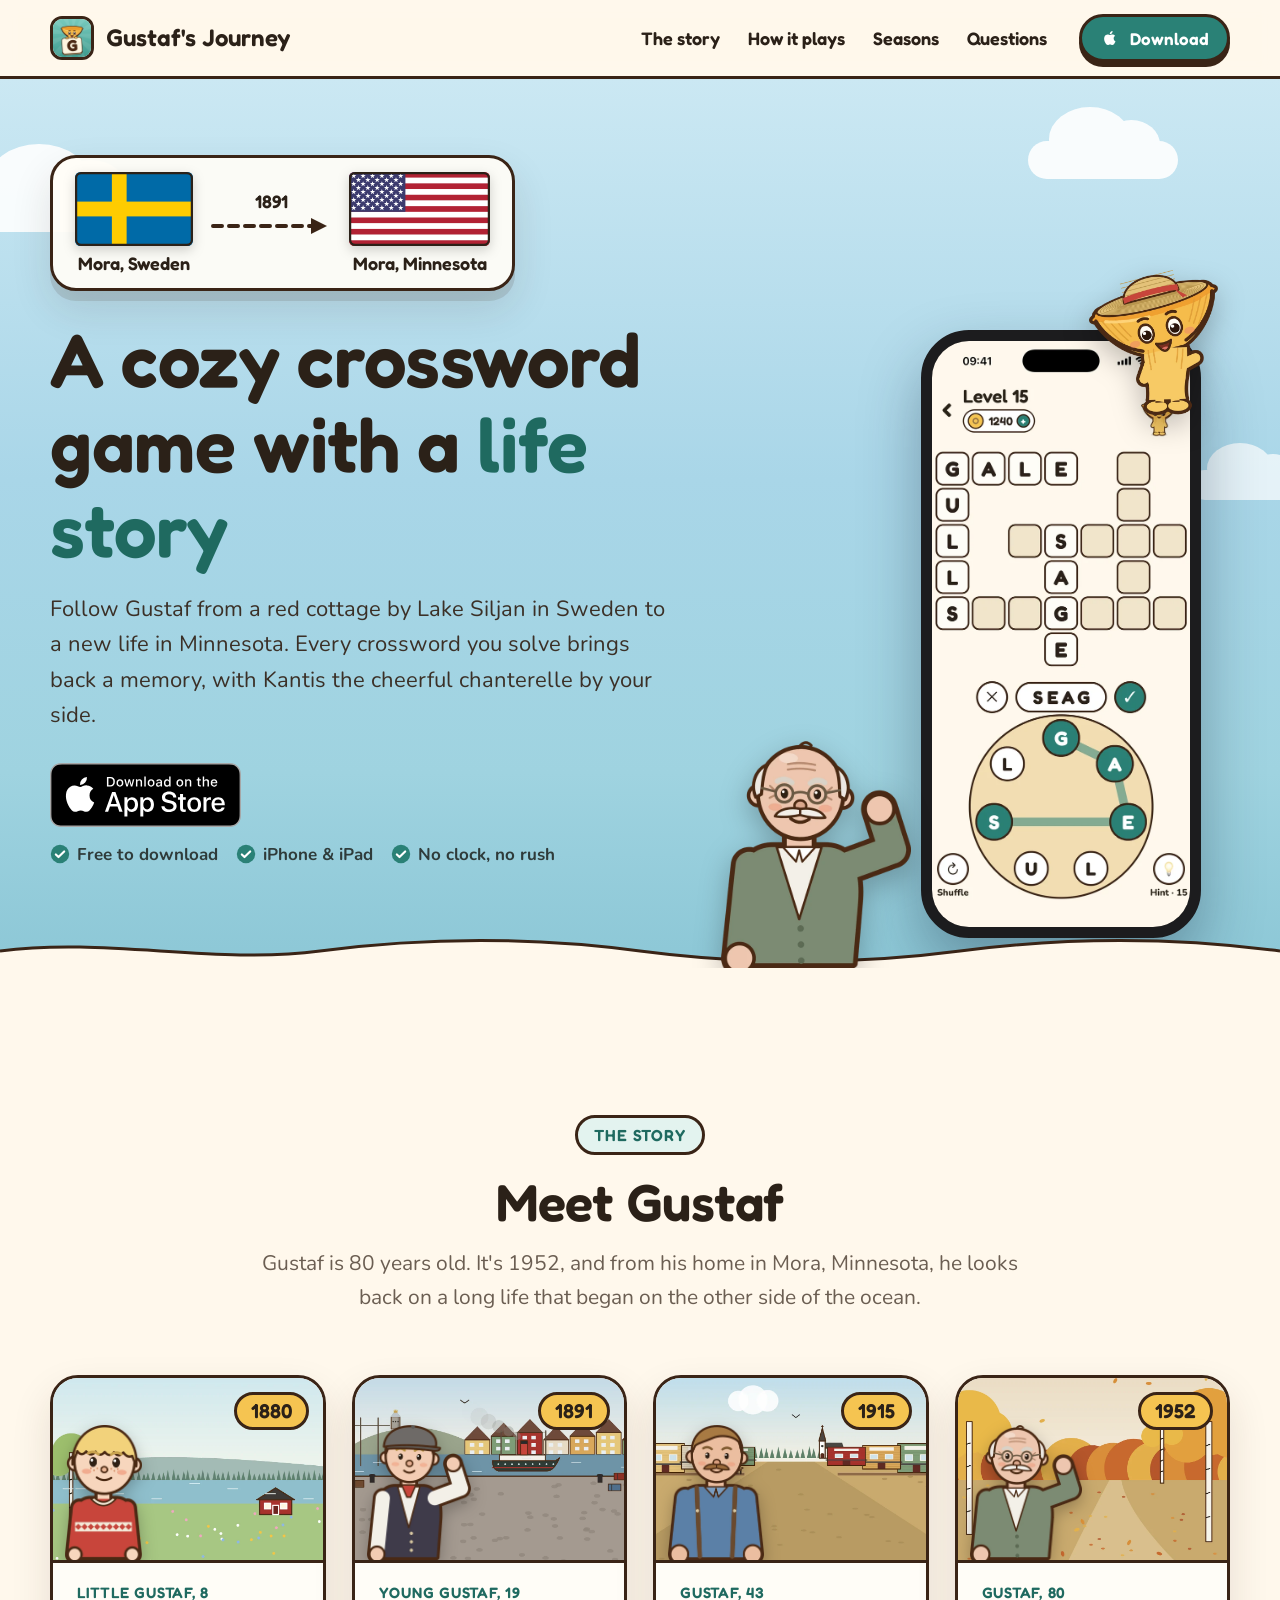
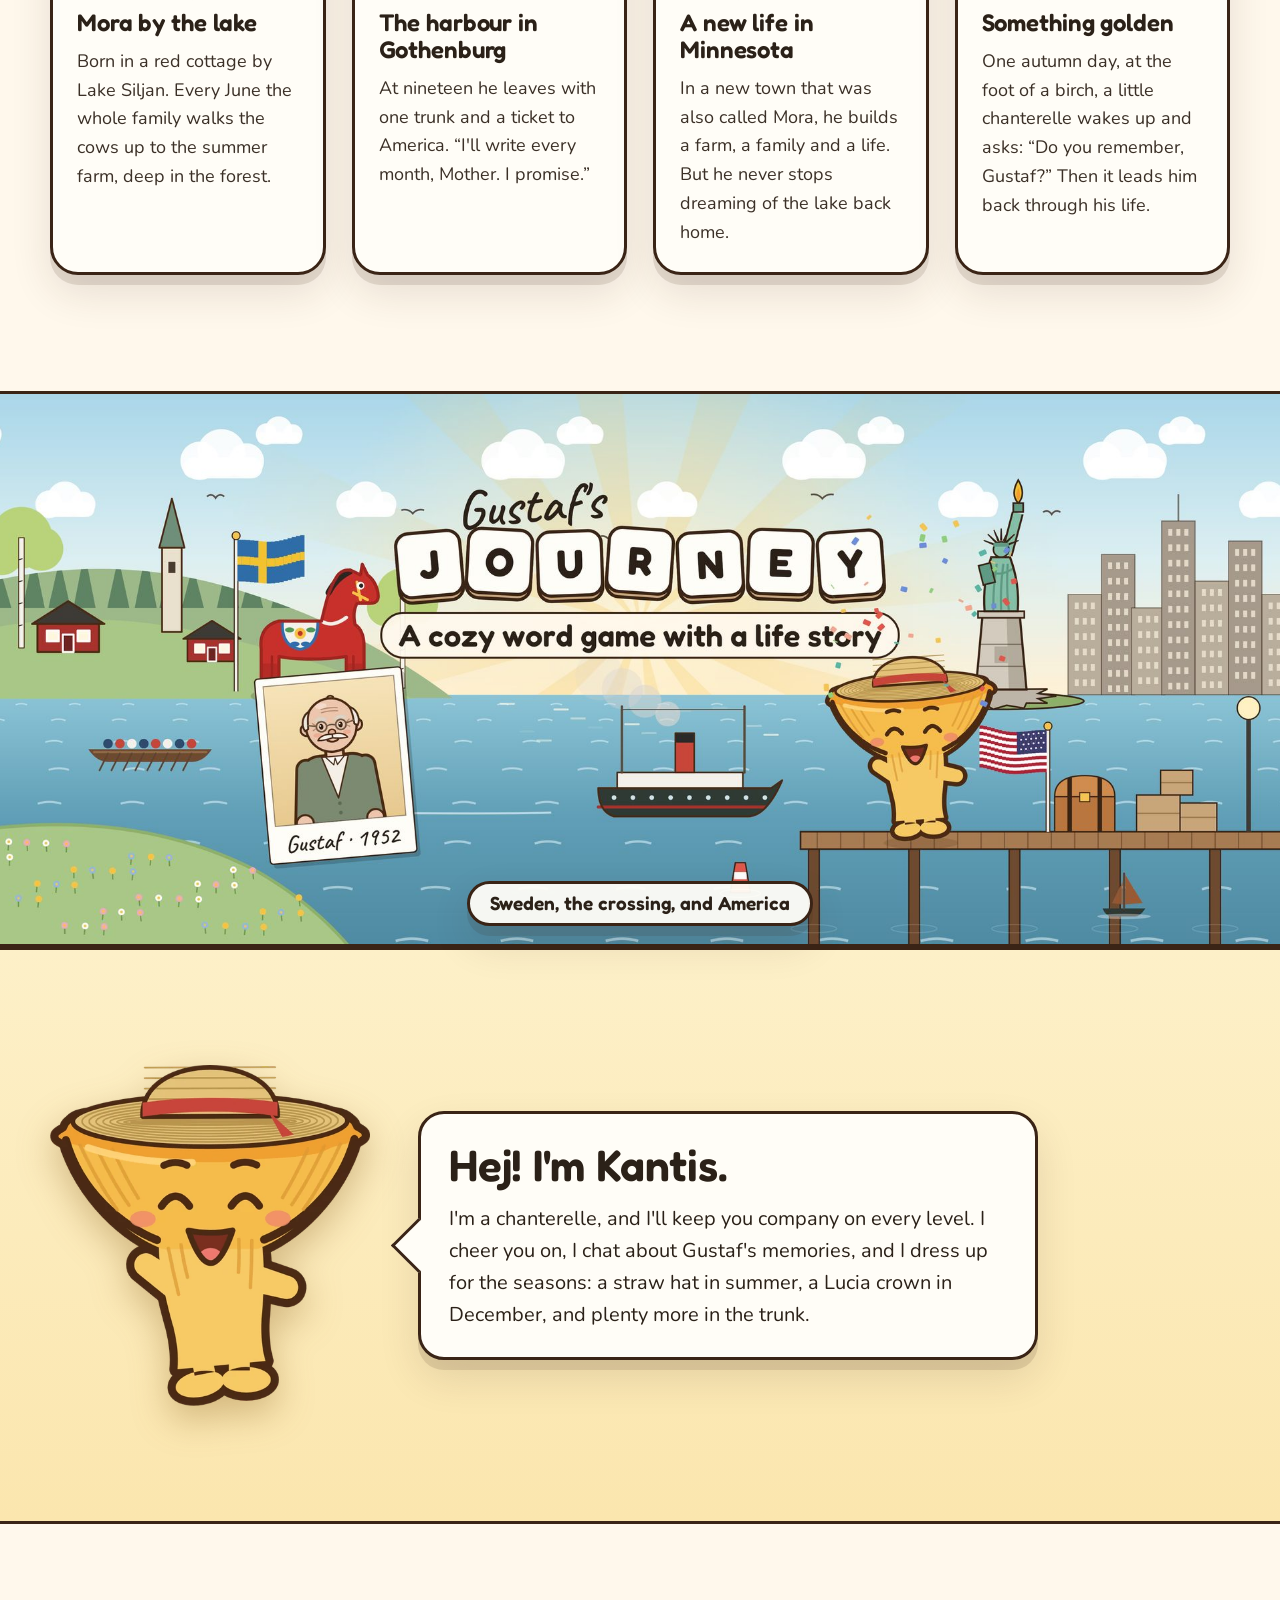
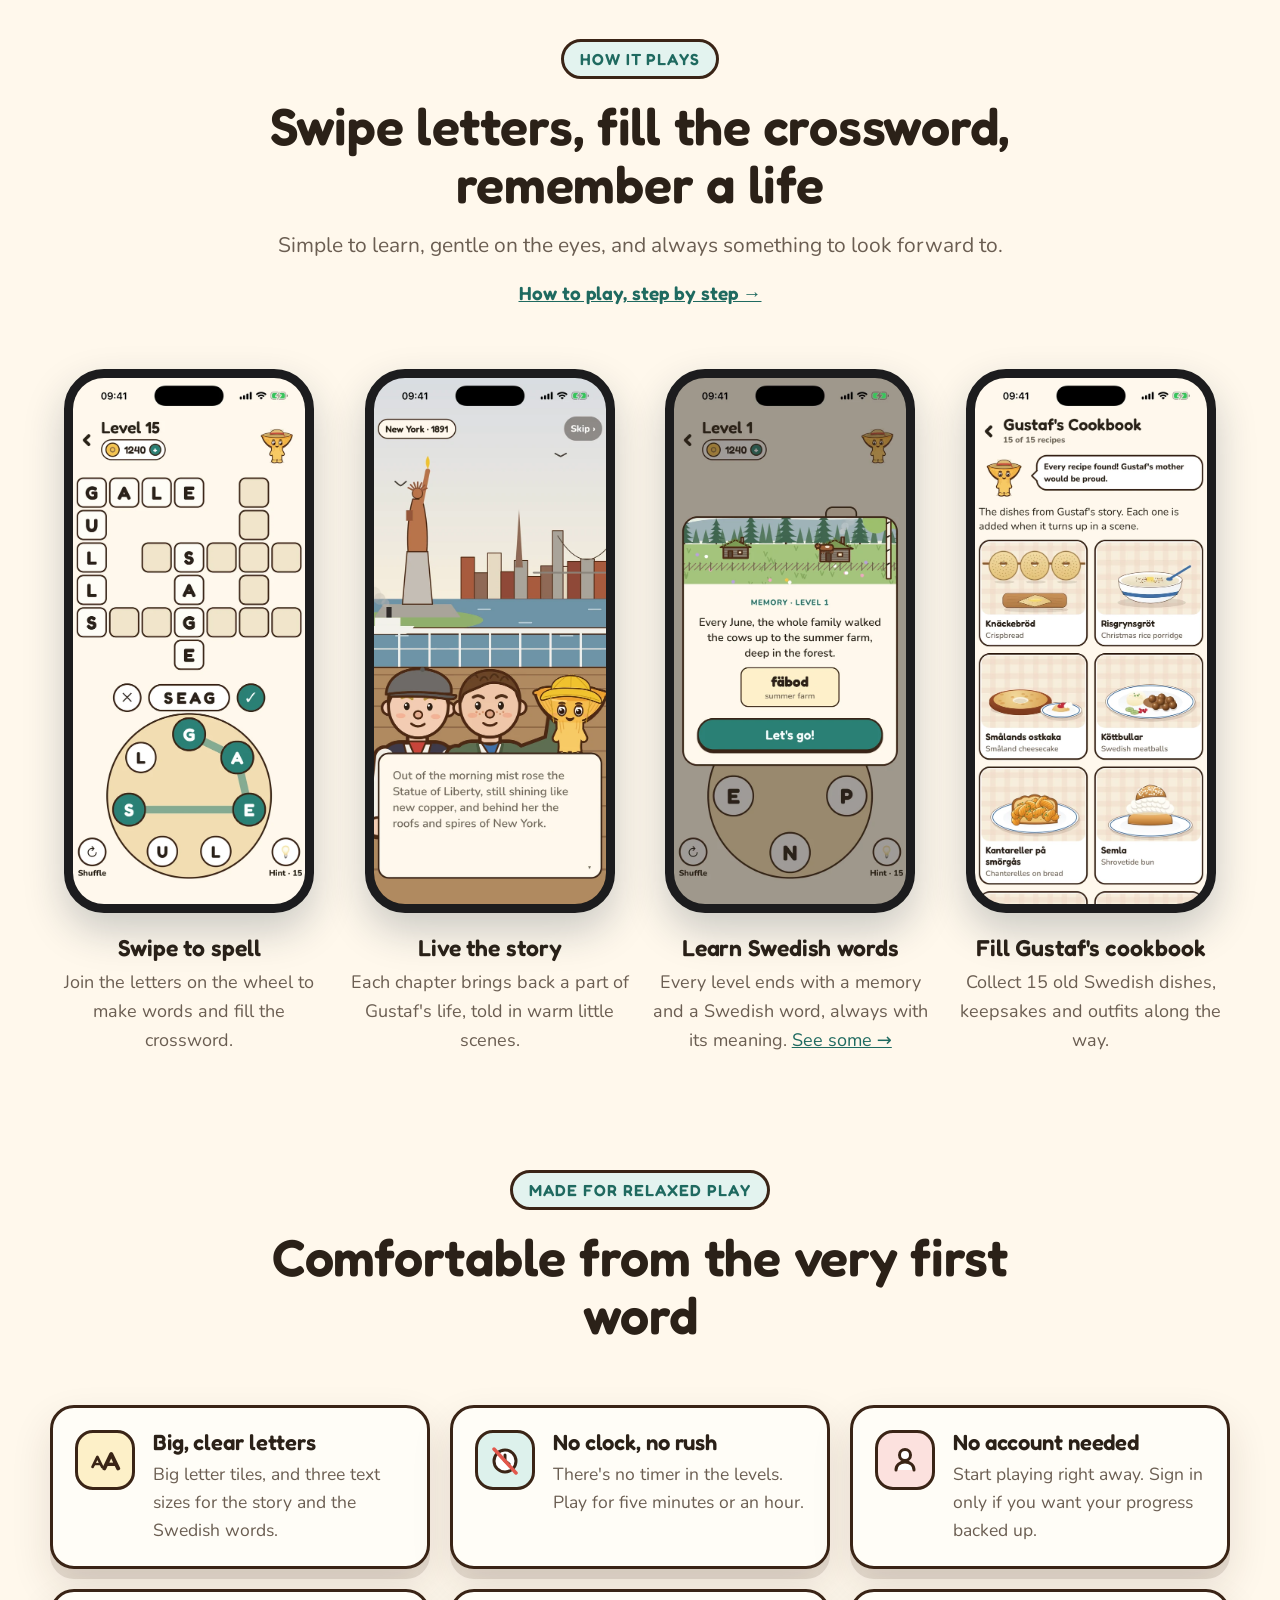
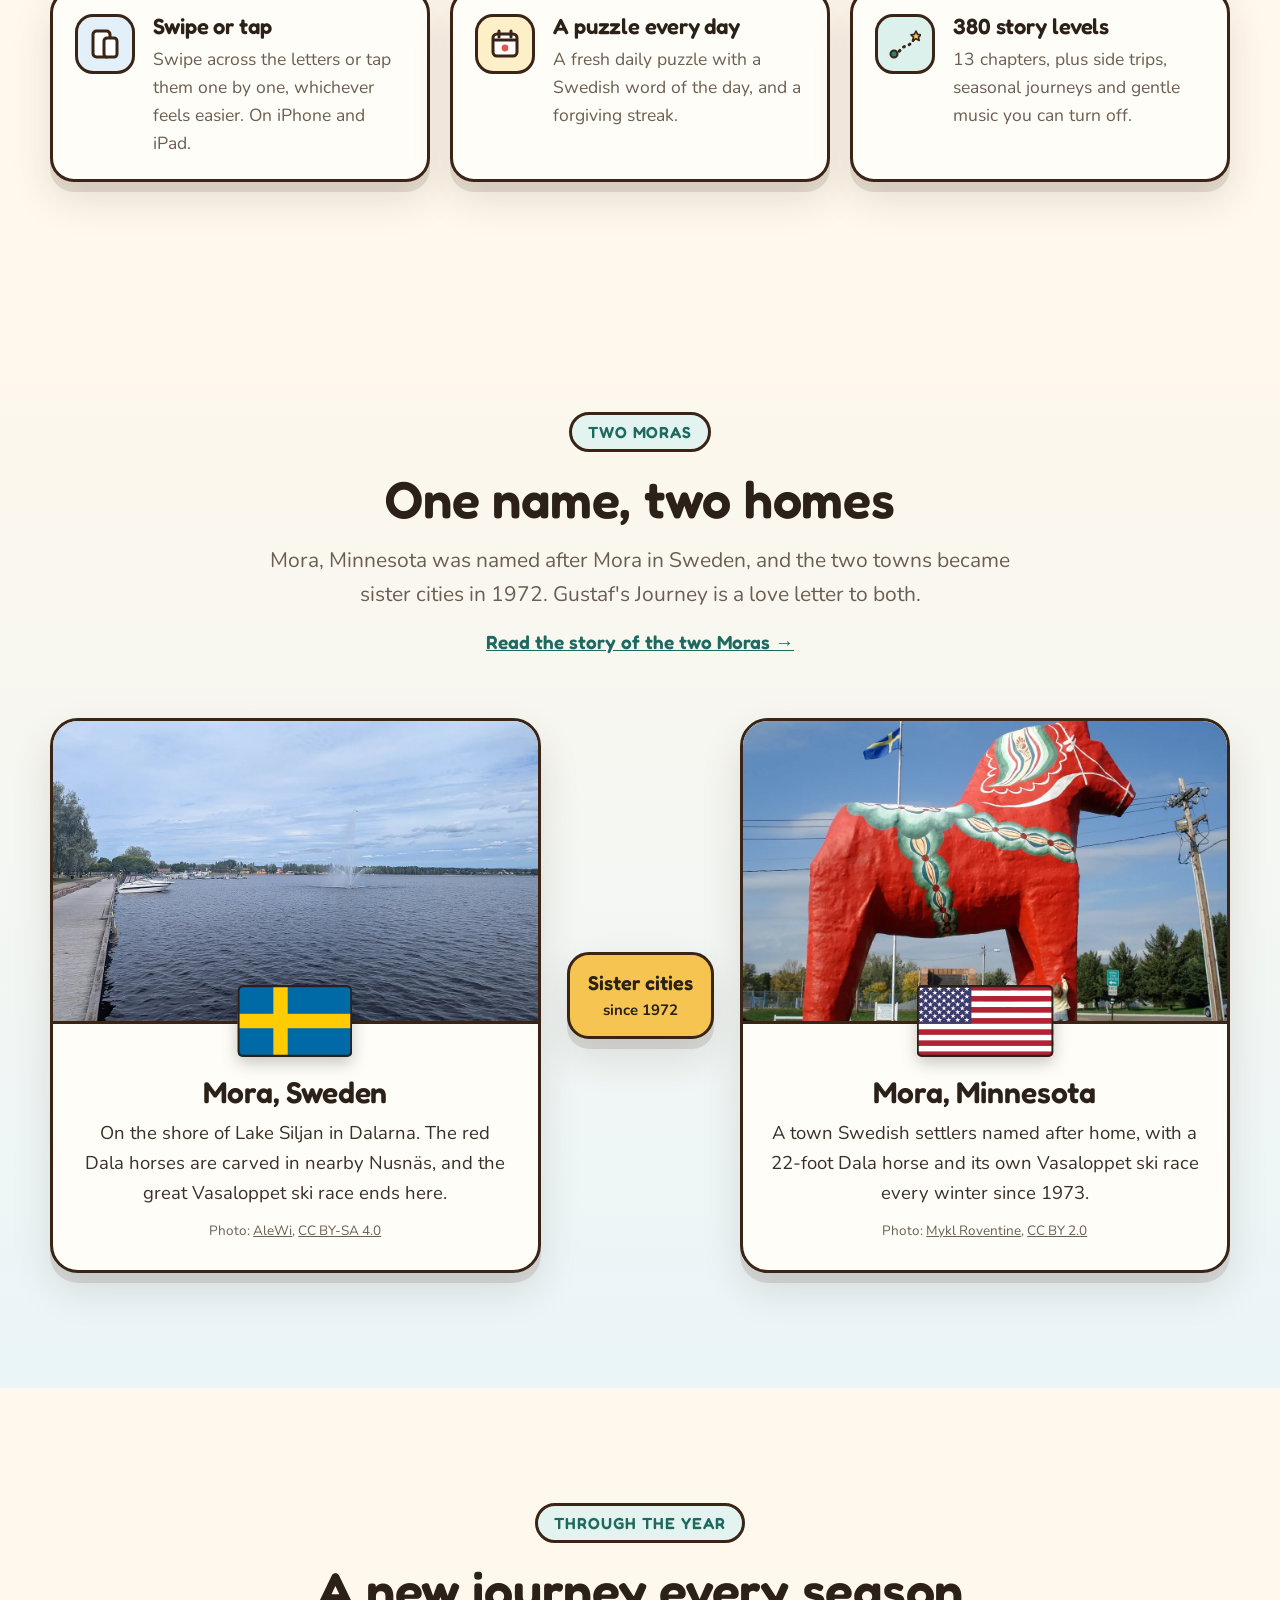
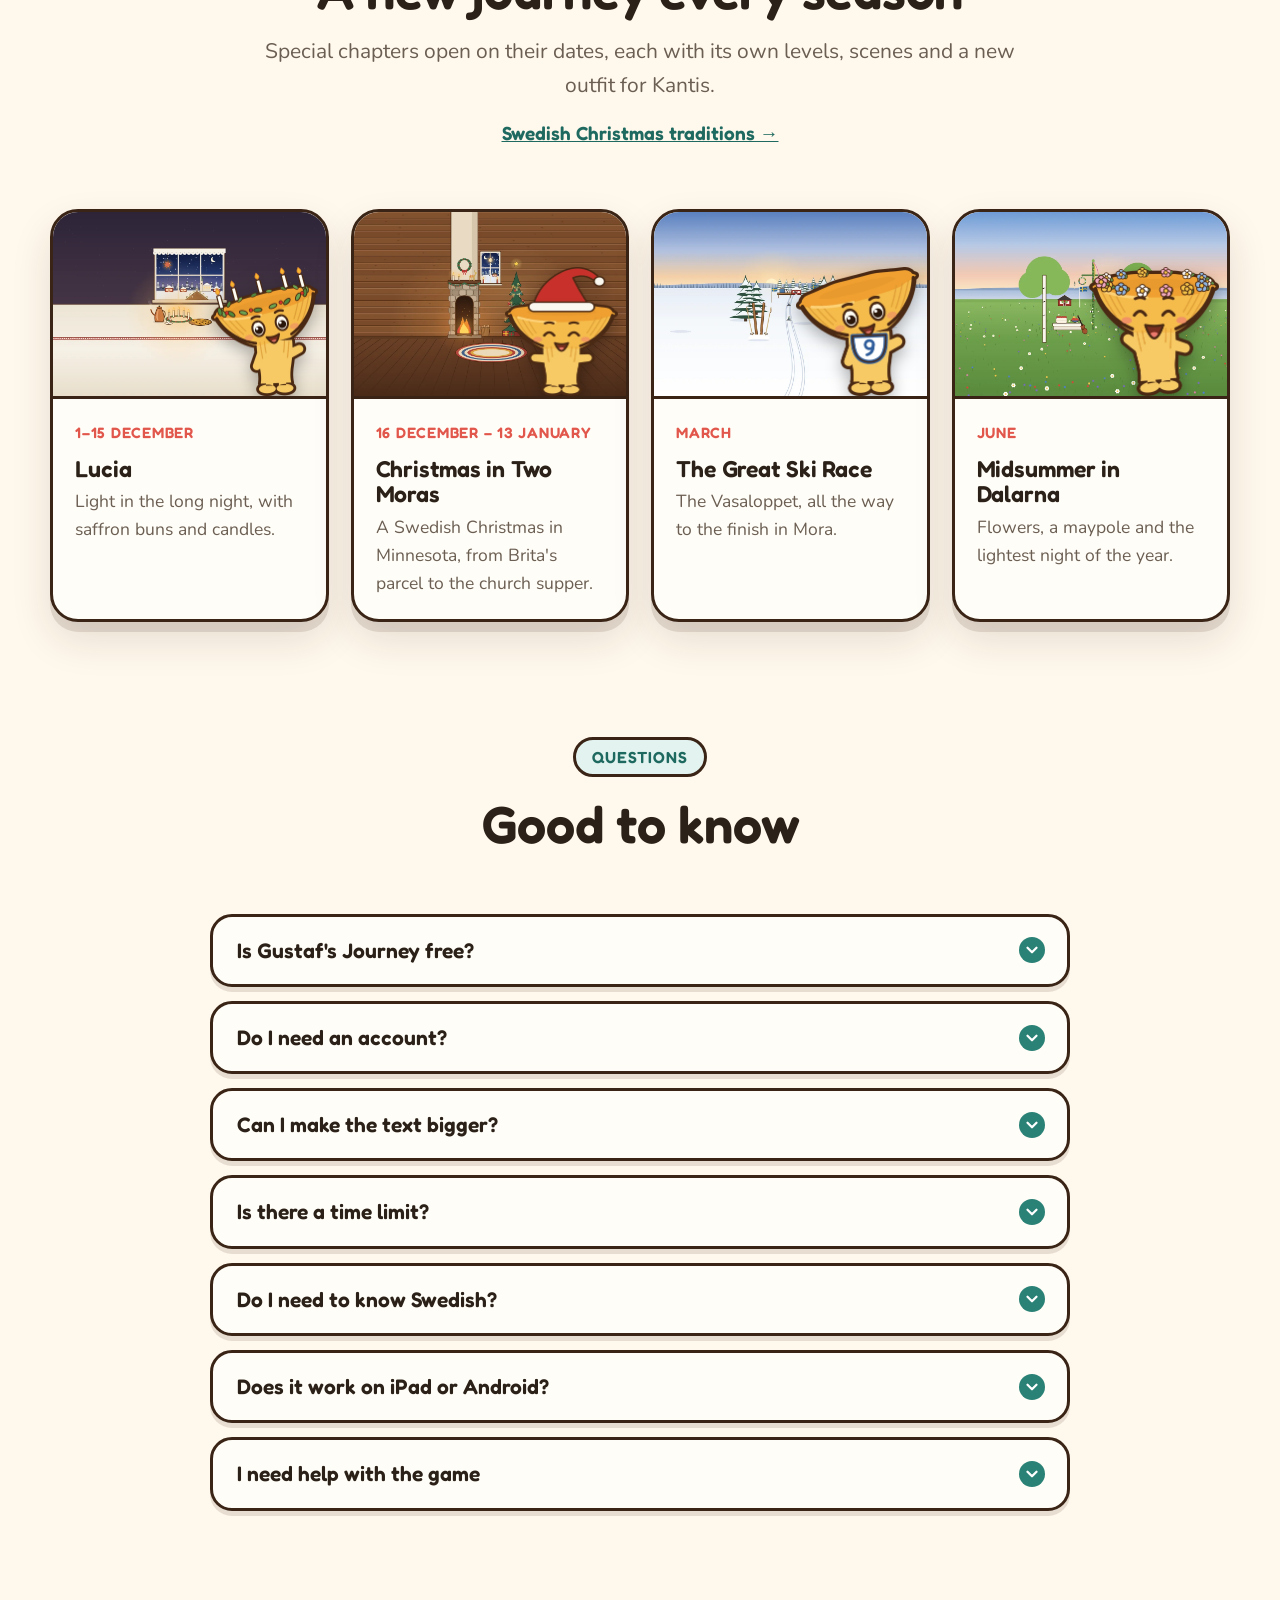
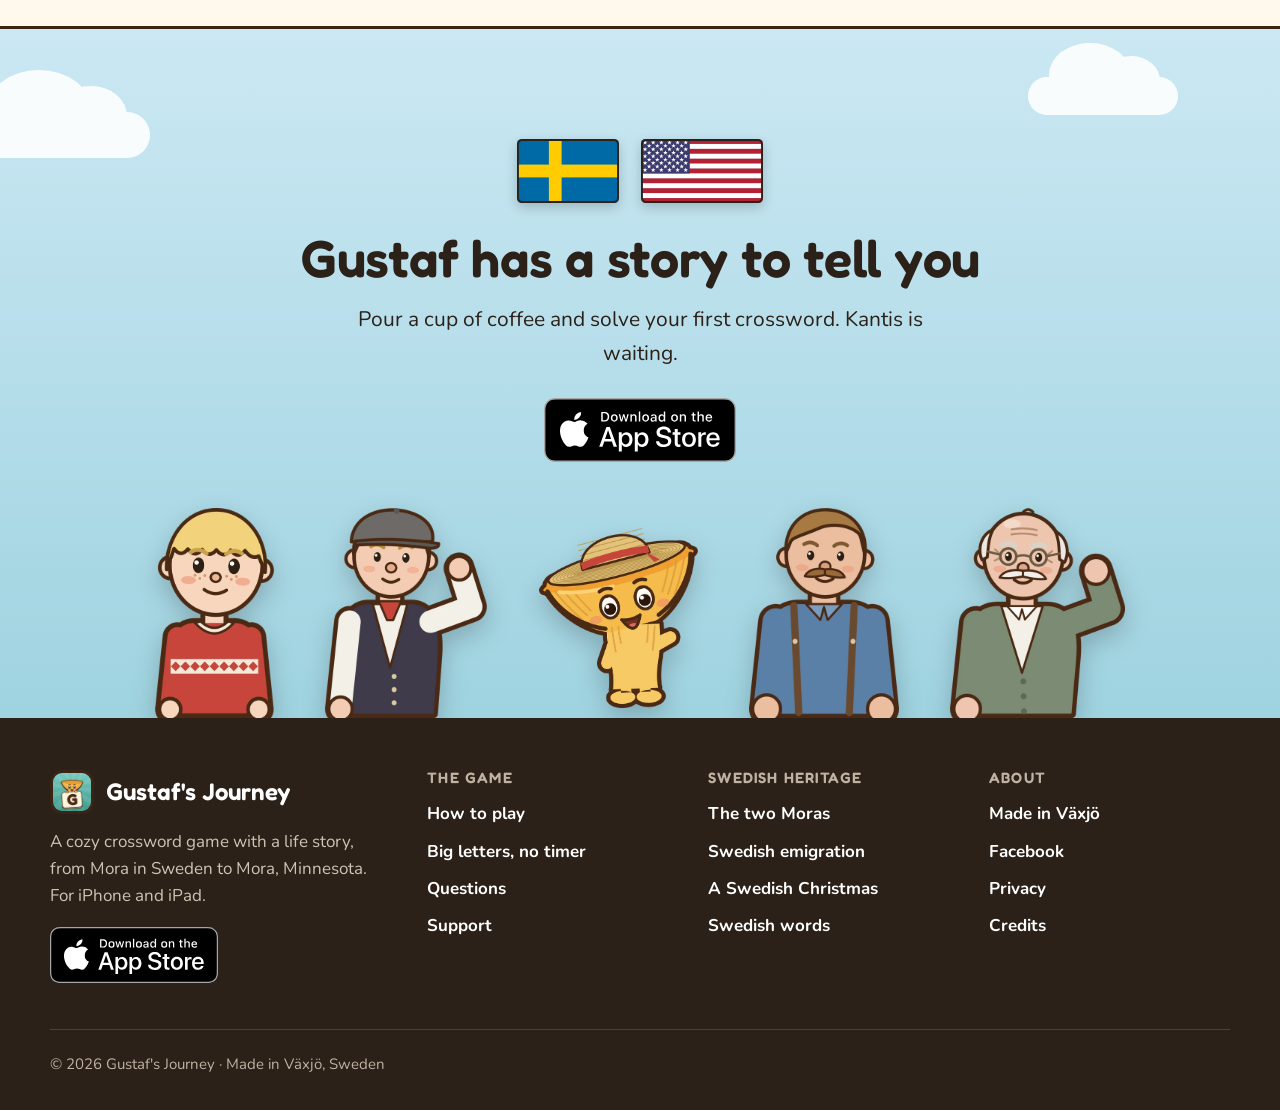
<file: index.html>
<!doctype html>
<html lang="en">
<head>
  <meta charset="utf-8">
  <meta name="viewport" content="width=device-width, initial-scale=1, viewport-fit=cover">
  <title>Gustaf's Journey – A cozy crossword game with a life story</title>
  <meta name="description" content="A cozy word game for iPhone and iPad. Follow Gustaf from Mora, Sweden to Mora, Minnesota: every crossword you solve brings back a memory. Big letters, no clock.">
  <link rel="canonical" href="https://gustafsjourney.com/">
  <meta name="theme-color" content="#A9D6E8">
  <meta name="apple-itunes-app" content="app-id=6825813658">
  <meta property="og:type" content="website">
  <meta property="og:site_name" content="Gustaf's Journey">
  <meta property="og:title" content="Gustaf's Journey – A cozy crossword game with a life story">
  <meta property="og:description" content="From Mora, Sweden to Mora, Minnesota. Every crossword you solve brings back a memory. For iPhone and iPad.">
  <meta property="og:url" content="https://gustafsjourney.com/">
  <meta property="og:image" content="https://gustafsjourney.com/img/og.jpg">
  <meta property="og:image:width" content="1200">
  <meta property="og:image:height" content="630">
  <meta name="twitter:card" content="summary_large_image">
  <link rel="icon" type="image/png" href="favicon.png">
  <link rel="apple-touch-icon" href="apple-touch-icon.png">
  <link rel="preload" href="fonts/fredoka-600.woff" as="font" type="font/woff" crossorigin>
  <script type="application/ld+json">
  {
    "@context": "https://schema.org",
    "@type": ["VideoGame", "MobileApplication"],
    "name": "Gustaf's Journey: Word Game",
    "alternateName": "Gustaf's Journey",
    "description": "A cozy crossword game with a life story. Follow Gustaf, a Swedish emigrant, from a farm by Lake Siljan in Mora, Sweden to a new life in Mora, Minnesota. Every crossword brings back a memory.",
    "url": "https://gustafsjourney.com/",
    "image": "https://gustafsjourney.com/img/og.jpg",
    "operatingSystem": "iOS",
    "applicationCategory": "GameApplication",
    "genre": ["Word game", "Crossword", "Puzzle"],
    "gamePlatform": ["iPhone", "iPad"],
    "inLanguage": "en",
    "installUrl": "https://apps.apple.com/app/gustafs-journey-word-game/id6825813658",
    "offers": { "@type": "Offer", "price": "0", "priceCurrency": "USD" },
    "sameAs": ["https://apps.apple.com/app/gustafs-journey-word-game/id6825813658", "https://www.facebook.com/gustafsjourney"]
  }
  </script>
  <script type="application/ld+json">
  {
    "@context": "https://schema.org",
    "@type": "FAQPage",
    "mainEntity": [
      { "@type": "Question", "name": "Is Gustaf's Journey free?", "acceptedAnswer": { "@type": "Answer", "text": "Yes, it's free to download and play. After the first 20 levels, a short ad appears between some levels. An optional Pro subscription removes those ads and adds 3 free hints a day. Coin packs are optional too." } },
      { "@type": "Question", "name": "Do I need an account?", "acceptedAnswer": { "@type": "Answer", "text": "No. You can start playing right away. If you like, sign in with Apple or Google to keep your progress safe and carry it to another iPhone or iPad." } },
      { "@type": "Question", "name": "Can I make the text bigger?", "acceptedAnswer": { "@type": "Answer", "text": "Yes. Settings has three text sizes (Normal, Large and Larger) for the story, the memory cards and the Swedish words, and the game follows your iPhone's own text size too. The crossword letters are big from the start." } },
      { "@type": "Question", "name": "Is there a time limit?", "acceptedAnswer": { "@type": "Answer", "text": "No. There's no clock in the levels, so you can take as long as you like." } },
      { "@type": "Question", "name": "Do I need to know Swedish?", "acceptedAnswer": { "@type": "Answer", "text": "Not at all. The game is in English. Along the way you'll pick up Swedish words, each with its English meaning." } },
      { "@type": "Question", "name": "Does it work on iPad or Android?", "acceptedAnswer": { "@type": "Answer", "text": "It's made for iPhone and iPad. There's no Android version yet." } }
    ]
  }
  </script>
  <style>
    @font-face { font-family: "Fredoka"; font-weight: 600; font-display: swap; src: url("fonts/fredoka-600.woff") format("woff"); }
    @font-face { font-family: "Nunito"; font-weight: 400; font-display: swap; src: url("fonts/nunito-400.woff") format("woff"); }
    @font-face { font-family: "Nunito"; font-weight: 700; font-display: swap; src: url("fonts/nunito-700.woff") format("woff"); }
    :root {
      --bg: #FFF8EC; --paper: #FFFDF7; --ink: #2B2118; --muted: #6B5E52; --line: #EADBC4; --outline: #3A2416;
      --sky: #A9D6E8; --sky-light: #CBE8F3; --sea: #9FD3E0; --sea-deep: #4F8BA3; --teal: #2A8176; --teal-dark: #1F6A60;
      --coral: #E2574C; --sun: #F5C451; --sun-soft: #FDF0C8; --meadow: #A9C786; --sand: #F3DDB3;
      --radius: 28px; --shadow: 0 10px 0 rgba(58, 36, 22, .12), 0 18px 40px rgba(58, 36, 22, .12);
    }
    * { box-sizing: border-box; }
    html { scroll-behavior: smooth; -webkit-text-size-adjust: 100%; }
    body { margin: 0; background: var(--bg); color: var(--ink); font: 400 19px/1.6 "Nunito", system-ui, -apple-system, sans-serif; overflow-x: hidden; }
    img { display: block; max-width: 100%; height: auto; }
    a { color: var(--teal-dark); }
    h1, h2, h3 { font-family: "Fredoka", system-ui, sans-serif; font-weight: 600; line-height: 1.12; margin: 0; letter-spacing: -.005em; }
    h2 { font-size: clamp(32px, 4.6vw, 52px); }
    h3 { font-size: 26px; }
    p { margin: 0; }
    .wrap { width: min(1180px, 100% - 40px); margin-inline: auto; }
    .eyebrow { display: inline-block; font: 600 16px/1 "Fredoka", sans-serif; letter-spacing: .06em; text-transform: uppercase; color: var(--teal-dark); background: #E3F3EF; border: 3px solid var(--outline); border-radius: 999px; padding: 9px 16px; margin-bottom: 18px; }
    .section { padding: clamp(64px, 9vw, 120px) 0; }
    .section-head { text-align: center; max-width: 760px; margin: 0 auto clamp(36px, 5vw, 60px); }
    .section-head p { margin-top: 16px; font-size: 21px; color: var(--muted); }
    .visually-hidden { position: absolute; width: 1px; height: 1px; overflow: hidden; clip: rect(0 0 0 0); white-space: nowrap; }

    /* Buttons */
    .store-badge { display: inline-block; line-height: 0; border-radius: 14px; transition: transform .2s; }
    .store-badge img { height: 64px; width: auto; }
    .store-badge:hover { transform: translateY(-2px) scale(1.03); }
    .store-badge:focus-visible, .btn:focus-visible { outline: 4px solid var(--coral); outline-offset: 4px; }
    .btn { display: inline-flex; align-items: center; gap: 10px; font: 600 19px/1 "Fredoka", sans-serif; text-decoration: none; color: #fff; background: var(--teal); border: 3px solid var(--outline); border-radius: 999px; padding: 13px 22px; box-shadow: 0 5px 0 var(--outline); transition: transform .15s, box-shadow .15s; white-space: nowrap; }
    .btn:hover { transform: translateY(2px); box-shadow: 0 3px 0 var(--outline); }
    .btn svg { width: 20px; height: 20px; fill: currentColor; }

    /* Nav */
    .nav { position: sticky; top: 0; z-index: 20; background: rgba(255, 248, 236, .92); backdrop-filter: saturate(1.4) blur(10px); -webkit-backdrop-filter: saturate(1.4) blur(10px); border-bottom: 3px solid var(--outline); }
    .nav .wrap { display: flex; align-items: center; gap: 24px; height: 76px; }
    .brand { display: flex; align-items: center; gap: 12px; text-decoration: none; color: var(--ink); font: 600 24px/1 "Fredoka", sans-serif; }
    .brand img { width: 44px; height: 44px; border-radius: 12px; border: 3px solid var(--outline); }
    .nav-links { display: none; gap: 28px; margin-left: auto; }
    .nav-links a { color: var(--ink); text-decoration: none; font: 600 18px/1 "Fredoka", sans-serif; }
    .nav-links a:hover { color: var(--teal-dark); }
    .nav .btn { margin-left: auto; padding: 11px 18px; font-size: 17px; }
    @media (min-width: 980px) { .nav-links { display: flex; } .nav .btn { margin-left: 8px; } }

    /* Hero */
    .hero { position: relative; overflow: hidden; background: linear-gradient(#CBE8F3 0%, #A9D6E8 45%, #9FD3E0 78%, #8CC7D6 100%); padding: clamp(36px, 6vw, 76px) 0 0; }
    .cloud { position: absolute; background: #fff; border-radius: 999px; opacity: .9; }
    .cloud::before, .cloud::after { content: ""; position: absolute; background: #fff; border-radius: 50%; }
    .cloud::before { width: 55%; height: 170%; left: 14%; bottom: 20%; }
    .cloud::after { width: 38%; height: 130%; right: 12%; bottom: 25%; }
    .c1 { width: 190px; height: 46px; top: 12%; left: -40px; }
    .c2 { width: 150px; height: 38px; top: 7%; right: 8%; }
    .c3 { width: 120px; height: 30px; top: 44%; right: -30px; opacity: .7; }
    .hero-grid { position: relative; display: grid; gap: 24px; align-items: end; }
    .hero-copy { text-align: center; padding-bottom: 8px; }
    .journey { display: inline-flex; align-items: center; gap: clamp(10px, 2vw, 18px); background: rgba(255, 253, 247, .94); border: 3px solid var(--outline); border-radius: 26px; padding: 14px clamp(14px, 2.4vw, 22px); box-shadow: var(--shadow); margin-bottom: 26px; }
    .place { display: flex; flex-direction: column; align-items: center; gap: 8px; font: 600 clamp(15px, 1.7vw, 18px)/1.1 "Fredoka", sans-serif; white-space: nowrap; }
    .place img { height: clamp(48px, 7vw, 74px); width: auto; filter: drop-shadow(0 4px 6px rgba(0,0,0,.18)); }
    .route { display: flex; flex-direction: column; align-items: center; gap: 6px; margin-top: -18px; font: 600 clamp(15px, 1.7vw, 18px)/1 "Fredoka", sans-serif; }
    .route svg { width: clamp(64px, 10vw, 120px); height: 20px; }
    .hero h1 { font-size: clamp(40px, 6.4vw, 76px); }
    .hero h1 em { font-style: normal; color: var(--teal-dark); }
    .hero .lead { margin: 20px auto 0; max-width: 34em; font-size: clamp(19px, 2vw, 22px); color: #3B3027; }
    .cta { margin-top: 30px; display: flex; flex-direction: column; align-items: center; gap: 14px; }
    .ticks { display: flex; flex-wrap: wrap; justify-content: center; gap: 8px 18px; list-style: none; padding: 0; margin: 0; font-weight: 700; font-size: 17px; color: #2F3B3A; }
    .ticks li { display: flex; align-items: center; gap: 7px; }
    .ticks svg { width: 20px; height: 20px; flex: none; }
    .stage { --pw: clamp(200px, 52vw, 280px); --gw: clamp(128px, 34vw, 190px); position: relative; height: calc(var(--pw) * 2.173 + 60px); }
    .stage .phone { left: calc(50% - (var(--gw) + 10px + var(--pw)) / 2 + var(--gw) + 10px); top: 60px; transform: none; width: var(--pw); border-width: clamp(8px, 2.6vw, 11px); border-radius: clamp(34px, 9vw, 48px); }
    .phone { position: absolute; aspect-ratio: 640 / 1391; border: 12px solid #1C1C1E; border-radius: 52px; overflow: hidden; background: #000; box-shadow: 0 28px 60px rgba(20, 40, 60, .35); }
    .phone img { width: 100%; height: 100%; object-fit: cover; }
    .hero .gustaf { position: absolute; left: calc(50% - (var(--gw) + 10px + var(--pw)) / 2); bottom: -30px; width: var(--gw); filter: drop-shadow(0 10px 14px rgba(0,0,0,.25)); z-index: 2; }
    .hero .kantis { position: absolute; left: calc(50% - (var(--gw) + 10px + var(--pw)) / 2 + var(--gw) + 10px + var(--pw) * .6); top: 0; width: calc(var(--pw) * .46); filter: drop-shadow(0 10px 14px rgba(0,0,0,.25)); z-index: 2; animation: bob 3.6s ease-in-out infinite; transform-origin: 50% 100%; }
    @keyframes bob { 0%, 100% { transform: translateY(0) rotate(-3deg); } 50% { transform: translateY(-6px) rotate(3deg); } }
    @media (prefers-reduced-motion: reduce) { .hero .kantis { animation: none; } html { scroll-behavior: auto; } }
    .hero { padding-bottom: 30px; }
    @media (min-width: 1100px) {
      .hero-grid { grid-template-columns: 1.08fr .92fr; gap: 10px; }
      .hero-copy { text-align: left; padding-bottom: 70px; }
      .hero .lead { margin-left: 0; }
      .cta { align-items: flex-start; }
      .ticks { justify-content: flex-start; }
      .stage { --pw: 280px; --gw: 190px; }
    }
    .shore { position: relative; height: 34px; margin-top: -2px; background: var(--bg); }
    .shore svg { position: absolute; left: 0; right: 0; top: -33px; width: 100%; height: 36px; }

    /* Panorama */
    .panorama { margin: 0; position: relative; border-top: 3px solid var(--outline); border-bottom: 3px solid var(--outline); background: var(--sky); }
    .panorama img { width: 100%; height: clamp(260px, 43vw, 640px); object-fit: cover; object-position: 50% 50%; }
    .panorama figcaption { position: absolute; left: 50%; bottom: 18px; transform: translateX(-50%); background: rgba(255, 253, 247, .95); border: 3px solid var(--outline); border-radius: 999px; padding: 8px 20px; font: 600 clamp(15px, 1.8vw, 19px)/1.2 "Fredoka", sans-serif; white-space: nowrap; box-shadow: var(--shadow); }

    /* Story chapters */
    .chapters { display: grid; gap: 26px; grid-template-columns: 1fr; }
    @media (min-width: 700px) { .chapters { grid-template-columns: 1fr 1fr; } }
    @media (min-width: 1100px) { .chapters { grid-template-columns: repeat(4, 1fr); } }
    .chapter { background: var(--paper); border: 3px solid var(--outline); border-radius: var(--radius); overflow: hidden; box-shadow: var(--shadow); display: flex; flex-direction: column; }
    .chapter .scene { position: relative; aspect-ratio: 16 / 11; overflow: hidden; border-bottom: 3px solid var(--outline); }
    .chapter .scene > img:first-child { width: 100%; height: 100%; object-fit: cover; }
    .chapter .who { position: absolute; left: 12px; bottom: 0; height: 74%; width: auto; filter: drop-shadow(0 6px 8px rgba(0,0,0,.25)); }
    .year { position: absolute; top: 14px; right: 14px; background: var(--sun); border: 3px solid var(--outline); border-radius: 999px; padding: 6px 14px; font: 600 20px/1 "Fredoka", sans-serif; }
    .chapter .body { padding: 22px 24px 26px; }
    .chapter h3 { font-size: 24px; }
    .chapter .age { display: block; font: 600 15px/1 "Fredoka", sans-serif; color: var(--teal-dark); text-transform: uppercase; letter-spacing: .05em; margin-bottom: 10px; }
    .chapter p { margin-top: 10px; font-size: 18px; color: #3B3027; }

    /* Kantis */
    .kantis-band { background: linear-gradient(#FDF0C8, #FBE6AE); border-top: 3px solid var(--outline); border-bottom: 3px solid var(--outline); }
    .kantis-grid { display: grid; gap: 28px; align-items: center; justify-items: center; text-align: center; }
    .kantis-grid img { width: clamp(200px, 40vw, 320px); filter: drop-shadow(0 14px 18px rgba(120, 70, 0, .3)); }
    .bubble { position: relative; background: var(--paper); border: 3px solid var(--outline); border-radius: 26px; padding: 26px 28px; box-shadow: var(--shadow); max-width: 620px; text-align: left; }
    .bubble h2 { font-size: clamp(30px, 4vw, 44px); }
    .bubble p { margin-top: 14px; font-size: 20px; }
    @media (min-width: 860px) {
      .kantis-grid { grid-template-columns: auto 1fr; justify-items: start; gap: 48px; }
      .bubble::before { content: ""; position: absolute; left: -22px; top: 46%; width: 36px; height: 36px; background: var(--paper); border-left: 3px solid var(--outline); border-bottom: 3px solid var(--outline); transform: rotate(45deg); }
    }

    /* How it plays */
    .plays { display: grid; gap: 34px 22px; grid-template-columns: repeat(2, 1fr); }
    @media (min-width: 1000px) { .plays { grid-template-columns: repeat(4, 1fr); } }
    .play { text-align: center; }
    .play .phone { position: relative; left: auto; top: auto; transform: none; width: min(100%, 250px); margin: 0 auto; border-width: 9px; border-radius: 40px; box-shadow: 0 18px 40px rgba(20, 40, 60, .22); }
    .play h3 { margin-top: 22px; font-size: 23px; }
    .play p { margin-top: 8px; font-size: 18px; color: var(--muted); max-width: 17em; margin-inline: auto; }

    /* Features */
    .features { display: grid; gap: 20px; grid-template-columns: 1fr; }
    @media (min-width: 640px) { .features { grid-template-columns: 1fr 1fr; } }
    @media (min-width: 1000px) { .features { grid-template-columns: repeat(3, 1fr); } }
    .feature { display: flex; gap: 18px; align-items: flex-start; background: var(--paper); border: 3px solid var(--outline); border-radius: 24px; padding: 22px; box-shadow: var(--shadow); }
    .feature .icon { flex: none; width: 60px; height: 60px; border-radius: 18px; border: 3px solid var(--outline); display: grid; place-items: center; }
    .feature .icon svg { width: 32px; height: 32px; }
    .feature h3 { font-size: 22px; }
    .feature p { margin-top: 6px; font-size: 17.5px; color: var(--muted); }

    /* Two Moras */
    .moras { background: linear-gradient(var(--bg), #EAF5F8); }
    .twin { display: grid; gap: 26px; grid-template-columns: 1fr; align-items: stretch; }
    @media (min-width: 900px) { .twin { grid-template-columns: 1fr auto 1fr; } }
    .town { background: var(--paper); border: 3px solid var(--outline); border-radius: var(--radius); overflow: hidden; box-shadow: var(--shadow); }
    .town .scene { position: relative; aspect-ratio: 16 / 10; border-bottom: 3px solid var(--outline); }
    .town .scene > img:first-child { width: 100%; height: 100%; object-fit: cover; }
    .town .flag { position: absolute; left: 50%; bottom: -36px; transform: translateX(-50%); height: 72px; width: auto; filter: drop-shadow(0 6px 8px rgba(0,0,0,.22)); }
    .town .body { padding: 52px 26px 28px; text-align: center; }
    .town h3 { font-size: 30px; }
    .town p { margin-top: 10px; font-size: 18.5px; color: #3B3027; }
    .bridge { display: grid; place-items: center; }
    .bridge span { display: block; text-align: center; background: var(--sun); border: 3px solid var(--outline); border-radius: 22px; padding: 16px 18px; font: 600 20px/1.2 "Fredoka", sans-serif; box-shadow: var(--shadow); max-width: 220px; }
    .bridge small { display: block; font: 700 15px/1.3 "Nunito", sans-serif; margin-top: 6px; }

    /* Seasons */
    .seasons { display: grid; gap: 22px; grid-template-columns: 1fr; }
    @media (min-width: 640px) { .seasons { grid-template-columns: 1fr 1fr; } }
    @media (min-width: 1100px) { .seasons { grid-template-columns: repeat(4, 1fr); } }
    .season { position: relative; border: 3px solid var(--outline); border-radius: var(--radius); overflow: hidden; background: var(--paper); box-shadow: var(--shadow); }
    .season .scene { position: relative; aspect-ratio: 16 / 11; border-bottom: 3px solid var(--outline); overflow: hidden; }
    .season .scene > img:first-child { width: 100%; height: 100%; object-fit: cover; }
    .season .who { position: absolute; right: 8px; bottom: 0; height: 70%; width: auto; filter: drop-shadow(0 6px 8px rgba(0,0,0,.3)); }
    .season .body { padding: 18px 22px 22px; }
    .season .when { font: 600 15px/1 "Fredoka", sans-serif; color: var(--coral); text-transform: uppercase; letter-spacing: .05em; }
    .season h3 { margin-top: 8px; font-size: 23px; }
    .season p { margin-top: 6px; font-size: 17.5px; color: var(--muted); }

    /* FAQ */
    .faq { max-width: 860px; margin: 0 auto; display: grid; gap: 14px; }
    details { background: var(--paper); border: 3px solid var(--outline); border-radius: 22px; box-shadow: 0 5px 0 rgba(58, 36, 22, .12); }
    summary { cursor: pointer; list-style: none; padding: 20px 64px 20px 24px; position: relative; font: 600 21px/1.3 "Fredoka", sans-serif; }
    summary::-webkit-details-marker { display: none; }
    summary::after { content: ""; position: absolute; right: 22px; top: 50%; width: 26px; height: 26px; margin-top: -13px; border-radius: 50%; background: var(--teal) url("data:image/svg+xml,%3Csvg xmlns='http://www.w3.org/2000/svg' viewBox='0 0 24 24'%3E%3Cpath d='M6 9l6 6 6-6' fill='none' stroke='%23fff' stroke-width='3' stroke-linecap='round' stroke-linejoin='round'/%3E%3C/svg%3E") center / 18px no-repeat; transition: transform .2s; }
    details[open] summary::after { transform: rotate(180deg); }
    details p { padding: 0 24px 22px; font-size: 18.5px; color: #3B3027; }

    /* Final CTA */
    .final { position: relative; overflow: hidden; background: linear-gradient(#CBE8F3, #9FD3E0); border-top: 3px solid var(--outline); text-align: center; padding: clamp(64px, 9vw, 110px) 0 0; }
    .final h2 { max-width: 15em; margin: 0 auto; }
    .final .flags { display: flex; justify-content: center; gap: 22px; margin-bottom: 26px; }
    .final .flags img { height: 64px; width: auto; filter: drop-shadow(0 4px 6px rgba(0,0,0,.2)); }
    .final p { margin: 16px auto 0; font-size: 21px; max-width: 30em; }
    .final .store-badge { margin-top: 28px; }
    .final .cast { display: flex; justify-content: center; align-items: flex-end; gap: clamp(12px, 4vw, 60px); margin-top: 36px; }
    .final .cast img { height: clamp(120px, 22vw, 210px); width: auto; filter: drop-shadow(0 10px 12px rgba(0,0,0,.2)); }
    .final .cast .k { height: clamp(110px, 19vw, 180px); margin-bottom: 10px; }
    @media (max-width: 640px) { .final .cast .wide { display: none; } }

    /* Footer */
    footer { background: var(--ink); color: #EFE5D6; padding: 52px 0 calc(34px + env(safe-area-inset-bottom)); font-size: 17px; }
    .foot { display: grid; gap: 34px 40px; grid-template-columns: 1fr; }
    @media (min-width: 760px) { .foot { grid-template-columns: 1.4fr 1fr 1fr 1fr; } }
    .foot .brand { color: #fff; }
    .foot p { margin: 14px 0 18px; color: #CFC3B3; max-width: 22em; }
    .foot nav { display: flex; flex-direction: column; gap: 10px; }
    .foot h2 { font-size: 15px; letter-spacing: .08em; text-transform: uppercase; color: #BFB2A2; margin-bottom: 4px; }
    .foot a { color: #fff; text-decoration: none; font-weight: 700; }
    .foot a:hover { text-decoration: underline; }
    .foot .store-badge img { height: 56px; }
    .foot-bottom { margin-top: 38px; padding-top: 22px; border-top: 1px solid rgba(255, 255, 255, .15); color: #BFB2A2; font-size: 15px; }
    .town .credit { display: block; margin-top: 12px; font-size: 13.5px; color: var(--muted); }
    .town .credit a { color: inherit; }
    .more-link { display: inline-block; margin-top: 18px; font: 600 19px/1.3 "Fredoka", sans-serif; color: var(--teal-dark); }
  </style>
</head>
<body>
  <header class="nav">
    <div class="wrap">
      <a class="brand" href="#top" aria-label="Gustaf's Journey, back to top"><img src="apple-touch-icon.png" alt="" width="44" height="44">Gustaf's Journey</a>
      <nav class="nav-links" aria-label="Sections">
        <a href="#story">The story</a>
        <a href="#play">How it plays</a>
        <a href="#seasons">Seasons</a>
        <a href="#faq">Questions</a>
      </nav>
      <a class="btn" href="https://apps.apple.com/app/apple-store/id6825813658?pt=121666913&amp;ct=website&amp;mt=8"><svg viewBox="0 0 24 24" aria-hidden="true"><path d="M16.37 12.6c-.02-2.13 1.74-3.15 1.82-3.2-1-1.45-2.54-1.65-3.08-1.67-1.3-.13-2.55.77-3.21.77-.67 0-1.69-.75-2.78-.73-1.42.02-2.74.83-3.48 2.11-1.49 2.58-.38 6.39 1.06 8.48.71 1.02 1.55 2.17 2.65 2.13 1.07-.04 1.47-.69 2.76-.69 1.28 0 1.65.69 2.77.67 1.15-.02 1.87-1.04 2.57-2.07.82-1.18 1.15-2.33 1.17-2.39-.03-.01-2.24-.86-2.25-3.41zM14.26 6.35c.58-.71.98-1.69.87-2.68-.84.04-1.87.57-2.47 1.27-.54.62-1.02 1.63-.89 2.59.94.07 1.9-.47 2.49-1.18z"/></svg>Download</a>
    </div>
  </header>

  <main id="top">
    <section class="hero" aria-labelledby="hero-title">
      <span class="cloud c1"></span><span class="cloud c2"></span><span class="cloud c3"></span>
      <div class="wrap hero-grid">
        <div class="hero-copy">
          <div class="journey" aria-label="From Mora, Sweden in 1891 to Mora, Minnesota">
            <span class="place"><img src="img/flag-se.svg" alt="Flag of Sweden" width="160" height="100">Mora, Sweden</span>
            <span class="route" aria-hidden="true">1891<svg viewBox="0 0 120 20"><path d="M2 10h100" stroke="#3A2416" stroke-width="4" stroke-dasharray="9 7" stroke-linecap="round"/><path d="M100 2l16 8-16 8z" fill="#3A2416"/></svg></span>
            <span class="place"><img src="img/flag-us.svg" alt="Flag of the United States" width="190" height="100">Mora, Minnesota</span>
          </div>
          <h1 id="hero-title">A cozy crossword game with a <em>life story</em></h1>
          <p class="lead">Follow Gustaf from a red cottage by Lake Siljan in Sweden to a new life in Minnesota. Every crossword you solve brings back a memory, with Kantis the cheerful chanterelle by your side.</p>
          <div class="cta">
            <a class="store-badge" href="https://apps.apple.com/app/apple-store/id6825813658?pt=121666913&amp;ct=website&amp;mt=8"><img src="app-store-badge.svg" alt="Download on the App Store" width="192" height="64"></a>
            <ul class="ticks">
              <li><svg viewBox="0 0 24 24" aria-hidden="true"><circle cx="12" cy="12" r="11" fill="#2A8176"/><path d="M7 12.5l3.2 3.2L17 9" fill="none" stroke="#fff" stroke-width="2.6" stroke-linecap="round" stroke-linejoin="round"/></svg>Free to download</li>
              <li><svg viewBox="0 0 24 24" aria-hidden="true"><circle cx="12" cy="12" r="11" fill="#2A8176"/><path d="M7 12.5l3.2 3.2L17 9" fill="none" stroke="#fff" stroke-width="2.6" stroke-linecap="round" stroke-linejoin="round"/></svg>iPhone &amp; iPad</li>
              <li><svg viewBox="0 0 24 24" aria-hidden="true"><circle cx="12" cy="12" r="11" fill="#2A8176"/><path d="M7 12.5l3.2 3.2L17 9" fill="none" stroke="#fff" stroke-width="2.6" stroke-linecap="round" stroke-linejoin="round"/></svg>No clock, no rush</li>
            </ul>
          </div>
        </div>
        <div class="stage">
          <div class="phone"><img src="img/screen-level.webp" alt="A Gustaf's Journey level: a crossword grid with the words GALE, GULLS and SAGE, and a wheel of letters to swipe" width="640" height="1391" fetchpriority="high"></div>
          <img class="gustaf" src="img/gustaf-1952.webp" alt="Gustaf, aged 80, waving" width="468" height="560">
          <img class="kantis" src="img/kantis-wave.webp" alt="Kantis the chanterelle in a straw hat, waving" width="461" height="520">
        </div>
      </div>
    </section>
    <div class="shore" aria-hidden="true"><svg viewBox="0 0 1440 36" preserveAspectRatio="none"><path d="M0 18 C 120 4, 240 32, 360 18 S 600 4, 720 18 S 960 32, 1080 18 S 1320 4, 1440 18 V36 H0z" fill="#FFF8EC"/><path d="M0 18 C 120 4, 240 32, 360 18 S 600 4, 720 18 S 960 32, 1080 18 S 1320 4, 1440 18" fill="none" stroke="#3A2416" stroke-width="3"/></svg></div>

    <section class="section" id="story" aria-labelledby="story-title">
      <div class="wrap">
        <div class="section-head">
          <span class="eyebrow">The story</span>
          <h2 id="story-title">Meet Gustaf</h2>
          <p>Gustaf is 80 years old. It's 1952, and from his home in Mora, Minnesota, he looks back on a long life that began on the other side of the ocean.</p>
        </div>
        <div class="chapters">
          <article class="chapter">
            <div class="scene"><img src="img/scene-siljan.webp" alt="A red cottage by Lake Siljan in Sweden" width="1080" height="675" loading="lazy"><img class="who" src="img/gustaf-1880.webp" alt="Little Gustaf in a red knitted sweater" width="319" height="560" loading="lazy"><span class="year">1880</span></div>
            <div class="body"><span class="age">Little Gustaf, 8</span><h3>Mora by the lake</h3><p>Born in a red cottage by Lake Siljan. Every June the whole family walks the cows up to the summer farm, deep in the forest.</p></div>
          </article>
          <article class="chapter">
            <div class="scene"><img src="img/scene-gothenburg-harbor.webp" alt="A steamship in Gothenburg harbour" width="1080" height="675" loading="lazy"><img class="who" src="img/gustaf-1891.webp" alt="Young Gustaf in a flat cap, waving goodbye" width="432" height="560" loading="lazy"><span class="year">1891</span></div>
            <div class="body"><span class="age">Young Gustaf, 19</span><h3>The harbour in Gothenburg</h3><p>At nineteen he leaves with one trunk and a ticket to America. “I'll write every month, Mother. I promise.”</p></div>
          </article>
          <article class="chapter">
            <div class="scene"><img src="img/scene-mora-mn.webp" alt="The main street of Mora, Minnesota" width="1080" height="675" loading="lazy"><img class="who" src="img/gustaf-1915.webp" alt="Gustaf the farmer in suspenders" width="398" height="560" loading="lazy"><span class="year">1915</span></div>
            <div class="body"><span class="age">Gustaf, 43</span><h3>A new life in Minnesota</h3><p>In a new town that was also called Mora, he builds a farm, a family and a life. But he never stops dreaming of the lake back home.</p></div>
          </article>
          <article class="chapter">
            <div class="scene"><img src="img/scene-mn-woods.webp" alt="Autumn birch woods in Minnesota" width="1080" height="675" loading="lazy"><img class="who" src="img/gustaf-1952.webp" alt="Gustaf at 80, waving" width="468" height="560" loading="lazy"><span class="year">1952</span></div>
            <div class="body"><span class="age">Gustaf, 80</span><h3>Something golden</h3><p>One autumn day, at the foot of a birch, a little chanterelle wakes up and asks: “Do you remember, Gustaf?” Then it leads him back through his life.</p></div>
          </article>
        </div>
      </div>
    </section>

    <figure class="panorama">
      <img src="world-1920.jpg" srcset="world-1920.jpg 1920w, world-3840.jpg 3840w" sizes="100vw" alt="The whole journey in one picture: red cottages, a Dala horse and the Swedish flag on one shore, a steamer crossing the sea, and Kantis on a New York pier beside the American flag and the Statue of Liberty" width="1920" height="823" loading="lazy">
      <figcaption>Sweden, the crossing, and America</figcaption>
    </figure>

    <section class="section kantis-band" aria-labelledby="kantis-title">
      <div class="wrap kantis-grid">
        <img src="img/kantis-cheer.webp" alt="Kantis the chanterelle cheering in a straw hat" width="489" height="520" loading="lazy">
        <div class="bubble">
          <h2 id="kantis-title">Hej! I'm Kantis.</h2>
          <p>I'm a chanterelle, and I'll keep you company on every level. I cheer you on, I chat about Gustaf's memories, and I dress up for the seasons: a straw hat in summer, a Lucia crown in December, and plenty more in the trunk.</p>
        </div>
      </div>
    </section>

    <section class="section" id="play" aria-labelledby="play-title">
      <div class="wrap">
        <div class="section-head">
          <span class="eyebrow">How it plays</span>
          <h2 id="play-title">Swipe letters, fill the crossword, remember a life</h2>
          <p>Simple to learn, gentle on the eyes, and always something to look forward to.</p>
          <a class="more-link" href="how-to-play/">How to play, step by step →</a>
        </div>
        <div class="plays">
          <div class="play"><div class="phone"><img src="img/screen-level.webp" alt="A crossword level with the letter wheel" width="640" height="1391" loading="lazy"></div><h3>Swipe to spell</h3><p>Join the letters on the wheel to make words and fill the crossword.</p></div>
          <div class="play"><div class="phone"><img src="img/screen-story.webp" alt="A story scene: Gustaf and a friend arrive in New York in 1891 with Kantis" width="640" height="1391" loading="lazy"></div><h3>Live the story</h3><p>Each chapter brings back a part of Gustaf's life, told in warm little scenes.</p></div>
          <div class="play"><div class="phone"><img src="img/screen-card.webp" alt="A memory card with the Swedish word fäbod, summer farm" width="640" height="1391" loading="lazy"></div><h3>Learn Swedish words</h3><p>Every level ends with a memory and a Swedish word, always with its meaning. <a href="swedish-words/">See some →</a></p></div>
          <div class="play"><div class="phone"><img src="img/screen-cookbook.webp" alt="Gustaf's Cookbook with Swedish dishes like crispbread and meatballs" width="640" height="1391" loading="lazy"></div><h3>Fill Gustaf's cookbook</h3><p>Collect 15 old Swedish dishes, keepsakes and outfits along the way.</p></div>
        </div>
      </div>
    </section>

    <section class="section" style="padding-top: 0" aria-labelledby="features-title">
      <div class="wrap">
        <div class="section-head">
          <span class="eyebrow">Made for relaxed play</span>
          <h2 id="features-title">Comfortable from the very first word</h2>
        </div>
        <div class="features">
          <div class="feature"><span class="icon" style="background:#FDF0C8"><svg viewBox="0 0 32 32" aria-hidden="true"><text x="2" y="24" font-family="Fredoka, sans-serif" font-size="18" font-weight="600" fill="#3A2416">A</text><text x="13" y="26" font-family="Fredoka, sans-serif" font-size="26" font-weight="600" fill="#3A2416">A</text></svg></span><div><h3>Big, clear letters</h3><p>Big letter tiles, and three text sizes for the story and the Swedish words.</p></div></div>
          <div class="feature"><span class="icon" style="background:#DDF1EC"><svg viewBox="0 0 32 32" aria-hidden="true"><circle cx="16" cy="17" r="11" fill="#fff" stroke="#3A2416" stroke-width="3"/><path d="M16 11v6l4 3" fill="none" stroke="#3A2416" stroke-width="3" stroke-linecap="round"/><path d="M5 5l22 24" stroke="#E2574C" stroke-width="3.5" stroke-linecap="round"/></svg></span><div><h3>No clock, no rush</h3><p>There's no timer in the levels. Play for five minutes or an hour.</p></div></div>
          <div class="feature"><span class="icon" style="background:#FCE1DE"><svg viewBox="0 0 32 32" aria-hidden="true"><path d="M7 26c0-5 4-8 9-8s9 3 9 8" fill="#fff" stroke="#3A2416" stroke-width="3" stroke-linecap="round"/><circle cx="16" cy="11" r="5.5" fill="#fff" stroke="#3A2416" stroke-width="3"/></svg></span><div><h3>No account needed</h3><p>Start playing right away. Sign in only if you want your progress backed up.</p></div></div>
          <div class="feature"><span class="icon" style="background:#E3F0FA"><svg viewBox="0 0 32 32" aria-hidden="true"><rect x="4" y="3" width="17" height="26" rx="3.5" fill="#fff" stroke="#3A2416" stroke-width="3"/><rect x="15" y="10" width="13" height="19" rx="3" fill="#fff" stroke="#3A2416" stroke-width="3"/></svg></span><div><h3>Swipe or tap</h3><p>Swipe across the letters or tap them one by one, whichever feels easier. On iPhone and iPad.</p></div></div>
          <div class="feature"><span class="icon" style="background:#FDF0C8"><svg viewBox="0 0 32 32" aria-hidden="true"><rect x="4" y="6" width="24" height="22" rx="4" fill="#fff" stroke="#3A2416" stroke-width="3"/><path d="M4 12h24" stroke="#3A2416" stroke-width="3"/><path d="M10 3v6M22 3v6" stroke="#3A2416" stroke-width="3" stroke-linecap="round"/><circle cx="16" cy="20" r="3.4" fill="#E2574C"/></svg></span><div><h3>A puzzle every day</h3><p>A fresh daily puzzle with a Swedish word of the day, and a forgiving streak.</p></div></div>
          <div class="feature"><span class="icon" style="background:#DDF1EC"><svg viewBox="0 0 32 32" aria-hidden="true"><path d="M5 26c6-1 7-7 12-8s8-6 10-12" fill="none" stroke="#3A2416" stroke-width="3" stroke-linecap="round" stroke-dasharray="1 5"/><circle cx="5" cy="26" r="3.5" fill="#2A8176" stroke="#3A2416" stroke-width="2"/><path d="M27 3l1.6 3.4 3.4.4-2.5 2.3.7 3.4-3.2-1.8-3.2 1.8.7-3.4-2.5-2.3 3.4-.4z" fill="#F5C451" stroke="#3A2416" stroke-width="1.6" stroke-linejoin="round"/></svg></span><div><h3>380 story levels</h3><p>13 chapters, plus side trips, seasonal journeys and gentle music you can turn off.</p></div></div>
        </div>
      </div>
    </section>

    <section class="section moras" aria-labelledby="moras-title">
      <div class="wrap">
        <div class="section-head">
          <span class="eyebrow">Two Moras</span>
          <h2 id="moras-title">One name, two homes</h2>
          <p>Mora, Minnesota was named after Mora in Sweden, and the two towns became sister cities in 1972. Gustaf's Journey is a love letter to both.</p>
          <a class="more-link" href="mora-minnesota/">Read the story of the two Moras →</a>
        </div>
        <div class="twin">
          <article class="town">
            <div class="scene"><img src="img/photo-siljan-mora.webp" alt="Lake Siljan from the waterfront in Mora, with a fountain and boats" width="1200" height="904" loading="lazy"><img class="flag" src="img/flag-se.svg" alt="Flag of Sweden" width="160" height="100"></div>
            <div class="body"><h3>Mora, Sweden</h3><p>On the shore of Lake Siljan in Dalarna. The red Dala horses are carved in nearby Nusnäs, and the great Vasaloppet ski race ends here.</p><span class="credit">Photo: <a href="https://commons.wikimedia.org/wiki/File:Siljan,_Mora_-_20260710_-_06.jpg" rel="noopener">AleWi</a>, <a href="https://creativecommons.org/licenses/by-sa/4.0" rel="noopener license">CC BY-SA 4.0</a></span></div>
          </article>
          <div class="bridge"><span>Sister cities<small>since 1972</small></span></div>
          <article class="town">
            <div class="scene"><img src="img/photo-mora-mn-dala-horse.webp" alt="The 22-foot red Dala horse in Mora, Minnesota, under a Swedish flag" width="1200" height="932" loading="lazy"><img class="flag" src="img/flag-us.svg" alt="Flag of the United States" width="190" height="100"></div>
            <div class="body"><h3>Mora, Minnesota</h3><p>A town Swedish settlers named after home, with a 22-foot Dala horse and its own Vasaloppet ski race every winter since 1973.</p><span class="credit">Photo: <a href="https://commons.wikimedia.org/wiki/File:Dala_horse-Mora,_Minnesota-20070929.jpg" rel="noopener">Mykl Roventine</a>, <a href="https://creativecommons.org/licenses/by/2.0" rel="noopener license">CC BY 2.0</a></span></div>
          </article>
        </div>
      </div>
    </section>

    <section class="section" id="seasons" aria-labelledby="seasons-title">
      <div class="wrap">
        <div class="section-head">
          <span class="eyebrow">Through the year</span>
          <h2 id="seasons-title">A new journey every season</h2>
          <p>Special chapters open on their dates, each with its own levels, scenes and a new outfit for Kantis.</p>
          <a class="more-link" href="swedish-christmas/">Swedish Christmas traditions →</a>
        </div>
        <div class="seasons">
          <article class="season"><div class="scene"><img src="img/scene-lucia.webp" alt="A winter window with candles and saffron buns" width="1080" height="675" loading="lazy"><img class="who" src="img/kantis-lucia.webp" alt="Kantis wearing a Lucia crown of candles" width="428" height="520" loading="lazy"></div><div class="body"><span class="when">1–15 December</span><h3>Lucia</h3><p>Light in the long night, with saffron buns and candles.</p></div></article>
          <article class="season"><div class="scene"><img src="img/scene-christmas.webp" alt="A cozy log cabin with a fireplace and a Christmas tree" width="1080" height="675" loading="lazy"><img class="who" src="img/kantis-tomte.webp" alt="Kantis in a red tomte hat" width="455" height="520" loading="lazy"></div><div class="body"><span class="when">16 December – 13 January</span><h3>Christmas in Two Moras</h3><p>A Swedish Christmas in Minnesota, from Brita's parcel to the church supper.</p></div></article>
          <article class="season"><div class="scene"><img src="img/scene-vasaloppet.webp" alt="A ski track through snowy forest" width="1080" height="675" loading="lazy"><img class="who" src="img/kantis-ski.webp" alt="Kantis wearing a race bib, number 9" width="495" height="520" loading="lazy"></div><div class="body"><span class="when">March</span><h3>The Great Ski Race</h3><p>The Vasaloppet, all the way to the finish in Mora.</p></div></article>
          <article class="season"><div class="scene"><img src="img/scene-midsummer.webp" alt="A midsummer pole in a flowering meadow" width="1080" height="675" loading="lazy"><img class="who" src="img/kantis-midsummer.webp" alt="Kantis wearing a crown of summer flowers" width="522" height="520" loading="lazy"></div><div class="body"><span class="when">June</span><h3>Midsummer in Dalarna</h3><p>Flowers, a maypole and the lightest night of the year.</p></div></article>
        </div>
      </div>
    </section>

    <section class="section" id="faq" style="padding-top: 0" aria-labelledby="faq-title">
      <div class="wrap">
        <div class="section-head">
          <span class="eyebrow">Questions</span>
          <h2 id="faq-title">Good to know</h2>
        </div>
        <div class="faq">
          <details><summary>Is Gustaf's Journey free?</summary><p>Yes, it's free to download and play. After the first 20 levels, a short ad appears between some levels. An optional Pro subscription removes those ads and adds 3 free hints a day. Coin packs are optional too.</p></details>
          <details><summary>Do I need an account?</summary><p>No. You can start playing right away. If you like, sign in with Apple or Google to keep your progress safe and carry it to another iPhone or iPad.</p></details>
          <details><summary>Can I make the text bigger?</summary><p>Yes. Settings has three text sizes (Normal, Large and Larger) for the story, the memory cards and the Swedish words, and the game follows your iPhone's own text size too. The crossword letters are big from the start.</p></details>
          <details><summary>Is there a time limit?</summary><p>No. There's no clock in the levels, so you can take as long as you like.</p></details>
          <details><summary>Do I need to know Swedish?</summary><p>Not at all. The game is in English. Along the way you'll pick up Swedish words, each with its English meaning.</p></details>
          <details><summary>Does it work on iPad or Android?</summary><p>It's made for iPhone and iPad. There's no Android version yet.</p></details>
          <details><summary>I need help with the game</summary><p>We're happy to help. Visit our <a href="support/">support page</a> to get in touch.</p></details>
        </div>
      </div>
    </section>

    <section class="final" aria-labelledby="final-title">
      <span class="cloud c1"></span><span class="cloud c2"></span>
      <div class="wrap">
        <div class="flags"><img src="img/flag-se.svg" alt="Flag of Sweden" width="160" height="100"><img src="img/flag-us.svg" alt="Flag of the United States" width="190" height="100"></div>
        <h2 id="final-title">Gustaf has a story to tell you</h2>
        <p>Pour a cup of coffee and solve your first crossword. Kantis is waiting.</p>
        <a class="store-badge" href="https://apps.apple.com/app/apple-store/id6825813658?pt=121666913&amp;ct=website&amp;mt=8"><img src="app-store-badge.svg" alt="Download on the App Store" width="192" height="64"></a>
        <div class="cast" aria-hidden="true">
          <img class="wide" src="img/gustaf-1880.webp" alt="" width="319" height="560" loading="lazy">
          <img src="img/gustaf-1891.webp" alt="" width="432" height="560" loading="lazy">
          <img class="k" src="img/kantis-wave.webp" alt="" width="461" height="520" loading="lazy">
          <img class="wide" src="img/gustaf-1915.webp" alt="" width="398" height="560" loading="lazy">
          <img src="img/gustaf-1952.webp" alt="" width="468" height="560" loading="lazy">
        </div>
      </div>
    </section>
  </main>

  <footer>
    <div class="wrap foot">
      <div>
        <a class="brand" href="#top"><img src="apple-touch-icon.png" alt="" width="44" height="44">Gustaf's Journey</a>
        <p>A cozy crossword game with a life story, from Mora in Sweden to Mora, Minnesota. For iPhone and iPad.</p>
        <a class="store-badge" href="https://apps.apple.com/app/apple-store/id6825813658?pt=121666913&amp;ct=website&amp;mt=8"><img src="app-store-badge.svg" alt="Download on the App Store" width="168" height="56"></a>
      </div>
      <nav aria-label="The game"><h2>The game</h2><a href="how-to-play/">How to play</a><a href="word-games-for-seniors/">Big letters, no timer</a><a href="#faq">Questions</a><a href="support/">Support</a></nav>
      <nav aria-label="Swedish heritage"><h2>Swedish heritage</h2><a href="mora-minnesota/">The two Moras</a><a href="swedish-emigration/">Swedish emigration</a><a href="swedish-christmas/">A Swedish Christmas</a><a href="swedish-words/">Swedish words</a></nav>
      <nav aria-label="About"><h2>About</h2><a href="about/">Made in Växjö</a><a href="https://www.facebook.com/gustafsjourney">Facebook</a><a href="privacy/">Privacy</a><a href="credits/">Credits</a></nav>
    </div>
    <div class="wrap foot-bottom">© 2026 Gustaf's Journey · Made in Växjö, Sweden</div>
  </footer>
</body>
</html>
</file>
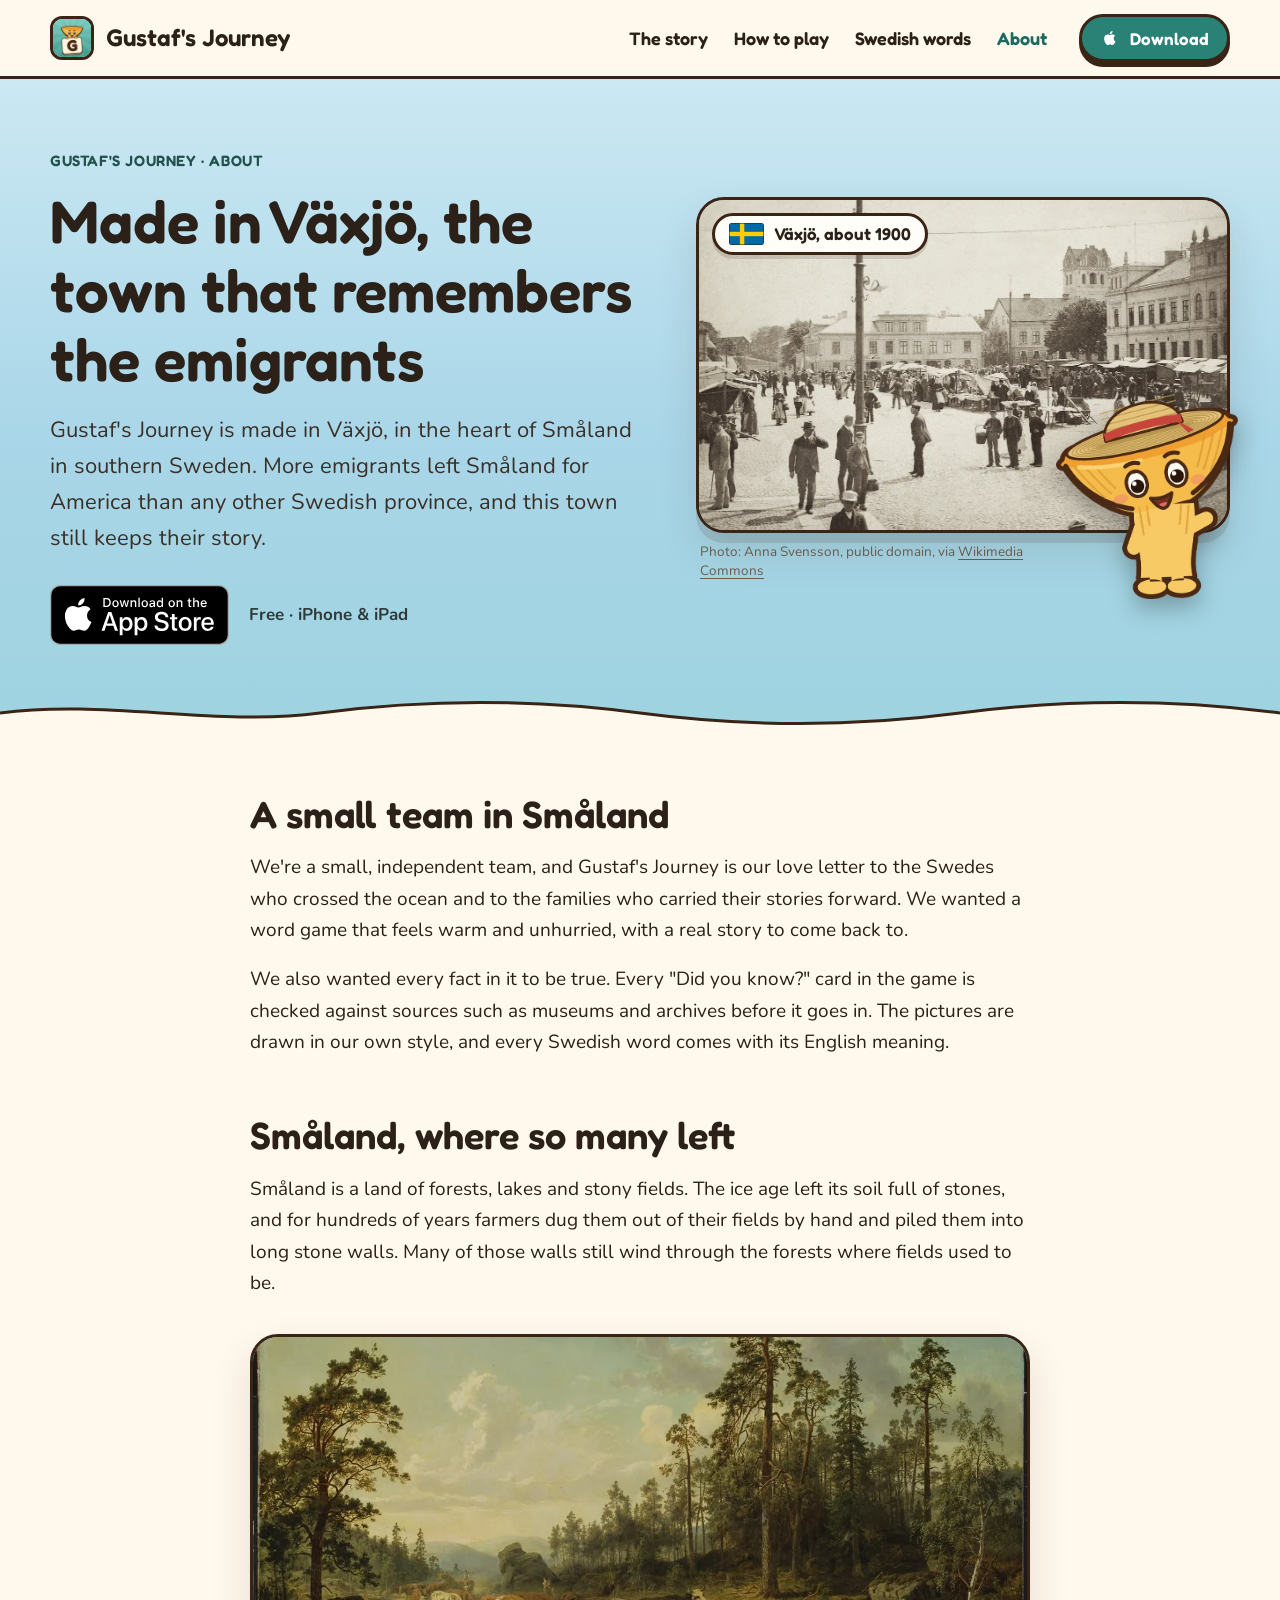
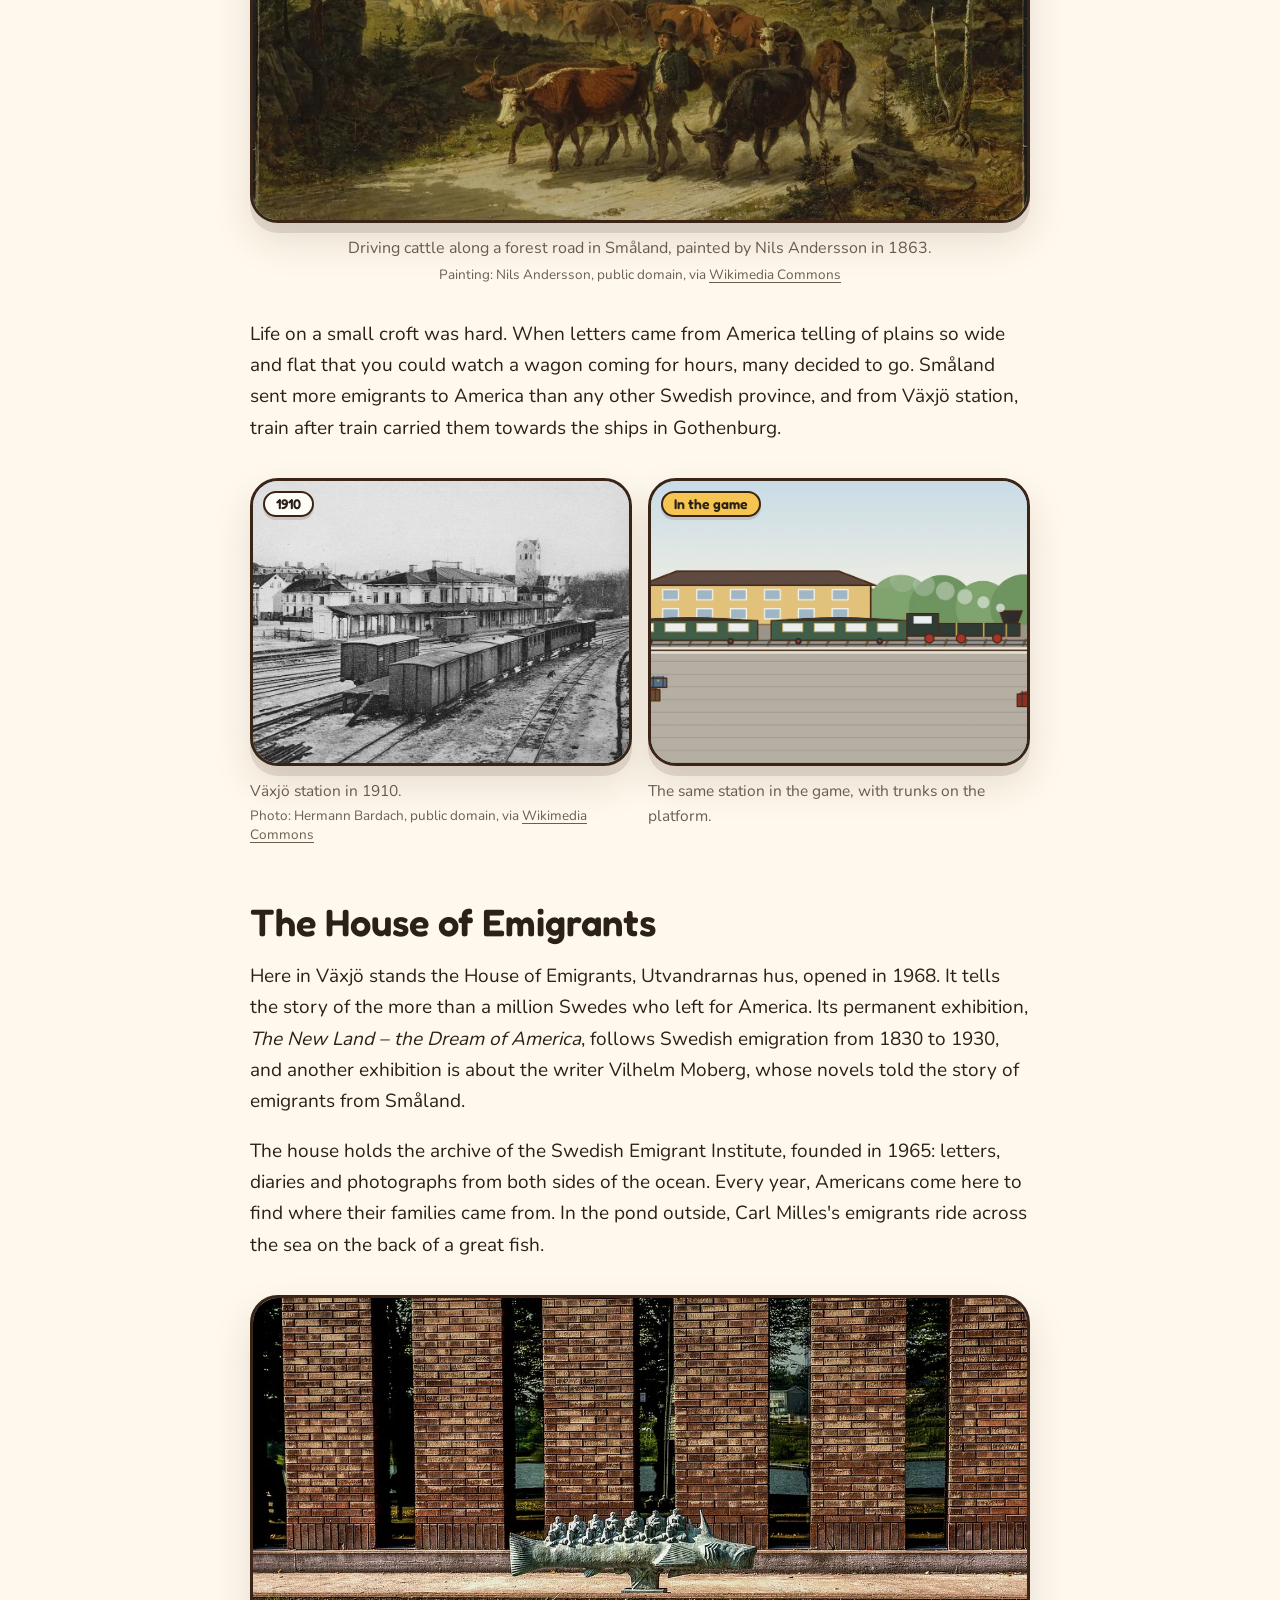
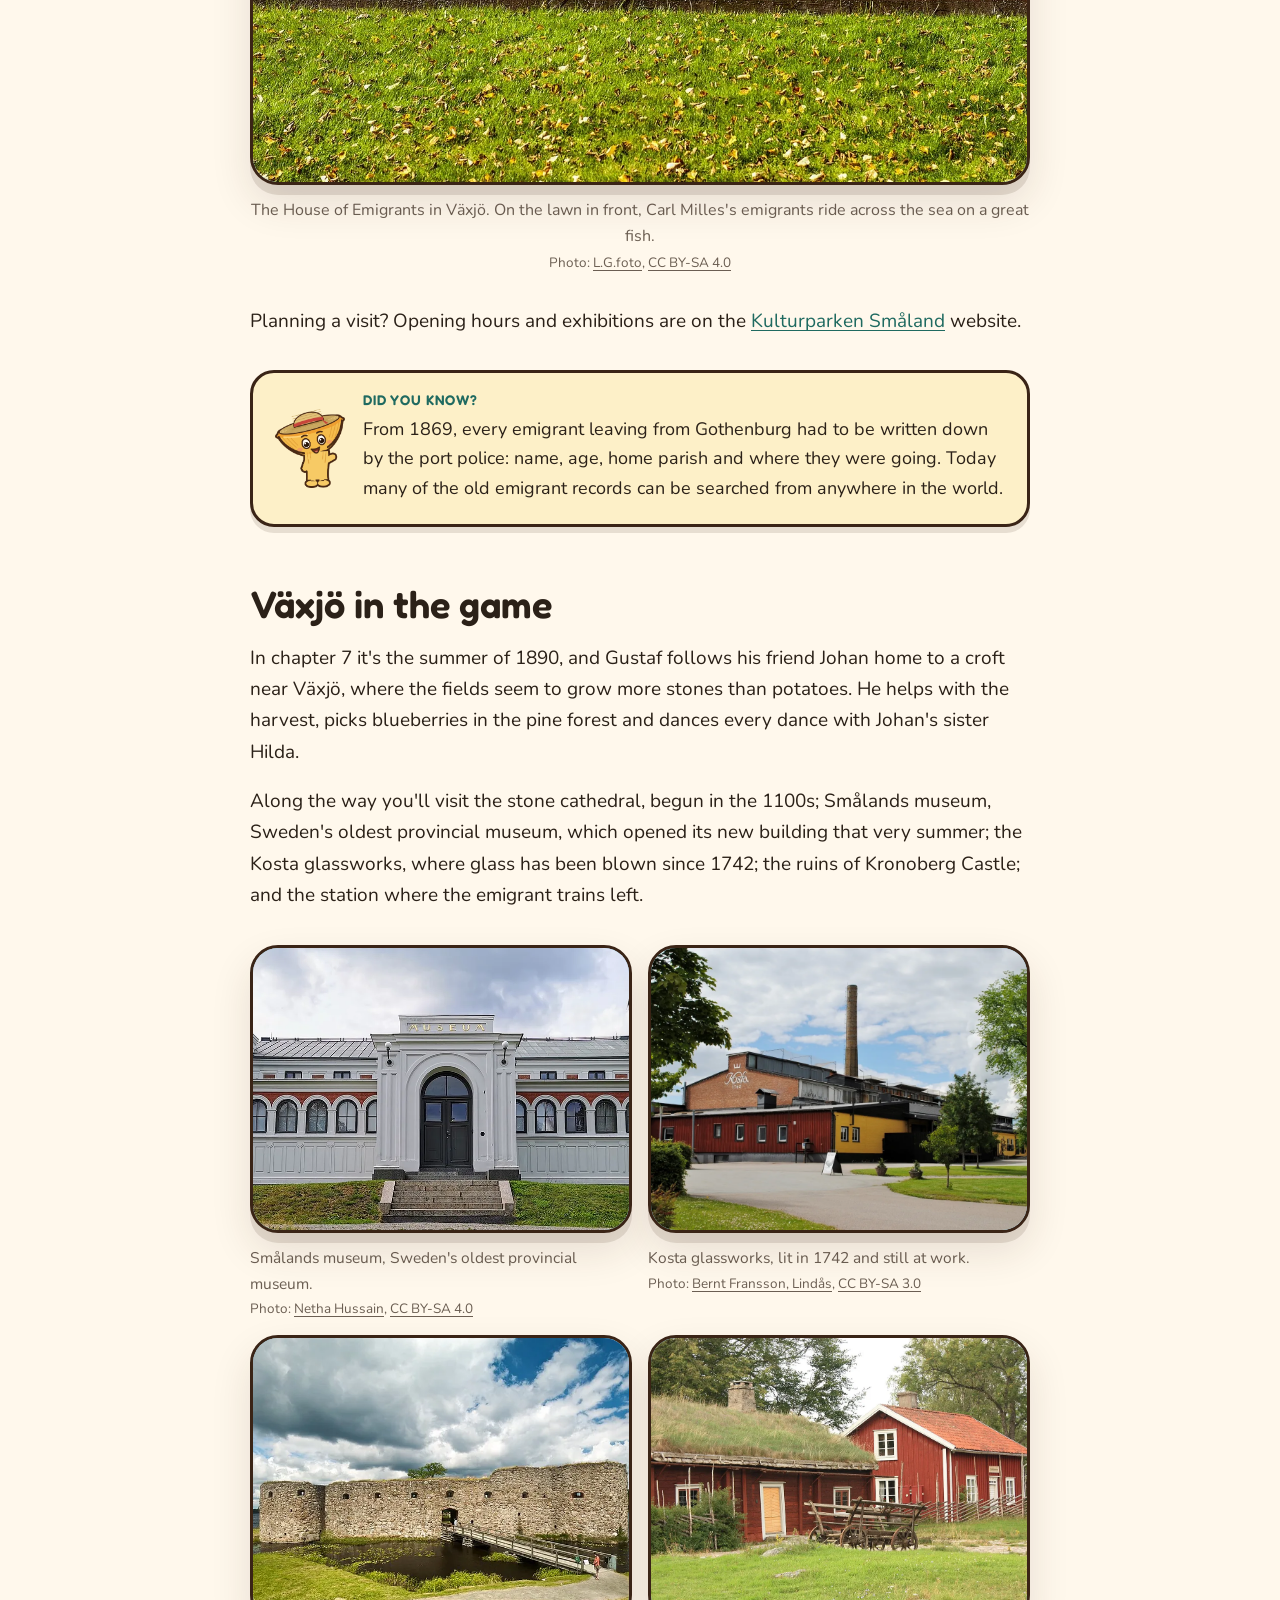
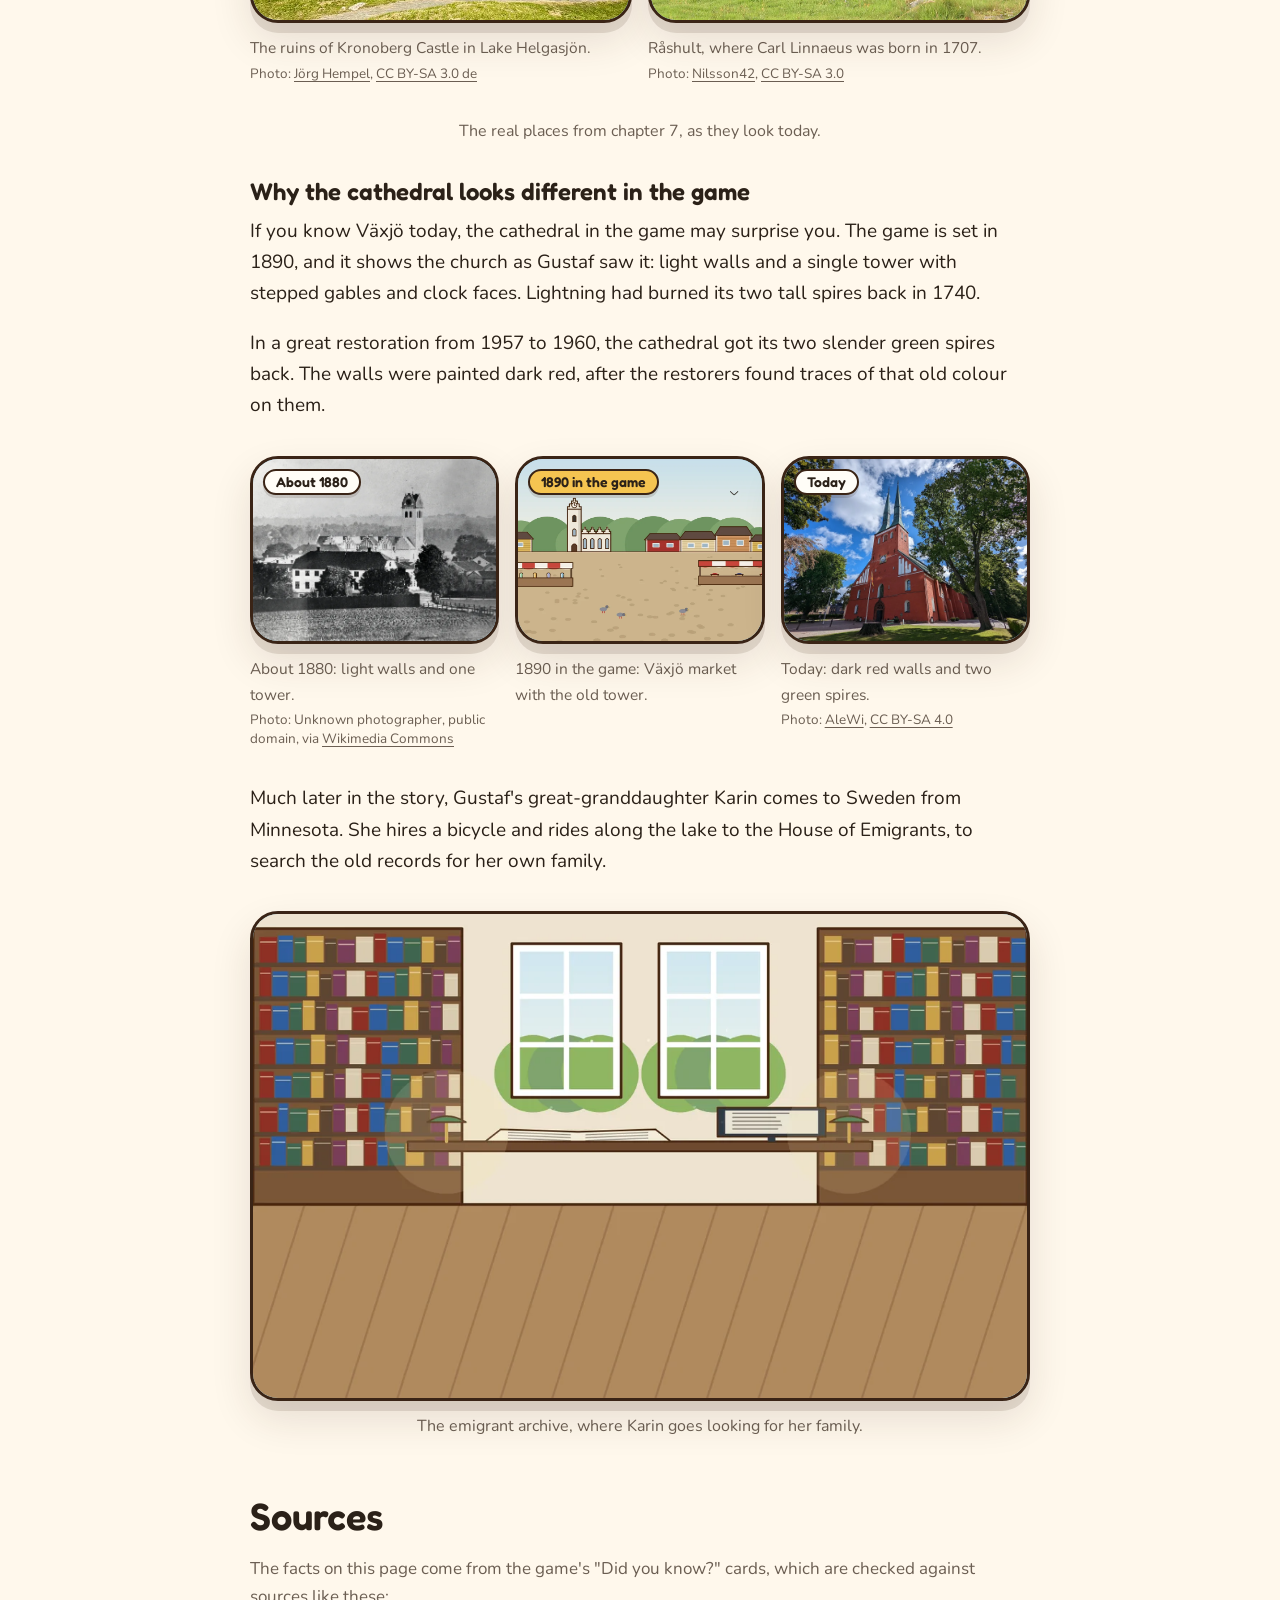
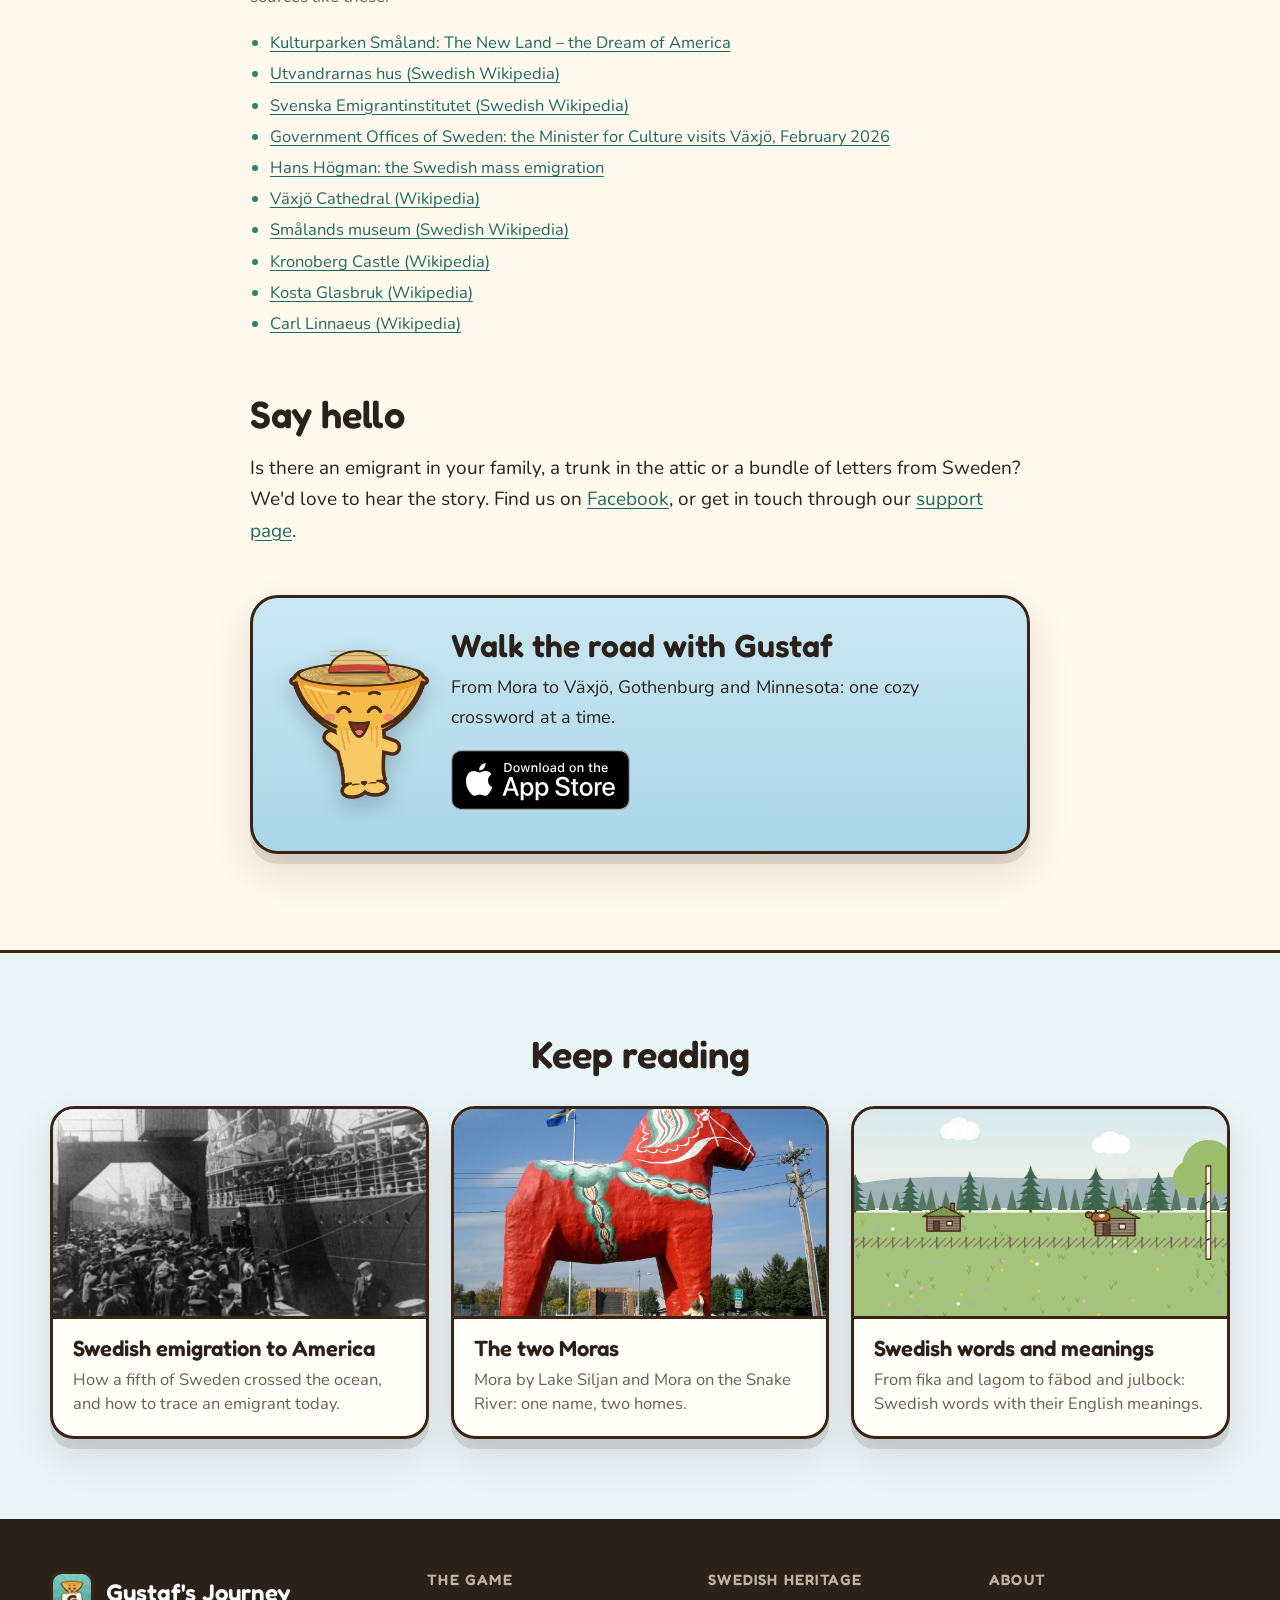
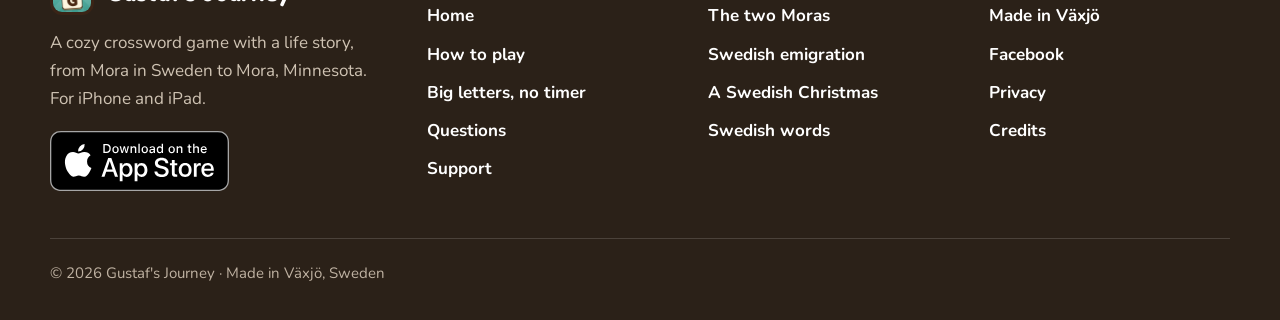
<file: about/index.html>
<!doctype html>
<html lang="en">
<head>
  <meta charset="utf-8">
  <meta name="viewport" content="width=device-width, initial-scale=1, viewport-fit=cover">
  <title>About Us: Made in Växjö, Sweden | Gustaf's Journey</title>
  <meta name="description" content="Gustaf's Journey is made in Växjö, Småland: the Swedish town that keeps the story of the emigrants at the House of Emigrants.">
  <link rel="canonical" href="https://gustafsjourney.com/about/">
  <meta name="theme-color" content="#A9D6E8">
  <meta name="apple-itunes-app" content="app-id=6825813658">
  <meta property="og:type" content="article">
  <meta property="og:site_name" content="Gustaf's Journey">
  <meta property="og:title" content="About Us: Made in Växjö, Sweden | Gustaf's Journey">
  <meta property="og:description" content="Gustaf's Journey is made in Växjö, Småland: the Swedish town that keeps the story of the emigrants at the House of Emigrants.">
  <meta property="og:url" content="https://gustafsjourney.com/about/">
  <meta property="og:image" content="https://gustafsjourney.com/img/og.jpg">
  <meta name="twitter:card" content="summary_large_image">
  <link rel="icon" type="image/png" href="/favicon.png">
  <link rel="apple-touch-icon" href="/apple-touch-icon.png">
  <link rel="preload" href="/fonts/fredoka-600.woff" as="font" type="font/woff" crossorigin>
  <link rel="stylesheet" href="/css/site.css">
  <script type="application/ld+json">{"@context": "https://schema.org", "@type": "BreadcrumbList", "itemListElement": [{"@type": "ListItem", "position": 1, "name": "Gustaf's Journey", "item": "https://gustafsjourney.com/"}, {"@type": "ListItem", "position": 2, "name": "About", "item": "https://gustafsjourney.com/about/"}]}</script>
</head>
<body>
  <header class="nav">
    <div class="wrap">
      <a class="brand" href="/" aria-label="Gustaf's Journey, home"><img src="/apple-touch-icon.png" alt="" width="44" height="44">Gustaf's Journey</a>
      <nav class="nav-links" aria-label="Main"><a href="/#story">The story</a><a href="/how-to-play/">How to play</a><a href="/swedish-words/">Swedish words</a><a href="/about/" aria-current="page">About</a></nav>
      <a class="btn" href="https://apps.apple.com/app/apple-store/id6825813658?pt=121666913&amp;ct=website&amp;mt=8"><svg viewBox="0 0 24 24" aria-hidden="true"><path d="M16.37 12.6c-.02-2.13 1.74-3.15 1.82-3.2-1-1.45-2.54-1.65-3.08-1.67-1.3-.13-2.55.77-3.21.77-.67 0-1.69-.75-2.78-.73-1.42.02-2.74.83-3.48 2.11-1.49 2.58-.38 6.39 1.06 8.48.71 1.02 1.55 2.17 2.65 2.13 1.07-.04 1.47-.69 2.76-.69 1.28 0 1.65.69 2.77.67 1.15-.02 1.87-1.04 2.57-2.07.82-1.18 1.15-2.33 1.17-2.39-.03-.01-2.24-.86-2.25-3.41zM14.26 6.35c.58-.71.98-1.69.87-2.68-.84.04-1.87.57-2.47 1.27-.54.62-1.02 1.63-.89 2.59.94.07 1.9-.47 2.49-1.18z"/></svg>Download</a>
    </div>
  </header>
  <main>
    <section class="page-hero">
      <div class="wrap grid">
        <div>
          <p class="crumbs"><a href="/">Gustaf's Journey</a> · About</p>
          <h1>Made in Växjö, the town that remembers the emigrants</h1>
          <p class="lead">Gustaf's Journey is made in Växjö, in the heart of Småland in southern Sweden. More emigrants left Småland for America than any other Swedish province, and this town still keeps their story.</p>
          <div class="hero-cta"><a class="store-badge" href="https://apps.apple.com/app/apple-store/id6825813658?pt=121666913&amp;ct=website&amp;mt=8"><img src="/app-store-badge.svg" alt="Download on the App Store" width="180" height="60"></a><span>Free · iPhone &amp; iPad</span></div>
        </div>
        <div class="art"><div class="frame"><img src="/img/photo-vaxjo-market-1900.webp" alt="A busy market day on the main square in Växjö, about 1900" width="1200" height="841"></div><span class="tag"><img src="/img/flag-se.svg" alt="Flag of Sweden" width="160" height="100">Växjö, about 1900</span><img class="who" src="/img/kantis-wave.webp" alt="Kantis waving" width="461" height="520"><span class="credit">Photo: Anna Svensson, public domain, via <a href="https://commons.wikimedia.org/wiki/File:Stortorget_i_V%C3%A4xj%C3%B6,_en_marknadsdag_ca_1900.jpg" rel="noopener">Wikimedia Commons</a></span></div>
      </div>
    </section>
    <div class="shore" aria-hidden="true"><svg viewBox="0 0 1440 36" preserveAspectRatio="none"><path d="M0 18 C 120 4, 240 32, 360 18 S 600 4, 720 18 S 960 32, 1080 18 S 1320 4, 1440 18 V36 H0z" fill="#FFF8EC"/><path d="M0 18 C 120 4, 240 32, 360 18 S 600 4, 720 18 S 960 32, 1080 18 S 1320 4, 1440 18" fill="none" stroke="#3A2416" stroke-width="3"/></svg></div>
    <article class="article">

<h2>A small team in Småland</h2>
<p>We're a small, independent team, and Gustaf's Journey is our love letter to the Swedes who crossed the ocean and to the families who carried their stories forward. We wanted a word game that feels warm and unhurried, with a real story to come back to.</p>
<p>We also wanted every fact in it to be true. Every "Did you know?" card in the game is checked against sources such as museums and archives before it goes in. The pictures are drawn in our own style, and every Swedish word comes with its English meaning.</p>

<h2>Småland, where so many left</h2>
<p>Småland is a land of forests, lakes and stony fields. The ice age left its soil full of stones, and for hundreds of years farmers dug them out of their fields by hand and piled them into long stone walls. Many of those walls still wind through the forests where fields used to be.</p>
<figure class=""><div class="frame"><img src="/img/photo-smaland-cattle.webp" alt="A painting of cattle driven along a forest road in Småland, 1863" width="1200" height="806" loading="lazy"></div><figcaption>Driving cattle along a forest road in Småland, painted by Nils Andersson in 1863. <span class="credit">Painting: Nils Andersson, public domain, via <a href="https://commons.wikimedia.org/wiki/File:Driving_Cattle_in_Sm%C3%A5land_(Nils_Andersson)_-_Nationalmuseum_-_17938.tif" rel="noopener">Wikimedia Commons</a></span></figcaption></figure>
<p>Life on a small croft was hard. When letters came from America telling of plains so wide and flat that you could watch a wagon coming for hours, many decided to go. Småland sent more emigrants to America than any other Swedish province, and from Växjö station, train after train carried them towards the ships in Gothenburg.</p>
<div class="pair"><figure class=""><div class="frame"><img src="/img/photo-vaxjo-station-1910.webp" alt="Växjö railway station with goods wagons on the tracks, 1910" width="1200" height="679" loading="lazy"><span class="lbl">1910</span></div><figcaption>Växjö station in 1910. <span class="credit">Photo: Hermann Bardach, public domain, via <a href="https://commons.wikimedia.org/wiki/File:V%C3%A4xj%C3%B6_railway_station_Sweden_1910.jpg" rel="noopener">Wikimedia Commons</a></span></figcaption></figure><figure><div class="frame"><img src="/img/scene-vaxjo-station.webp" alt="Växjö station in the game, with trunks on the platform and a steam train" width="1080" height="675" loading="lazy"><span class="lbl game">In the game</span></div><figcaption>The same station in the game, with trunks on the platform.</figcaption></figure></div>

<h2>The House of Emigrants</h2>
<p>Here in Växjö stands the House of Emigrants, <span lang="sv">Utvandrarnas hus</span>, opened in 1968. It tells the story of the more than a million Swedes who left for America. Its permanent exhibition, <em>The New Land – the Dream of America</em>, follows Swedish emigration from 1830 to 1930, and another exhibition is about the writer Vilhelm Moberg, whose novels told the story of emigrants from Småland.</p>
<p>The house holds the archive of the Swedish Emigrant Institute, founded in 1965: letters, diaries and photographs from both sides of the ocean. Every year, Americans come here to find where their families came from. In the pond outside, Carl Milles's emigrants ride across the sea on the back of a great fish.</p>
<figure class=""><div class="frame"><img src="/img/photo-house-of-emigrants.webp" alt="The brick front of the House of Emigrants in Växjö, with Carl Milles's emigrants riding a great fish on the lawn" width="1200" height="799" loading="lazy"></div><figcaption>The House of Emigrants in Växjö. On the lawn in front, Carl Milles's emigrants ride across the sea on a great fish. <span class="credit">Photo: <a href="https://commons.wikimedia.org/wiki/File:0807utvandrarmuseet_V%C3%A4xj%C3%B6.jpg" rel="noopener">L.G.foto</a>, <a href="https://creativecommons.org/licenses/by-sa/4.0" rel="noopener license">CC BY-SA 4.0</a></span></figcaption></figure>
<p>Planning a visit? Opening hours and exhibitions are on the <a href="https://kulturparkensmaland.se/en/" rel="noopener">Kulturparken Småland</a> website.</p>
<aside class="fact"><img class="" src="/img/kantis-wave.webp" alt="" width="461" height="520"><p><b>Did you know?</b>From 1869, every emigrant leaving from Gothenburg had to be written down by the port police: name, age, home parish and where they were going. Today many of the old emigrant records can be searched from anywhere in the world.</p></aside>

<h2>Växjö in the game</h2>
<p>In chapter 7 it's the summer of 1890, and Gustaf follows his friend Johan home to a croft near Växjö, where the fields seem to grow more stones than potatoes. He helps with the harvest, picks blueberries in the pine forest and dances every dance with Johan's sister Hilda.</p>
<p>Along the way you'll visit the stone cathedral, begun in the 1100s; Smålands museum, Sweden's oldest provincial museum, which opened its new building that very summer; the Kosta glassworks, where glass has been blown since 1742; the ruins of Kronoberg Castle; and the station where the emigrant trains left.</p>
<div class="quad"><figure class=""><div class="frame"><img src="/img/photo-smalands-museum.webp" alt="The white front of Smålands museum in Växjö" width="1200" height="554" loading="lazy"></div><figcaption>Smålands museum, Sweden's oldest provincial museum. <span class="credit">Photo: <a href="https://commons.wikimedia.org/wiki/File:Exterior_view_of_Sm%C3%A5lands_museum.jpg" rel="noopener">Netha Hussain</a>, <a href="https://creativecommons.org/licenses/by-sa/4.0" rel="noopener license">CC BY-SA 4.0</a></span></figcaption></figure><figure class=""><div class="frame"><img src="/img/photo-kosta.webp" alt="Kosta glassworks today, with its tall chimney" width="1200" height="786" loading="lazy"></div><figcaption>Kosta glassworks, lit in 1742 and still at work. <span class="credit">Photo: <a href="https://commons.wikimedia.org/wiki/File:003Kosta_glasbruk.jpg" rel="noopener">Bernt Fransson, Lindås</a>, <a href="https://creativecommons.org/licenses/by-sa/3.0" rel="noopener license">CC BY-SA 3.0</a></span></figcaption></figure><figure class=""><div class="frame"><img src="/img/photo-kronoberg-castle.webp" alt="The stone ruins of Kronoberg Castle on an island in Lake Helgasjön" width="1200" height="484" loading="lazy"></div><figcaption>The ruins of Kronoberg Castle in Lake Helgasjön. <span class="credit">Photo: <a href="https://commons.wikimedia.org/wiki/File:Kronoberg_LC0227.jpg" rel="noopener">Jörg Hempel</a>, <a href="https://creativecommons.org/licenses/by-sa/3.0/de/deed.en" rel="noopener license">CC BY-SA 3.0 de</a></span></figcaption></figure><figure class=""><div class="frame"><img src="/img/photo-rashult.webp" alt="Red farm buildings with a turf roof at Råshult, Linnaeus's birthplace" width="1200" height="800" loading="lazy"></div><figcaption>Råshult, where Carl Linnaeus was born in 1707. <span class="credit">Photo: <a href="https://commons.wikimedia.org/wiki/File:R%C3%A5shult_a.jpg" rel="noopener">Nilsson42</a>, <a href="https://creativecommons.org/licenses/by-sa/3.0" rel="noopener license">CC BY-SA 3.0</a></span></figcaption></figure></div>
<p class="group-cap">The real places from chapter 7, as they look today.</p>

<h3>Why the cathedral looks different in the game</h3>
<p>If you know Växjö today, the cathedral in the game may surprise you. The game is set in 1890, and it shows the church as Gustaf saw it: light walls and a single tower with stepped gables and clock faces. Lightning had burned its two tall spires back in 1740.</p>
<p>In a great restoration from 1957 to 1960, the cathedral got its two slender green spires back. The walls were painted dark red, after the restorers found traces of that old colour on them.</p>
<div class="trio"><figure class=""><div class="frame"><img src="/img/photo-vaxjo-1880.webp" alt="Växjö from the north-west about 1880, with the cathedral's single pale tower in the background" width="1200" height="791" loading="lazy"><span class="lbl">About 1880</span></div><figcaption>About 1880: light walls and one tower. <span class="credit">Photo: Unknown photographer, public domain, via <a href="https://commons.wikimedia.org/wiki/File:V%C3%A4xj%C3%B6_fr%C3%A5n_nordv%C3%A4st,_ca_1880.jpg" rel="noopener">Wikimedia Commons</a></span></figcaption></figure><figure><div class="frame"><img src="/img/scene-vaxjo.webp" alt="Växjö in 1890 as drawn in the game, with the cathedral's single light tower" width="1080" height="675" loading="lazy"><span class="lbl game">1890 in the game</span></div><figcaption>1890 in the game: Växjö market with the old tower.</figcaption></figure><figure class=""><div class="frame"><img src="/img/photo-vaxjo-cathedral-today.webp" alt="Växjö Cathedral today, with dark red walls and two green spires" width="1200" height="904" loading="lazy"><span class="lbl">Today</span></div><figcaption>Today: dark red walls and two green spires. <span class="credit">Photo: <a href="https://commons.wikimedia.org/wiki/File:V%C3%A4xj%C3%B6_Domkyrka,_20220806.jpg" rel="noopener">AleWi</a>, <a href="https://creativecommons.org/licenses/by-sa/4.0" rel="noopener license">CC BY-SA 4.0</a></span></figcaption></figure></div>

<p>Much later in the story, Gustaf's great-granddaughter Karin comes to Sweden from Minnesota. She hires a bicycle and rides along the lake to the House of Emigrants, to search the old records for her own family.</p>
<figure><div class="frame"><img src="/img/scene-emigrant-archive.webp" alt="A reading room full of shelves of archive boxes" width="1080" height="675" loading="lazy"></div><figcaption>The emigrant archive, where Karin goes looking for her family.</figcaption></figure>

<h2>Sources</h2>
<p class="sources-intro">The facts on this page come from the game's "Did you know?" cards, which are checked against sources like these:</p>
<ul class="sources"><li><a href="https://www.kulturparkensmaland.se/en/the-new-land/" rel="noopener">Kulturparken Småland: The New Land – the Dream of America</a></li><li><a href="https://sv.wikipedia.org/wiki/Utvandrarnas_hus" rel="noopener">Utvandrarnas hus (Swedish Wikipedia)</a></li><li><a href="https://sv.wikipedia.org/wiki/Svenska_Emigrantinstitutet" rel="noopener">Svenska Emigrantinstitutet (Swedish Wikipedia)</a></li><li><a href="https://www.regeringen.se/pressmeddelanden/2026/02/parisa-liljestrand-besoker-vaxjo-almhult-och-varnamo/" rel="noopener">Government Offices of Sweden: the Minister for Culture visits Växjö, February 2026</a></li><li><a href="https://hhogman.se/mass-emigration.htm" rel="noopener">Hans Högman: the Swedish mass emigration</a></li><li><a href="https://en.wikipedia.org/wiki/V%C3%A4xj%C3%B6_Cathedral" rel="noopener">Växjö Cathedral (Wikipedia)</a></li><li><a href="https://sv.wikipedia.org/wiki/Sm%C3%A5lands_museum" rel="noopener">Smålands museum (Swedish Wikipedia)</a></li><li><a href="https://en.wikipedia.org/wiki/Kronoberg_Castle" rel="noopener">Kronoberg Castle (Wikipedia)</a></li><li><a href="https://en.wikipedia.org/wiki/Kosta_Glasbruk" rel="noopener">Kosta Glasbruk (Wikipedia)</a></li><li><a href="https://en.wikipedia.org/wiki/Carl_Linnaeus" rel="noopener">Carl Linnaeus (Wikipedia)</a></li></ul>
<h2>Say hello</h2>
<p>Is there an emigrant in your family, a trunk in the attic or a bundle of letters from Sweden? We'd love to hear the story. Find us on <a href="https://www.facebook.com/gustafsjourney">Facebook</a>, or get in touch through our <a href="/support/">support page</a>.</p>
<div class="cta-card"><img class="k" src="/img/kantis-cheer.webp" alt="Kantis the chanterelle" width="489" height="520"><div><h2>Walk the road with Gustaf</h2><p>From Mora to Växjö, Gothenburg and Minnesota: one cozy crossword at a time.</p><a class="store-badge" href="https://apps.apple.com/app/apple-store/id6825813658?pt=121666913&amp;ct=website&amp;mt=8"><img src="/app-store-badge.svg" alt="Download on the App Store" width="180" height="60"></a></div></div>

    </article>
    <section class="more" aria-labelledby="more-title">
      <div class="wrap">
        <h2 id="more-title">Keep reading</h2>
        <div class="more-grid"><a class="card" href="/swedish-emigration/"><img src="/img/photo-farewell-1905.webp" alt="" width="1080" height="675" loading="lazy"><span>Swedish emigration to America<small>How a fifth of Sweden crossed the ocean, and how to trace an emigrant today.</small></span></a><a class="card" href="/mora-minnesota/"><img src="/img/photo-mora-mn-dala-horse.webp" alt="" width="1080" height="675" loading="lazy"><span>The two Moras<small>Mora by Lake Siljan and Mora on the Snake River: one name, two homes.</small></span></a><a class="card" href="/swedish-words/"><img src="/img/scene-fabod.webp" alt="" width="1080" height="675" loading="lazy"><span>Swedish words and meanings<small>From fika and lagom to fäbod and julbock: Swedish words with their English meanings.</small></span></a></div>
      </div>
    </section>
  </main>
  <footer>
    <div class="wrap foot">
      <div>
        <a class="brand" href="/"><img src="/apple-touch-icon.png" alt="" width="44" height="44">Gustaf's Journey</a>
        <p>A cozy crossword game with a life story, from Mora in Sweden to Mora, Minnesota. For iPhone and iPad.</p>
        <a class="store-badge" href="https://apps.apple.com/app/apple-store/id6825813658?pt=121666913&amp;ct=website&amp;mt=8"><img src="/app-store-badge.svg" alt="Download on the App Store" width="180" height="60"></a>
      </div>
      <nav aria-label="The game"><h2>The game</h2><a href="/">Home</a><a href="/how-to-play/">How to play</a><a href="/word-games-for-seniors/">Big letters, no timer</a><a href="/#faq">Questions</a><a href="/support/">Support</a></nav>
      <nav aria-label="Swedish heritage"><h2>Swedish heritage</h2><a href="/mora-minnesota/">The two Moras</a><a href="/swedish-emigration/">Swedish emigration</a><a href="/swedish-christmas/">A Swedish Christmas</a><a href="/swedish-words/">Swedish words</a></nav>
      <nav aria-label="About"><h2>About</h2><a href="/about/">Made in Växjö</a><a href="https://www.facebook.com/gustafsjourney">Facebook</a><a href="/privacy/">Privacy</a><a href="/credits/">Credits</a></nav>
    </div>
    <div class="wrap foot-bottom">© 2026 Gustaf's Journey · Made in Växjö, Sweden</div>
  </footer>
</body>
</html>
</file>
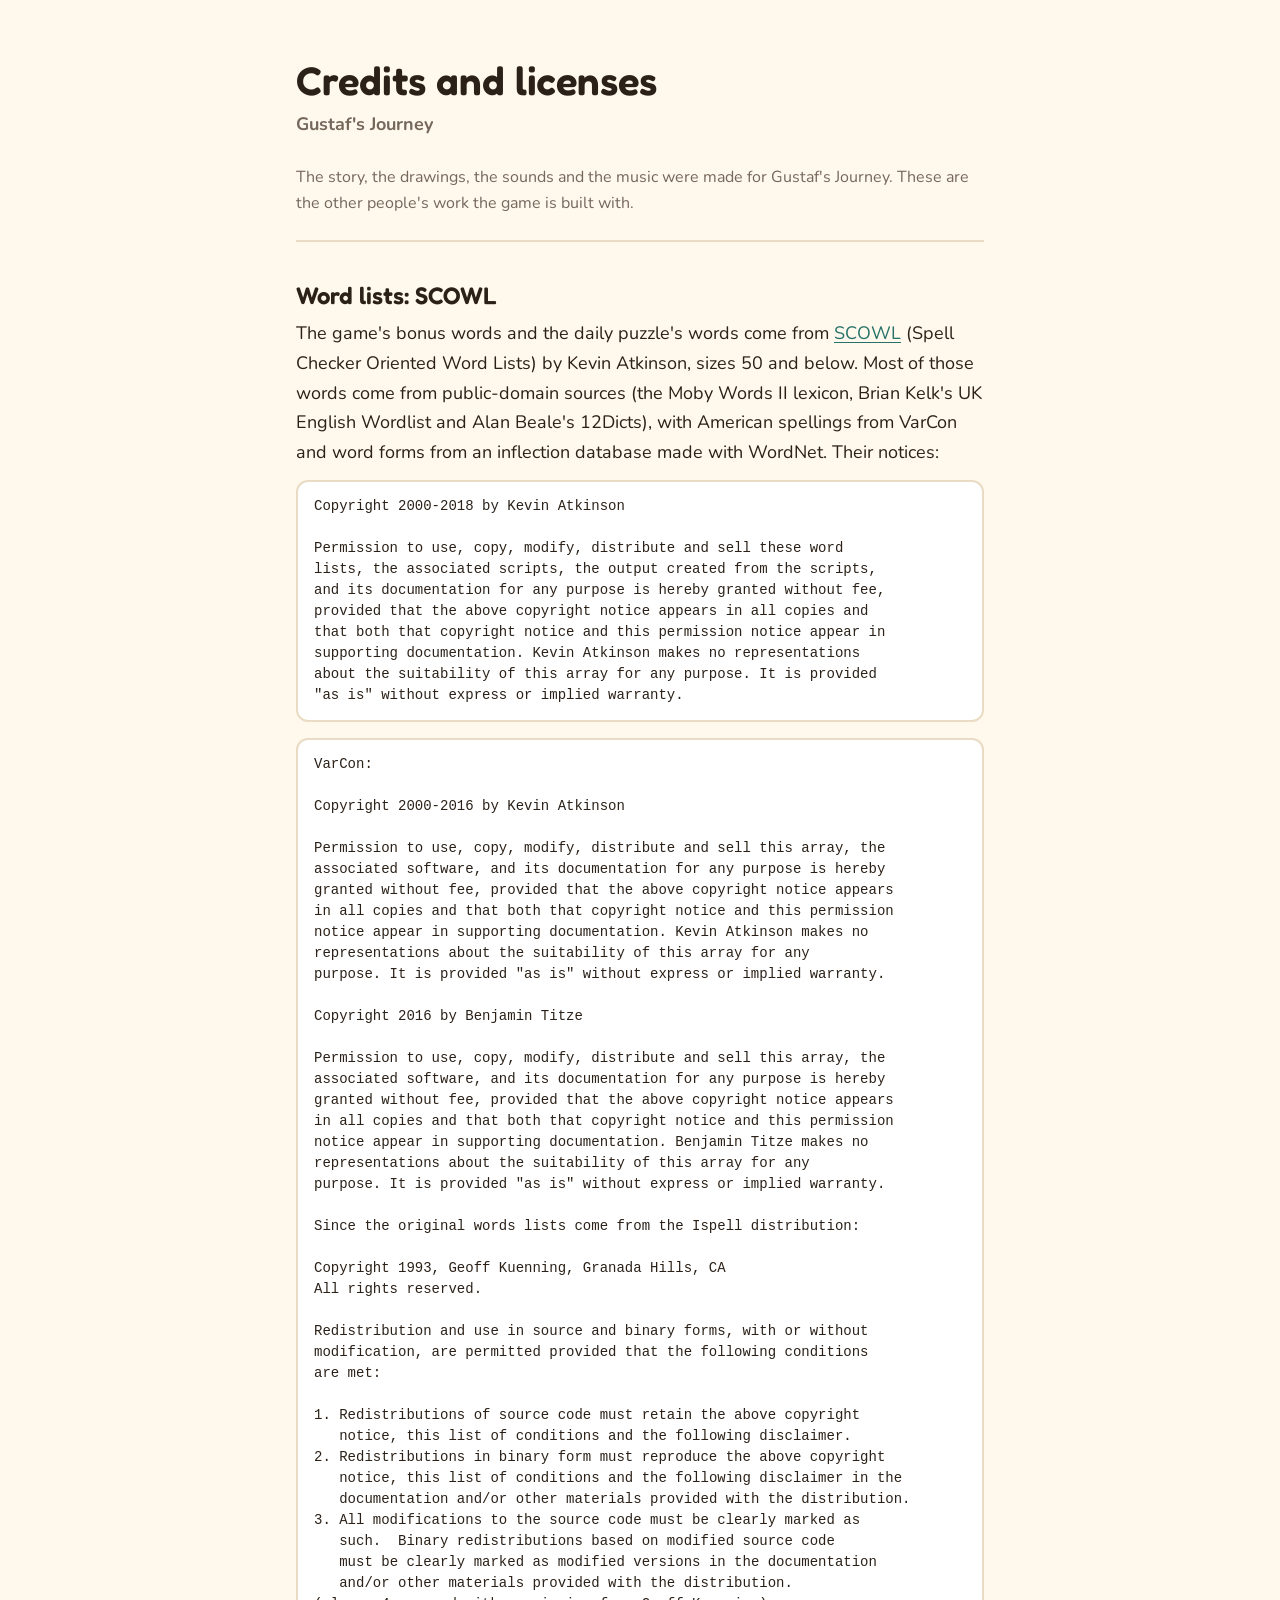
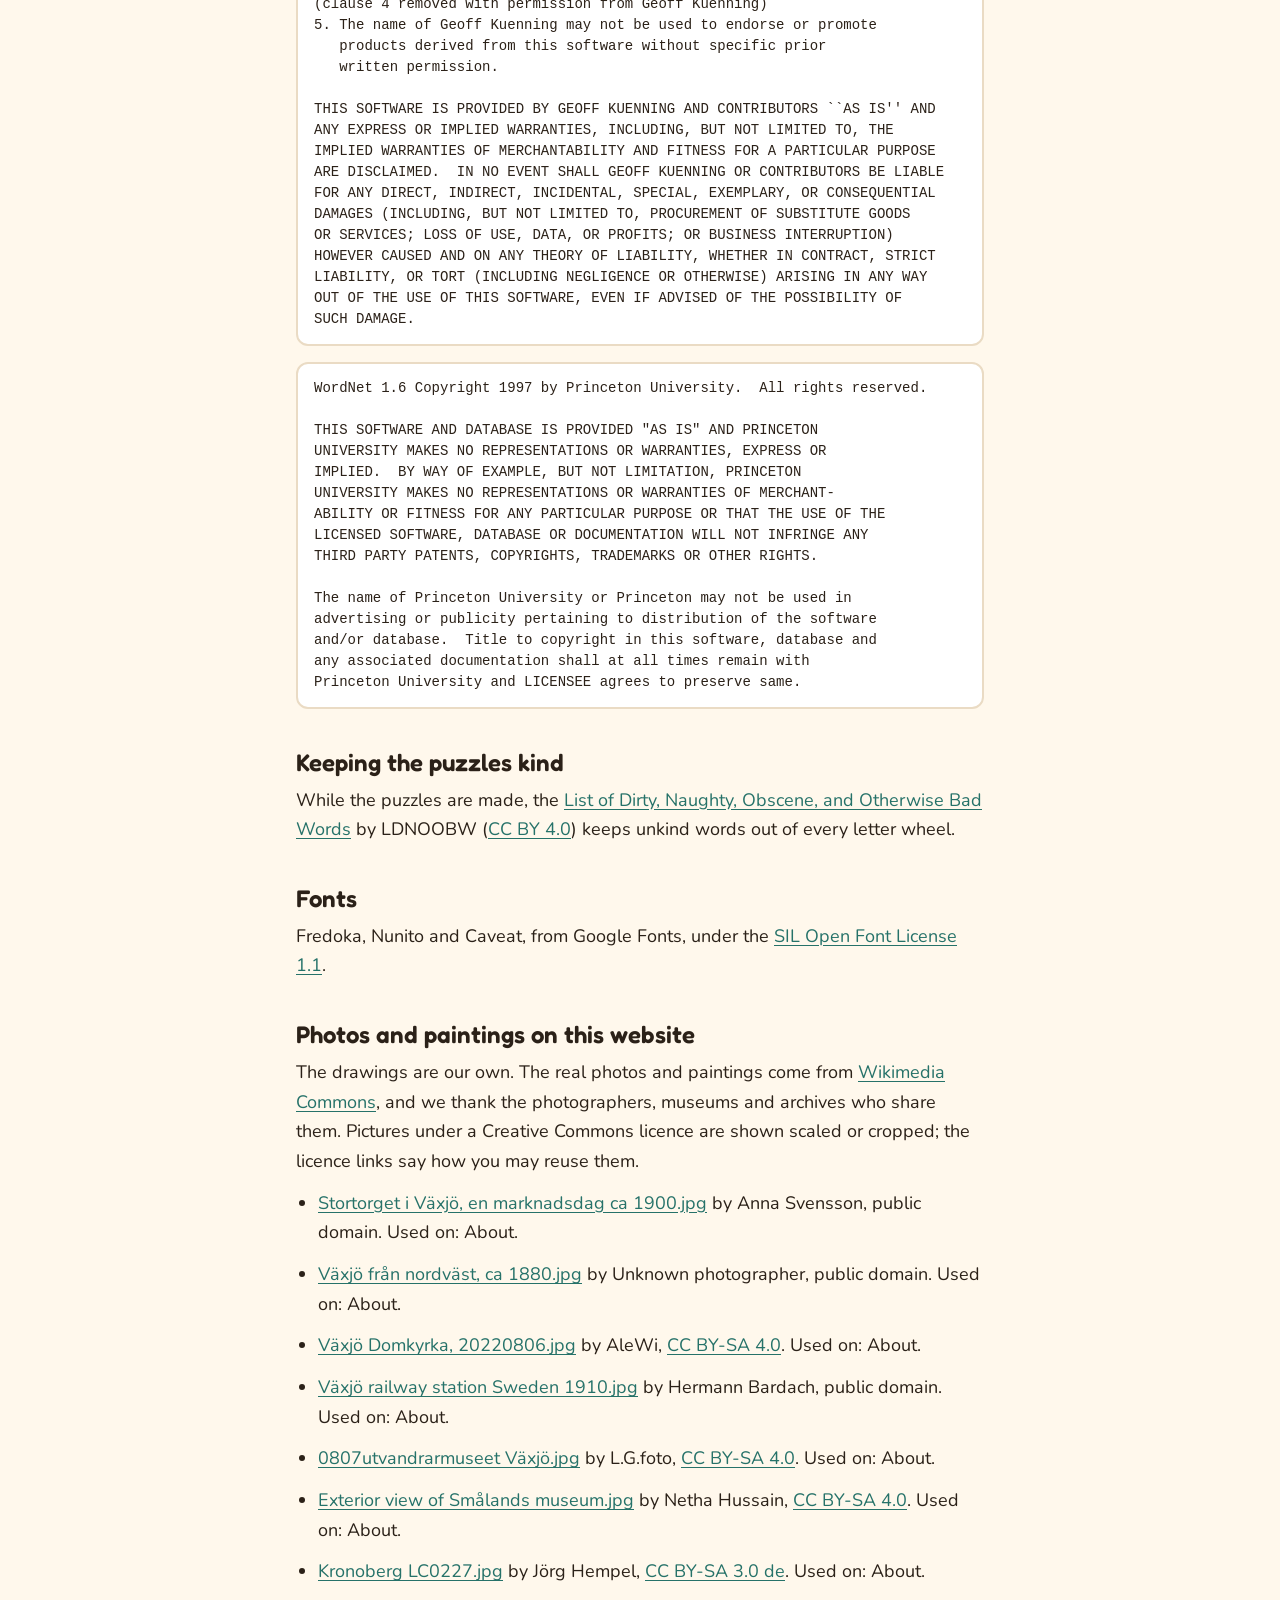
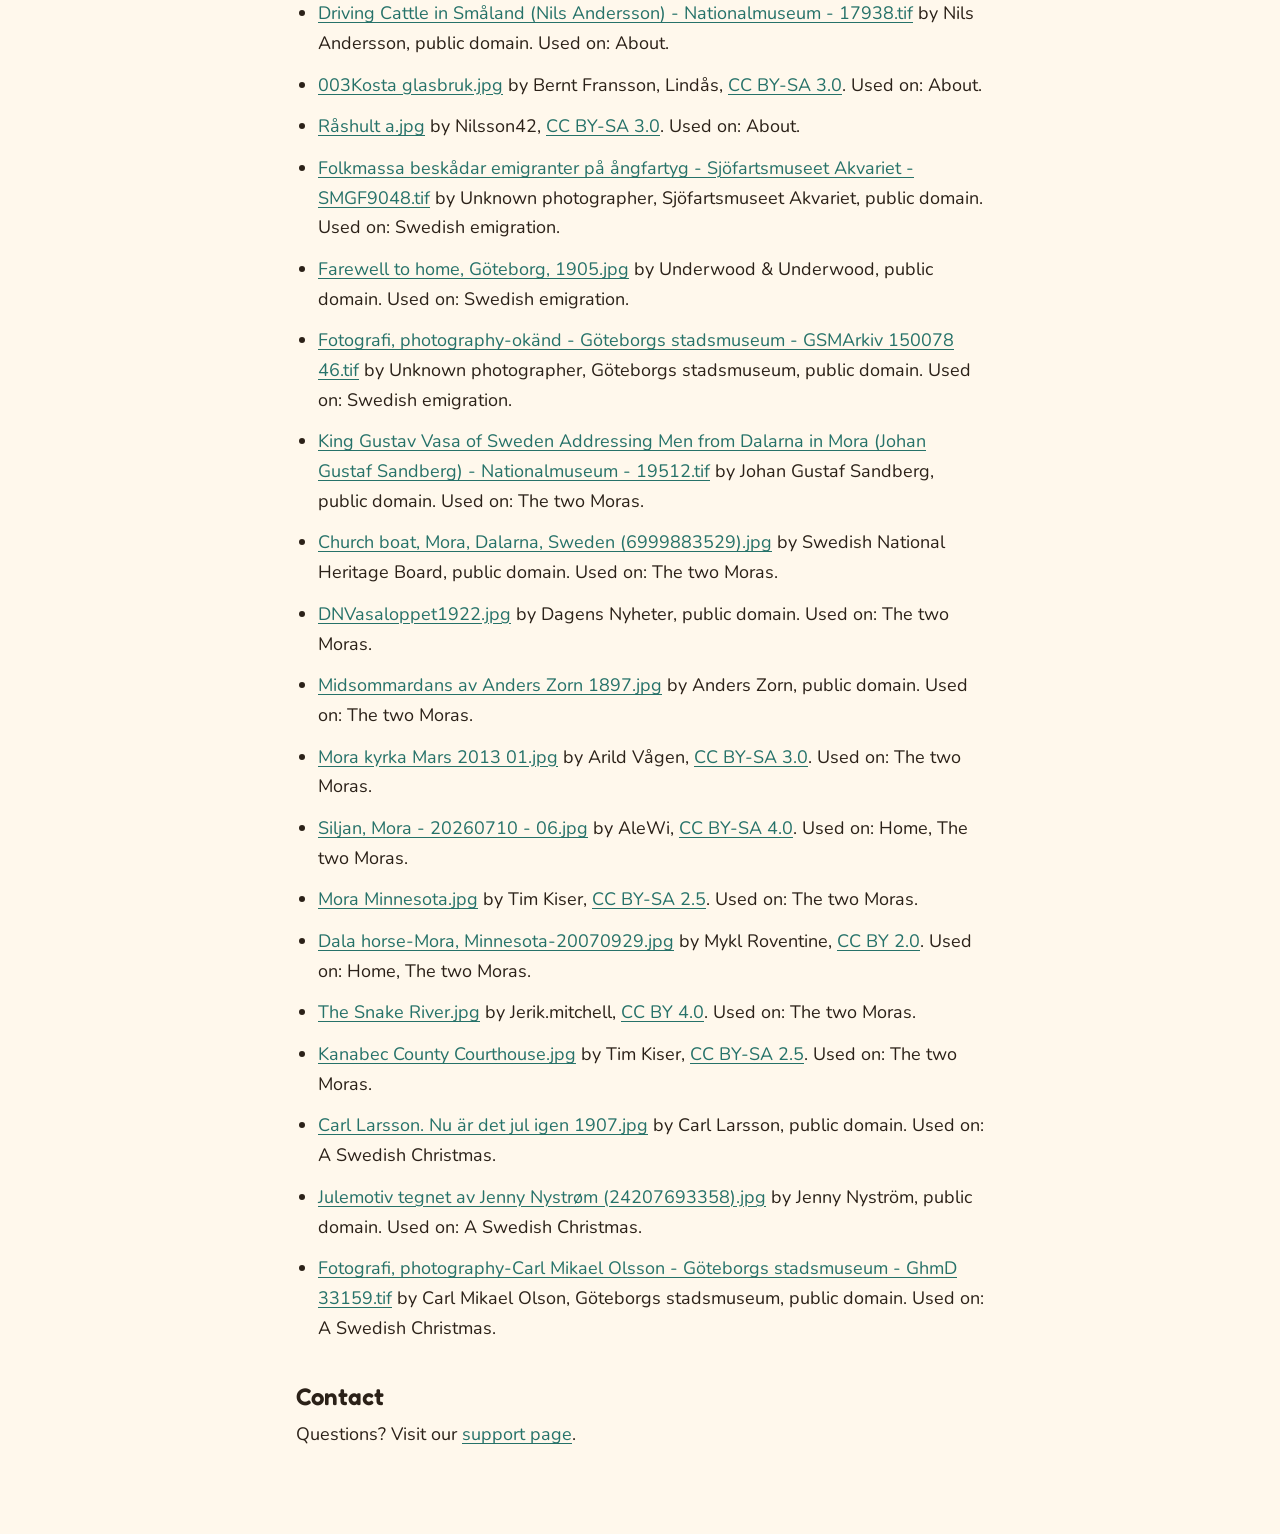
<file: credits/index.html>
<!doctype html>
<html lang="en">
<head>
  <meta charset="utf-8">
  <meta name="viewport" content="width=device-width, initial-scale=1">
  <link rel="icon" type="image/png" href="/favicon.png">
  <link rel="apple-touch-icon" href="/apple-touch-icon.png">
  <title>Credits and licenses · Gustaf's Journey</title>
  <meta name="description" content="The word lists, fonts and other work Gustaf's Journey is built with, and their licenses.">
  <style>
    @font-face { font-family: "Fredoka"; font-weight: 600; font-display: swap; src: url("/fonts/fredoka-600.woff") format("woff"); }
    @font-face { font-family: "Nunito"; font-weight: 400; font-display: swap; src: url("/fonts/nunito-400.woff") format("woff"); }
    @font-face { font-family: "Nunito"; font-weight: 700; font-display: swap; src: url("/fonts/nunito-700.woff") format("woff"); }
    :root { --bg: #FFF8EC; --ink: #2B2118; --muted: #75685B; --line: #EADBC4; --link: #267269; }
    * { box-sizing: border-box; }
    html { -webkit-text-size-adjust: 100%; }
    body { margin: 0; background: var(--bg); color: var(--ink); font: 400 18px/1.65 "Nunito", system-ui, -apple-system, sans-serif; }
    main { max-width: 720px; margin: 0 auto; padding: 56px 16px 72px; }
    h1, h2 { font-family: "Fredoka", system-ui, sans-serif; font-weight: 600; line-height: 1.2; }
    h1 { font-size: 40px; margin: 0; }
    h2 { font-size: 24px; margin: 40px 0 8px; }
    .app { margin: 6px 0 0; color: var(--muted); font-weight: 700; }
    .app a { color: inherit; text-decoration: none; }
    .updated { margin: 24px 0 32px; padding-bottom: 24px; border-bottom: 2px solid var(--line); color: var(--muted); font-size: 16px; }
    p, li { margin: 0 0 12px; }
    ul { padding-left: 22px; margin: 0 0 12px; }
    strong { font-weight: 700; }
    pre { white-space: pre-wrap; font: 400 14px/1.5 ui-monospace, SFMono-Regular, Menlo, monospace; background: #fff; border: 2px solid var(--line); border-radius: 12px; padding: 14px 16px; margin: 0 0 16px; overflow-wrap: anywhere; }
    a { color: var(--link); text-underline-offset: 3px; overflow-wrap: anywhere; }
    @media (max-width: 480px) { body { font-size: 17px; } h1 { font-size: 32px; } main { padding-top: 40px; } }
  </style>
</head>
<body>
  <main>
    <h1>Credits and licenses</h1>
    <p class="app"><a href="/">Gustaf's Journey</a></p>
    <p class="updated">The story, the drawings, the sounds and the music were made for Gustaf's Journey. These are the other people's work the game is built with.</p>

    <h2>Word lists: SCOWL</h2>
    <p>The game's bonus words and the daily puzzle's words come from <a href="http://wordlist.aspell.net/">SCOWL</a> (Spell Checker Oriented Word Lists) by Kevin Atkinson, sizes 50 and below. Most of those words come from public-domain sources (the Moby Words II lexicon, Brian Kelk's UK English Wordlist and Alan Beale's 12Dicts), with American spellings from VarCon and word forms from an inflection database made with WordNet. Their notices:</p>
    <pre>Copyright 2000-2018 by Kevin Atkinson

Permission to use, copy, modify, distribute and sell these word
lists, the associated scripts, the output created from the scripts,
and its documentation for any purpose is hereby granted without fee,
provided that the above copyright notice appears in all copies and
that both that copyright notice and this permission notice appear in
supporting documentation. Kevin Atkinson makes no representations
about the suitability of this array for any purpose. It is provided
"as is" without express or implied warranty.</pre>
    <pre>VarCon:

Copyright 2000-2016 by Kevin Atkinson

Permission to use, copy, modify, distribute and sell this array, the
associated software, and its documentation for any purpose is hereby
granted without fee, provided that the above copyright notice appears
in all copies and that both that copyright notice and this permission
notice appear in supporting documentation. Kevin Atkinson makes no
representations about the suitability of this array for any
purpose. It is provided "as is" without express or implied warranty.

Copyright 2016 by Benjamin Titze

Permission to use, copy, modify, distribute and sell this array, the
associated software, and its documentation for any purpose is hereby
granted without fee, provided that the above copyright notice appears
in all copies and that both that copyright notice and this permission
notice appear in supporting documentation. Benjamin Titze makes no
representations about the suitability of this array for any
purpose. It is provided "as is" without express or implied warranty.

Since the original words lists come from the Ispell distribution:

Copyright 1993, Geoff Kuenning, Granada Hills, CA
All rights reserved.

Redistribution and use in source and binary forms, with or without
modification, are permitted provided that the following conditions
are met:

1. Redistributions of source code must retain the above copyright
   notice, this list of conditions and the following disclaimer.
2. Redistributions in binary form must reproduce the above copyright
   notice, this list of conditions and the following disclaimer in the
   documentation and/or other materials provided with the distribution.
3. All modifications to the source code must be clearly marked as
   such.  Binary redistributions based on modified source code
   must be clearly marked as modified versions in the documentation
   and/or other materials provided with the distribution.
(clause 4 removed with permission from Geoff Kuenning)
5. The name of Geoff Kuenning may not be used to endorse or promote
   products derived from this software without specific prior
   written permission.

THIS SOFTWARE IS PROVIDED BY GEOFF KUENNING AND CONTRIBUTORS ``AS IS'' AND
ANY EXPRESS OR IMPLIED WARRANTIES, INCLUDING, BUT NOT LIMITED TO, THE
IMPLIED WARRANTIES OF MERCHANTABILITY AND FITNESS FOR A PARTICULAR PURPOSE
ARE DISCLAIMED.  IN NO EVENT SHALL GEOFF KUENNING OR CONTRIBUTORS BE LIABLE
FOR ANY DIRECT, INDIRECT, INCIDENTAL, SPECIAL, EXEMPLARY, OR CONSEQUENTIAL
DAMAGES (INCLUDING, BUT NOT LIMITED TO, PROCUREMENT OF SUBSTITUTE GOODS
OR SERVICES; LOSS OF USE, DATA, OR PROFITS; OR BUSINESS INTERRUPTION)
HOWEVER CAUSED AND ON ANY THEORY OF LIABILITY, WHETHER IN CONTRACT, STRICT
LIABILITY, OR TORT (INCLUDING NEGLIGENCE OR OTHERWISE) ARISING IN ANY WAY
OUT OF THE USE OF THIS SOFTWARE, EVEN IF ADVISED OF THE POSSIBILITY OF
SUCH DAMAGE.</pre>
    <pre>WordNet 1.6 Copyright 1997 by Princeton University.  All rights reserved.

THIS SOFTWARE AND DATABASE IS PROVIDED "AS IS" AND PRINCETON
UNIVERSITY MAKES NO REPRESENTATIONS OR WARRANTIES, EXPRESS OR
IMPLIED.  BY WAY OF EXAMPLE, BUT NOT LIMITATION, PRINCETON
UNIVERSITY MAKES NO REPRESENTATIONS OR WARRANTIES OF MERCHANT-
ABILITY OR FITNESS FOR ANY PARTICULAR PURPOSE OR THAT THE USE OF THE
LICENSED SOFTWARE, DATABASE OR DOCUMENTATION WILL NOT INFRINGE ANY
THIRD PARTY PATENTS, COPYRIGHTS, TRADEMARKS OR OTHER RIGHTS.

The name of Princeton University or Princeton may not be used in
advertising or publicity pertaining to distribution of the software
and/or database.  Title to copyright in this software, database and
any associated documentation shall at all times remain with
Princeton University and LICENSEE agrees to preserve same.</pre>

    <h2>Keeping the puzzles kind</h2>
    <p>While the puzzles are made, the <a href="https://github.com/LDNOOBW/List-of-Dirty-Naughty-Obscene-and-Otherwise-Bad-Words">List of Dirty, Naughty, Obscene, and Otherwise Bad Words</a> by LDNOOBW (<a href="https://creativecommons.org/licenses/by/4.0/">CC BY 4.0</a>) keeps unkind words out of every letter wheel.</p>

    <h2>Fonts</h2>
    <p>Fredoka, Nunito and Caveat, from Google Fonts, under the <a href="https://openfontlicense.org/">SIL Open Font License 1.1</a>.</p>

    <h2>Photos and paintings on this website</h2>
    <p>The drawings are our own. The real photos and paintings come from <a href="https://commons.wikimedia.org/">Wikimedia Commons</a>, and we thank the photographers, museums and archives who share them. Pictures under a Creative Commons licence are shown scaled or cropped; the licence links say how you may reuse them.</p>
    <ul>
      <li><a href="https://commons.wikimedia.org/wiki/File:Stortorget_i_V%C3%A4xj%C3%B6,_en_marknadsdag_ca_1900.jpg">Stortorget i Växjö, en marknadsdag ca 1900.jpg</a> by Anna Svensson, public domain. Used on: About.</li>
      <li><a href="https://commons.wikimedia.org/wiki/File:V%C3%A4xj%C3%B6_fr%C3%A5n_nordv%C3%A4st,_ca_1880.jpg">Växjö från nordväst, ca 1880.jpg</a> by Unknown photographer, public domain. Used on: About.</li>
      <li><a href="https://commons.wikimedia.org/wiki/File:V%C3%A4xj%C3%B6_Domkyrka,_20220806.jpg">Växjö Domkyrka, 20220806.jpg</a> by AleWi, <a href="https://creativecommons.org/licenses/by-sa/4.0">CC BY-SA 4.0</a>. Used on: About.</li>
      <li><a href="https://commons.wikimedia.org/wiki/File:V%C3%A4xj%C3%B6_railway_station_Sweden_1910.jpg">Växjö railway station Sweden 1910.jpg</a> by Hermann Bardach, public domain. Used on: About.</li>
      <li><a href="https://commons.wikimedia.org/wiki/File:0807utvandrarmuseet_V%C3%A4xj%C3%B6.jpg">0807utvandrarmuseet Växjö.jpg</a> by L.G.foto, <a href="https://creativecommons.org/licenses/by-sa/4.0">CC BY-SA 4.0</a>. Used on: About.</li>
      <li><a href="https://commons.wikimedia.org/wiki/File:Exterior_view_of_Sm%C3%A5lands_museum.jpg">Exterior view of Smålands museum.jpg</a> by Netha Hussain, <a href="https://creativecommons.org/licenses/by-sa/4.0">CC BY-SA 4.0</a>. Used on: About.</li>
      <li><a href="https://commons.wikimedia.org/wiki/File:Kronoberg_LC0227.jpg">Kronoberg LC0227.jpg</a> by Jörg Hempel, <a href="https://creativecommons.org/licenses/by-sa/3.0/de/deed.en">CC BY-SA 3.0 de</a>. Used on: About.</li>
      <li><a href="https://commons.wikimedia.org/wiki/File:Driving_Cattle_in_Sm%C3%A5land_(Nils_Andersson)_-_Nationalmuseum_-_17938.tif">Driving Cattle in Småland (Nils Andersson) - Nationalmuseum - 17938.tif</a> by Nils Andersson, public domain. Used on: About.</li>
      <li><a href="https://commons.wikimedia.org/wiki/File:003Kosta_glasbruk.jpg">003Kosta glasbruk.jpg</a> by Bernt Fransson, Lindås, <a href="https://creativecommons.org/licenses/by-sa/3.0">CC BY-SA 3.0</a>. Used on: About.</li>
      <li><a href="https://commons.wikimedia.org/wiki/File:R%C3%A5shult_a.jpg">Råshult a.jpg</a> by Nilsson42, <a href="https://creativecommons.org/licenses/by-sa/3.0">CC BY-SA 3.0</a>. Used on: About.</li>
      <li><a href="https://commons.wikimedia.org/wiki/File:Folkmassa_besk%C3%A5dar_emigranter_p%C3%A5_%C3%A5ngfartyg_-_Sj%C3%B6fartsmuseet_Akvariet_-_SMGF9048.tif">Folkmassa beskådar emigranter på ångfartyg - Sjöfartsmuseet Akvariet - SMGF9048.tif</a> by Unknown photographer, Sjöfartsmuseet Akvariet, public domain. Used on: Swedish emigration.</li>
      <li><a href="https://commons.wikimedia.org/wiki/File:Farewell_to_home,_G%C3%B6teborg,_1905.jpg">Farewell to home, Göteborg, 1905.jpg</a> by Underwood &amp; Underwood, public domain. Used on: Swedish emigration.</li>
      <li><a href="https://commons.wikimedia.org/wiki/File:Fotografi,_photography-ok%C3%A4nd_-_G%C3%B6teborgs_stadsmuseum_-_GSMArkiv_150078_46.tif">Fotografi, photography-okänd - Göteborgs stadsmuseum - GSMArkiv 150078 46.tif</a> by Unknown photographer, Göteborgs stadsmuseum, public domain. Used on: Swedish emigration.</li>
      <li><a href="https://commons.wikimedia.org/wiki/File:King_Gustav_Vasa_of_Sweden_Addressing_Men_from_Dalarna_in_Mora_(Johan_Gustaf_Sandberg)_-_Nationalmuseum_-_19512.tif">King Gustav Vasa of Sweden Addressing Men from Dalarna in Mora (Johan Gustaf Sandberg) - Nationalmuseum - 19512.tif</a> by Johan Gustaf Sandberg, public domain. Used on: The two Moras.</li>
      <li><a href="https://commons.wikimedia.org/wiki/File:Church_boat,_Mora,_Dalarna,_Sweden_(6999883529).jpg">Church boat, Mora, Dalarna, Sweden (6999883529).jpg</a> by Swedish National Heritage Board, public domain. Used on: The two Moras.</li>
      <li><a href="https://commons.wikimedia.org/wiki/File:DNVasaloppet1922.jpg">DNVasaloppet1922.jpg</a> by Dagens Nyheter, public domain. Used on: The two Moras.</li>
      <li><a href="https://commons.wikimedia.org/wiki/File:Midsommardans_av_Anders_Zorn_1897.jpg">Midsommardans av Anders Zorn 1897.jpg</a> by Anders Zorn, public domain. Used on: The two Moras.</li>
      <li><a href="https://commons.wikimedia.org/wiki/File:Mora_kyrka_Mars_2013_01.jpg">Mora kyrka Mars 2013 01.jpg</a> by Arild Vågen, <a href="https://creativecommons.org/licenses/by-sa/3.0">CC BY-SA 3.0</a>. Used on: The two Moras.</li>
      <li><a href="https://commons.wikimedia.org/wiki/File:Siljan,_Mora_-_20260710_-_06.jpg">Siljan, Mora - 20260710 - 06.jpg</a> by AleWi, <a href="https://creativecommons.org/licenses/by-sa/4.0">CC BY-SA 4.0</a>. Used on: Home, The two Moras.</li>
      <li><a href="https://commons.wikimedia.org/wiki/File:Mora_Minnesota.jpg">Mora Minnesota.jpg</a> by Tim Kiser, <a href="https://creativecommons.org/licenses/by-sa/2.5">CC BY-SA 2.5</a>. Used on: The two Moras.</li>
      <li><a href="https://commons.wikimedia.org/wiki/File:Dala_horse-Mora,_Minnesota-20070929.jpg">Dala horse-Mora, Minnesota-20070929.jpg</a> by Mykl Roventine, <a href="https://creativecommons.org/licenses/by/2.0">CC BY 2.0</a>. Used on: Home, The two Moras.</li>
      <li><a href="https://commons.wikimedia.org/wiki/File:The_Snake_River.jpg">The Snake River.jpg</a> by Jerik.mitchell, <a href="https://creativecommons.org/licenses/by/4.0">CC BY 4.0</a>. Used on: The two Moras.</li>
      <li><a href="https://commons.wikimedia.org/wiki/File:Kanabec_County_Courthouse.jpg">Kanabec County Courthouse.jpg</a> by Tim Kiser, <a href="https://creativecommons.org/licenses/by-sa/2.5">CC BY-SA 2.5</a>. Used on: The two Moras.</li>
      <li><a href="https://commons.wikimedia.org/wiki/File:Carl_Larsson._Nu_%C3%A4r_det_jul_igen_1907.jpg">Carl Larsson. Nu är det jul igen 1907.jpg</a> by Carl Larsson, public domain. Used on: A Swedish Christmas.</li>
      <li><a href="https://commons.wikimedia.org/wiki/File:Julemotiv_tegnet_av_Jenny_Nystr%C3%B8m_(24207693358).jpg">Julemotiv tegnet av Jenny Nystrøm (24207693358).jpg</a> by Jenny Nyström, public domain. Used on: A Swedish Christmas.</li>
      <li><a href="https://commons.wikimedia.org/wiki/File:Fotografi,_photography-Carl_Mikael_Olsson_-_G%C3%B6teborgs_stadsmuseum_-_GhmD_33159.tif">Fotografi, photography-Carl Mikael Olsson - Göteborgs stadsmuseum - GhmD 33159.tif</a> by Carl Mikael Olson, Göteborgs stadsmuseum, public domain. Used on: A Swedish Christmas.</li>
    </ul>
    <h2>Contact</h2>
    <p>Questions? Visit our <a href="../support/">support page</a>.</p>
  </main>
</body>
</html>
</file>
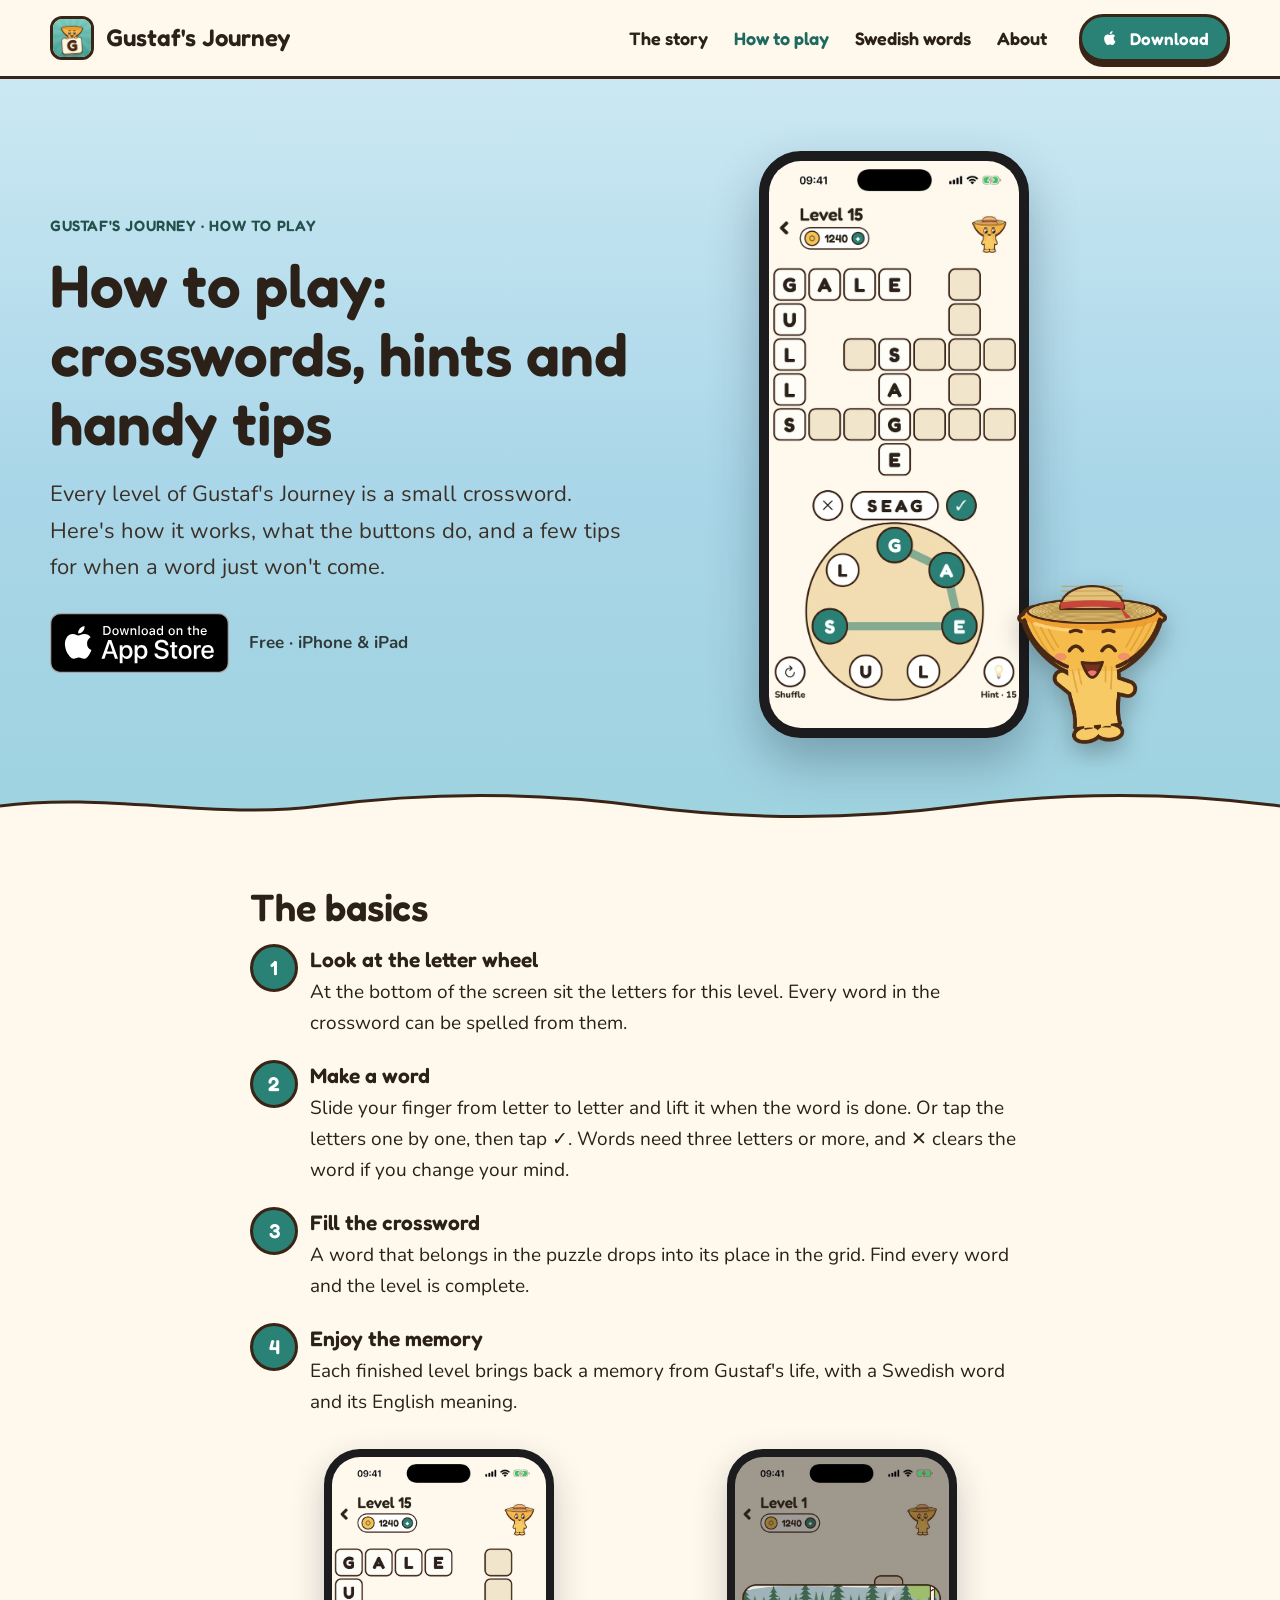
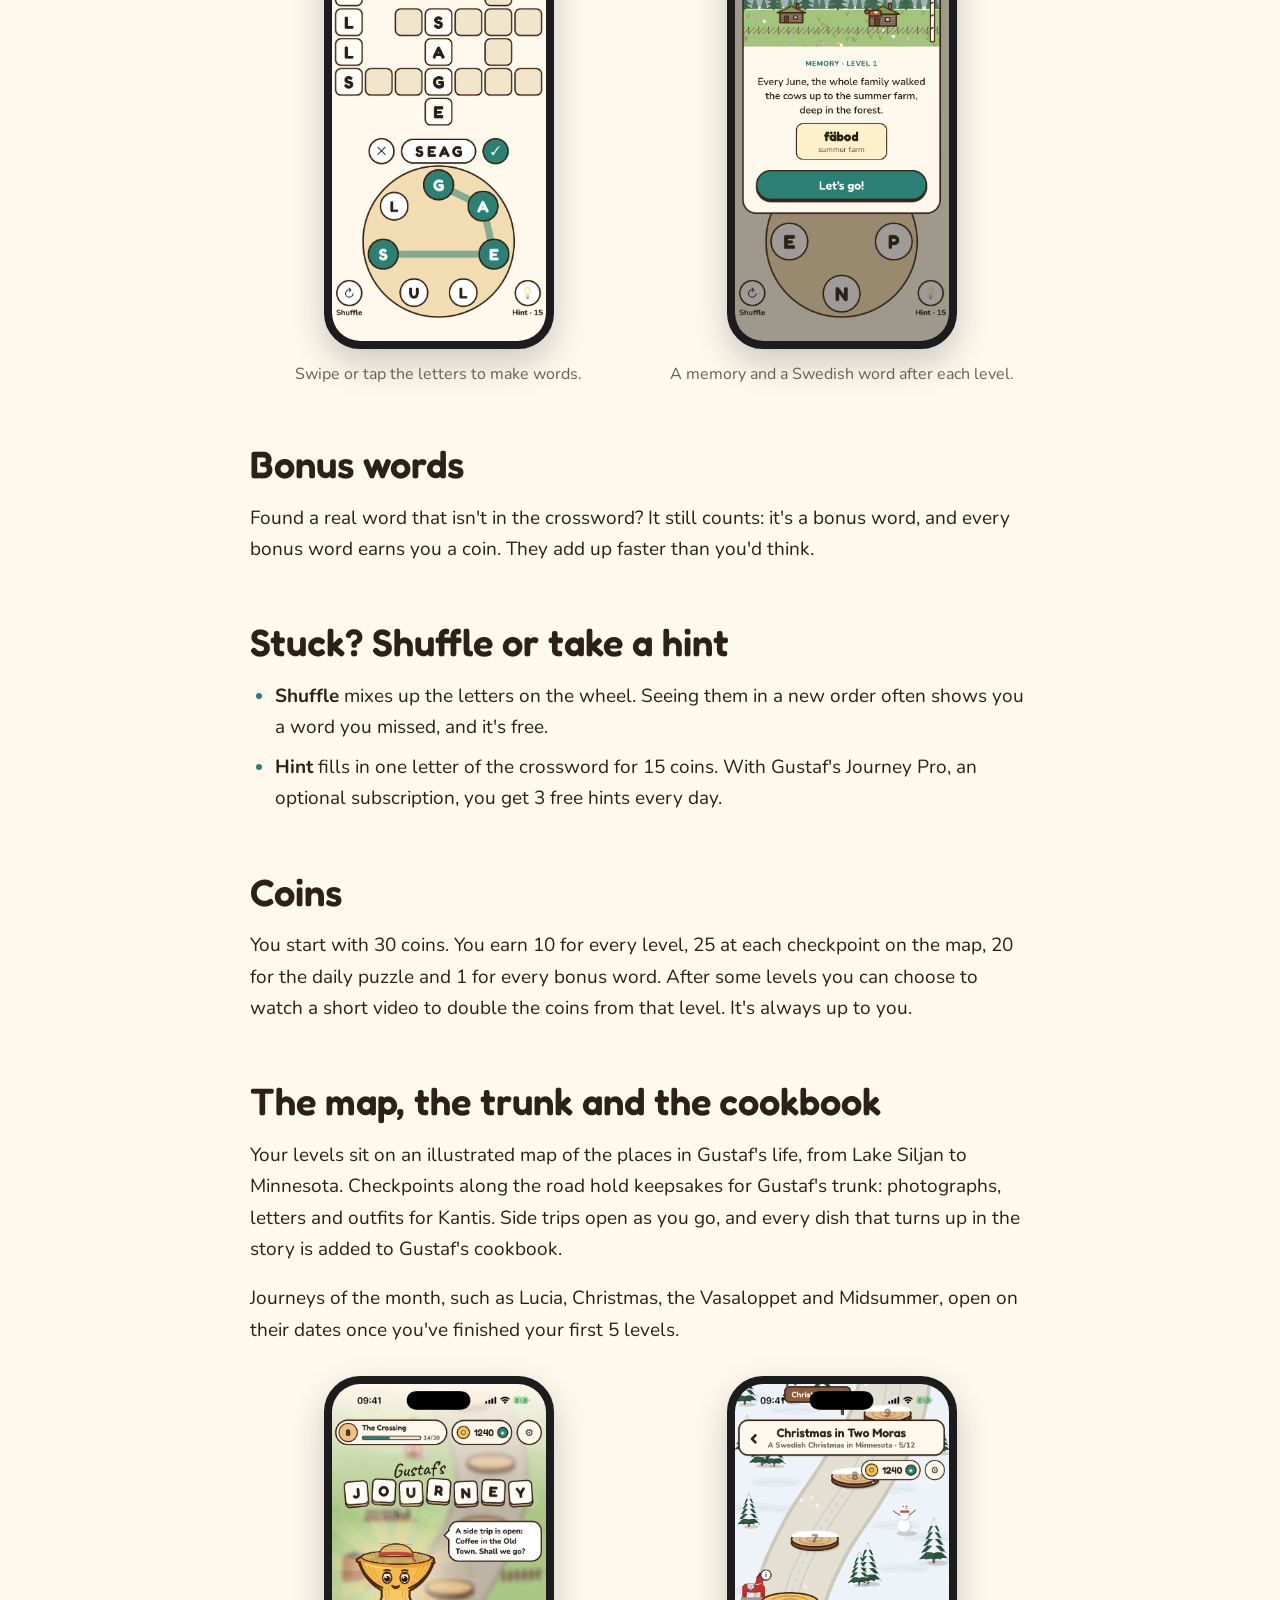
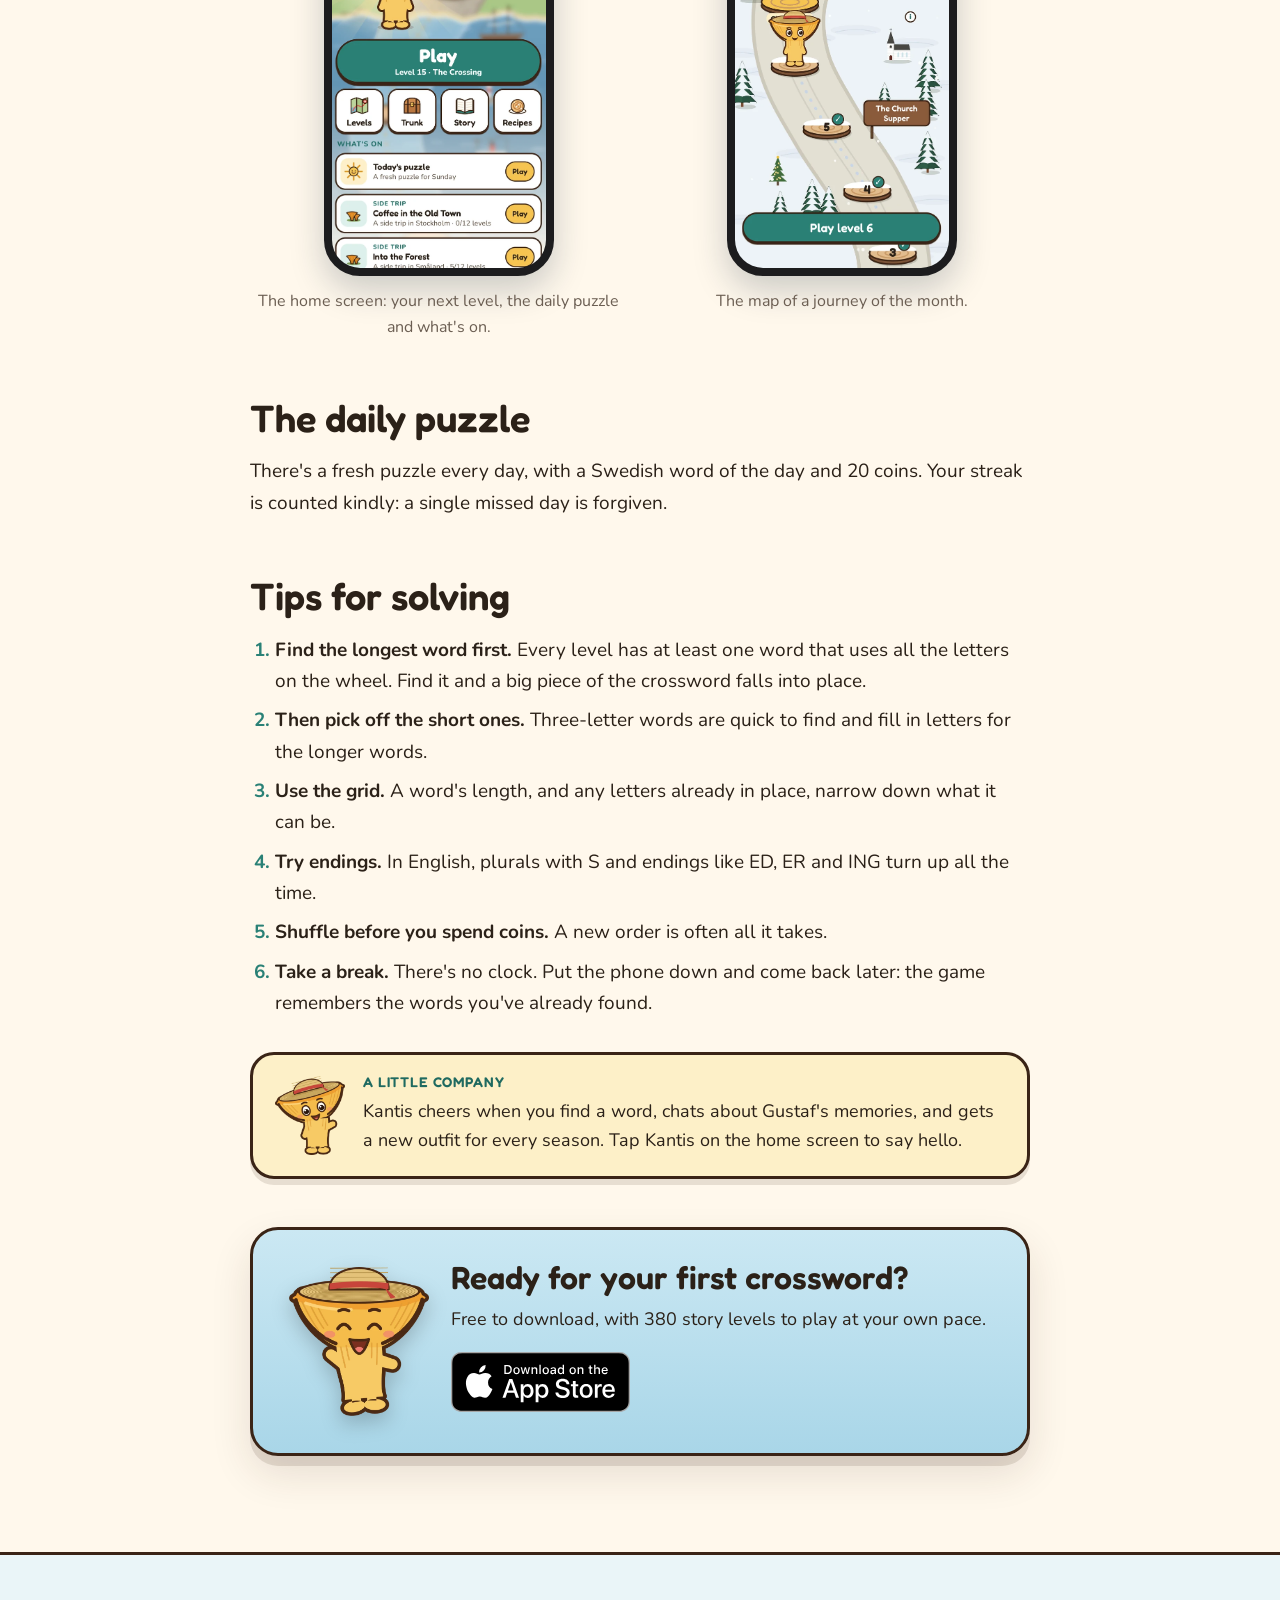
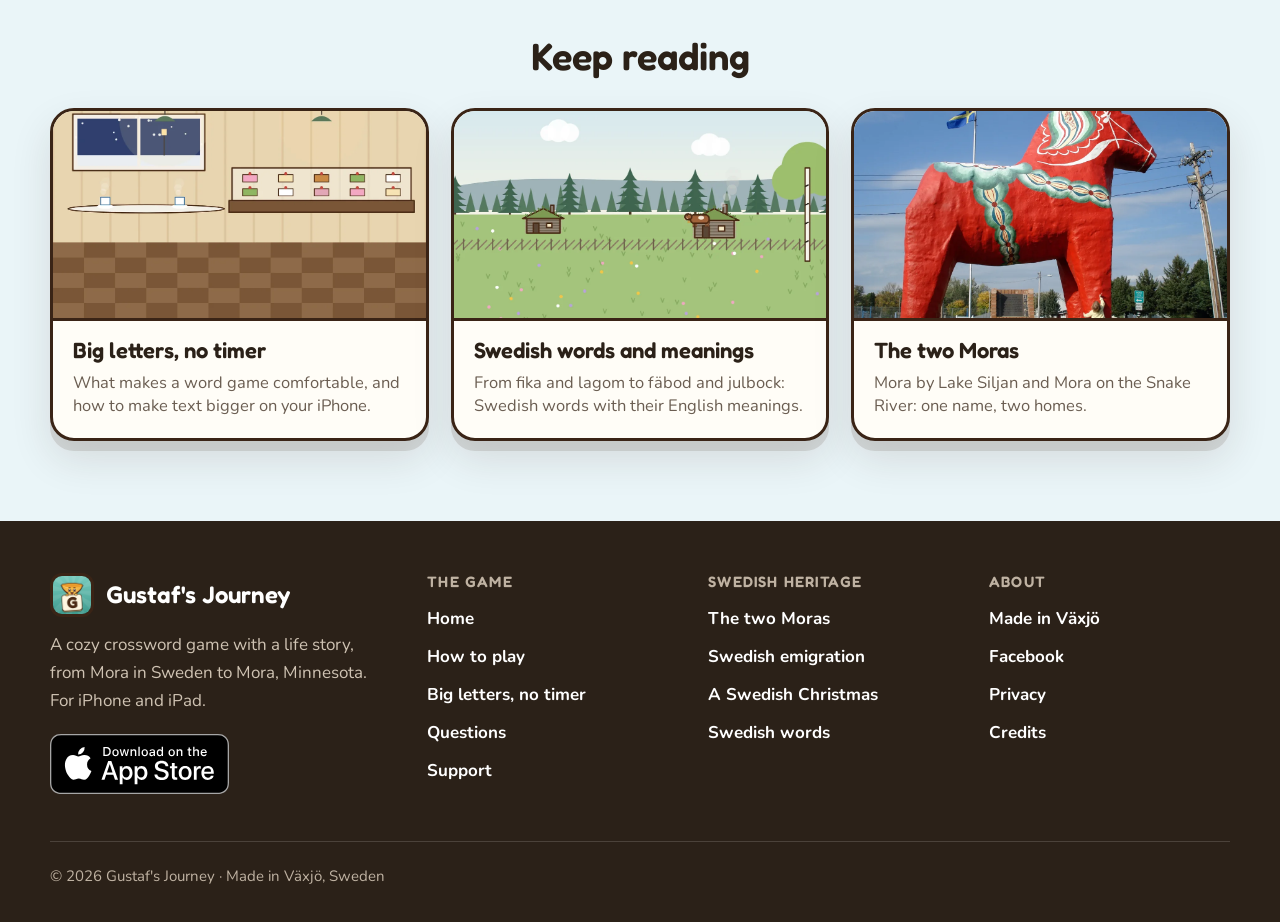
<file: how-to-play/index.html>
<!doctype html>
<html lang="en">
<head>
  <meta charset="utf-8">
  <meta name="viewport" content="width=device-width, initial-scale=1, viewport-fit=cover">
  <title>How to Play Gustaf's Journey: Crossword Word Game Guide and Tips</title>
  <meta name="description" content="How to play Gustaf's Journey, the cozy crossword word game for iPhone and iPad: making words, bonus words, hints, coins, the daily puzzle and tips for when you're stuck.">
  <link rel="canonical" href="https://gustafsjourney.com/how-to-play/">
  <meta name="theme-color" content="#A9D6E8">
  <meta name="apple-itunes-app" content="app-id=6825813658">
  <meta property="og:type" content="article">
  <meta property="og:site_name" content="Gustaf's Journey">
  <meta property="og:title" content="How to Play Gustaf's Journey: Crossword Word Game Guide and Tips">
  <meta property="og:description" content="How to play Gustaf's Journey, the cozy crossword word game for iPhone and iPad: making words, bonus words, hints, coins, the daily puzzle and tips for when you're stuck.">
  <meta property="og:url" content="https://gustafsjourney.com/how-to-play/">
  <meta property="og:image" content="https://gustafsjourney.com/img/og.jpg">
  <meta name="twitter:card" content="summary_large_image">
  <link rel="icon" type="image/png" href="/favicon.png">
  <link rel="apple-touch-icon" href="/apple-touch-icon.png">
  <link rel="preload" href="/fonts/fredoka-600.woff" as="font" type="font/woff" crossorigin>
  <link rel="stylesheet" href="/css/site.css">
  <script type="application/ld+json">{"@context": "https://schema.org", "@type": "BreadcrumbList", "itemListElement": [{"@type": "ListItem", "position": 1, "name": "Gustaf's Journey", "item": "https://gustafsjourney.com/"}, {"@type": "ListItem", "position": 2, "name": "How to play", "item": "https://gustafsjourney.com/how-to-play/"}]}</script>
</head>
<body>
  <header class="nav">
    <div class="wrap">
      <a class="brand" href="/" aria-label="Gustaf's Journey, home"><img src="/apple-touch-icon.png" alt="" width="44" height="44">Gustaf's Journey</a>
      <nav class="nav-links" aria-label="Main"><a href="/#story">The story</a><a href="/how-to-play/" aria-current="page">How to play</a><a href="/swedish-words/">Swedish words</a><a href="/about/">About</a></nav>
      <a class="btn" href="https://apps.apple.com/app/apple-store/id6825813658?pt=121666913&amp;ct=website&amp;mt=8"><svg viewBox="0 0 24 24" aria-hidden="true"><path d="M16.37 12.6c-.02-2.13 1.74-3.15 1.82-3.2-1-1.45-2.54-1.65-3.08-1.67-1.3-.13-2.55.77-3.21.77-.67 0-1.69-.75-2.78-.73-1.42.02-2.74.83-3.48 2.11-1.49 2.58-.38 6.39 1.06 8.48.71 1.02 1.55 2.17 2.65 2.13 1.07-.04 1.47-.69 2.76-.69 1.28 0 1.65.69 2.77.67 1.15-.02 1.87-1.04 2.57-2.07.82-1.18 1.15-2.33 1.17-2.39-.03-.01-2.24-.86-2.25-3.41zM14.26 6.35c.58-.71.98-1.69.87-2.68-.84.04-1.87.57-2.47 1.27-.54.62-1.02 1.63-.89 2.59.94.07 1.9-.47 2.49-1.18z"/></svg>Download</a>
    </div>
  </header>
  <main>
    <section class="page-hero">
      <div class="wrap grid">
        <div>
          <p class="crumbs"><a href="/">Gustaf's Journey</a> · How to play</p>
          <h1>How to play: crosswords, hints and handy tips</h1>
          <p class="lead">Every level of Gustaf's Journey is a small crossword. Here's how it works, what the buttons do, and a few tips for when a word just won't come.</p>
          <div class="hero-cta"><a class="store-badge" href="https://apps.apple.com/app/apple-store/id6825813658?pt=121666913&amp;ct=website&amp;mt=8"><img src="/app-store-badge.svg" alt="Download on the App Store" width="180" height="60"></a><span>Free · iPhone &amp; iPad</span></div>
        </div>
        <div class="phone-art"><div class="mini-phone"><img src="/img/screen-level.webp" alt="A level: a crossword with GALE, GULLS and SAGE, and the letter wheel below" width="640" height="1391"></div><img class="who" src="/img/kantis-cheer.webp" alt="Kantis cheering" width="489" height="520"></div>
      </div>
    </section>
    <div class="shore" aria-hidden="true"><svg viewBox="0 0 1440 36" preserveAspectRatio="none"><path d="M0 18 C 120 4, 240 32, 360 18 S 600 4, 720 18 S 960 32, 1080 18 S 1320 4, 1440 18 V36 H0z" fill="#FFF8EC"/><path d="M0 18 C 120 4, 240 32, 360 18 S 600 4, 720 18 S 960 32, 1080 18 S 1320 4, 1440 18" fill="none" stroke="#3A2416" stroke-width="3"/></svg></div>
    <article class="article">

<h2>The basics</h2>
<ol class="steps">
  <li><b>Look at the letter wheel</b>At the bottom of the screen sit the letters for this level. Every word in the crossword can be spelled from them.</li>
  <li><b>Make a word</b>Slide your finger from letter to letter and lift it when the word is done. Or tap the letters one by one, then tap ✓. Words need three letters or more, and ✕ clears the word if you change your mind.</li>
  <li><b>Fill the crossword</b>A word that belongs in the puzzle drops into its place in the grid. Find every word and the level is complete.</li>
  <li><b>Enjoy the memory</b>Each finished level brings back a memory from Gustaf's life, with a Swedish word and its English meaning.</li>
</ol>
<div class="shots">
  <figure><div class="mini-phone"><img src="/img/screen-level.webp" alt="The crossword and the letter wheel" width="640" height="1391" loading="lazy"></div><figcaption>Swipe or tap the letters to make words.</figcaption></figure>
  <figure><div class="mini-phone"><img src="/img/screen-card.webp" alt="A memory card with the Swedish word fäbod, summer farm" width="640" height="1391" loading="lazy"></div><figcaption>A memory and a Swedish word after each level.</figcaption></figure>
</div>

<h2>Bonus words</h2>
<p>Found a real word that isn't in the crossword? It still counts: it's a bonus word, and every bonus word earns you a coin. They add up faster than you'd think.</p>

<h2>Stuck? Shuffle or take a hint</h2>
<ul>
  <li><strong>Shuffle</strong> mixes up the letters on the wheel. Seeing them in a new order often shows you a word you missed, and it's free.</li>
  <li><strong>Hint</strong> fills in one letter of the crossword for 15 coins. With Gustaf's Journey Pro, an optional subscription, you get 3 free hints every day.</li>
</ul>

<h2>Coins</h2>
<p>You start with 30 coins. You earn 10 for every level, 25 at each checkpoint on the map, 20 for the daily puzzle and 1 for every bonus word. After some levels you can choose to watch a short video to double the coins from that level. It's always up to you.</p>

<h2>The map, the trunk and the cookbook</h2>
<p>Your levels sit on an illustrated map of the places in Gustaf's life, from Lake Siljan to Minnesota. Checkpoints along the road hold keepsakes for Gustaf's trunk: photographs, letters and outfits for Kantis. Side trips open as you go, and every dish that turns up in the story is added to Gustaf's cookbook.</p>
<p>Journeys of the month, such as Lucia, Christmas, the Vasaloppet and Midsummer, open on their dates once you've finished your first 5 levels.</p>
<div class="shots">
  <figure><div class="mini-phone"><img src="/img/screen-home.webp" alt="The home screen with Play, the levels, the trunk, the story and the recipes" width="640" height="1391" loading="lazy"></div><figcaption>The home screen: your next level, the daily puzzle and what's on.</figcaption></figure>
  <figure><div class="mini-phone"><img src="/img/screen-event.webp" alt="The snowy map of Christmas in Two Moras" width="640" height="1391" loading="lazy"></div><figcaption>The map of a journey of the month.</figcaption></figure>
</div>

<h2>The daily puzzle</h2>
<p>There's a fresh puzzle every day, with a Swedish word of the day and 20 coins. Your streak is counted kindly: a single missed day is forgiven.</p>

<h2>Tips for solving</h2>
<ol>
  <li><strong>Find the longest word first.</strong> Every level has at least one word that uses all the letters on the wheel. Find it and a big piece of the crossword falls into place.</li>
  <li><strong>Then pick off the short ones.</strong> Three-letter words are quick to find and fill in letters for the longer words.</li>
  <li><strong>Use the grid.</strong> A word's length, and any letters already in place, narrow down what it can be.</li>
  <li><strong>Try endings.</strong> In English, plurals with S and endings like ED, ER and ING turn up all the time.</li>
  <li><strong>Shuffle before you spend coins.</strong> A new order is often all it takes.</li>
  <li><strong>Take a break.</strong> There's no clock. Put the phone down and come back later: the game remembers the words you've already found.</li>
</ol>
<aside class="fact"><img class="" src="/img/kantis-wave.webp" alt="" width="461" height="520"><p><b>A little company</b>Kantis cheers when you find a word, chats about Gustaf's memories, and gets a new outfit for every season. Tap Kantis on the home screen to say hello.</p></aside>
<div class="cta-card"><img class="k" src="/img/kantis-cheer.webp" alt="Kantis the chanterelle" width="489" height="520"><div><h2>Ready for your first crossword?</h2><p>Free to download, with 380 story levels to play at your own pace.</p><a class="store-badge" href="https://apps.apple.com/app/apple-store/id6825813658?pt=121666913&amp;ct=website&amp;mt=8"><img src="/app-store-badge.svg" alt="Download on the App Store" width="180" height="60"></a></div></div>

    </article>
    <section class="more" aria-labelledby="more-title">
      <div class="wrap">
        <h2 id="more-title">Keep reading</h2>
        <div class="more-grid"><a class="card" href="/word-games-for-seniors/"><img src="/img/scene-konditori.webp" alt="" width="1080" height="675" loading="lazy"><span>Big letters, no timer<small>What makes a word game comfortable, and how to make text bigger on your iPhone.</small></span></a><a class="card" href="/swedish-words/"><img src="/img/scene-fabod.webp" alt="" width="1080" height="675" loading="lazy"><span>Swedish words and meanings<small>From fika and lagom to fäbod and julbock: Swedish words with their English meanings.</small></span></a><a class="card" href="/mora-minnesota/"><img src="/img/photo-mora-mn-dala-horse.webp" alt="" width="1080" height="675" loading="lazy"><span>The two Moras<small>Mora by Lake Siljan and Mora on the Snake River: one name, two homes.</small></span></a></div>
      </div>
    </section>
  </main>
  <footer>
    <div class="wrap foot">
      <div>
        <a class="brand" href="/"><img src="/apple-touch-icon.png" alt="" width="44" height="44">Gustaf's Journey</a>
        <p>A cozy crossword game with a life story, from Mora in Sweden to Mora, Minnesota. For iPhone and iPad.</p>
        <a class="store-badge" href="https://apps.apple.com/app/apple-store/id6825813658?pt=121666913&amp;ct=website&amp;mt=8"><img src="/app-store-badge.svg" alt="Download on the App Store" width="180" height="60"></a>
      </div>
      <nav aria-label="The game"><h2>The game</h2><a href="/">Home</a><a href="/how-to-play/">How to play</a><a href="/word-games-for-seniors/">Big letters, no timer</a><a href="/#faq">Questions</a><a href="/support/">Support</a></nav>
      <nav aria-label="Swedish heritage"><h2>Swedish heritage</h2><a href="/mora-minnesota/">The two Moras</a><a href="/swedish-emigration/">Swedish emigration</a><a href="/swedish-christmas/">A Swedish Christmas</a><a href="/swedish-words/">Swedish words</a></nav>
      <nav aria-label="About"><h2>About</h2><a href="/about/">Made in Växjö</a><a href="https://www.facebook.com/gustafsjourney">Facebook</a><a href="/privacy/">Privacy</a><a href="/credits/">Credits</a></nav>
    </div>
    <div class="wrap foot-bottom">© 2026 Gustaf's Journey · Made in Växjö, Sweden</div>
  </footer>
</body>
</html>
</file>
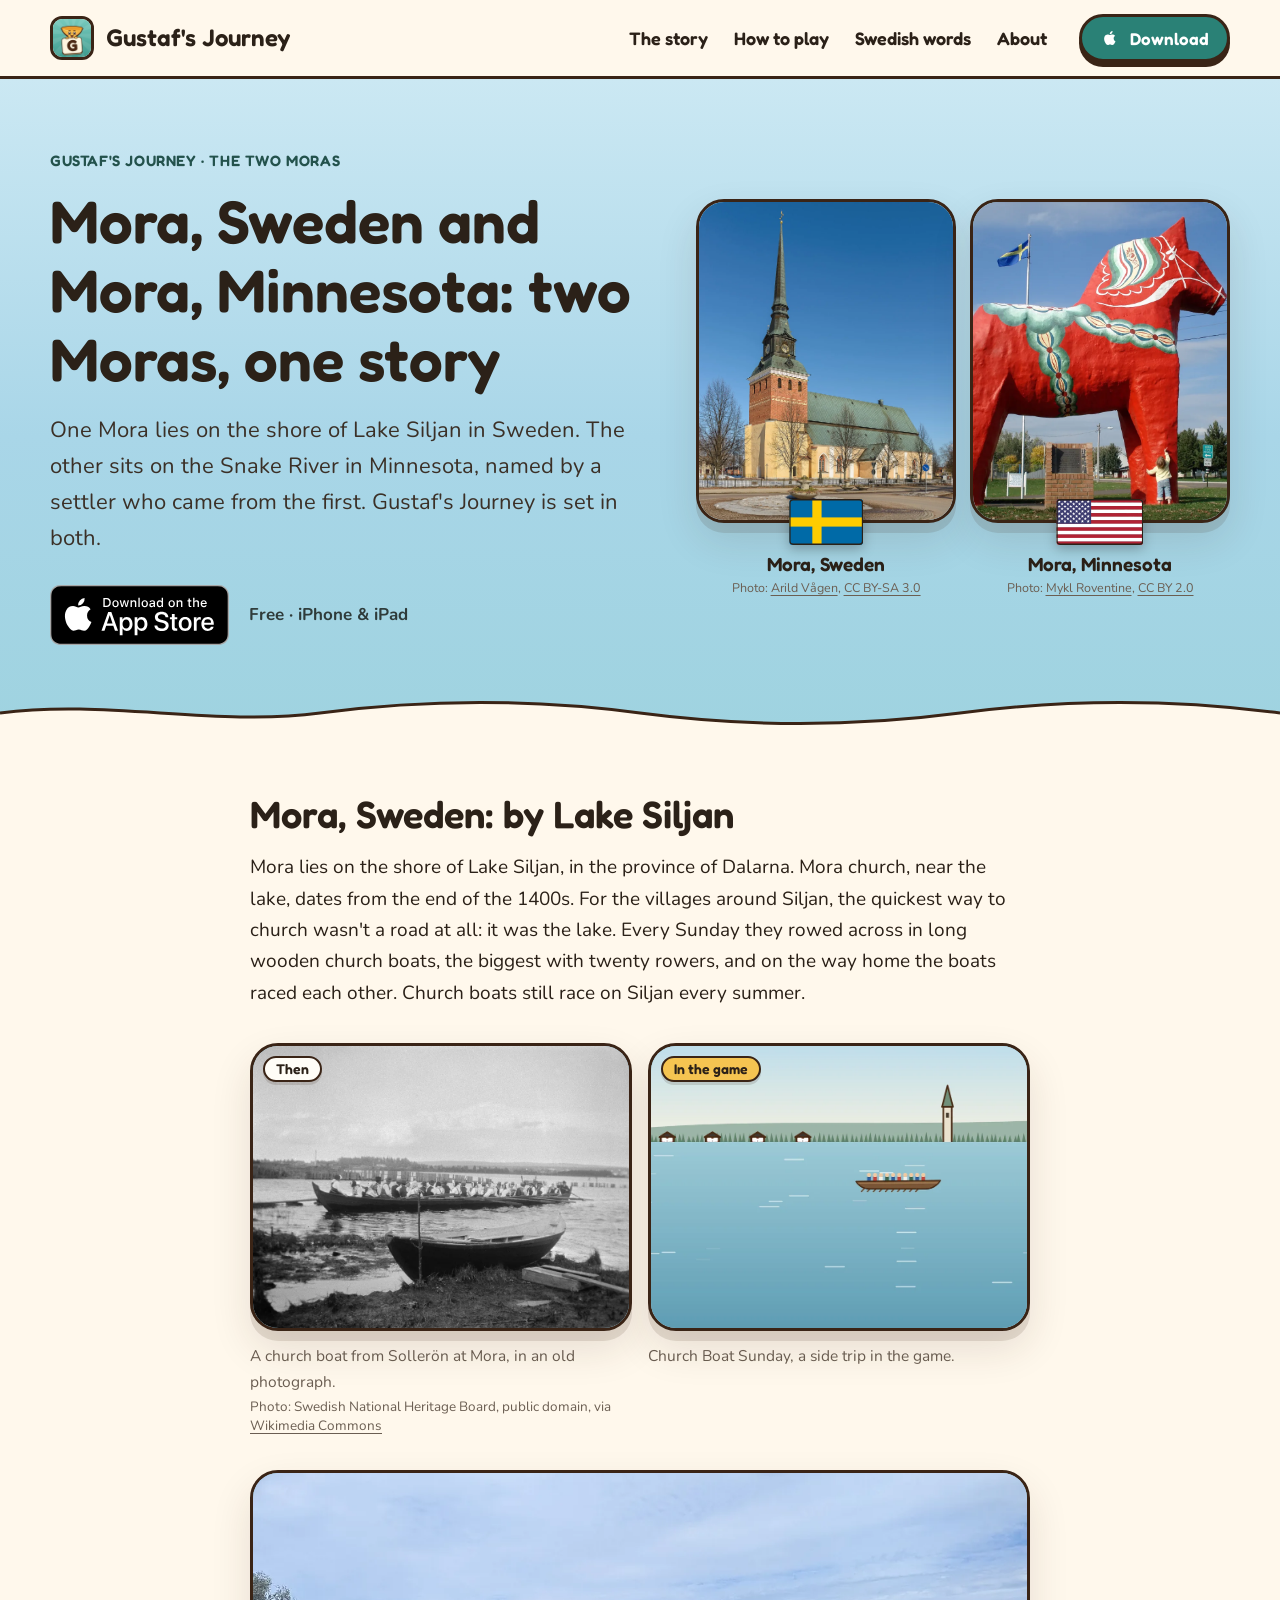
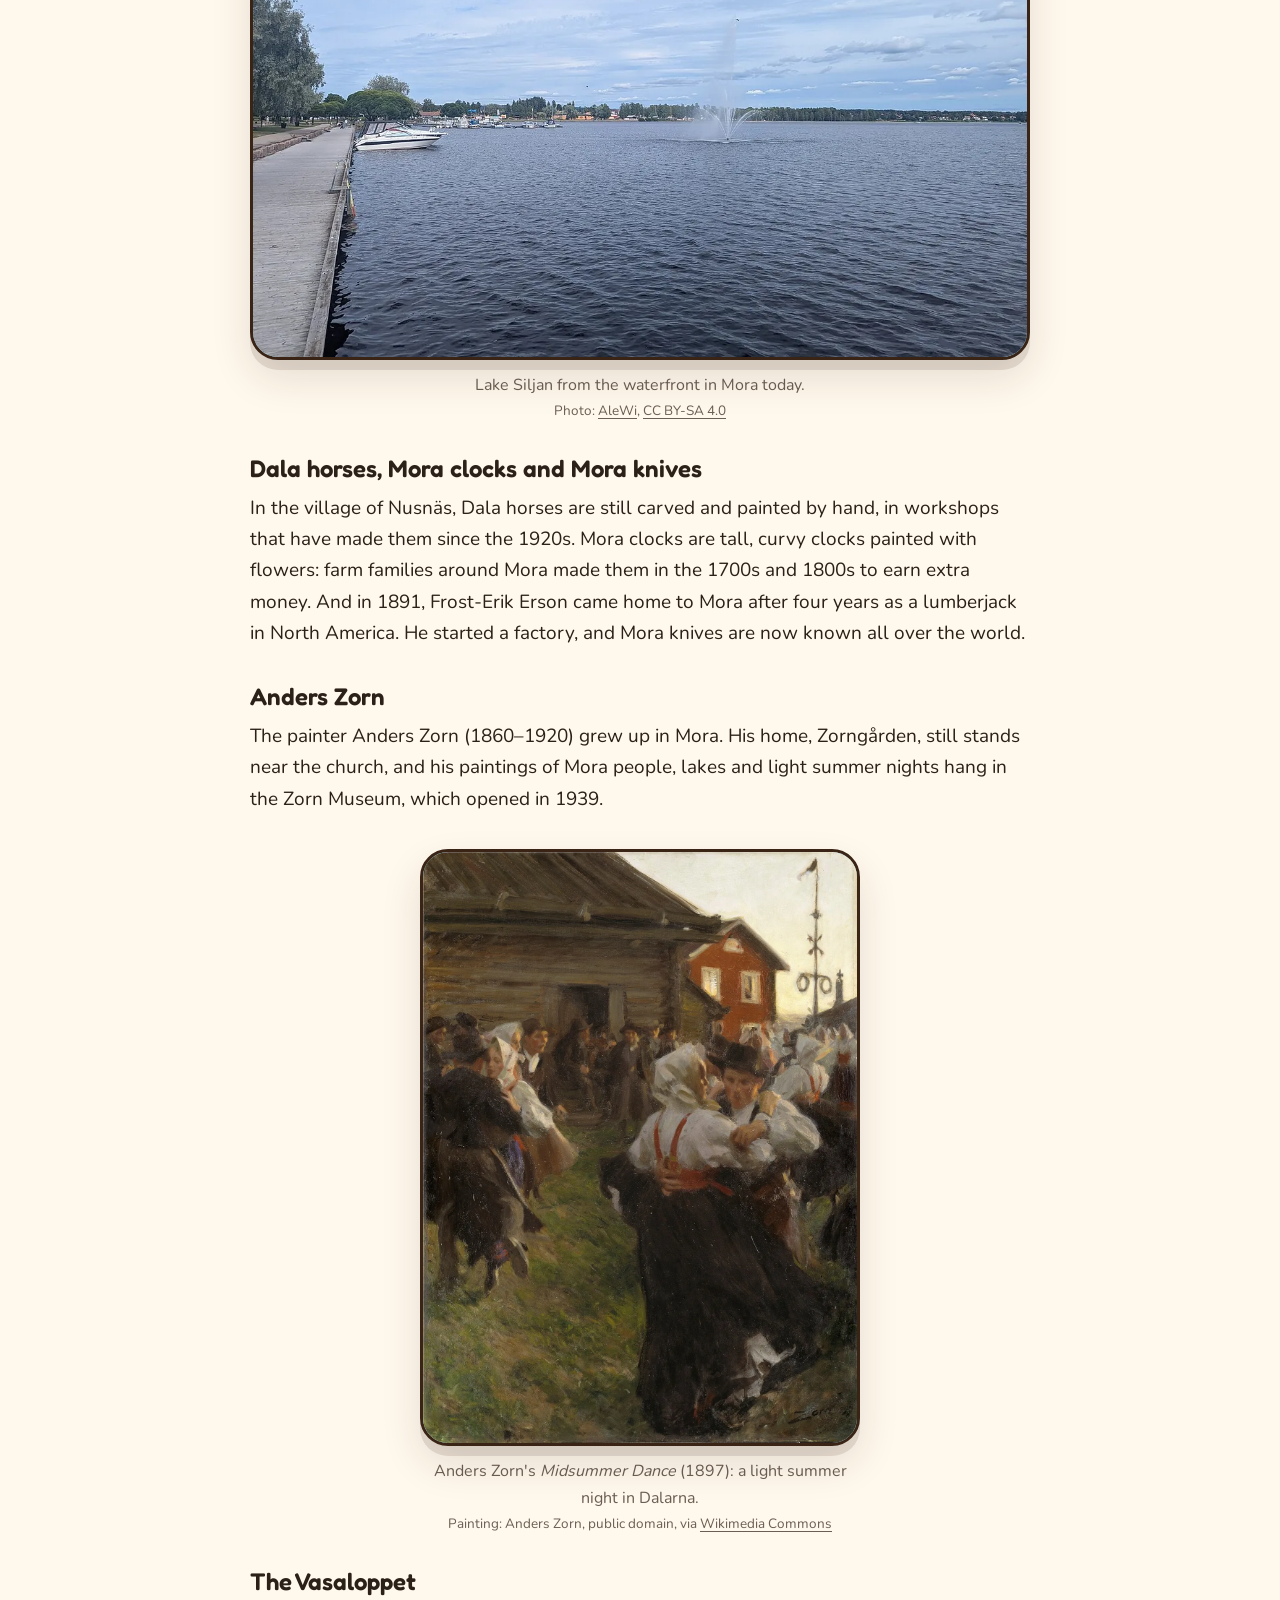
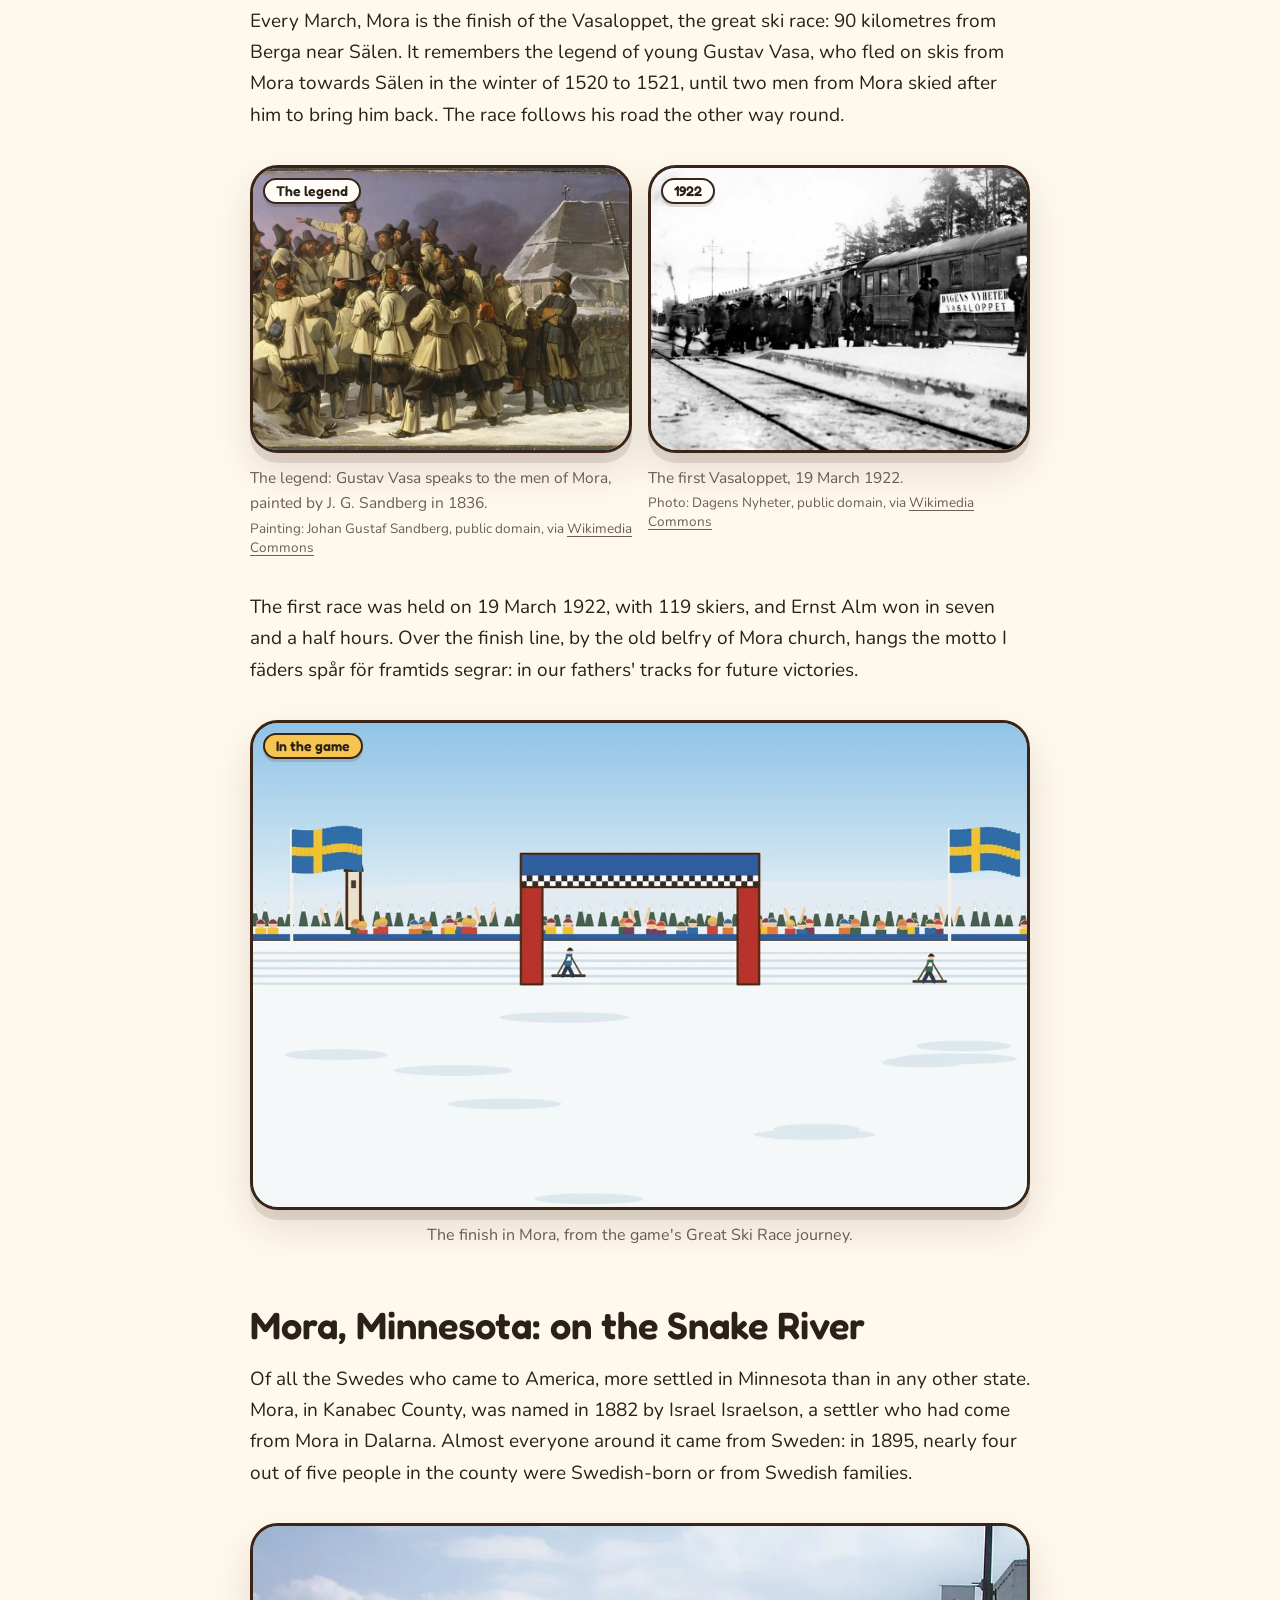
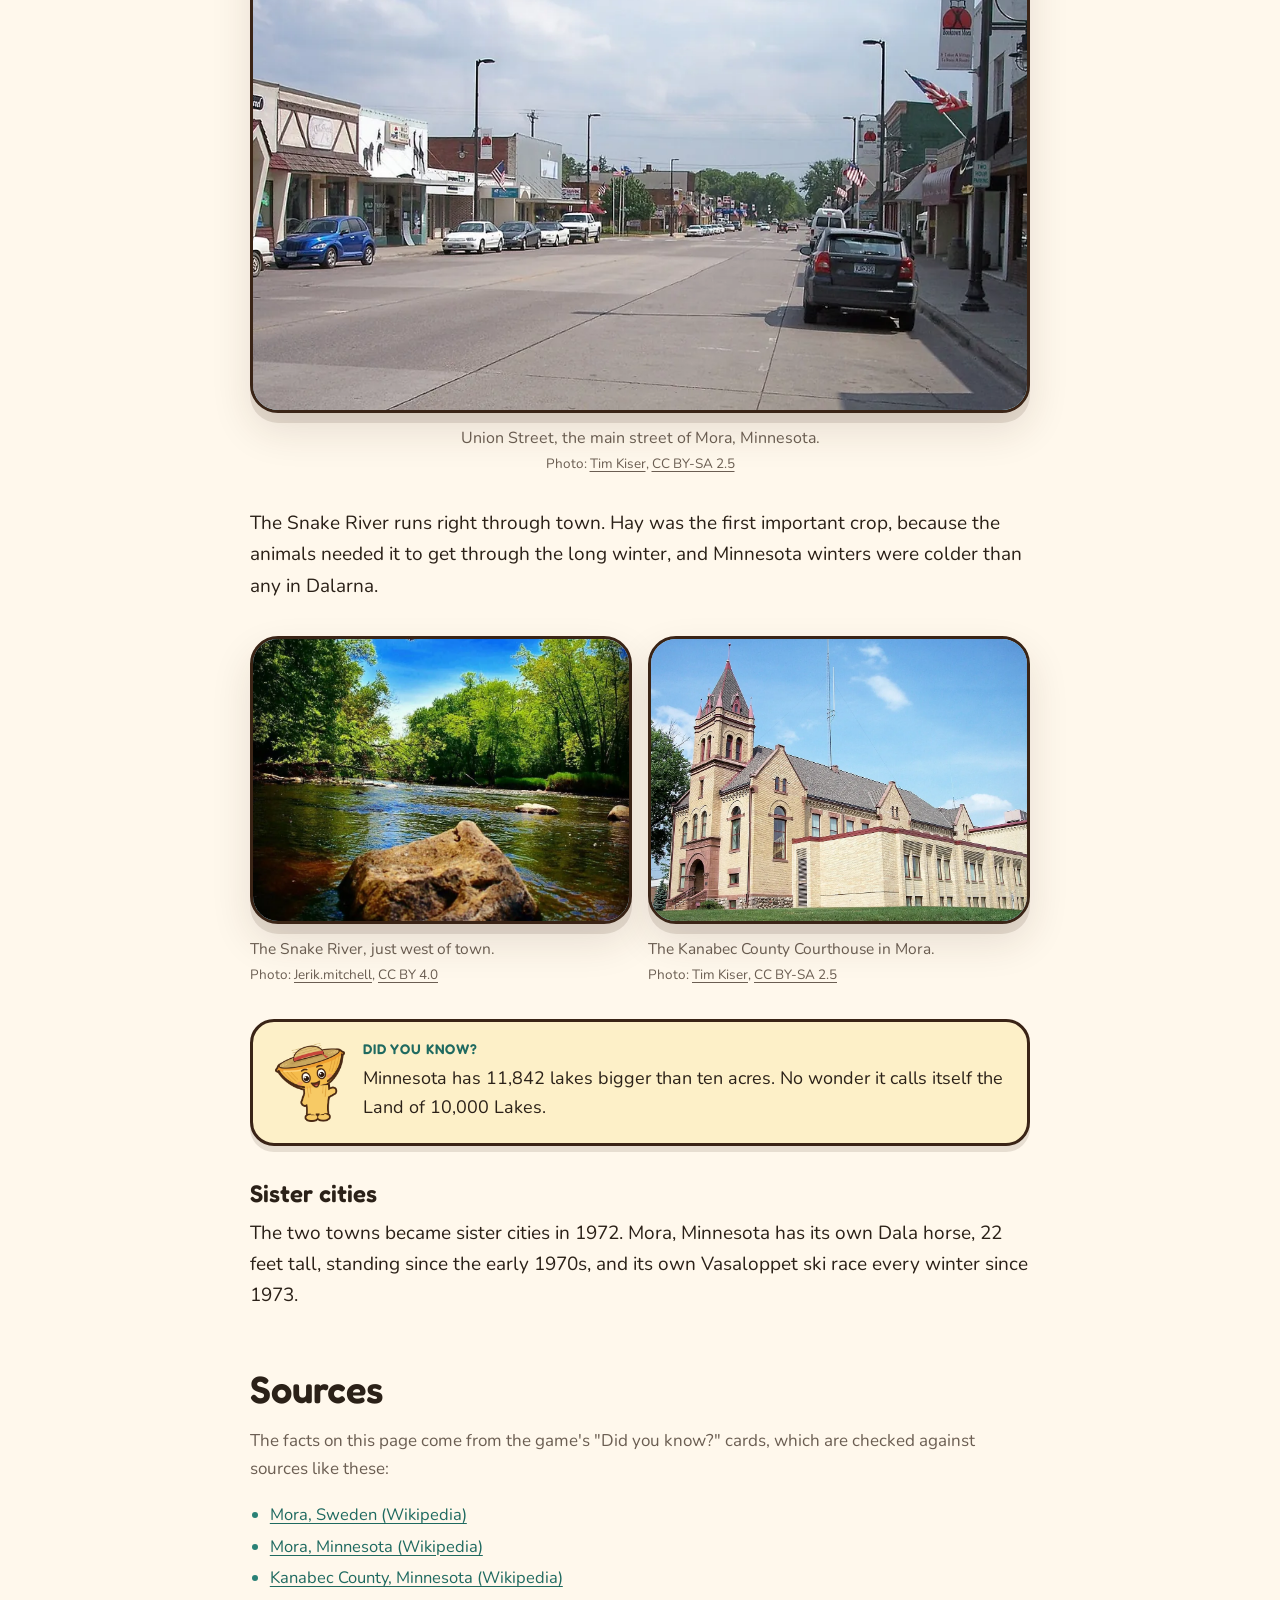
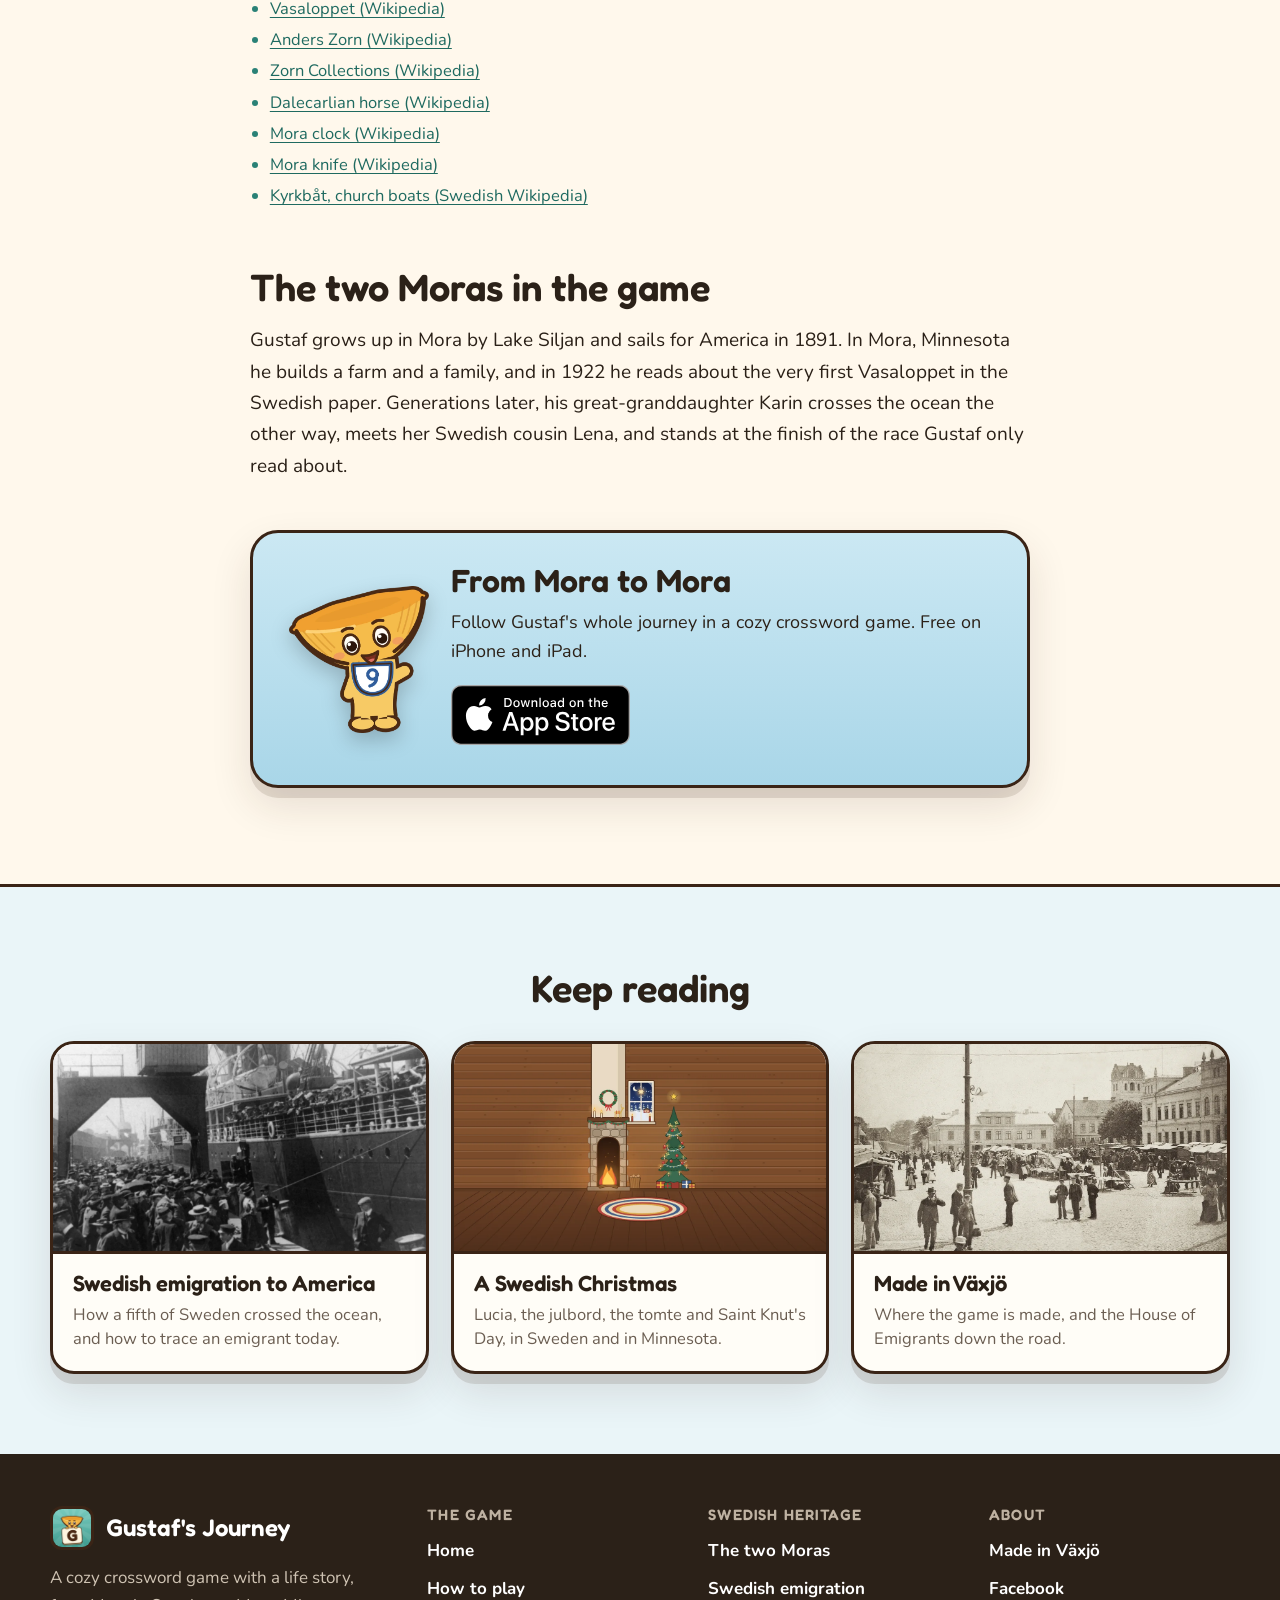
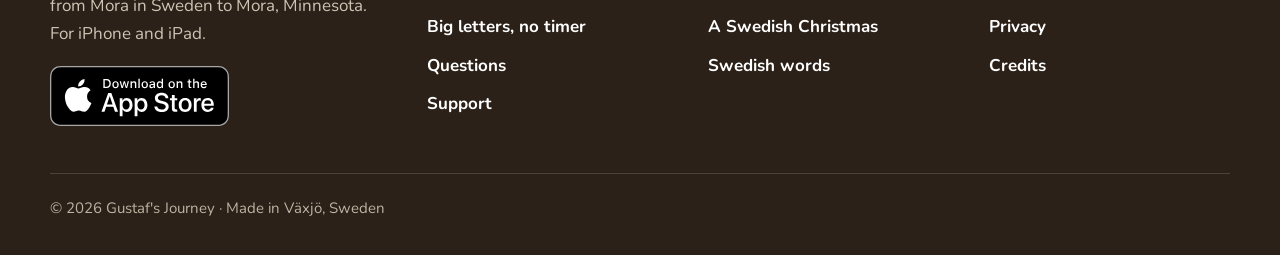
<file: mora-minnesota/index.html>
<!doctype html>
<html lang="en">
<head>
  <meta charset="utf-8">
  <meta name="viewport" content="width=device-width, initial-scale=1, viewport-fit=cover">
  <title>Mora, Sweden and Mora, Minnesota: The Story of the Two Moras</title>
  <meta name="description" content="Mora, Minnesota was named after Mora in Dalarna, Sweden. The history of the two Moras: Lake Siljan, Dala horses, the Vasaloppet, Swedish settlers and the sister cities.">
  <link rel="canonical" href="https://gustafsjourney.com/mora-minnesota/">
  <meta name="theme-color" content="#A9D6E8">
  <meta name="apple-itunes-app" content="app-id=6825813658">
  <meta property="og:type" content="article">
  <meta property="og:site_name" content="Gustaf's Journey">
  <meta property="og:title" content="Mora, Sweden and Mora, Minnesota: The Story of the Two Moras">
  <meta property="og:description" content="Mora, Minnesota was named after Mora in Dalarna, Sweden. The history of the two Moras: Lake Siljan, Dala horses, the Vasaloppet, Swedish settlers and the sister cities.">
  <meta property="og:url" content="https://gustafsjourney.com/mora-minnesota/">
  <meta property="og:image" content="https://gustafsjourney.com/img/og.jpg">
  <meta name="twitter:card" content="summary_large_image">
  <link rel="icon" type="image/png" href="/favicon.png">
  <link rel="apple-touch-icon" href="/apple-touch-icon.png">
  <link rel="preload" href="/fonts/fredoka-600.woff" as="font" type="font/woff" crossorigin>
  <link rel="stylesheet" href="/css/site.css">
  <script type="application/ld+json">{"@context": "https://schema.org", "@type": "BreadcrumbList", "itemListElement": [{"@type": "ListItem", "position": 1, "name": "Gustaf's Journey", "item": "https://gustafsjourney.com/"}, {"@type": "ListItem", "position": 2, "name": "The two Moras", "item": "https://gustafsjourney.com/mora-minnesota/"}]}</script>
</head>
<body>
  <header class="nav">
    <div class="wrap">
      <a class="brand" href="/" aria-label="Gustaf's Journey, home"><img src="/apple-touch-icon.png" alt="" width="44" height="44">Gustaf's Journey</a>
      <nav class="nav-links" aria-label="Main"><a href="/#story">The story</a><a href="/how-to-play/">How to play</a><a href="/swedish-words/">Swedish words</a><a href="/about/">About</a></nav>
      <a class="btn" href="https://apps.apple.com/app/apple-store/id6825813658?pt=121666913&amp;ct=website&amp;mt=8"><svg viewBox="0 0 24 24" aria-hidden="true"><path d="M16.37 12.6c-.02-2.13 1.74-3.15 1.82-3.2-1-1.45-2.54-1.65-3.08-1.67-1.3-.13-2.55.77-3.21.77-.67 0-1.69-.75-2.78-.73-1.42.02-2.74.83-3.48 2.11-1.49 2.58-.38 6.39 1.06 8.48.71 1.02 1.55 2.17 2.65 2.13 1.07-.04 1.47-.69 2.76-.69 1.28 0 1.65.69 2.77.67 1.15-.02 1.87-1.04 2.57-2.07.82-1.18 1.15-2.33 1.17-2.39-.03-.01-2.24-.86-2.25-3.41zM14.26 6.35c.58-.71.98-1.69.87-2.68-.84.04-1.87.57-2.47 1.27-.54.62-1.02 1.63-.89 2.59.94.07 1.9-.47 2.49-1.18z"/></svg>Download</a>
    </div>
  </header>
  <main>
    <section class="page-hero">
      <div class="wrap grid">
        <div>
          <p class="crumbs"><a href="/">Gustaf's Journey</a> · The two Moras</p>
          <h1>Mora, Sweden and Mora, Minnesota: two Moras, one story</h1>
          <p class="lead">One Mora lies on the shore of Lake Siljan in Sweden. The other sits on the Snake River in Minnesota, named by a settler who came from the first. Gustaf's Journey is set in both.</p>
          <div class="hero-cta"><a class="store-badge" href="https://apps.apple.com/app/apple-store/id6825813658?pt=121666913&amp;ct=website&amp;mt=8"><img src="/app-store-badge.svg" alt="Download on the App Store" width="180" height="60"></a><span>Free · iPhone &amp; iPad</span></div>
        </div>
        <div class="split"><figure><div class="pic"><div class="frame"><img src="/img/photo-mora-church.webp" alt="Mora church with its tall spire and green roof, today" width="1200" height="1586"></div><img class="flag" src="/img/flag-se.svg" alt="Flag of Sweden" width="160" height="100"></div><figcaption>Mora, Sweden<span class="credit">Photo: <a href="https://commons.wikimedia.org/wiki/File:Mora_kyrka_Mars_2013_01.jpg" rel="noopener">Arild Vågen</a>, <a href="https://creativecommons.org/licenses/by-sa/3.0" rel="noopener license">CC BY-SA 3.0</a></span></figcaption></figure><figure><div class="pic"><div class="frame"><img src="/img/photo-mora-mn-dala-horse.webp" alt="The 22-foot red Dala horse in Mora, Minnesota, under a Swedish flag" width="1200" height="932"></div><img class="flag" src="/img/flag-us.svg" alt="Flag of the United States" width="190" height="100"></div><figcaption>Mora, Minnesota<span class="credit">Photo: <a href="https://commons.wikimedia.org/wiki/File:Dala_horse-Mora,_Minnesota-20070929.jpg" rel="noopener">Mykl Roventine</a>, <a href="https://creativecommons.org/licenses/by/2.0" rel="noopener license">CC BY 2.0</a></span></figcaption></figure></div>
      </div>
    </section>
    <div class="shore" aria-hidden="true"><svg viewBox="0 0 1440 36" preserveAspectRatio="none"><path d="M0 18 C 120 4, 240 32, 360 18 S 600 4, 720 18 S 960 32, 1080 18 S 1320 4, 1440 18 V36 H0z" fill="#FFF8EC"/><path d="M0 18 C 120 4, 240 32, 360 18 S 600 4, 720 18 S 960 32, 1080 18 S 1320 4, 1440 18" fill="none" stroke="#3A2416" stroke-width="3"/></svg></div>
    <article class="article">

<h2>Mora, Sweden: by Lake Siljan</h2>
<p>Mora lies on the shore of Lake Siljan, in the province of Dalarna. Mora church, near the lake, dates from the end of the 1400s. For the villages around Siljan, the quickest way to church wasn't a road at all: it was the lake. Every Sunday they rowed across in long wooden church boats, the biggest with twenty rowers, and on the way home the boats raced each other. Church boats still race on Siljan every summer.</p>
<div class="pair"><figure class=""><div class="frame"><img src="/img/photo-church-boat-old.webp" alt="An old photograph of a long church boat full of rowers by Lake Siljan at Mora" width="1024" height="704" loading="lazy"><span class="lbl">Then</span></div><figcaption>A church boat from Sollerön at Mora, in an old photograph. <span class="credit">Photo: Swedish National Heritage Board, public domain, via <a href="https://commons.wikimedia.org/wiki/File:Church_boat,_Mora,_Dalarna,_Sweden_(6999883529).jpg" rel="noopener">Wikimedia Commons</a></span></figcaption></figure><figure><div class="frame"><img src="/img/scene-church-boat-lake.webp" alt="A church boat full of rowers crossing a calm lake towards a church tower" width="1080" height="675" loading="lazy"><span class="lbl game">In the game</span></div><figcaption>Church Boat Sunday, a side trip in the game.</figcaption></figure></div>
<figure class=""><div class="frame"><img src="/img/photo-siljan-mora.webp" alt="Lake Siljan from the waterfront in Mora, with a fountain and boats" width="1200" height="904" loading="lazy"></div><figcaption>Lake Siljan from the waterfront in Mora today. <span class="credit">Photo: <a href="https://commons.wikimedia.org/wiki/File:Siljan,_Mora_-_20260710_-_06.jpg" rel="noopener">AleWi</a>, <a href="https://creativecommons.org/licenses/by-sa/4.0" rel="noopener license">CC BY-SA 4.0</a></span></figcaption></figure>
<h3>Dala horses, Mora clocks and Mora knives</h3>
<p>In the village of Nusnäs, Dala horses are still carved and painted by hand, in workshops that have made them since the 1920s. Mora clocks are tall, curvy clocks painted with flowers: farm families around Mora made them in the 1700s and 1800s to earn extra money. And in 1891, Frost-Erik Erson came home to Mora after four years as a lumberjack in North America. He started a factory, and Mora knives are now known all over the world.</p>
<h3>Anders Zorn</h3>
<p>The painter Anders Zorn (1860–1920) grew up in Mora. His home, Zorngården, still stands near the church, and his paintings of Mora people, lakes and light summer nights hang in the Zorn Museum, which opened in 1939.</p>
<figure class="narrow"><div class="frame natural"><img src="/img/photo-zorn-midsummer.webp" alt="Anders Zorn's painting Midsummer Dance: couples dancing on a light summer night in Dalarna" width="1200" height="1635" loading="lazy"></div><figcaption>Anders Zorn's <em>Midsummer Dance</em> (1897): a light summer night in Dalarna. <span class="credit">Painting: Anders Zorn, public domain, via <a href="https://commons.wikimedia.org/wiki/File:Midsommardans_av_Anders_Zorn_1897.jpg" rel="noopener">Wikimedia Commons</a></span></figcaption></figure>
<h3>The Vasaloppet</h3>
<p>Every March, Mora is the finish of the Vasaloppet, the great ski race: 90 kilometres from Berga near Sälen. It remembers the legend of young Gustav Vasa, who fled on skis from Mora towards Sälen in the winter of 1520 to 1521, until two men from Mora skied after him to bring him back. The race follows his road the other way round.</p>
<div class="pair"><figure class=""><div class="frame"><img src="/img/photo-gustav-vasa-mora.webp" alt="A painting of young Gustav Vasa speaking to the men of Dalarna in Mora in the snow" width="1200" height="784" loading="lazy"><span class="lbl">The legend</span></div><figcaption>The legend: Gustav Vasa speaks to the men of Mora, painted by J. G. Sandberg in 1836. <span class="credit">Painting: Johan Gustaf Sandberg, public domain, via <a href="https://commons.wikimedia.org/wiki/File:King_Gustav_Vasa_of_Sweden_Addressing_Men_from_Dalarna_in_Mora_(Johan_Gustaf_Sandberg)_-_Nationalmuseum_-_19512.tif" rel="noopener">Wikimedia Commons</a></span></figcaption></figure><figure class=""><div class="frame"><img src="/img/photo-vasaloppet-1922.webp" alt="Skiers and a crowd by the train at the first Vasaloppet, 19 March 1922" width="1000" height="630" loading="lazy"><span class="lbl">1922</span></div><figcaption>The first Vasaloppet, 19 March 1922. <span class="credit">Photo: Dagens Nyheter, public domain, via <a href="https://commons.wikimedia.org/wiki/File:DNVasaloppet1922.jpg" rel="noopener">Wikimedia Commons</a></span></figcaption></figure></div>
<p>The first race was held on 19 March 1922, with 119 skiers, and Ernst Alm won in seven and a half hours. Over the finish line, by the old belfry of Mora church, hangs the motto <span lang="sv">I fäders spår för framtids segrar</span>: in our fathers' tracks for future victories.</p>
<figure><div class="frame"><img src="/img/scene-vasaloppet-finish.webp" alt="The Vasaloppet finish gate with Swedish flags" width="1080" height="675" loading="lazy"><span class="lbl game">In the game</span></div><figcaption>The finish in Mora, from the game's Great Ski Race journey.</figcaption></figure>

<h2>Mora, Minnesota: on the Snake River</h2>
<p>Of all the Swedes who came to America, more settled in Minnesota than in any other state. Mora, in Kanabec County, was named in 1882 by Israel Israelson, a settler who had come from Mora in Dalarna. Almost everyone around it came from Sweden: in 1895, nearly four out of five people in the county were Swedish-born or from Swedish families.</p>
<figure class=""><div class="frame"><img src="/img/photo-mora-mn-street.webp" alt="Union Street, the main street of Mora, Minnesota" width="1200" height="626" loading="lazy"></div><figcaption>Union Street, the main street of Mora, Minnesota. <span class="credit">Photo: <a href="https://commons.wikimedia.org/wiki/File:Mora_Minnesota.jpg" rel="noopener">Tim Kiser</a>, <a href="https://creativecommons.org/licenses/by-sa/2.5" rel="noopener license">CC BY-SA 2.5</a></span></figcaption></figure>
<p>The Snake River runs right through town. Hay was the first important crop, because the animals needed it to get through the long winter, and Minnesota winters were colder than any in Dalarna.</p>
<div class="pair"><figure class=""><div class="frame"><img src="/img/photo-snake-river.webp" alt="The Snake River just west of Mora, Minnesota, in spring" width="1080" height="1080" loading="lazy"></div><figcaption>The Snake River, just west of town. <span class="credit">Photo: <a href="https://commons.wikimedia.org/wiki/File:The_Snake_River.jpg" rel="noopener">Jerik.mitchell</a>, <a href="https://creativecommons.org/licenses/by/4.0" rel="noopener license">CC BY 4.0</a></span></figcaption></figure><figure class=""><div class="frame"><img src="/img/photo-kanabec-courthouse.webp" alt="The Kanabec County Courthouse in Mora, Minnesota, with its tall tower" width="1200" height="907" loading="lazy"></div><figcaption>The Kanabec County Courthouse in Mora. <span class="credit">Photo: <a href="https://commons.wikimedia.org/wiki/File:Kanabec_County_Courthouse.jpg" rel="noopener">Tim Kiser</a>, <a href="https://creativecommons.org/licenses/by-sa/2.5" rel="noopener license">CC BY-SA 2.5</a></span></figcaption></figure></div>
<aside class="fact"><img class="" src="/img/kantis-wave.webp" alt="" width="461" height="520"><p><b>Did you know?</b>Minnesota has 11,842 lakes bigger than ten acres. No wonder it calls itself the Land of 10,000 Lakes.</p></aside>
<h3>Sister cities</h3>
<p>The two towns became sister cities in 1972. Mora, Minnesota has its own Dala horse, 22 feet tall, standing since the early 1970s, and its own Vasaloppet ski race every winter since 1973.</p>

<h2>Sources</h2>
<p class="sources-intro">The facts on this page come from the game's "Did you know?" cards, which are checked against sources like these:</p>
<ul class="sources"><li><a href="https://en.wikipedia.org/wiki/Mora,_Sweden" rel="noopener">Mora, Sweden (Wikipedia)</a></li><li><a href="https://en.wikipedia.org/wiki/Mora,_Minnesota" rel="noopener">Mora, Minnesota (Wikipedia)</a></li><li><a href="https://en.wikipedia.org/wiki/Kanabec_County,_Minnesota" rel="noopener">Kanabec County, Minnesota (Wikipedia)</a></li><li><a href="https://en.wikipedia.org/wiki/Vasaloppet" rel="noopener">Vasaloppet (Wikipedia)</a></li><li><a href="https://en.wikipedia.org/wiki/Anders_Zorn" rel="noopener">Anders Zorn (Wikipedia)</a></li><li><a href="https://en.wikipedia.org/wiki/Zorn_Collections" rel="noopener">Zorn Collections (Wikipedia)</a></li><li><a href="https://en.wikipedia.org/wiki/Dalecarlian_horse" rel="noopener">Dalecarlian horse (Wikipedia)</a></li><li><a href="https://en.wikipedia.org/wiki/Mora_clock" rel="noopener">Mora clock (Wikipedia)</a></li><li><a href="https://en.wikipedia.org/wiki/Mora_knife" rel="noopener">Mora knife (Wikipedia)</a></li><li><a href="https://sv.wikipedia.org/wiki/Kyrkb%C3%A5t" rel="noopener">Kyrkbåt, church boats (Swedish Wikipedia)</a></li></ul>
<h2>The two Moras in the game</h2>
<p>Gustaf grows up in Mora by Lake Siljan and sails for America in 1891. In Mora, Minnesota he builds a farm and a family, and in 1922 he reads about the very first Vasaloppet in the Swedish paper. Generations later, his great-granddaughter Karin crosses the ocean the other way, meets her Swedish cousin Lena, and stands at the finish of the race Gustaf only read about.</p>
<div class="cta-card"><img class="k" src="/img/kantis-ski.webp" alt="Kantis the chanterelle" width="495" height="520"><div><h2>From Mora to Mora</h2><p>Follow Gustaf's whole journey in a cozy crossword game. Free on iPhone and iPad.</p><a class="store-badge" href="https://apps.apple.com/app/apple-store/id6825813658?pt=121666913&amp;ct=website&amp;mt=8"><img src="/app-store-badge.svg" alt="Download on the App Store" width="180" height="60"></a></div></div>

    </article>
    <section class="more" aria-labelledby="more-title">
      <div class="wrap">
        <h2 id="more-title">Keep reading</h2>
        <div class="more-grid"><a class="card" href="/swedish-emigration/"><img src="/img/photo-farewell-1905.webp" alt="" width="1080" height="675" loading="lazy"><span>Swedish emigration to America<small>How a fifth of Sweden crossed the ocean, and how to trace an emigrant today.</small></span></a><a class="card" href="/swedish-christmas/"><img src="/img/scene-christmas.webp" alt="" width="1080" height="675" loading="lazy"><span>A Swedish Christmas<small>Lucia, the julbord, the tomte and Saint Knut's Day, in Sweden and in Minnesota.</small></span></a><a class="card" href="/about/"><img src="/img/photo-vaxjo-market-1900.webp" alt="" width="1080" height="675" loading="lazy"><span>Made in Växjö<small>Where the game is made, and the House of Emigrants down the road.</small></span></a></div>
      </div>
    </section>
  </main>
  <footer>
    <div class="wrap foot">
      <div>
        <a class="brand" href="/"><img src="/apple-touch-icon.png" alt="" width="44" height="44">Gustaf's Journey</a>
        <p>A cozy crossword game with a life story, from Mora in Sweden to Mora, Minnesota. For iPhone and iPad.</p>
        <a class="store-badge" href="https://apps.apple.com/app/apple-store/id6825813658?pt=121666913&amp;ct=website&amp;mt=8"><img src="/app-store-badge.svg" alt="Download on the App Store" width="180" height="60"></a>
      </div>
      <nav aria-label="The game"><h2>The game</h2><a href="/">Home</a><a href="/how-to-play/">How to play</a><a href="/word-games-for-seniors/">Big letters, no timer</a><a href="/#faq">Questions</a><a href="/support/">Support</a></nav>
      <nav aria-label="Swedish heritage"><h2>Swedish heritage</h2><a href="/mora-minnesota/">The two Moras</a><a href="/swedish-emigration/">Swedish emigration</a><a href="/swedish-christmas/">A Swedish Christmas</a><a href="/swedish-words/">Swedish words</a></nav>
      <nav aria-label="About"><h2>About</h2><a href="/about/">Made in Växjö</a><a href="https://www.facebook.com/gustafsjourney">Facebook</a><a href="/privacy/">Privacy</a><a href="/credits/">Credits</a></nav>
    </div>
    <div class="wrap foot-bottom">© 2026 Gustaf's Journey · Made in Växjö, Sweden</div>
  </footer>
</body>
</html>
</file>
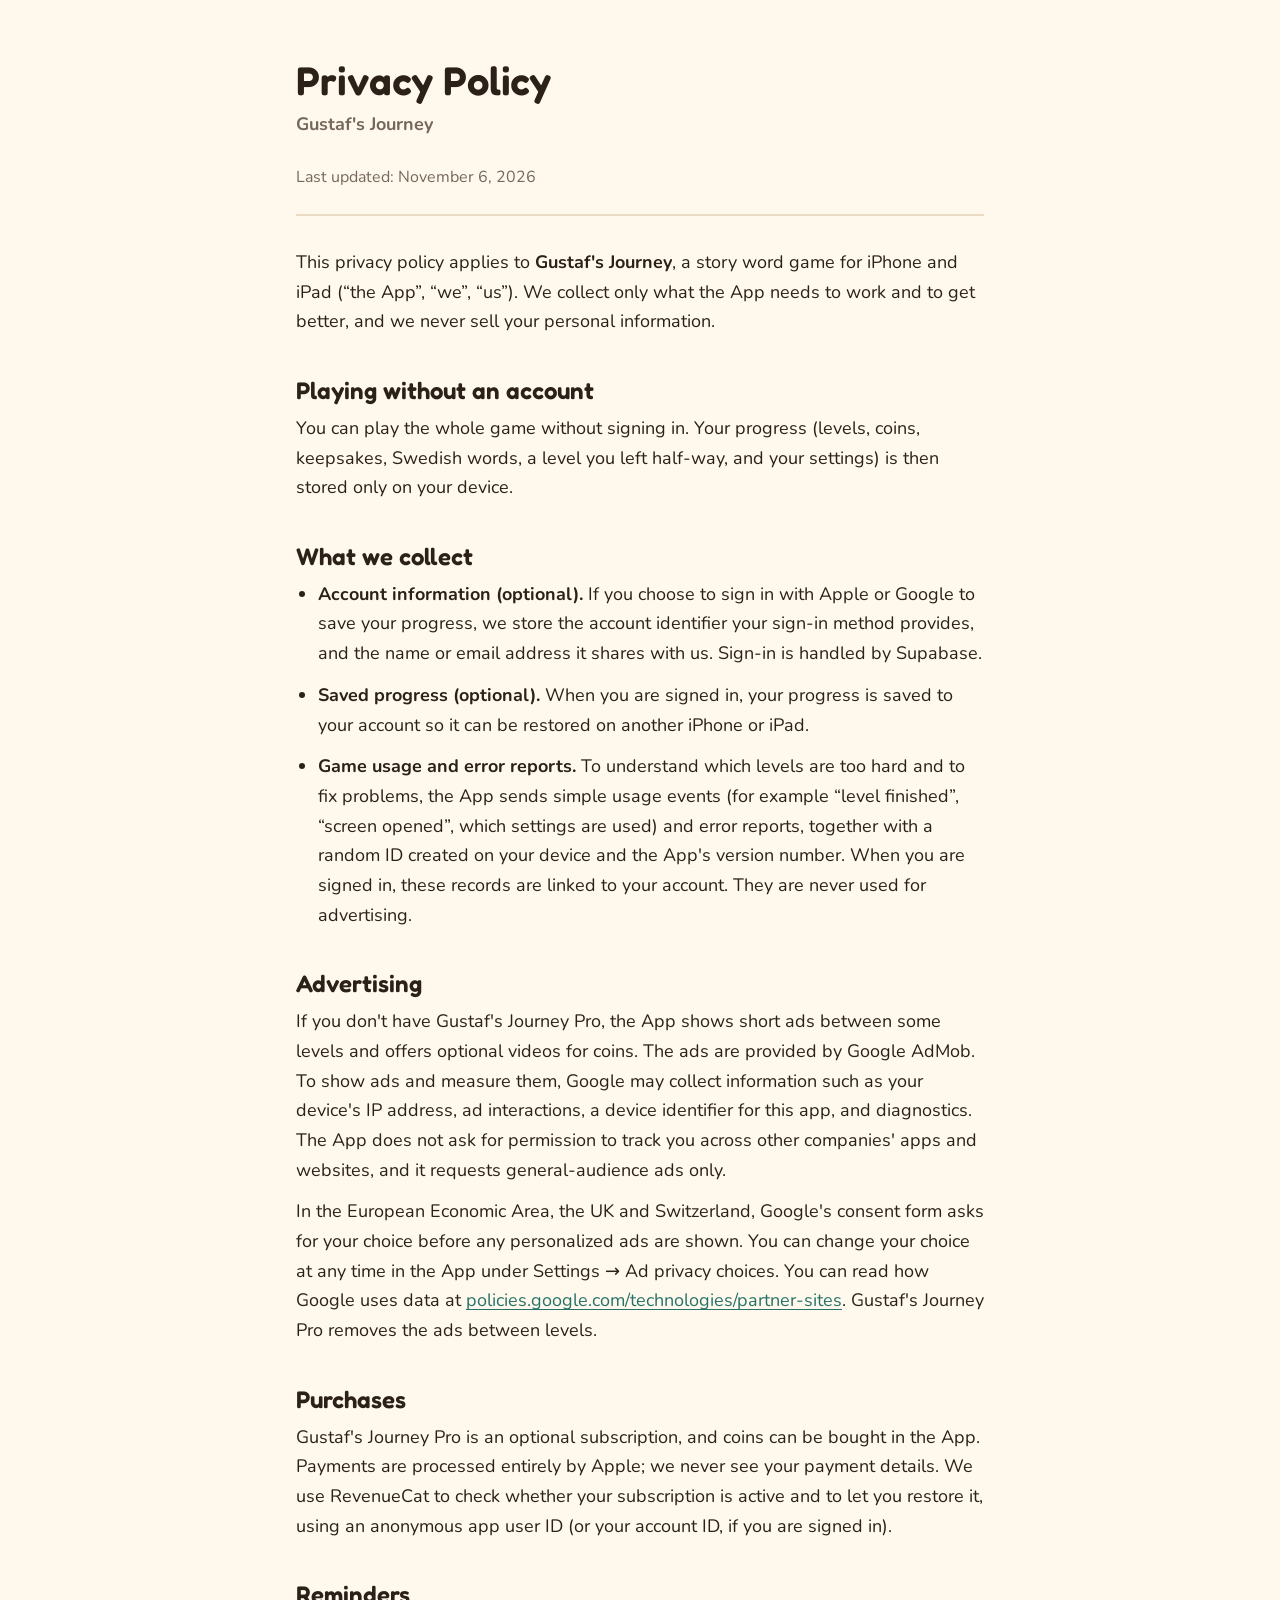
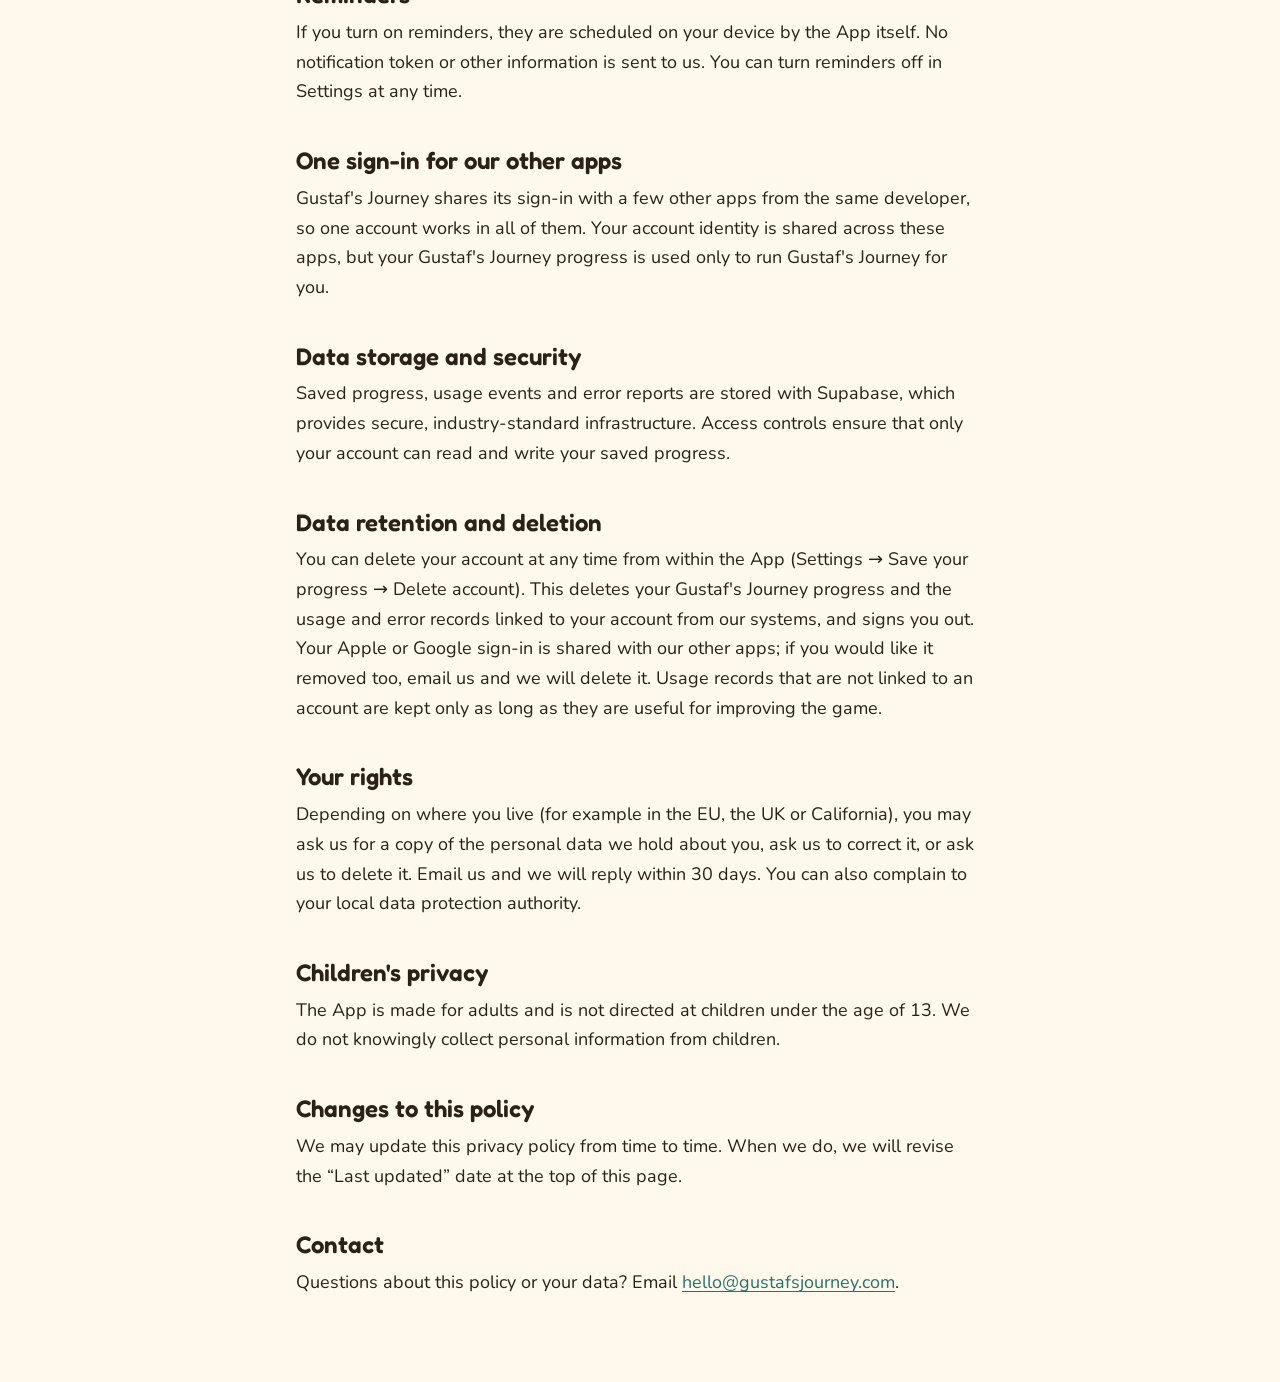
<file: privacy/index.html>
<!doctype html>
<html lang="en">
<head>
  <meta charset="utf-8">
  <meta name="viewport" content="width=device-width, initial-scale=1">
  <link rel="icon" type="image/png" href="/favicon.png">
  <link rel="apple-touch-icon" href="/apple-touch-icon.png">
  <title>Privacy Policy · Gustaf's Journey</title>
  <meta name="description" content="Privacy policy for the Gustaf's Journey word game.">
  <style>
    @font-face { font-family: "Fredoka"; font-weight: 600; font-display: swap; src: url("/fonts/fredoka-600.woff") format("woff"); }
    @font-face { font-family: "Nunito"; font-weight: 400; font-display: swap; src: url("/fonts/nunito-400.woff") format("woff"); }
    @font-face { font-family: "Nunito"; font-weight: 700; font-display: swap; src: url("/fonts/nunito-700.woff") format("woff"); }
    :root { --bg: #FFF8EC; --ink: #2B2118; --muted: #75685B; --line: #EADBC4; --link: #267269; }
    * { box-sizing: border-box; }
    html { -webkit-text-size-adjust: 100%; }
    body { margin: 0; background: var(--bg); color: var(--ink); font: 400 18px/1.65 "Nunito", system-ui, -apple-system, sans-serif; }
    main { max-width: 720px; margin: 0 auto; padding: 56px 16px 72px; }
    h1, h2 { font-family: "Fredoka", system-ui, sans-serif; font-weight: 600; line-height: 1.2; }
    h1 { font-size: 40px; margin: 0; }
    h2 { font-size: 24px; margin: 40px 0 8px; }
    .app { margin: 6px 0 0; color: var(--muted); font-weight: 700; }
    .app a { color: inherit; text-decoration: none; }
    .updated { margin: 24px 0 32px; padding-bottom: 24px; border-bottom: 2px solid var(--line); color: var(--muted); font-size: 16px; }
    p, li { margin: 0 0 12px; }
    ul { padding-left: 22px; margin: 0 0 12px; }
    strong { font-weight: 700; }
    a { color: var(--link); text-underline-offset: 3px; overflow-wrap: anywhere; }
    @media (max-width: 480px) { body { font-size: 17px; } h1 { font-size: 32px; } main { padding-top: 40px; } }
  </style>
</head>
<body>
  <main>
    <h1>Privacy Policy</h1>
    <p class="app"><a href="/">Gustaf's Journey</a></p>
    <p class="updated">Last updated: November 6, 2026</p>

    <p>This privacy policy applies to <strong>Gustaf's Journey</strong>, a story word game for iPhone and iPad (“the App”, “we”, “us”). We collect only what the App needs to work and to get better, and we never sell your personal information.</p>

    <h2>Playing without an account</h2>
    <p>You can play the whole game without signing in. Your progress (levels, coins, keepsakes, Swedish words, a level you left half-way, and your settings) is then stored only on your device.</p>

    <h2>What we collect</h2>
    <ul>
      <li><strong>Account information (optional).</strong> If you choose to sign in with Apple or Google to save your progress, we store the account identifier your sign-in method provides, and the name or email address it shares with us. Sign-in is handled by Supabase.</li>
      <li><strong>Saved progress (optional).</strong> When you are signed in, your progress is saved to your account so it can be restored on another iPhone or iPad.</li>
      <li><strong>Game usage and error reports.</strong> To understand which levels are too hard and to fix problems, the App sends simple usage events (for example “level finished”, “screen opened”, which settings are used) and error reports, together with a random ID created on your device and the App's version number. When you are signed in, these records are linked to your account. They are never used for advertising.</li>
    </ul>

    <h2>Advertising</h2>
    <p>If you don't have Gustaf's Journey Pro, the App shows short ads between some levels and offers optional videos for coins. The ads are provided by Google AdMob. To show ads and measure them, Google may collect information such as your device's IP address, ad interactions, a device identifier for this app, and diagnostics. The App does not ask for permission to track you across other companies' apps and websites, and it requests general-audience ads only.</p>
    <p>In the European Economic Area, the UK and Switzerland, Google's consent form asks for your choice before any personalized ads are shown. You can change your choice at any time in the App under Settings → Ad privacy choices. You can read how Google uses data at <a href="https://policies.google.com/technologies/partner-sites">policies.google.com/technologies/partner-sites</a>. Gustaf's Journey Pro removes the ads between levels.</p>

    <h2>Purchases</h2>
    <p>Gustaf's Journey Pro is an optional subscription, and coins can be bought in the App. Payments are processed entirely by Apple; we never see your payment details. We use RevenueCat to check whether your subscription is active and to let you restore it, using an anonymous app user ID (or your account ID, if you are signed in).</p>

    <h2>Reminders</h2>
    <p>If you turn on reminders, they are scheduled on your device by the App itself. No notification token or other information is sent to us. You can turn reminders off in Settings at any time.</p>

    <h2>One sign-in for our other apps</h2>
    <p>Gustaf's Journey shares its sign-in with a few other apps from the same developer, so one account works in all of them. Your account identity is shared across these apps, but your Gustaf's Journey progress is used only to run Gustaf's Journey for you.</p>

    <h2>Data storage and security</h2>
    <p>Saved progress, usage events and error reports are stored with Supabase, which provides secure, industry-standard infrastructure. Access controls ensure that only your account can read and write your saved progress.</p>

    <h2>Data retention and deletion</h2>
    <p>You can delete your account at any time from within the App (Settings → Save your progress → Delete account). This deletes your Gustaf's Journey progress and the usage and error records linked to your account from our systems, and signs you out. Your Apple or Google sign-in is shared with our other apps; if you would like it removed too, email us and we will delete it. Usage records that are not linked to an account are kept only as long as they are useful for improving the game.</p>

    <h2>Your rights</h2>
    <p>Depending on where you live (for example in the EU, the UK or California), you may ask us for a copy of the personal data we hold about you, ask us to correct it, or ask us to delete it. Email us and we will reply within 30 days. You can also complain to your local data protection authority.</p>

    <h2>Children's privacy</h2>
    <p>The App is made for adults and is not directed at children under the age of 13. We do not knowingly collect personal information from children.</p>

    <h2>Changes to this policy</h2>
    <p>We may update this privacy policy from time to time. When we do, we will revise the “Last updated” date at the top of this page.</p>

    <h2>Contact</h2>
    <p>Questions about this policy or your data? Email <a data-mail="gustafsjourney.com|hello" href="../support/">our email address (turn on JavaScript to see it)</a>.</p>
  </main>
<script>document.querySelectorAll("a[data-mail]").forEach(function (a) { var m = a.dataset.mail.split("|").reverse().join("@"); a.href = "mailto:" + m; a.textContent = m; });</script>
</body>
</html>
</file>
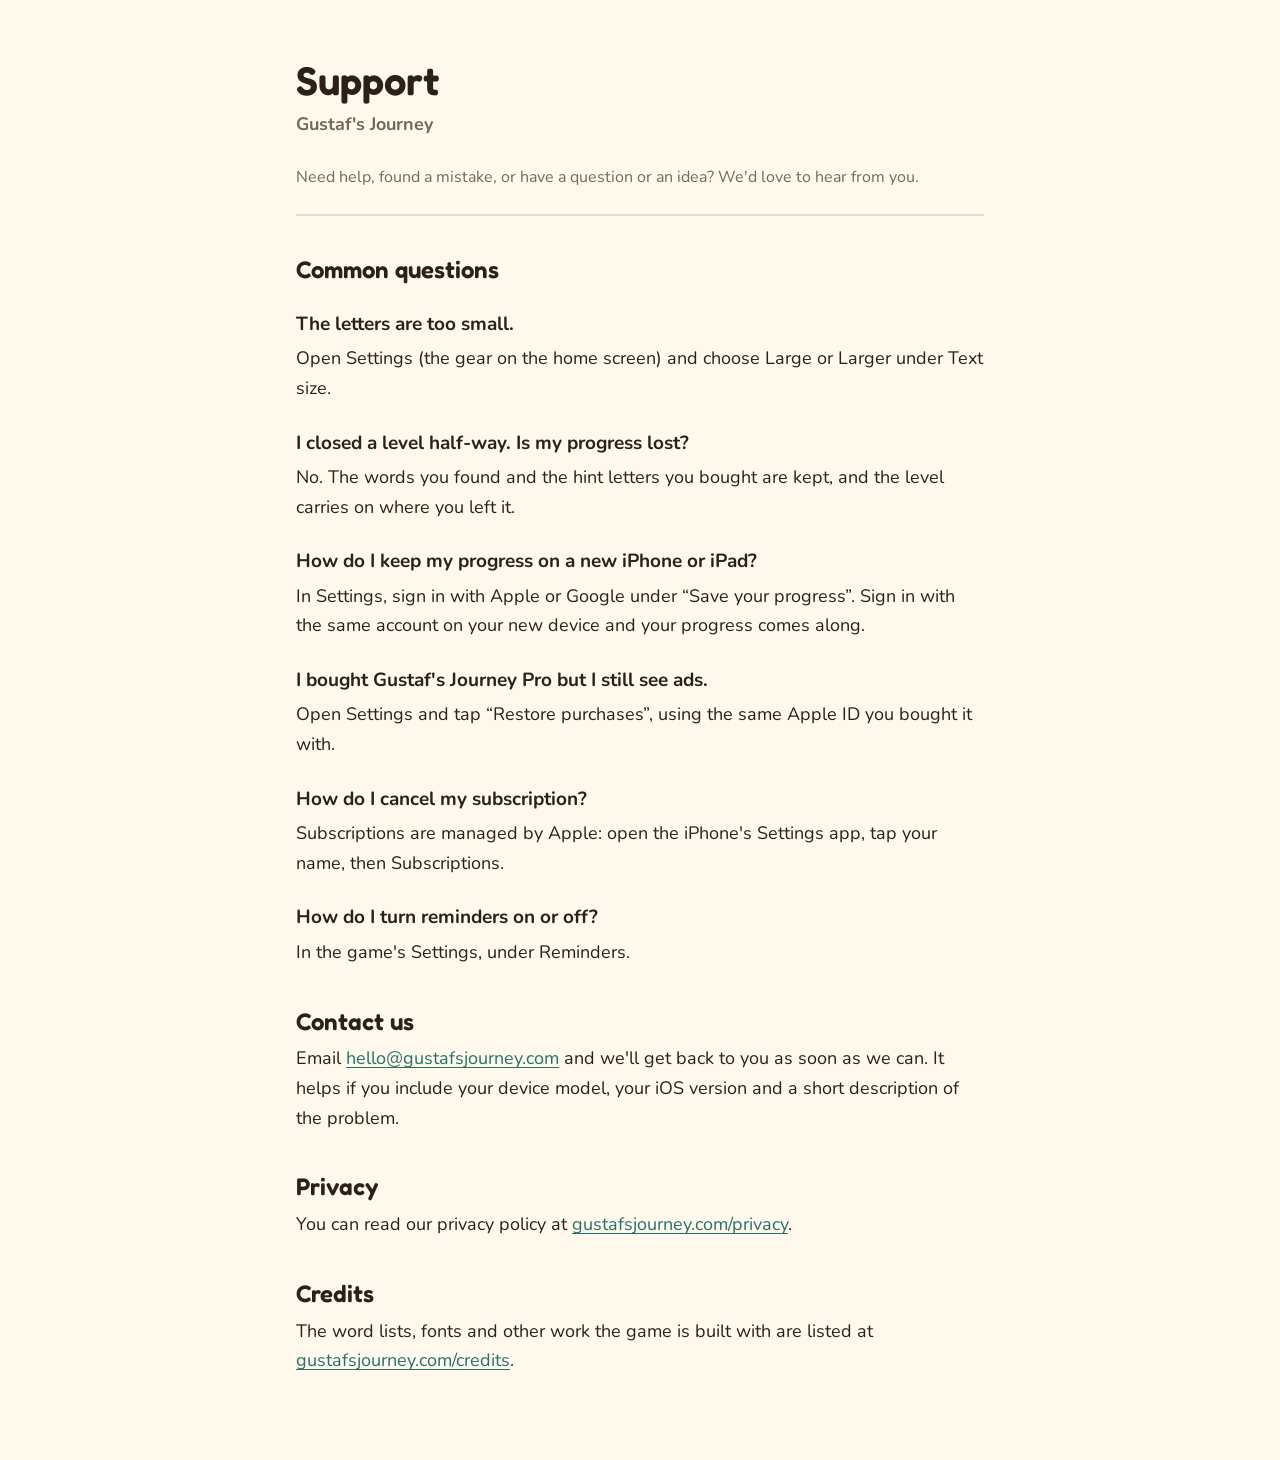
<file: support/index.html>
<!doctype html>
<html lang="en">
<head>
  <meta charset="utf-8">
  <meta name="viewport" content="width=device-width, initial-scale=1">
  <link rel="icon" type="image/png" href="/favicon.png">
  <link rel="apple-touch-icon" href="/apple-touch-icon.png">
  <title>Support · Gustaf's Journey</title>
  <meta name="description" content="Help and contact for the Gustaf's Journey word game.">
  <style>
    @font-face { font-family: "Fredoka"; font-weight: 600; font-display: swap; src: url("/fonts/fredoka-600.woff") format("woff"); }
    @font-face { font-family: "Nunito"; font-weight: 400; font-display: swap; src: url("/fonts/nunito-400.woff") format("woff"); }
    @font-face { font-family: "Nunito"; font-weight: 700; font-display: swap; src: url("/fonts/nunito-700.woff") format("woff"); }
    :root { --bg: #FFF8EC; --ink: #2B2118; --muted: #75685B; --line: #EADBC4; --link: #267269; }
    * { box-sizing: border-box; }
    html { -webkit-text-size-adjust: 100%; }
    body { margin: 0; background: var(--bg); color: var(--ink); font: 400 18px/1.65 "Nunito", system-ui, -apple-system, sans-serif; }
    main { max-width: 720px; margin: 0 auto; padding: 56px 16px 72px; }
    h1, h2 { font-family: "Fredoka", system-ui, sans-serif; font-weight: 600; line-height: 1.2; }
    h1 { font-size: 40px; margin: 0; }
    h2 { font-size: 24px; margin: 40px 0 8px; }
    h3 { font-size: 19px; font-weight: 700; margin: 24px 0 4px; }
    .app { margin: 6px 0 0; color: var(--muted); font-weight: 700; }
    .app a { color: inherit; text-decoration: none; }
    .updated { margin: 24px 0 32px; padding-bottom: 24px; border-bottom: 2px solid var(--line); color: var(--muted); font-size: 16px; }
    p, li { margin: 0 0 12px; }
    ul { padding-left: 22px; margin: 0 0 12px; }
    strong { font-weight: 700; }
    a { color: var(--link); text-underline-offset: 3px; overflow-wrap: anywhere; }
    @media (max-width: 480px) { body { font-size: 17px; } h1 { font-size: 32px; } main { padding-top: 40px; } }
  </style>
</head>
<body>
  <main>
    <h1>Support</h1>
    <p class="app"><a href="/">Gustaf's Journey</a></p>
    <p class="updated">Need help, found a mistake, or have a question or an idea? We'd love to hear from you.</p>

    <h2>Common questions</h2>
    <h3>The letters are too small.</h3>
    <p>Open Settings (the gear on the home screen) and choose Large or Larger under Text size.</p>
    <h3>I closed a level half-way. Is my progress lost?</h3>
    <p>No. The words you found and the hint letters you bought are kept, and the level carries on where you left it.</p>
    <h3>How do I keep my progress on a new iPhone or iPad?</h3>
    <p>In Settings, sign in with Apple or Google under “Save your progress”. Sign in with the same account on your new device and your progress comes along.</p>
    <h3>I bought Gustaf's Journey Pro but I still see ads.</h3>
    <p>Open Settings and tap “Restore purchases”, using the same Apple ID you bought it with.</p>
    <h3>How do I cancel my subscription?</h3>
    <p>Subscriptions are managed by Apple: open the iPhone's Settings app, tap your name, then Subscriptions.</p>
    <h3>How do I turn reminders on or off?</h3>
    <p>In the game's Settings, under Reminders.</p>

    <h2>Contact us</h2>
    <p>Email <a data-mail="gustafsjourney.com|hello" href="../support/">our email address (turn on JavaScript to see it)</a> and we'll get back to you as soon as we can. It helps if you include your device model, your iOS version and a short description of the problem.</p>

    <h2>Privacy</h2>
    <p>You can read our privacy policy at <a href="/privacy/">gustafsjourney.com/privacy</a>.</p>

    <h2>Credits</h2>
    <p>The word lists, fonts and other work the game is built with are listed at <a href="/credits/">gustafsjourney.com/credits</a>.</p>
  </main>
<script>document.querySelectorAll("a[data-mail]").forEach(function (a) { var m = a.dataset.mail.split("|").reverse().join("@"); a.href = "mailto:" + m; a.textContent = m; });</script>
</body>
</html>
</file>
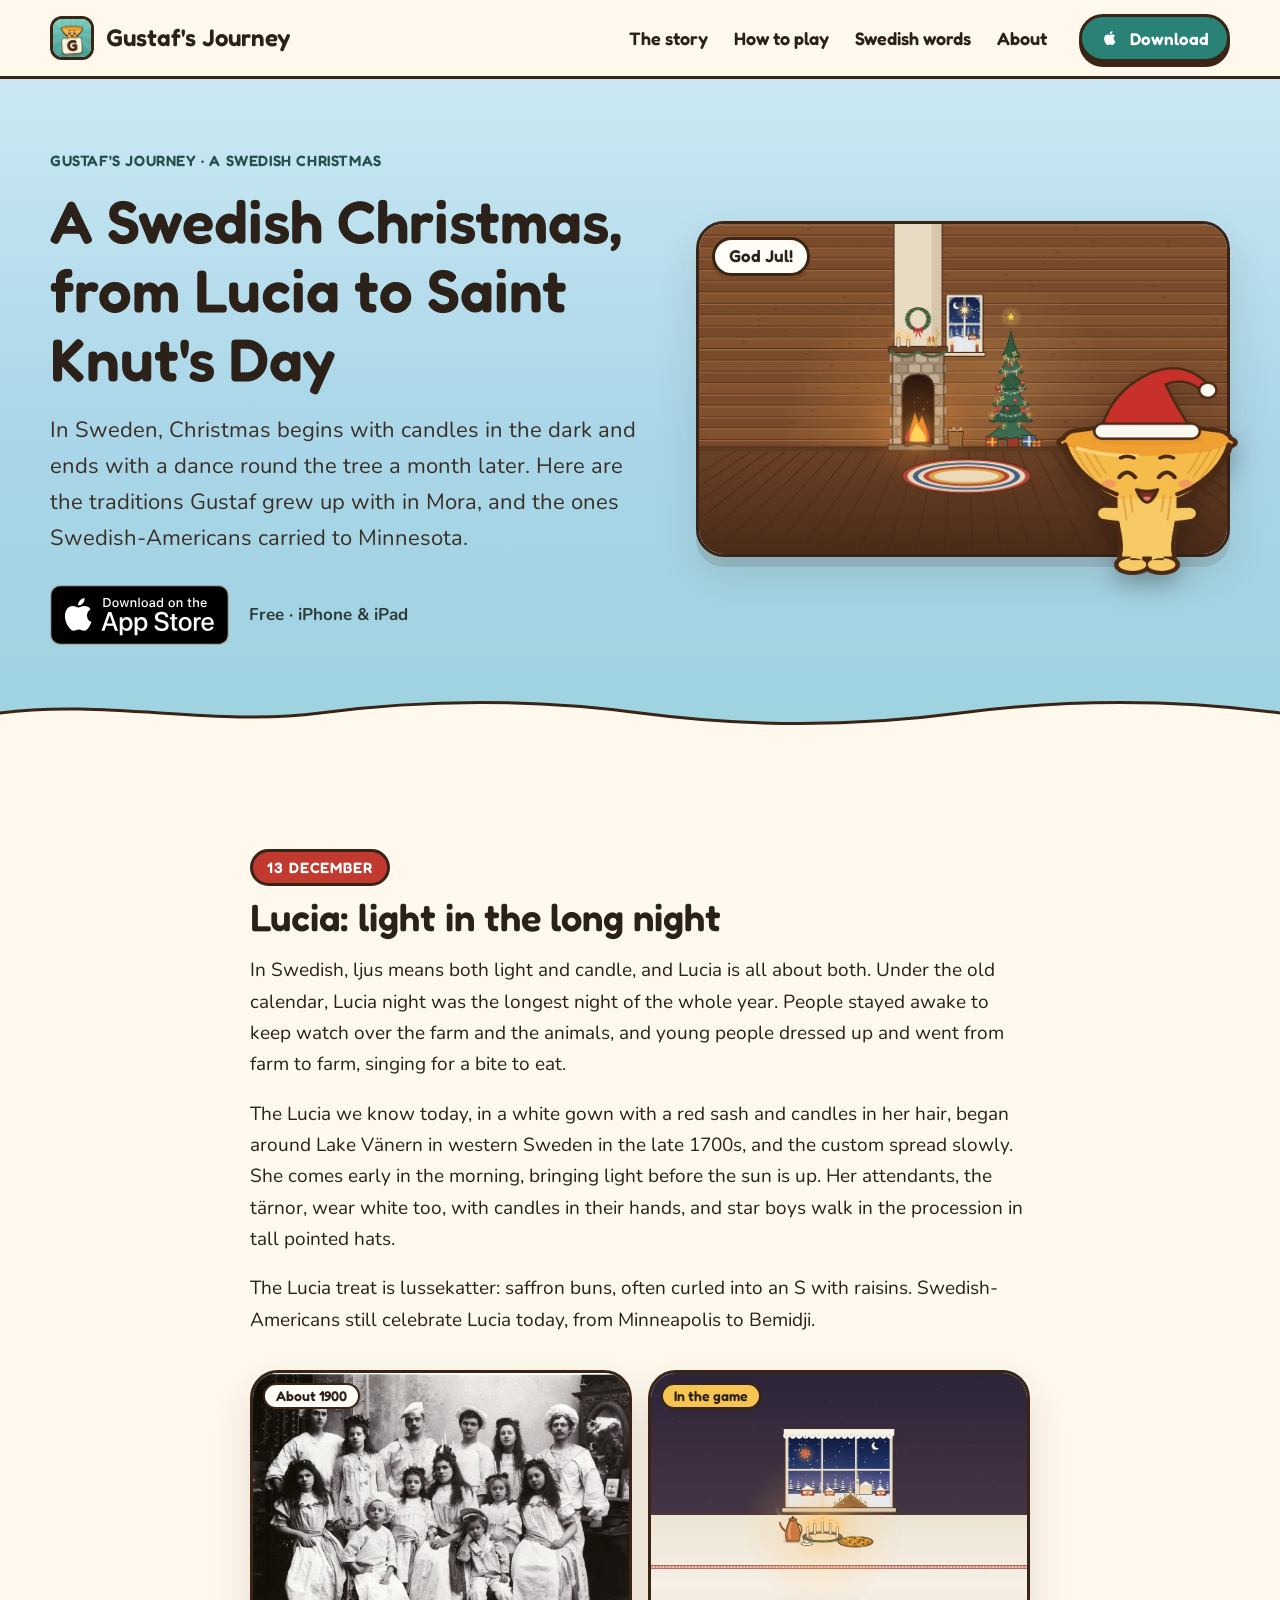
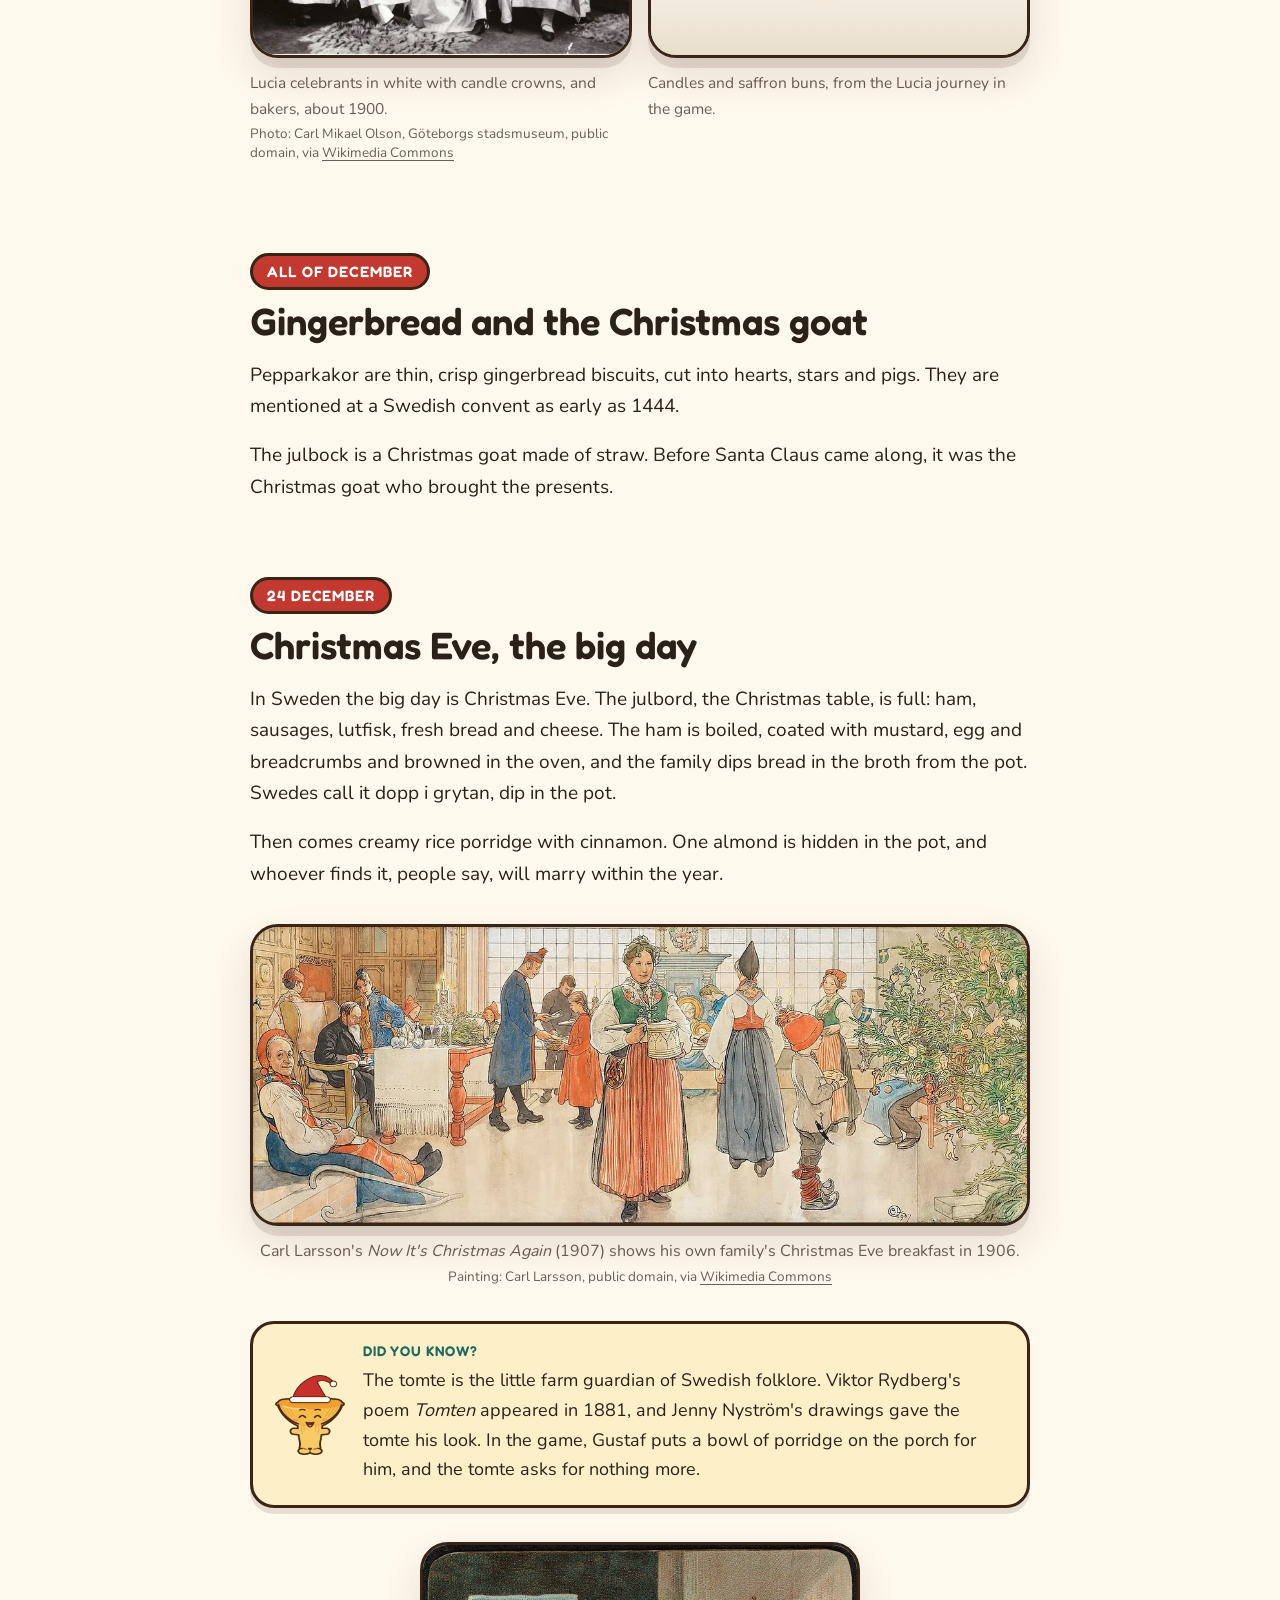
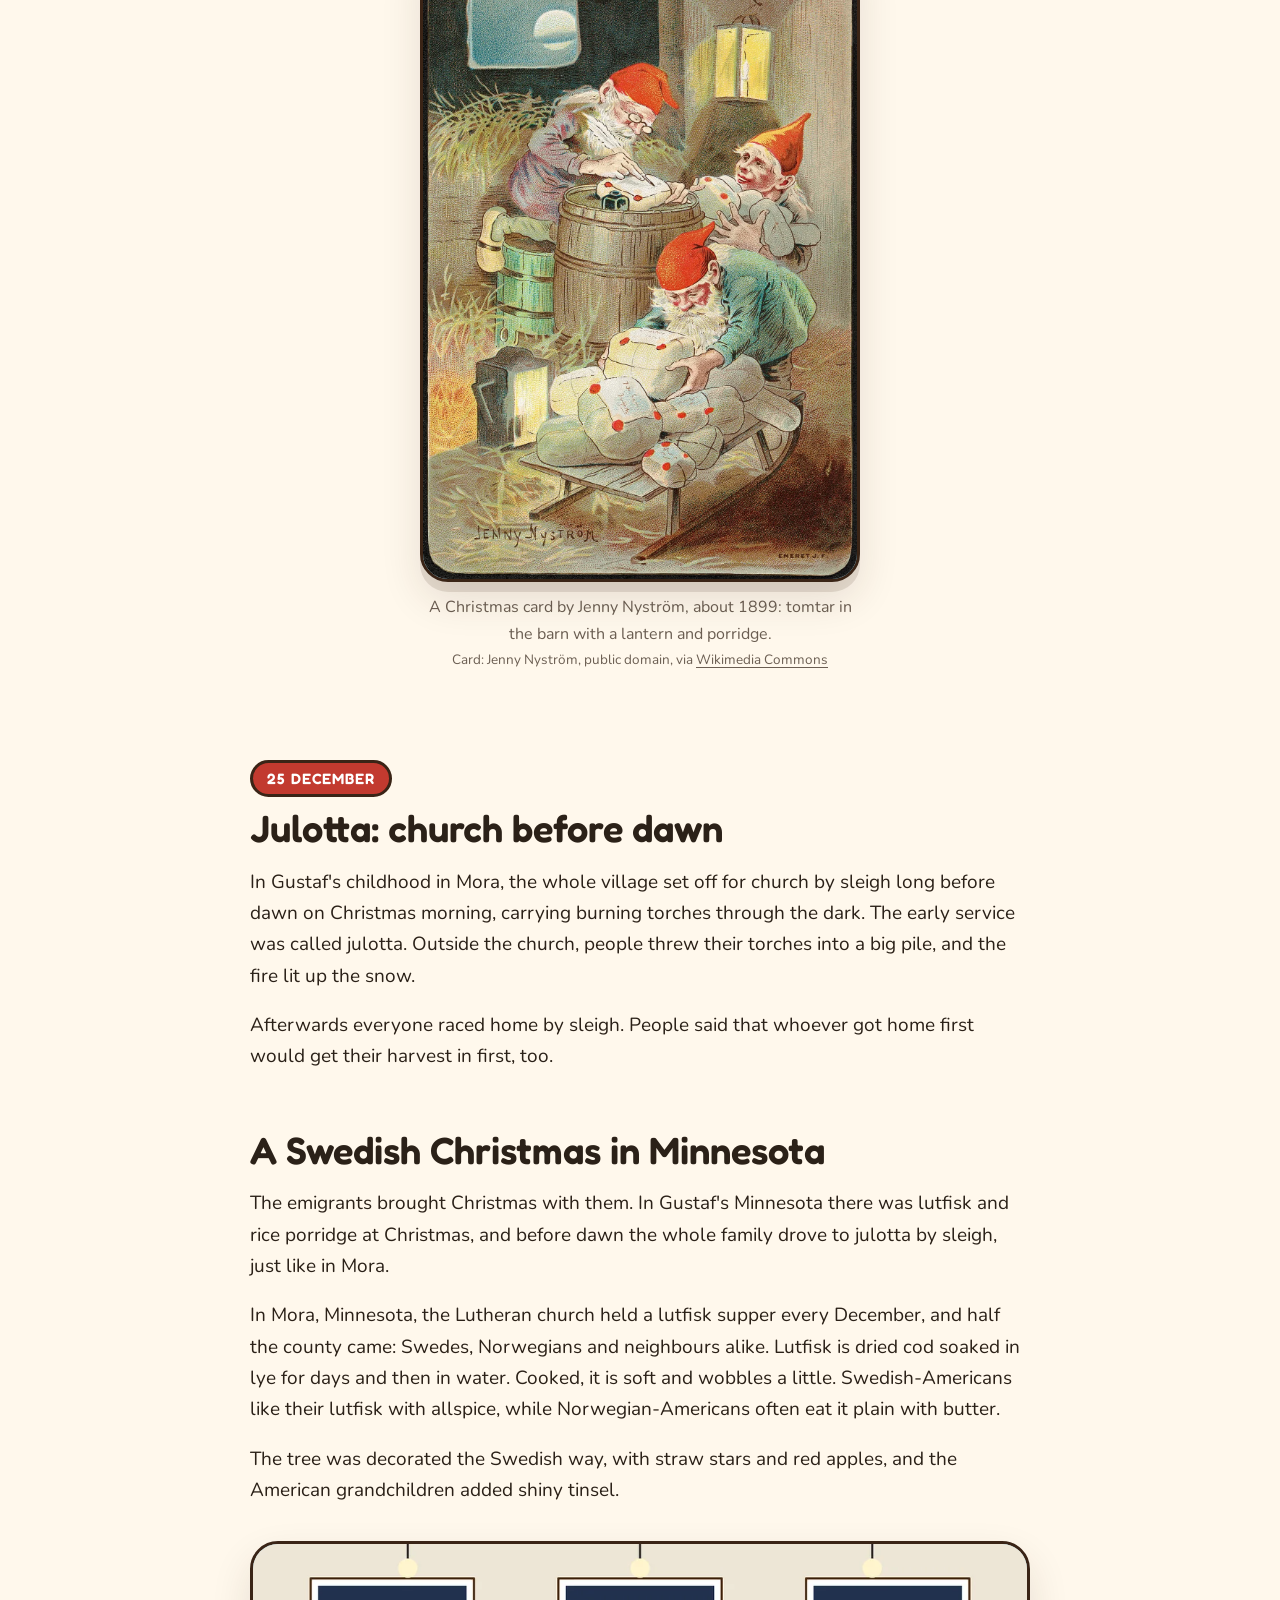
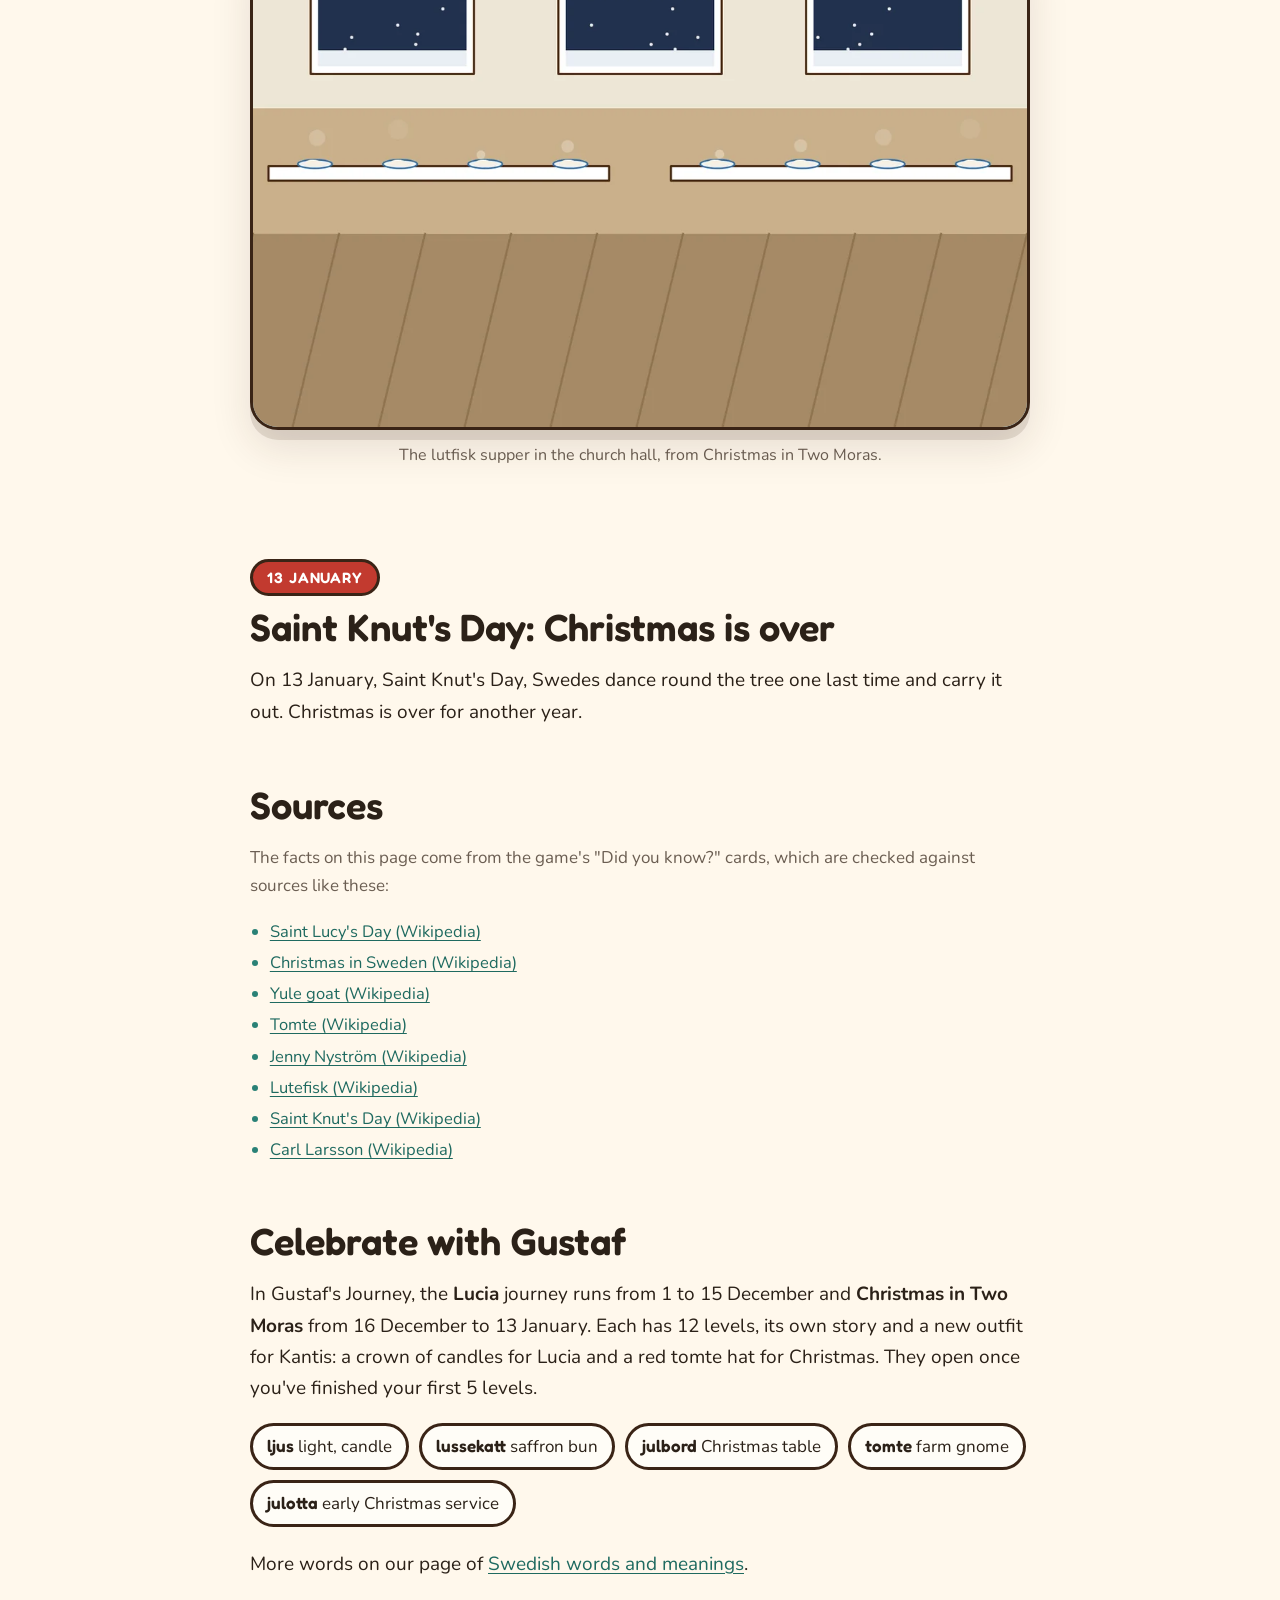
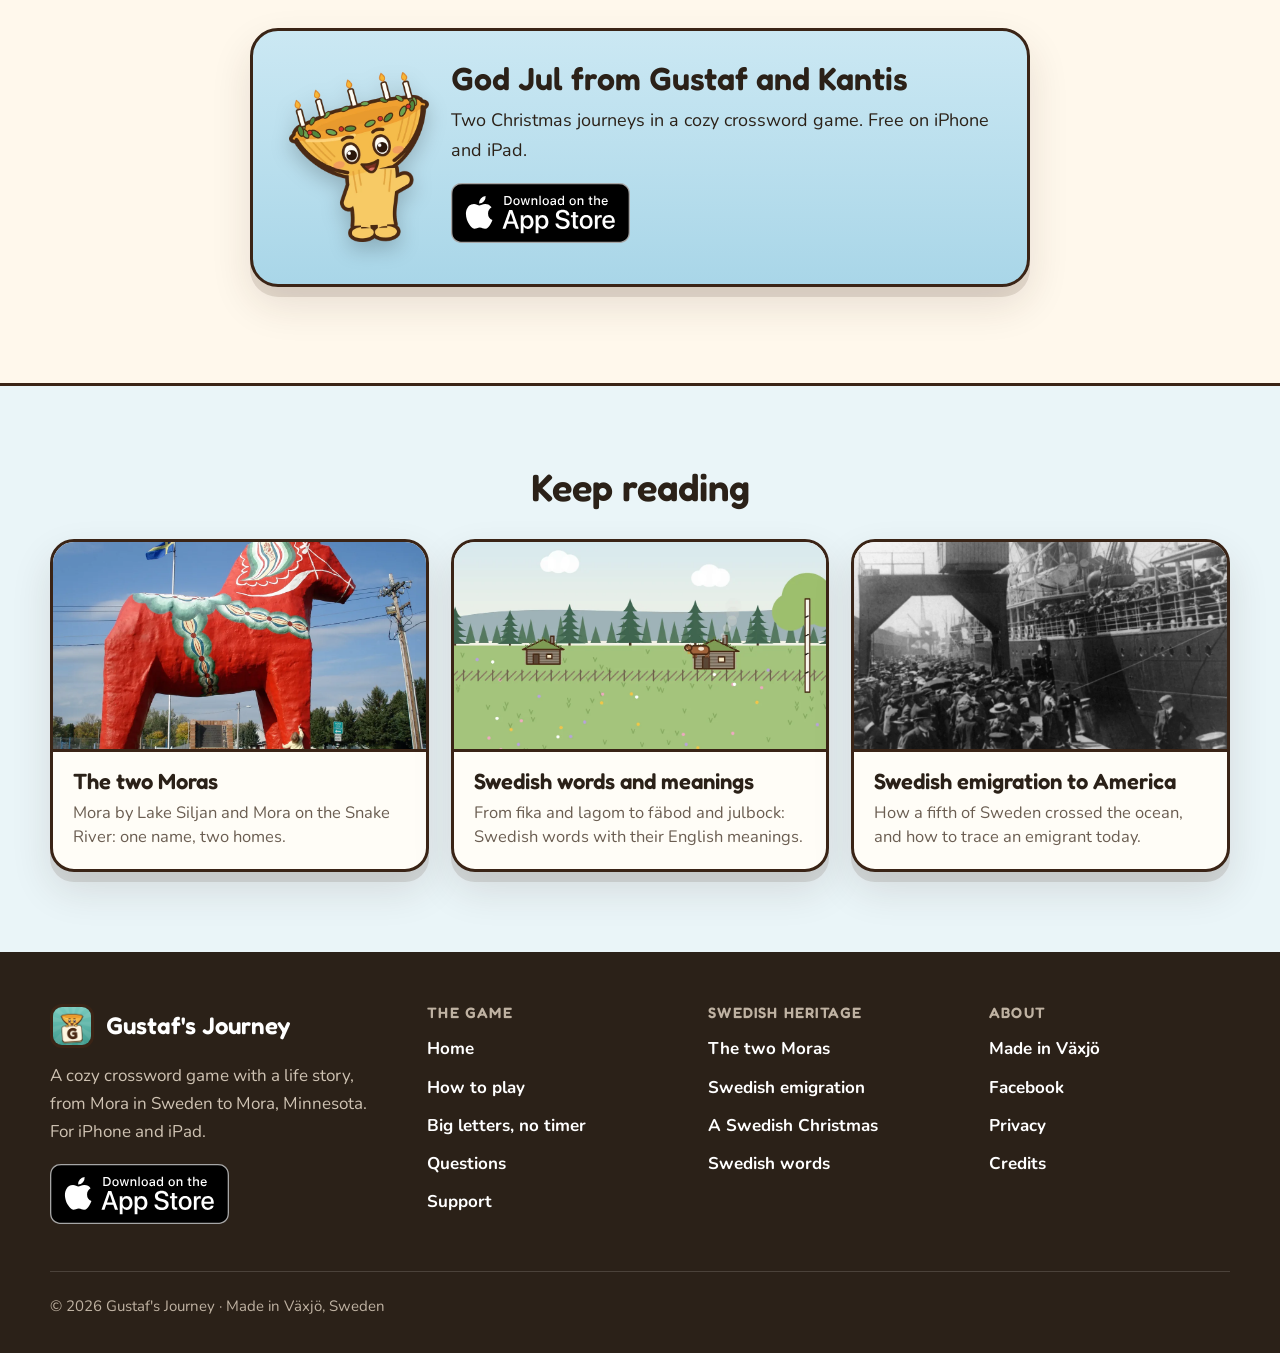
<file: swedish-christmas/index.html>
<!doctype html>
<html lang="en">
<head>
  <meta charset="utf-8">
  <meta name="viewport" content="width=device-width, initial-scale=1, viewport-fit=cover">
  <title>Swedish Christmas Traditions: Lucia, Julbord, Tomte and Saint Knut's Day</title>
  <meta name="description" content="Swedish Christmas traditions from Lucia on 13 December to Saint Knut's Day on 13 January, and how Swedish-Americans in Minnesota kept them alive.">
  <link rel="canonical" href="https://gustafsjourney.com/swedish-christmas/">
  <meta name="theme-color" content="#A9D6E8">
  <meta name="apple-itunes-app" content="app-id=6825813658">
  <meta property="og:type" content="article">
  <meta property="og:site_name" content="Gustaf's Journey">
  <meta property="og:title" content="Swedish Christmas Traditions: Lucia, Julbord, Tomte and Saint Knut's Day">
  <meta property="og:description" content="Swedish Christmas traditions from Lucia on 13 December to Saint Knut's Day on 13 January, and how Swedish-Americans in Minnesota kept them alive.">
  <meta property="og:url" content="https://gustafsjourney.com/swedish-christmas/">
  <meta property="og:image" content="https://gustafsjourney.com/img/og.jpg">
  <meta name="twitter:card" content="summary_large_image">
  <link rel="icon" type="image/png" href="/favicon.png">
  <link rel="apple-touch-icon" href="/apple-touch-icon.png">
  <link rel="preload" href="/fonts/fredoka-600.woff" as="font" type="font/woff" crossorigin>
  <link rel="stylesheet" href="/css/site.css">
  <script type="application/ld+json">{"@context": "https://schema.org", "@type": "BreadcrumbList", "itemListElement": [{"@type": "ListItem", "position": 1, "name": "Gustaf's Journey", "item": "https://gustafsjourney.com/"}, {"@type": "ListItem", "position": 2, "name": "A Swedish Christmas", "item": "https://gustafsjourney.com/swedish-christmas/"}]}</script>
</head>
<body>
  <header class="nav">
    <div class="wrap">
      <a class="brand" href="/" aria-label="Gustaf's Journey, home"><img src="/apple-touch-icon.png" alt="" width="44" height="44">Gustaf's Journey</a>
      <nav class="nav-links" aria-label="Main"><a href="/#story">The story</a><a href="/how-to-play/">How to play</a><a href="/swedish-words/">Swedish words</a><a href="/about/">About</a></nav>
      <a class="btn" href="https://apps.apple.com/app/apple-store/id6825813658?pt=121666913&amp;ct=website&amp;mt=8"><svg viewBox="0 0 24 24" aria-hidden="true"><path d="M16.37 12.6c-.02-2.13 1.74-3.15 1.82-3.2-1-1.45-2.54-1.65-3.08-1.67-1.3-.13-2.55.77-3.21.77-.67 0-1.69-.75-2.78-.73-1.42.02-2.74.83-3.48 2.11-1.49 2.58-.38 6.39 1.06 8.48.71 1.02 1.55 2.17 2.65 2.13 1.07-.04 1.47-.69 2.76-.69 1.28 0 1.65.69 2.77.67 1.15-.02 1.87-1.04 2.57-2.07.82-1.18 1.15-2.33 1.17-2.39-.03-.01-2.24-.86-2.25-3.41zM14.26 6.35c.58-.71.98-1.69.87-2.68-.84.04-1.87.57-2.47 1.27-.54.62-1.02 1.63-.89 2.59.94.07 1.9-.47 2.49-1.18z"/></svg>Download</a>
    </div>
  </header>
  <main>
    <section class="page-hero">
      <div class="wrap grid">
        <div>
          <p class="crumbs"><a href="/">Gustaf's Journey</a> · A Swedish Christmas</p>
          <h1>A Swedish Christmas, from Lucia to Saint Knut's Day</h1>
          <p class="lead">In Sweden, Christmas begins with candles in the dark and ends with a dance round the tree a month later. Here are the traditions Gustaf grew up with in Mora, and the ones Swedish-Americans carried to Minnesota.</p>
          <div class="hero-cta"><a class="store-badge" href="https://apps.apple.com/app/apple-store/id6825813658?pt=121666913&amp;ct=website&amp;mt=8"><img src="/app-store-badge.svg" alt="Download on the App Store" width="180" height="60"></a><span>Free · iPhone &amp; iPad</span></div>
        </div>
        <div class="art"><div class="frame"><img src="/img/scene-christmas.webp" alt="A cosy log cabin with a fire, a Christmas tree and presents" width="1080" height="675"></div><span class="tag" lang="sv">God Jul!</span><img class="who" src="/img/kantis-tomte.webp" alt="Kantis in a red tomte hat" width="455" height="520"></div>
      </div>
    </section>
    <div class="shore" aria-hidden="true"><svg viewBox="0 0 1440 36" preserveAspectRatio="none"><path d="M0 18 C 120 4, 240 32, 360 18 S 600 4, 720 18 S 960 32, 1080 18 S 1320 4, 1440 18 V36 H0z" fill="#FFF8EC"/><path d="M0 18 C 120 4, 240 32, 360 18 S 600 4, 720 18 S 960 32, 1080 18 S 1320 4, 1440 18" fill="none" stroke="#3A2416" stroke-width="3"/></svg></div>
    <article class="article">

<span class="date">13 December</span>
<h2>Lucia: light in the long night</h2>
<p>In Swedish, <span lang="sv">ljus</span> means both light and candle, and Lucia is all about both. Under the old calendar, Lucia night was the longest night of the whole year. People stayed awake to keep watch over the farm and the animals, and young people dressed up and went from farm to farm, singing for a bite to eat.</p>
<p>The Lucia we know today, in a white gown with a red sash and candles in her hair, began around Lake Vänern in western Sweden in the late 1700s, and the custom spread slowly. She comes early in the morning, bringing light before the sun is up. Her attendants, the <span lang="sv">tärnor</span>, wear white too, with candles in their hands, and star boys walk in the procession in tall pointed hats.</p>
<p>The Lucia treat is <span lang="sv">lussekatter</span>: saffron buns, often curled into an S with raisins. Swedish-Americans still celebrate Lucia today, from Minneapolis to Bemidji.</p>
<div class="pair"><figure class=""><div class="frame"><img src="/img/photo-lucia-1900.webp" alt="A studio photograph from about 1900 of Lucia celebrants in white, with candle crowns, and bakers" width="1200" height="861" loading="lazy"><span class="lbl">About 1900</span></div><figcaption>Lucia celebrants in white with candle crowns, and bakers, about 1900. <span class="credit">Photo: Carl Mikael Olson, Göteborgs stadsmuseum, public domain, via <a href="https://commons.wikimedia.org/wiki/File:Fotografi,_photography-Carl_Mikael_Olsson_-_G%C3%B6teborgs_stadsmuseum_-_GhmD_33159.tif" rel="noopener">Wikimedia Commons</a></span></figcaption></figure><figure><div class="frame"><img src="/img/scene-lucia.webp" alt="A winter window with candles and a plate of saffron buns" width="1080" height="675" loading="lazy"><span class="lbl game">In the game</span></div><figcaption>Candles and saffron buns, from the Lucia journey in the game.</figcaption></figure></div>

<span class="date">All of December</span>
<h2>Gingerbread and the Christmas goat</h2>
<p><span lang="sv">Pepparkakor</span> are thin, crisp gingerbread biscuits, cut into hearts, stars and pigs. They are mentioned at a Swedish convent as early as 1444.</p>
<p>The <span lang="sv">julbock</span> is a Christmas goat made of straw. Before Santa Claus came along, it was the Christmas goat who brought the presents.</p>

<span class="date">24 December</span>
<h2>Christmas Eve, the big day</h2>
<p>In Sweden the big day is Christmas Eve. The <span lang="sv">julbord</span>, the Christmas table, is full: ham, sausages, lutfisk, fresh bread and cheese. The ham is boiled, coated with mustard, egg and breadcrumbs and browned in the oven, and the family dips bread in the broth from the pot. Swedes call it <span lang="sv">dopp i grytan</span>, dip in the pot.</p>
<p>Then comes creamy rice porridge with cinnamon. One almond is hidden in the pot, and whoever finds it, people say, will marry within the year.</p>
<figure class=""><div class="frame natural"><img src="/img/photo-larsson-christmas.webp" alt="Carl Larsson's painting of Christmas Eve breakfast, 1906: the family in festive dress by the Christmas tree" width="1200" height="459" loading="lazy"></div><figcaption>Carl Larsson's <em>Now It's Christmas Again</em> (1907) shows his own family's Christmas Eve breakfast in 1906. <span class="credit">Painting: Carl Larsson, public domain, via <a href="https://commons.wikimedia.org/wiki/File:Carl_Larsson._Nu_%C3%A4r_det_jul_igen_1907.jpg" rel="noopener">Wikimedia Commons</a></span></figcaption></figure>
<aside class="fact"><img class="" src="/img/kantis-tomte.webp" alt="" width="455" height="520"><p><b>Did you know?</b>The tomte is the little farm guardian of Swedish folklore. Viktor Rydberg's poem <em>Tomten</em> appeared in 1881, and Jenny Nyström's drawings gave the tomte his look. In the game, Gustaf puts a bowl of porridge on the porch for him, and the tomte asks for nothing more.</p></aside>
<figure class="narrow"><div class="frame natural"><img src="/img/photo-nystrom-tomte.webp" alt="A Christmas card by Jenny Nyström: tomtar with lanterns and porridge in the barn" width="1200" height="1754" loading="lazy"></div><figcaption>A Christmas card by Jenny Nyström, about 1899: tomtar in the barn with a lantern and porridge. <span class="credit">Card: Jenny Nyström, public domain, via <a href="https://commons.wikimedia.org/wiki/File:Julemotiv_tegnet_av_Jenny_Nystr%C3%B8m_(24207693358).jpg" rel="noopener">Wikimedia Commons</a></span></figcaption></figure>

<span class="date">25 December</span>
<h2>Julotta: church before dawn</h2>
<p>In Gustaf's childhood in Mora, the whole village set off for church by sleigh long before dawn on Christmas morning, carrying burning torches through the dark. The early service was called <span lang="sv">julotta</span>. Outside the church, people threw their torches into a big pile, and the fire lit up the snow.</p>
<p>Afterwards everyone raced home by sleigh. People said that whoever got home first would get their harvest in first, too.</p>

<h2>A Swedish Christmas in Minnesota</h2>
<p>The emigrants brought Christmas with them. In Gustaf's Minnesota there was lutfisk and rice porridge at Christmas, and before dawn the whole family drove to julotta by sleigh, just like in Mora.</p>
<p>In Mora, Minnesota, the Lutheran church held a lutfisk supper every December, and half the county came: Swedes, Norwegians and neighbours alike. Lutfisk is dried cod soaked in lye for days and then in water. Cooked, it is soft and wobbles a little. Swedish-Americans like their lutfisk with allspice, while Norwegian-Americans often eat it plain with butter.</p>
<p>The tree was decorated the Swedish way, with straw stars and red apples, and the American grandchildren added shiny tinsel.</p>
<figure><div class="frame"><img src="/img/scene-church-hall.webp" alt="A church hall with long tables set for supper" width="1080" height="675" loading="lazy"></div><figcaption>The lutfisk supper in the church hall, from Christmas in Two Moras.</figcaption></figure>

<span class="date">13 January</span>
<h2>Saint Knut's Day: Christmas is over</h2>
<p>On 13 January, Saint Knut's Day, Swedes dance round the tree one last time and carry it out. Christmas is over for another year.</p>

<h2>Sources</h2>
<p class="sources-intro">The facts on this page come from the game's "Did you know?" cards, which are checked against sources like these:</p>
<ul class="sources"><li><a href="https://en.wikipedia.org/wiki/Saint_Lucy%27s_Day" rel="noopener">Saint Lucy's Day (Wikipedia)</a></li><li><a href="https://en.wikipedia.org/wiki/Christmas_in_Sweden" rel="noopener">Christmas in Sweden (Wikipedia)</a></li><li><a href="https://en.wikipedia.org/wiki/Yule_goat" rel="noopener">Yule goat (Wikipedia)</a></li><li><a href="https://en.wikipedia.org/wiki/Tomte" rel="noopener">Tomte (Wikipedia)</a></li><li><a href="https://en.wikipedia.org/wiki/Jenny_Nystr%C3%B6m" rel="noopener">Jenny Nyström (Wikipedia)</a></li><li><a href="https://en.wikipedia.org/wiki/Lutefisk" rel="noopener">Lutefisk (Wikipedia)</a></li><li><a href="https://en.wikipedia.org/wiki/Saint_Knut%27s_Day" rel="noopener">Saint Knut's Day (Wikipedia)</a></li><li><a href="https://en.wikipedia.org/wiki/Carl_Larsson" rel="noopener">Carl Larsson (Wikipedia)</a></li></ul>
<h2>Celebrate with Gustaf</h2>
<p>In Gustaf's Journey, the <strong>Lucia</strong> journey runs from 1 to 15 December and <strong>Christmas in Two Moras</strong> from 16 December to 13 January. Each has 12 levels, its own story and a new outfit for Kantis: a crown of candles for Lucia and a red tomte hat for Christmas. They open once you've finished your first 5 levels.</p>
<ul class="chips"><li><b lang="sv">ljus</b> light, candle</li><li><b lang="sv">lussekatt</b> saffron bun</li><li><b lang="sv">julbord</b> Christmas table</li><li><b lang="sv">tomte</b> farm gnome</li><li><b lang="sv">julotta</b> early Christmas service</li></ul>
<p>More words on our page of <a href="/swedish-words/">Swedish words and meanings</a>.</p>
<div class="cta-card"><img class="k" src="/img/kantis-lucia.webp" alt="Kantis the chanterelle" width="428" height="520"><div><h2>God Jul from Gustaf and Kantis</h2><p>Two Christmas journeys in a cozy crossword game. Free on iPhone and iPad.</p><a class="store-badge" href="https://apps.apple.com/app/apple-store/id6825813658?pt=121666913&amp;ct=website&amp;mt=8"><img src="/app-store-badge.svg" alt="Download on the App Store" width="180" height="60"></a></div></div>

    </article>
    <section class="more" aria-labelledby="more-title">
      <div class="wrap">
        <h2 id="more-title">Keep reading</h2>
        <div class="more-grid"><a class="card" href="/mora-minnesota/"><img src="/img/photo-mora-mn-dala-horse.webp" alt="" width="1080" height="675" loading="lazy"><span>The two Moras<small>Mora by Lake Siljan and Mora on the Snake River: one name, two homes.</small></span></a><a class="card" href="/swedish-words/"><img src="/img/scene-fabod.webp" alt="" width="1080" height="675" loading="lazy"><span>Swedish words and meanings<small>From fika and lagom to fäbod and julbock: Swedish words with their English meanings.</small></span></a><a class="card" href="/swedish-emigration/"><img src="/img/photo-farewell-1905.webp" alt="" width="1080" height="675" loading="lazy"><span>Swedish emigration to America<small>How a fifth of Sweden crossed the ocean, and how to trace an emigrant today.</small></span></a></div>
      </div>
    </section>
  </main>
  <footer>
    <div class="wrap foot">
      <div>
        <a class="brand" href="/"><img src="/apple-touch-icon.png" alt="" width="44" height="44">Gustaf's Journey</a>
        <p>A cozy crossword game with a life story, from Mora in Sweden to Mora, Minnesota. For iPhone and iPad.</p>
        <a class="store-badge" href="https://apps.apple.com/app/apple-store/id6825813658?pt=121666913&amp;ct=website&amp;mt=8"><img src="/app-store-badge.svg" alt="Download on the App Store" width="180" height="60"></a>
      </div>
      <nav aria-label="The game"><h2>The game</h2><a href="/">Home</a><a href="/how-to-play/">How to play</a><a href="/word-games-for-seniors/">Big letters, no timer</a><a href="/#faq">Questions</a><a href="/support/">Support</a></nav>
      <nav aria-label="Swedish heritage"><h2>Swedish heritage</h2><a href="/mora-minnesota/">The two Moras</a><a href="/swedish-emigration/">Swedish emigration</a><a href="/swedish-christmas/">A Swedish Christmas</a><a href="/swedish-words/">Swedish words</a></nav>
      <nav aria-label="About"><h2>About</h2><a href="/about/">Made in Växjö</a><a href="https://www.facebook.com/gustafsjourney">Facebook</a><a href="/privacy/">Privacy</a><a href="/credits/">Credits</a></nav>
    </div>
    <div class="wrap foot-bottom">© 2026 Gustaf's Journey · Made in Växjö, Sweden</div>
  </footer>
</body>
</html>
</file>
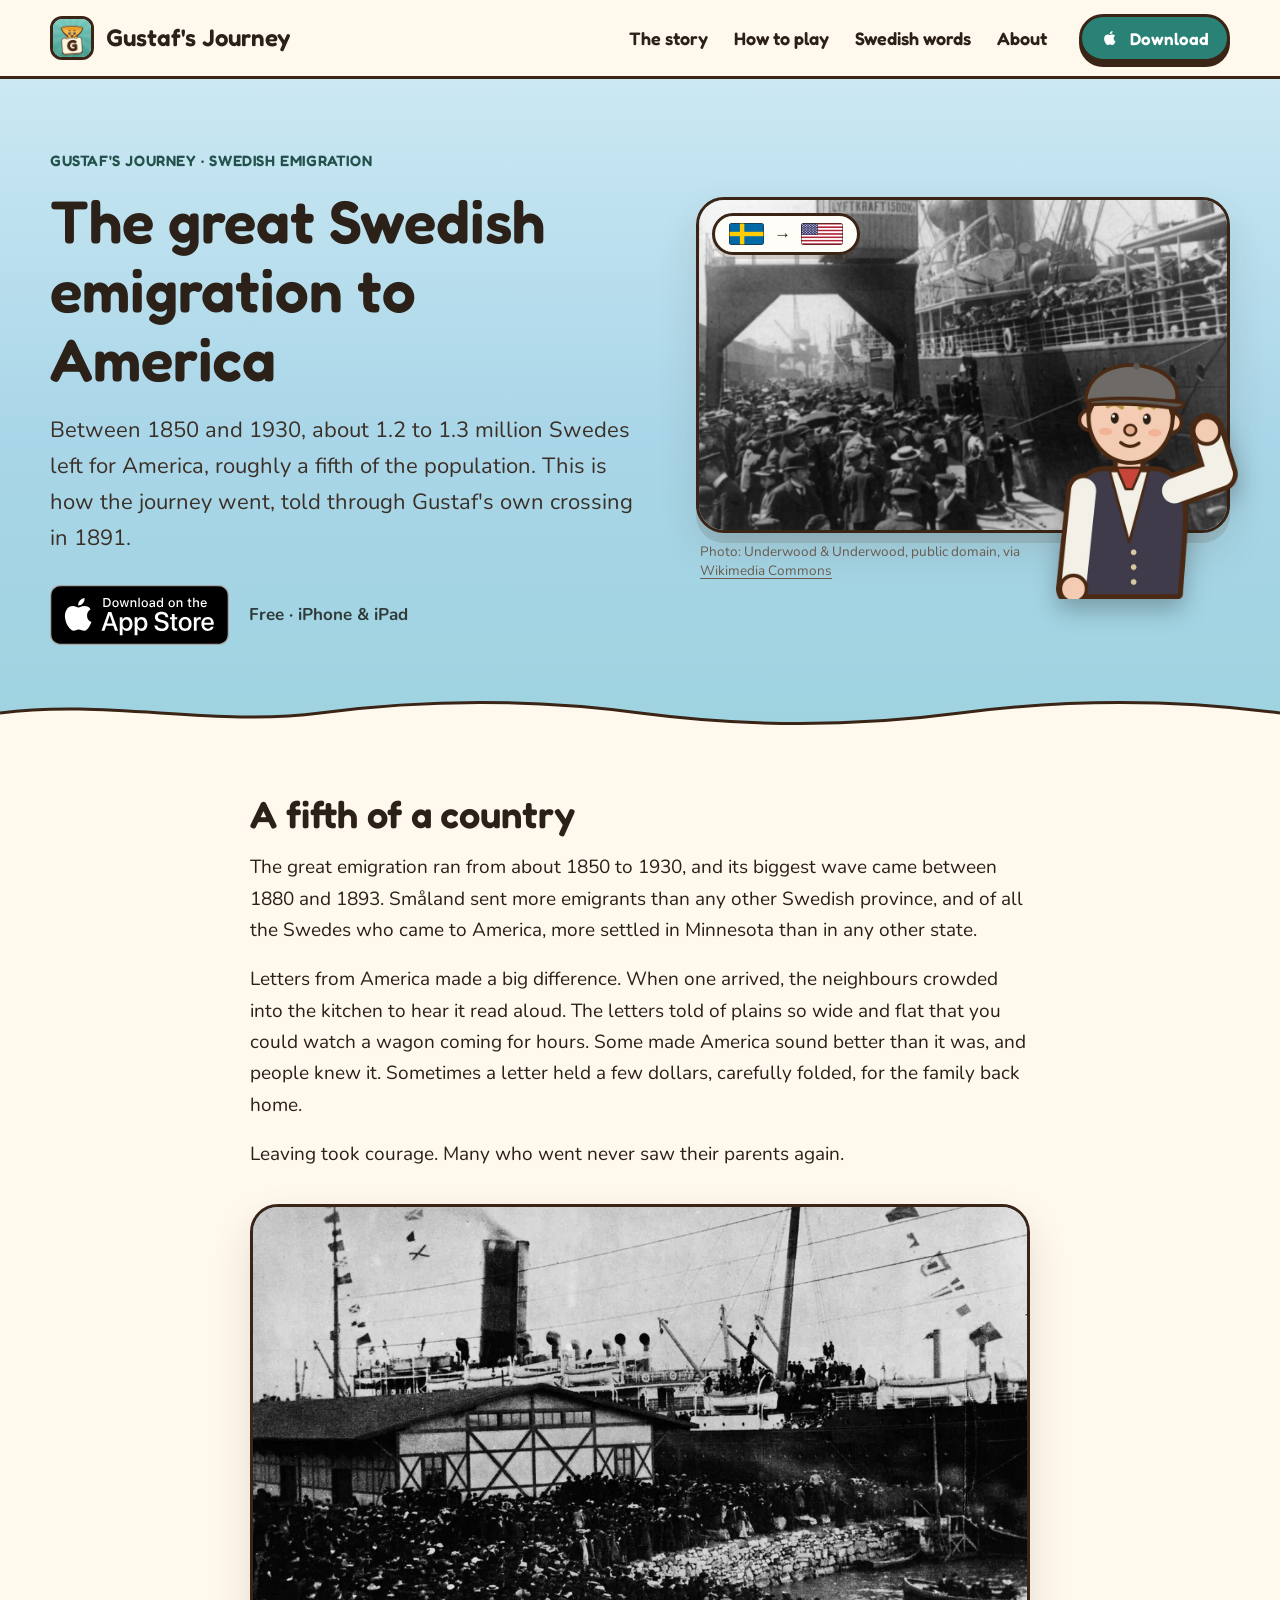
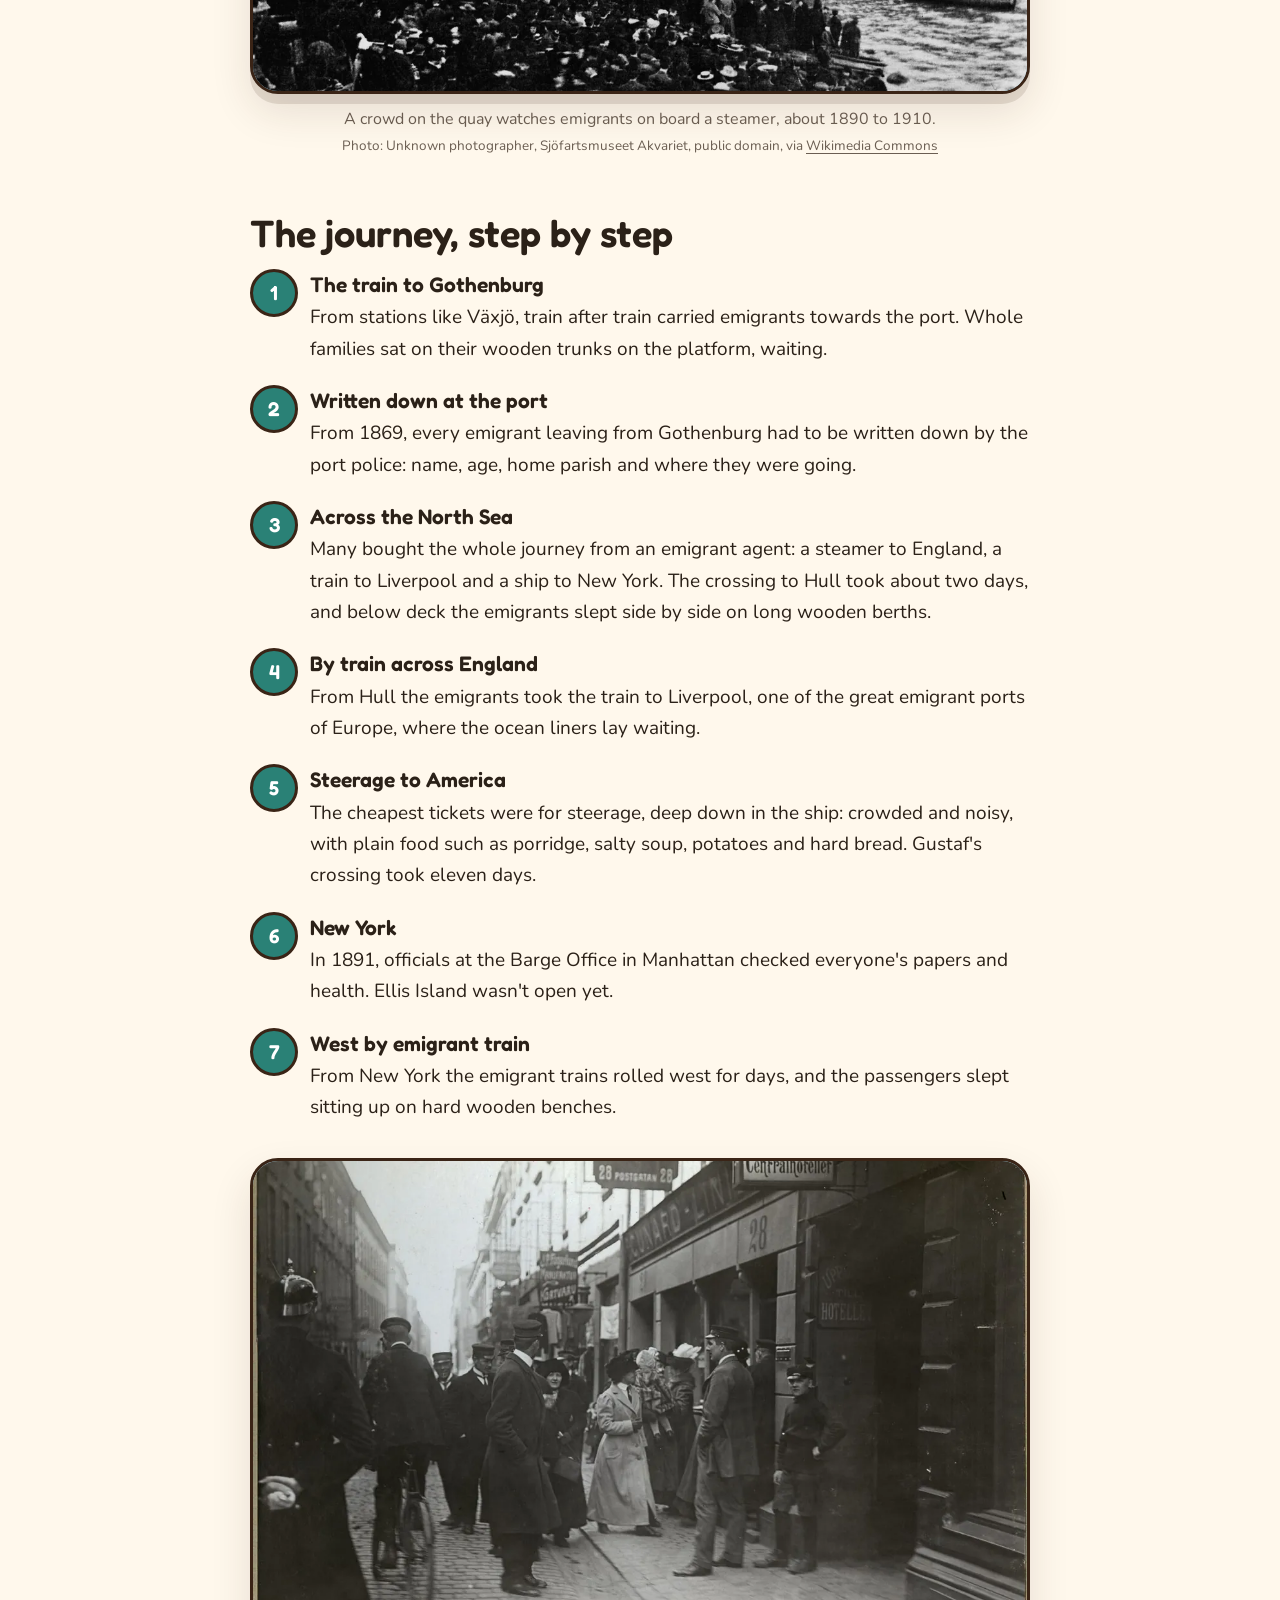
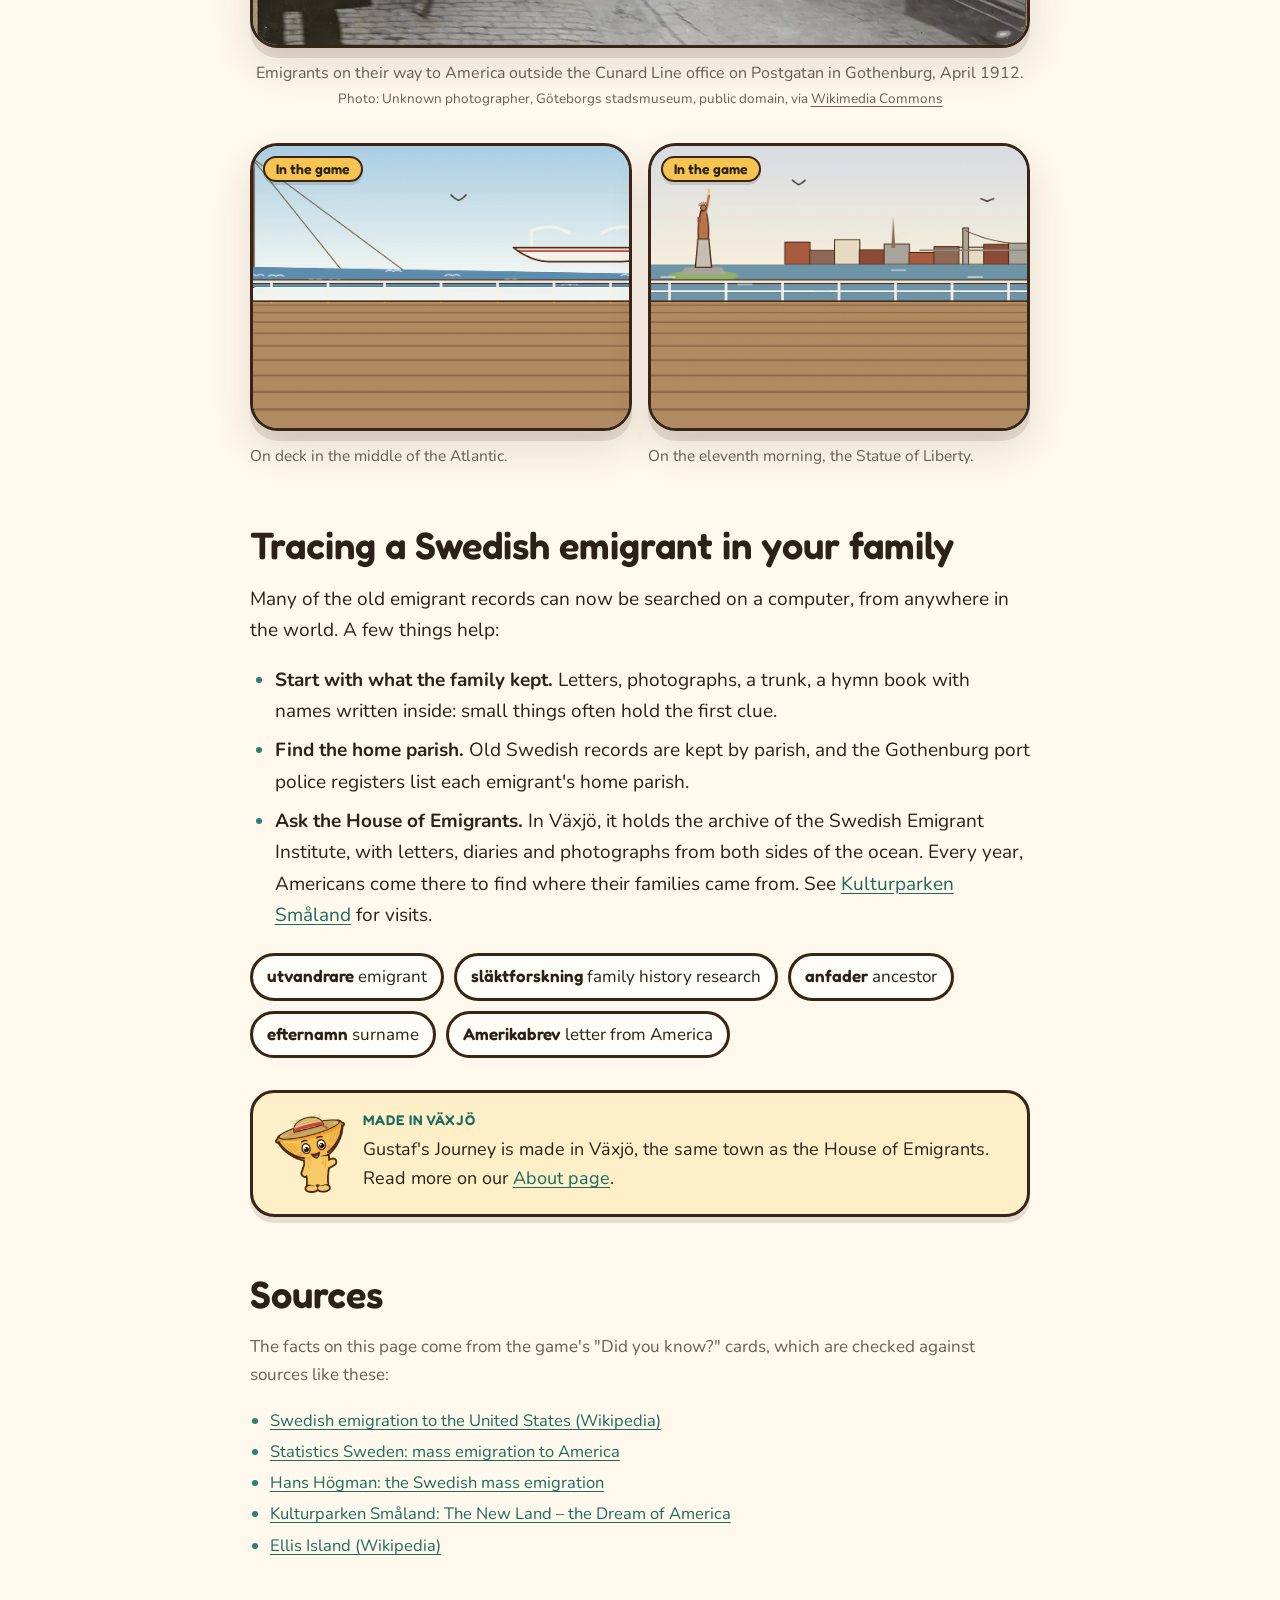
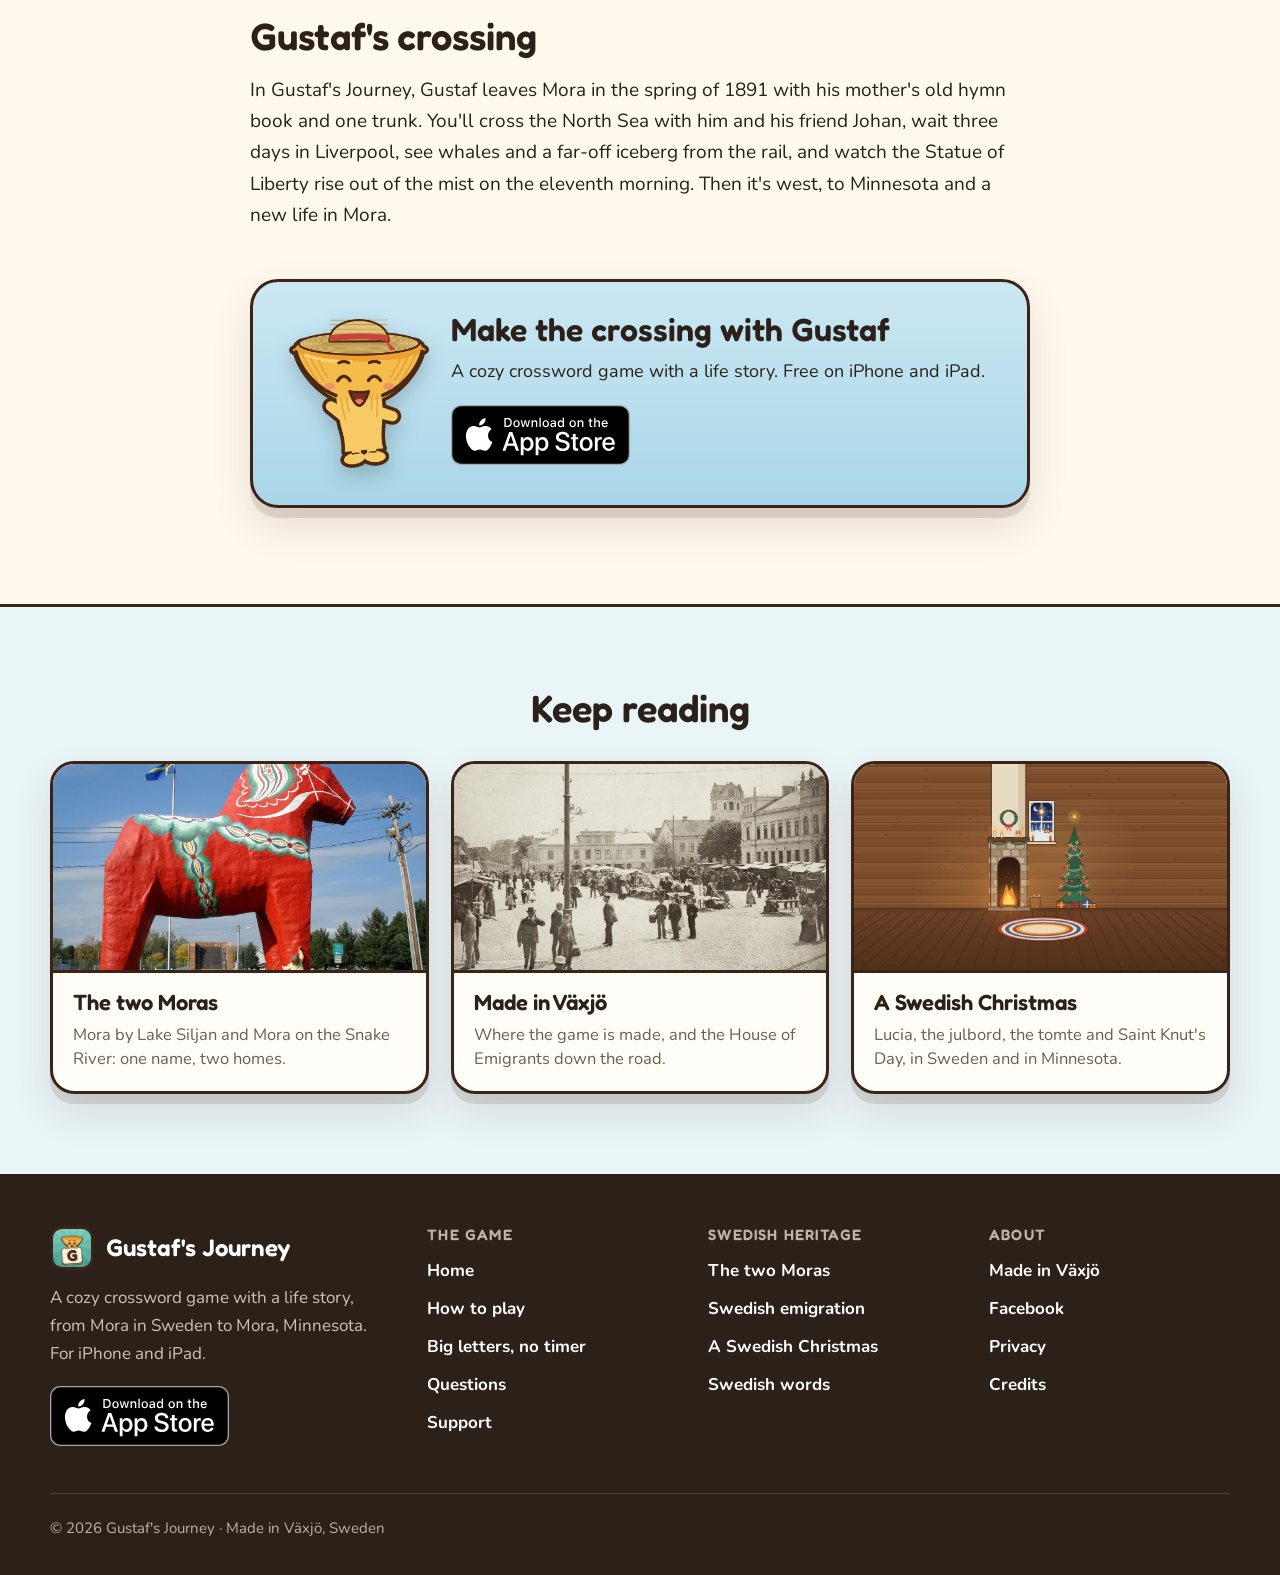
<file: swedish-emigration/index.html>
<!doctype html>
<html lang="en">
<head>
  <meta charset="utf-8">
  <meta name="viewport" content="width=device-width, initial-scale=1, viewport-fit=cover">
  <title>Swedish Emigration to America: From Sweden to Minnesota, 1850–1930</title>
  <meta name="description" content="About 1.2 to 1.3 million Swedes emigrated to America between 1850 and 1930. How the journey went, from the train to Gothenburg to the emigrant trains west, and how to trace a Swedish emigrant today.">
  <link rel="canonical" href="https://gustafsjourney.com/swedish-emigration/">
  <meta name="theme-color" content="#A9D6E8">
  <meta name="apple-itunes-app" content="app-id=6825813658">
  <meta property="og:type" content="article">
  <meta property="og:site_name" content="Gustaf's Journey">
  <meta property="og:title" content="Swedish Emigration to America: From Sweden to Minnesota, 1850–1930">
  <meta property="og:description" content="About 1.2 to 1.3 million Swedes emigrated to America between 1850 and 1930. How the journey went, from the train to Gothenburg to the emigrant trains west, and how to trace a Swedish emigrant today.">
  <meta property="og:url" content="https://gustafsjourney.com/swedish-emigration/">
  <meta property="og:image" content="https://gustafsjourney.com/img/og.jpg">
  <meta name="twitter:card" content="summary_large_image">
  <link rel="icon" type="image/png" href="/favicon.png">
  <link rel="apple-touch-icon" href="/apple-touch-icon.png">
  <link rel="preload" href="/fonts/fredoka-600.woff" as="font" type="font/woff" crossorigin>
  <link rel="stylesheet" href="/css/site.css">
  <script type="application/ld+json">{"@context": "https://schema.org", "@type": "BreadcrumbList", "itemListElement": [{"@type": "ListItem", "position": 1, "name": "Gustaf's Journey", "item": "https://gustafsjourney.com/"}, {"@type": "ListItem", "position": 2, "name": "Swedish emigration", "item": "https://gustafsjourney.com/swedish-emigration/"}]}</script>
</head>
<body>
  <header class="nav">
    <div class="wrap">
      <a class="brand" href="/" aria-label="Gustaf's Journey, home"><img src="/apple-touch-icon.png" alt="" width="44" height="44">Gustaf's Journey</a>
      <nav class="nav-links" aria-label="Main"><a href="/#story">The story</a><a href="/how-to-play/">How to play</a><a href="/swedish-words/">Swedish words</a><a href="/about/">About</a></nav>
      <a class="btn" href="https://apps.apple.com/app/apple-store/id6825813658?pt=121666913&amp;ct=website&amp;mt=8"><svg viewBox="0 0 24 24" aria-hidden="true"><path d="M16.37 12.6c-.02-2.13 1.74-3.15 1.82-3.2-1-1.45-2.54-1.65-3.08-1.67-1.3-.13-2.55.77-3.21.77-.67 0-1.69-.75-2.78-.73-1.42.02-2.74.83-3.48 2.11-1.49 2.58-.38 6.39 1.06 8.48.71 1.02 1.55 2.17 2.65 2.13 1.07-.04 1.47-.69 2.76-.69 1.28 0 1.65.69 2.77.67 1.15-.02 1.87-1.04 2.57-2.07.82-1.18 1.15-2.33 1.17-2.39-.03-.01-2.24-.86-2.25-3.41zM14.26 6.35c.58-.71.98-1.69.87-2.68-.84.04-1.87.57-2.47 1.27-.54.62-1.02 1.63-.89 2.59.94.07 1.9-.47 2.49-1.18z"/></svg>Download</a>
    </div>
  </header>
  <main>
    <section class="page-hero">
      <div class="wrap grid">
        <div>
          <p class="crumbs"><a href="/">Gustaf's Journey</a> · Swedish emigration</p>
          <h1>The great Swedish emigration to America</h1>
          <p class="lead">Between 1850 and 1930, about 1.2 to 1.3 million Swedes left for America, roughly a fifth of the population. This is how the journey went, told through Gustaf's own crossing in 1891.</p>
          <div class="hero-cta"><a class="store-badge" href="https://apps.apple.com/app/apple-store/id6825813658?pt=121666913&amp;ct=website&amp;mt=8"><img src="/app-store-badge.svg" alt="Download on the App Store" width="180" height="60"></a><span>Free · iPhone &amp; iPad</span></div>
        </div>
        <div class="art"><div class="frame"><img src="/img/photo-farewell-1905.webp" alt="Emigrants crowding the quay beside a steamer in Gothenburg, 1905" width="1200" height="1167"></div><span class="tag"><img src="/img/flag-se.svg" alt="Flag of Sweden" width="160" height="100"><span aria-hidden="true">→</span><img src="/img/flag-us.svg" alt="Flag of the United States" width="190" height="100"><span class="visually-hidden">Sweden to America</span></span><img class="who" src="/img/gustaf-1891.webp" alt="Young Gustaf, 19, waving goodbye" width="432" height="560"><span class="credit">Photo: Underwood & Underwood, public domain, via <a href="https://commons.wikimedia.org/wiki/File:Farewell_to_home,_G%C3%B6teborg,_1905.jpg" rel="noopener">Wikimedia Commons</a></span></div>
      </div>
    </section>
    <div class="shore" aria-hidden="true"><svg viewBox="0 0 1440 36" preserveAspectRatio="none"><path d="M0 18 C 120 4, 240 32, 360 18 S 600 4, 720 18 S 960 32, 1080 18 S 1320 4, 1440 18 V36 H0z" fill="#FFF8EC"/><path d="M0 18 C 120 4, 240 32, 360 18 S 600 4, 720 18 S 960 32, 1080 18 S 1320 4, 1440 18" fill="none" stroke="#3A2416" stroke-width="3"/></svg></div>
    <article class="article">

<h2>A fifth of a country</h2>
<p>The great emigration ran from about 1850 to 1930, and its biggest wave came between 1880 and 1893. Småland sent more emigrants than any other Swedish province, and of all the Swedes who came to America, more settled in Minnesota than in any other state.</p>
<p>Letters from America made a big difference. When one arrived, the neighbours crowded into the kitchen to hear it read aloud. The letters told of plains so wide and flat that you could watch a wagon coming for hours. Some made America sound better than it was, and people knew it. Sometimes a letter held a few dollars, carefully folded, for the family back home.</p>
<p>Leaving took courage. Many who went never saw their parents again.</p>
<figure class=""><div class="frame"><img src="/img/photo-emigrants-quay.webp" alt="A great crowd on the quay watching emigrants on board a steamer, about 1890 to 1910" width="1200" height="906" loading="lazy"></div><figcaption>A crowd on the quay watches emigrants on board a steamer, about 1890 to 1910. <span class="credit">Photo: Unknown photographer, Sjöfartsmuseet Akvariet, public domain, via <a href="https://commons.wikimedia.org/wiki/File:Folkmassa_besk%C3%A5dar_emigranter_p%C3%A5_%C3%A5ngfartyg_-_Sj%C3%B6fartsmuseet_Akvariet_-_SMGF9048.tif" rel="noopener">Wikimedia Commons</a></span></figcaption></figure>

<h2>The journey, step by step</h2>
<ol class="steps">
  <li><b>The train to Gothenburg</b>From stations like Växjö, train after train carried emigrants towards the port. Whole families sat on their wooden trunks on the platform, waiting.</li>
  <li><b>Written down at the port</b>From 1869, every emigrant leaving from Gothenburg had to be written down by the port police: name, age, home parish and where they were going.</li>
  <li><b>Across the North Sea</b>Many bought the whole journey from an emigrant agent: a steamer to England, a train to Liverpool and a ship to New York. The crossing to Hull took about two days, and below deck the emigrants slept side by side on long wooden berths.</li>
  <li><b>By train across England</b>From Hull the emigrants took the train to Liverpool, one of the great emigrant ports of Europe, where the ocean liners lay waiting.</li>
  <li><b>Steerage to America</b>The cheapest tickets were for steerage, deep down in the ship: crowded and noisy, with plain food such as porridge, salty soup, potatoes and hard bread. Gustaf's crossing took eleven days.</li>
  <li><b>New York</b>In 1891, officials at the Barge Office in Manhattan checked everyone's papers and health. Ellis Island wasn't open yet.</li>
  <li><b>West by emigrant train</b>From New York the emigrant trains rolled west for days, and the passengers slept sitting up on hard wooden benches.</li>
</ol>
<figure class=""><div class="frame"><img src="/img/photo-cunard-1912.webp" alt="Emigrants on their way to America outside the Cunard Line office on Postgatan, Gothenburg, April 1912" width="1200" height="875" loading="lazy"></div><figcaption>Emigrants on their way to America outside the Cunard Line office on Postgatan in Gothenburg, April 1912. <span class="credit">Photo: Unknown photographer, Göteborgs stadsmuseum, public domain, via <a href="https://commons.wikimedia.org/wiki/File:Fotografi,_photography-ok%C3%A4nd_-_G%C3%B6teborgs_stadsmuseum_-_GSMArkiv_150078_46.tif" rel="noopener">Wikimedia Commons</a></span></figcaption></figure>
<div class="pair"><figure><div class="frame"><img src="/img/scene-ship-deck.webp" alt="The deck of an ocean liner at sea" width="1080" height="675" loading="lazy"><span class="lbl game">In the game</span></div><figcaption>On deck in the middle of the Atlantic.</figcaption></figure><figure><div class="frame"><img src="/img/scene-new-york-harbor.webp" alt="New York harbour with the Statue of Liberty" width="1080" height="675" loading="lazy"><span class="lbl game">In the game</span></div><figcaption>On the eleventh morning, the Statue of Liberty.</figcaption></figure></div>


<h2>Tracing a Swedish emigrant in your family</h2>
<p>Many of the old emigrant records can now be searched on a computer, from anywhere in the world. A few things help:</p>
<ul>
  <li><strong>Start with what the family kept.</strong> Letters, photographs, a trunk, a hymn book with names written inside: small things often hold the first clue.</li>
  <li><strong>Find the home parish.</strong> Old Swedish records are kept by parish, and the Gothenburg port police registers list each emigrant's home parish.</li>
  <li><strong>Ask the House of Emigrants.</strong> In Växjö, it holds the archive of the Swedish Emigrant Institute, with letters, diaries and photographs from both sides of the ocean. Every year, Americans come there to find where their families came from. See <a href="https://kulturparkensmaland.se/en/" rel="noopener">Kulturparken Småland</a> for visits.</li>
</ul>
<ul class="chips"><li><b lang="sv">utvandrare</b> emigrant</li><li><b lang="sv">släktforskning</b> family history research</li><li><b lang="sv">anfader</b> ancestor</li><li><b lang="sv">efternamn</b> surname</li><li><b lang="sv">Amerikabrev</b> letter from America</li></ul>
<aside class="fact"><img class="" src="/img/kantis-wave.webp" alt="" width="461" height="520"><p><b>Made in Växjö</b>Gustaf's Journey is made in Växjö, the same town as the House of Emigrants. Read more on our <a href=/about/>About page</a>.</p></aside>

<h2>Sources</h2>
<p class="sources-intro">The facts on this page come from the game's "Did you know?" cards, which are checked against sources like these:</p>
<ul class="sources"><li><a href="https://en.wikipedia.org/wiki/Swedish_emigration_to_the_United_States" rel="noopener">Swedish emigration to the United States (Wikipedia)</a></li><li><a href="https://www.scb.se/en/finding-statistics/articles/2013/Mass-emigration-to-America-a-blow-to-Sweden-/" rel="noopener">Statistics Sweden: mass emigration to America</a></li><li><a href="https://hhogman.se/mass-emigration.htm" rel="noopener">Hans Högman: the Swedish mass emigration</a></li><li><a href="https://www.kulturparkensmaland.se/en/the-new-land/" rel="noopener">Kulturparken Småland: The New Land – the Dream of America</a></li><li><a href="https://en.wikipedia.org/wiki/Ellis_Island" rel="noopener">Ellis Island (Wikipedia)</a></li></ul>
<h2>Gustaf's crossing</h2>
<p>In Gustaf's Journey, Gustaf leaves Mora in the spring of 1891 with his mother's old hymn book and one trunk. You'll cross the North Sea with him and his friend Johan, wait three days in Liverpool, see whales and a far-off iceberg from the rail, and watch the Statue of Liberty rise out of the mist on the eleventh morning. Then it's west, to Minnesota and a new life in Mora.</p>
<div class="cta-card"><img class="k" src="/img/kantis-cheer.webp" alt="Kantis the chanterelle" width="489" height="520"><div><h2>Make the crossing with Gustaf</h2><p>A cozy crossword game with a life story. Free on iPhone and iPad.</p><a class="store-badge" href="https://apps.apple.com/app/apple-store/id6825813658?pt=121666913&amp;ct=website&amp;mt=8"><img src="/app-store-badge.svg" alt="Download on the App Store" width="180" height="60"></a></div></div>

    </article>
    <section class="more" aria-labelledby="more-title">
      <div class="wrap">
        <h2 id="more-title">Keep reading</h2>
        <div class="more-grid"><a class="card" href="/mora-minnesota/"><img src="/img/photo-mora-mn-dala-horse.webp" alt="" width="1080" height="675" loading="lazy"><span>The two Moras<small>Mora by Lake Siljan and Mora on the Snake River: one name, two homes.</small></span></a><a class="card" href="/about/"><img src="/img/photo-vaxjo-market-1900.webp" alt="" width="1080" height="675" loading="lazy"><span>Made in Växjö<small>Where the game is made, and the House of Emigrants down the road.</small></span></a><a class="card" href="/swedish-christmas/"><img src="/img/scene-christmas.webp" alt="" width="1080" height="675" loading="lazy"><span>A Swedish Christmas<small>Lucia, the julbord, the tomte and Saint Knut's Day, in Sweden and in Minnesota.</small></span></a></div>
      </div>
    </section>
  </main>
  <footer>
    <div class="wrap foot">
      <div>
        <a class="brand" href="/"><img src="/apple-touch-icon.png" alt="" width="44" height="44">Gustaf's Journey</a>
        <p>A cozy crossword game with a life story, from Mora in Sweden to Mora, Minnesota. For iPhone and iPad.</p>
        <a class="store-badge" href="https://apps.apple.com/app/apple-store/id6825813658?pt=121666913&amp;ct=website&amp;mt=8"><img src="/app-store-badge.svg" alt="Download on the App Store" width="180" height="60"></a>
      </div>
      <nav aria-label="The game"><h2>The game</h2><a href="/">Home</a><a href="/how-to-play/">How to play</a><a href="/word-games-for-seniors/">Big letters, no timer</a><a href="/#faq">Questions</a><a href="/support/">Support</a></nav>
      <nav aria-label="Swedish heritage"><h2>Swedish heritage</h2><a href="/mora-minnesota/">The two Moras</a><a href="/swedish-emigration/">Swedish emigration</a><a href="/swedish-christmas/">A Swedish Christmas</a><a href="/swedish-words/">Swedish words</a></nav>
      <nav aria-label="About"><h2>About</h2><a href="/about/">Made in Växjö</a><a href="https://www.facebook.com/gustafsjourney">Facebook</a><a href="/privacy/">Privacy</a><a href="/credits/">Credits</a></nav>
    </div>
    <div class="wrap foot-bottom">© 2026 Gustaf's Journey · Made in Växjö, Sweden</div>
  </footer>
</body>
</html>
</file>
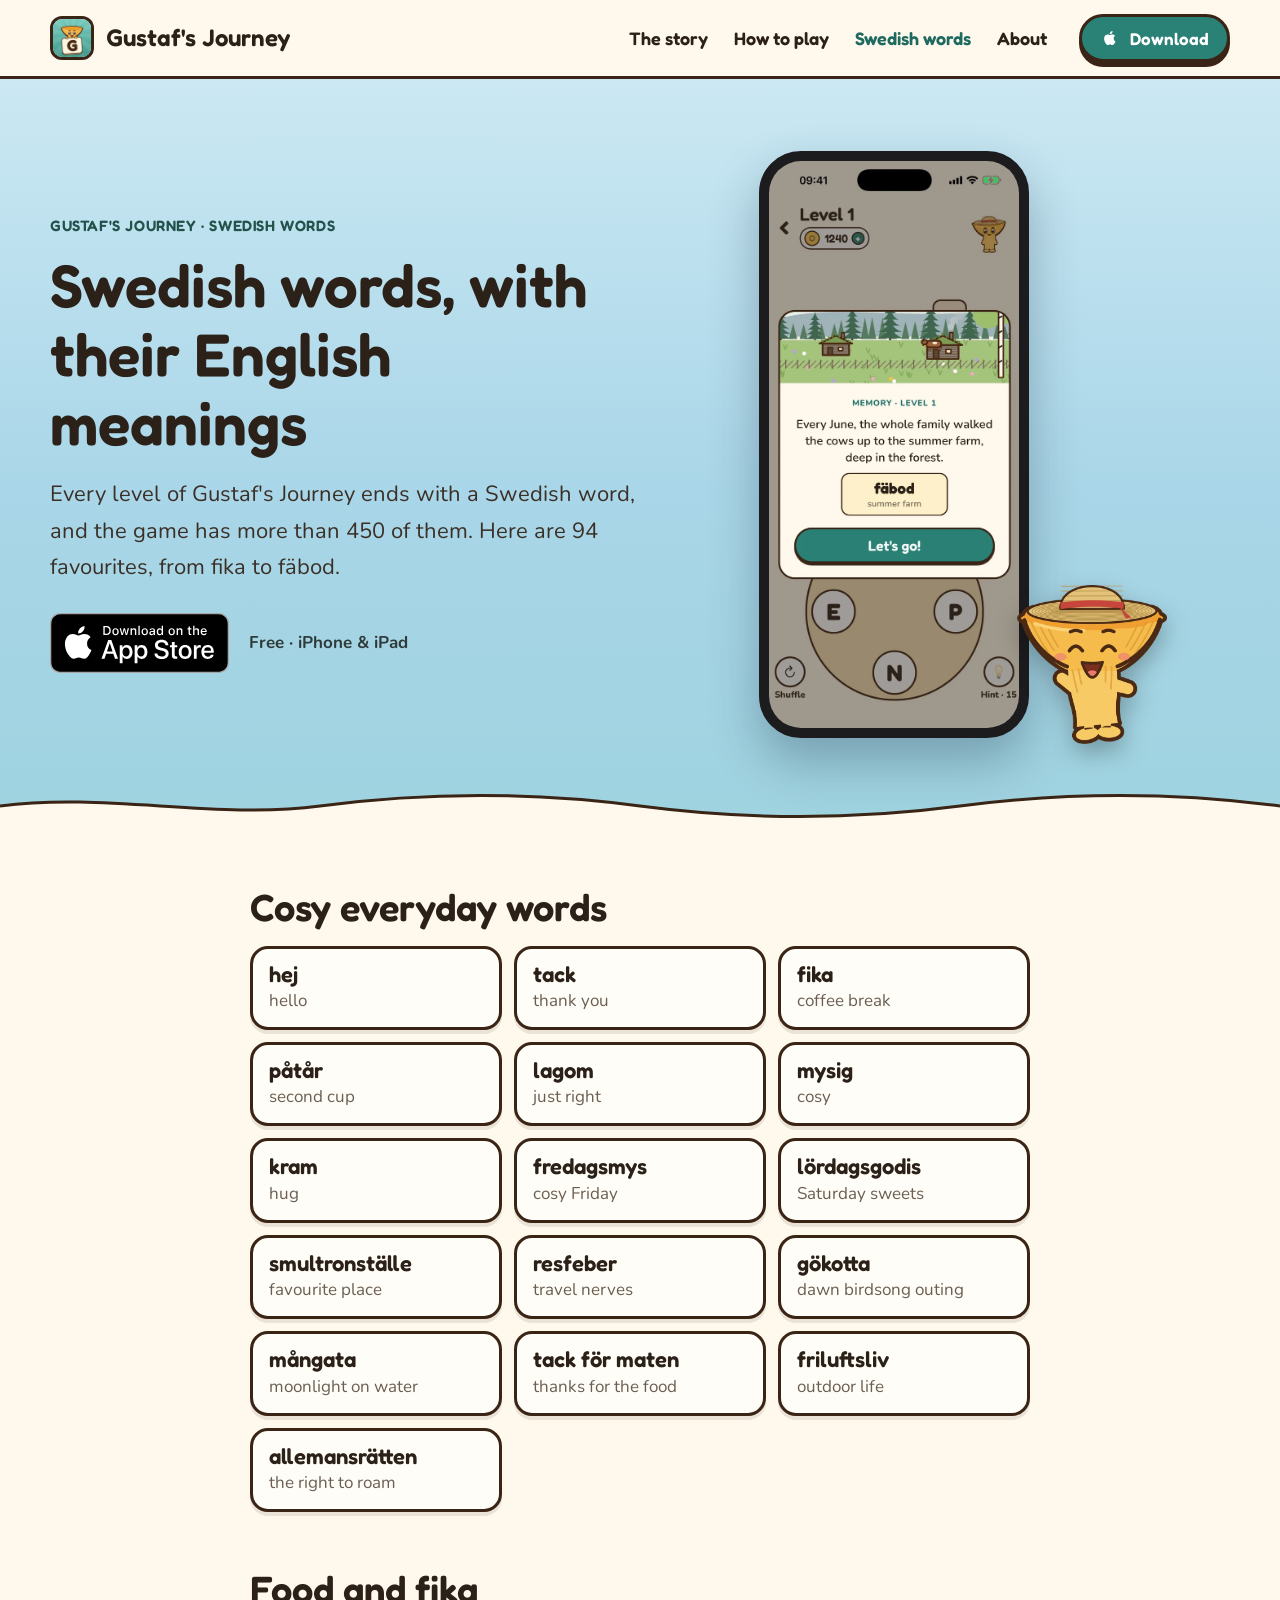
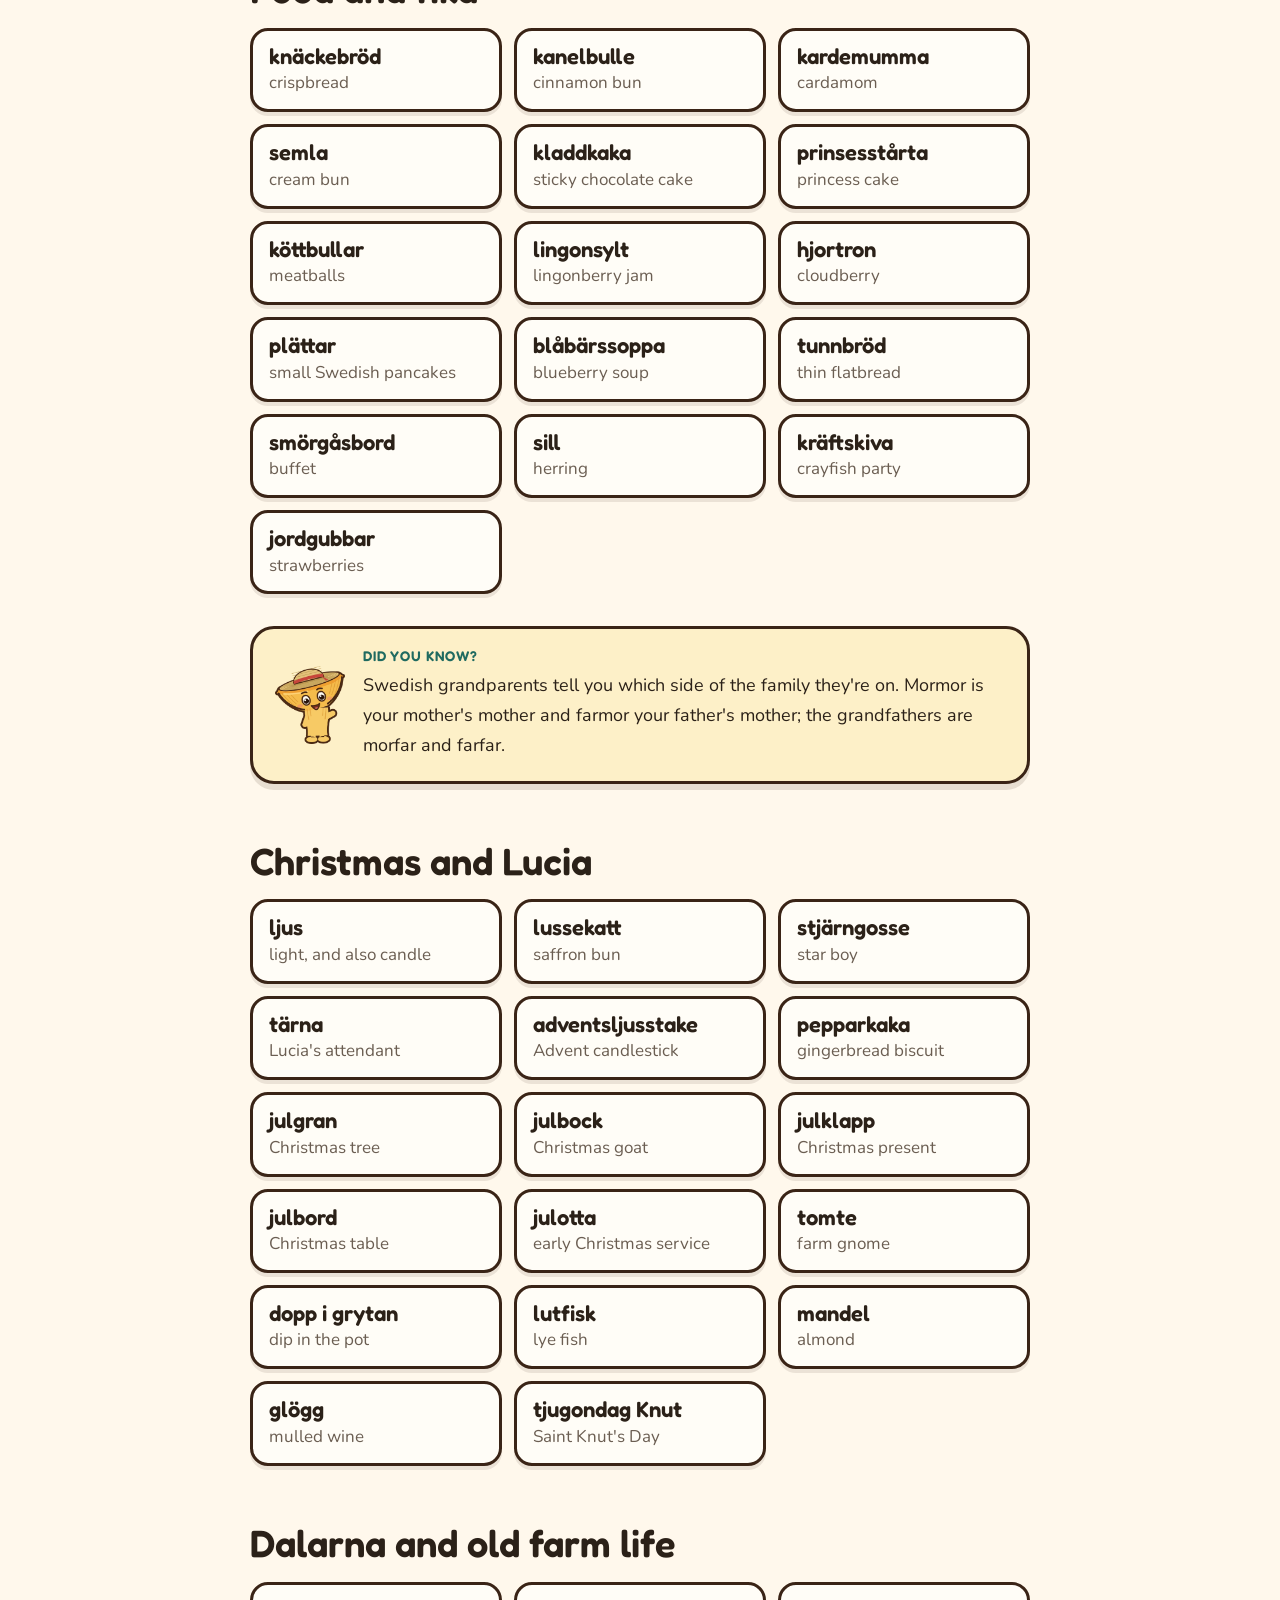
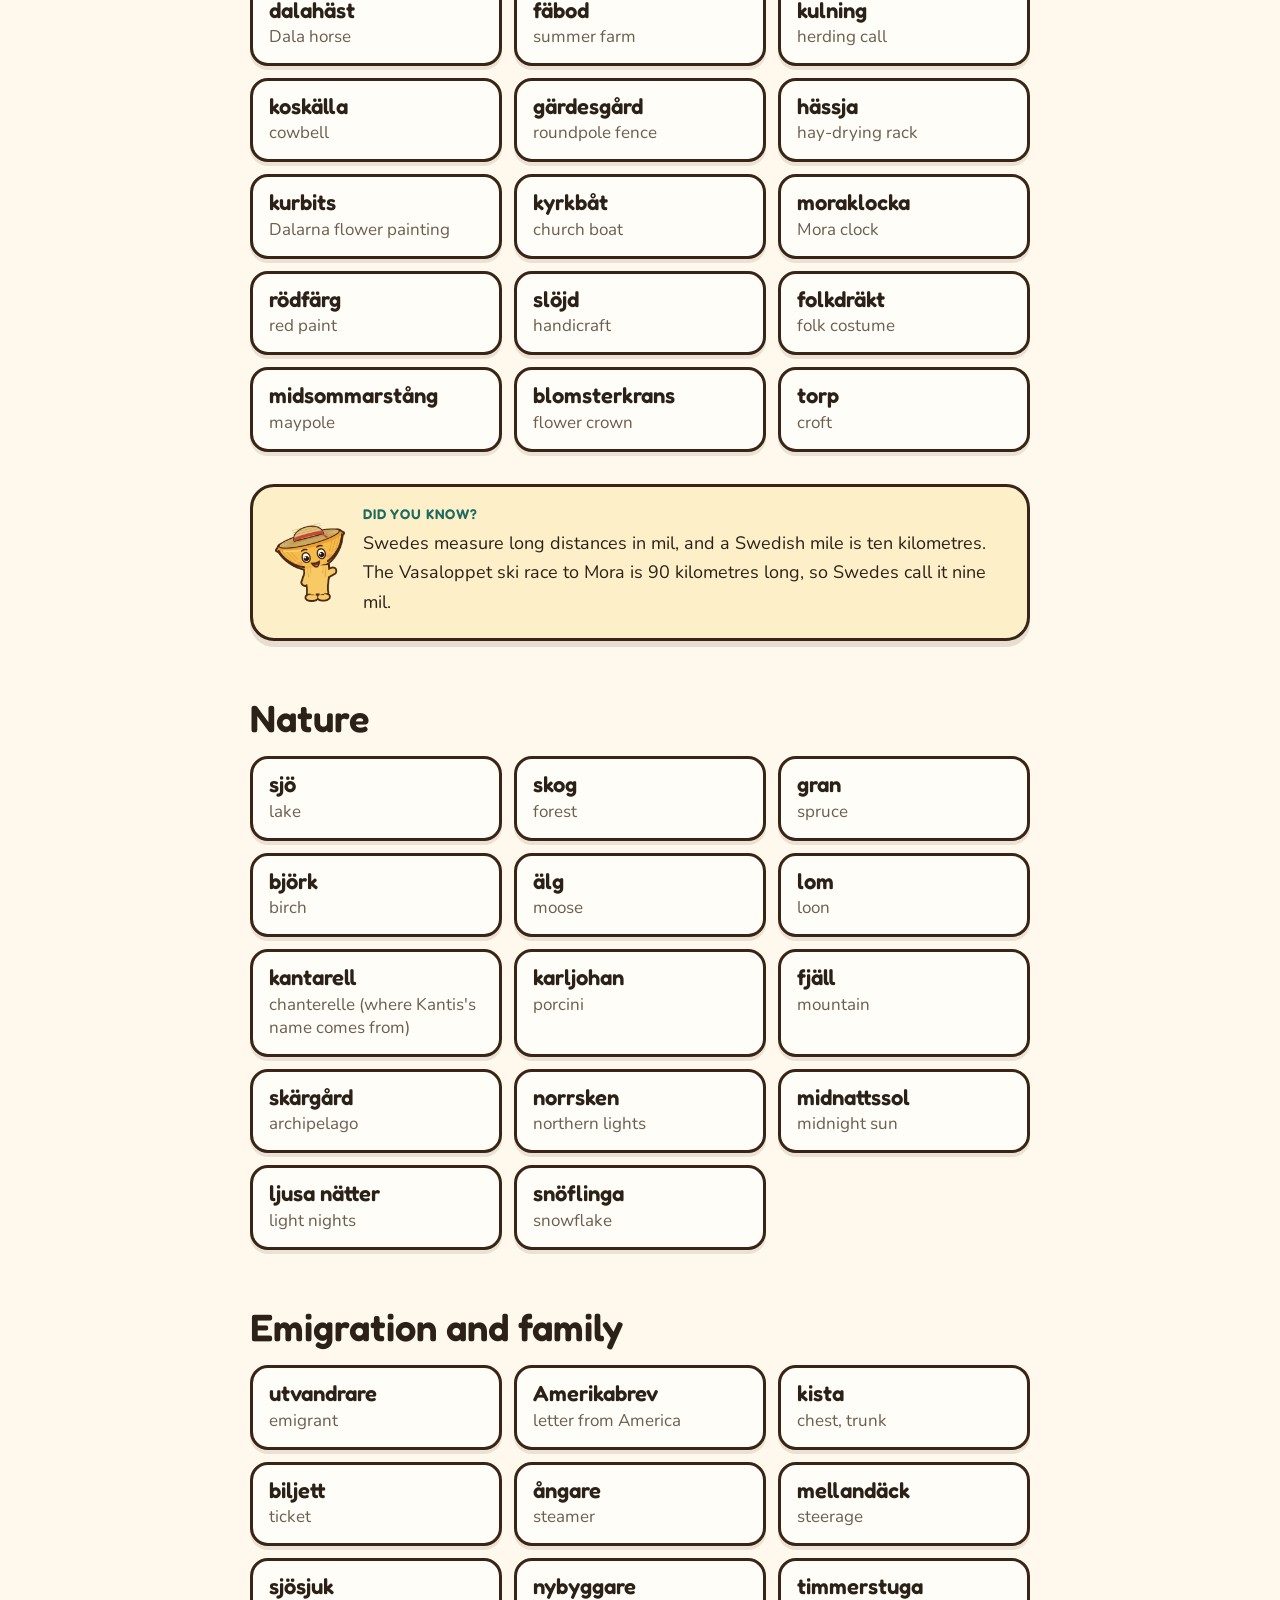
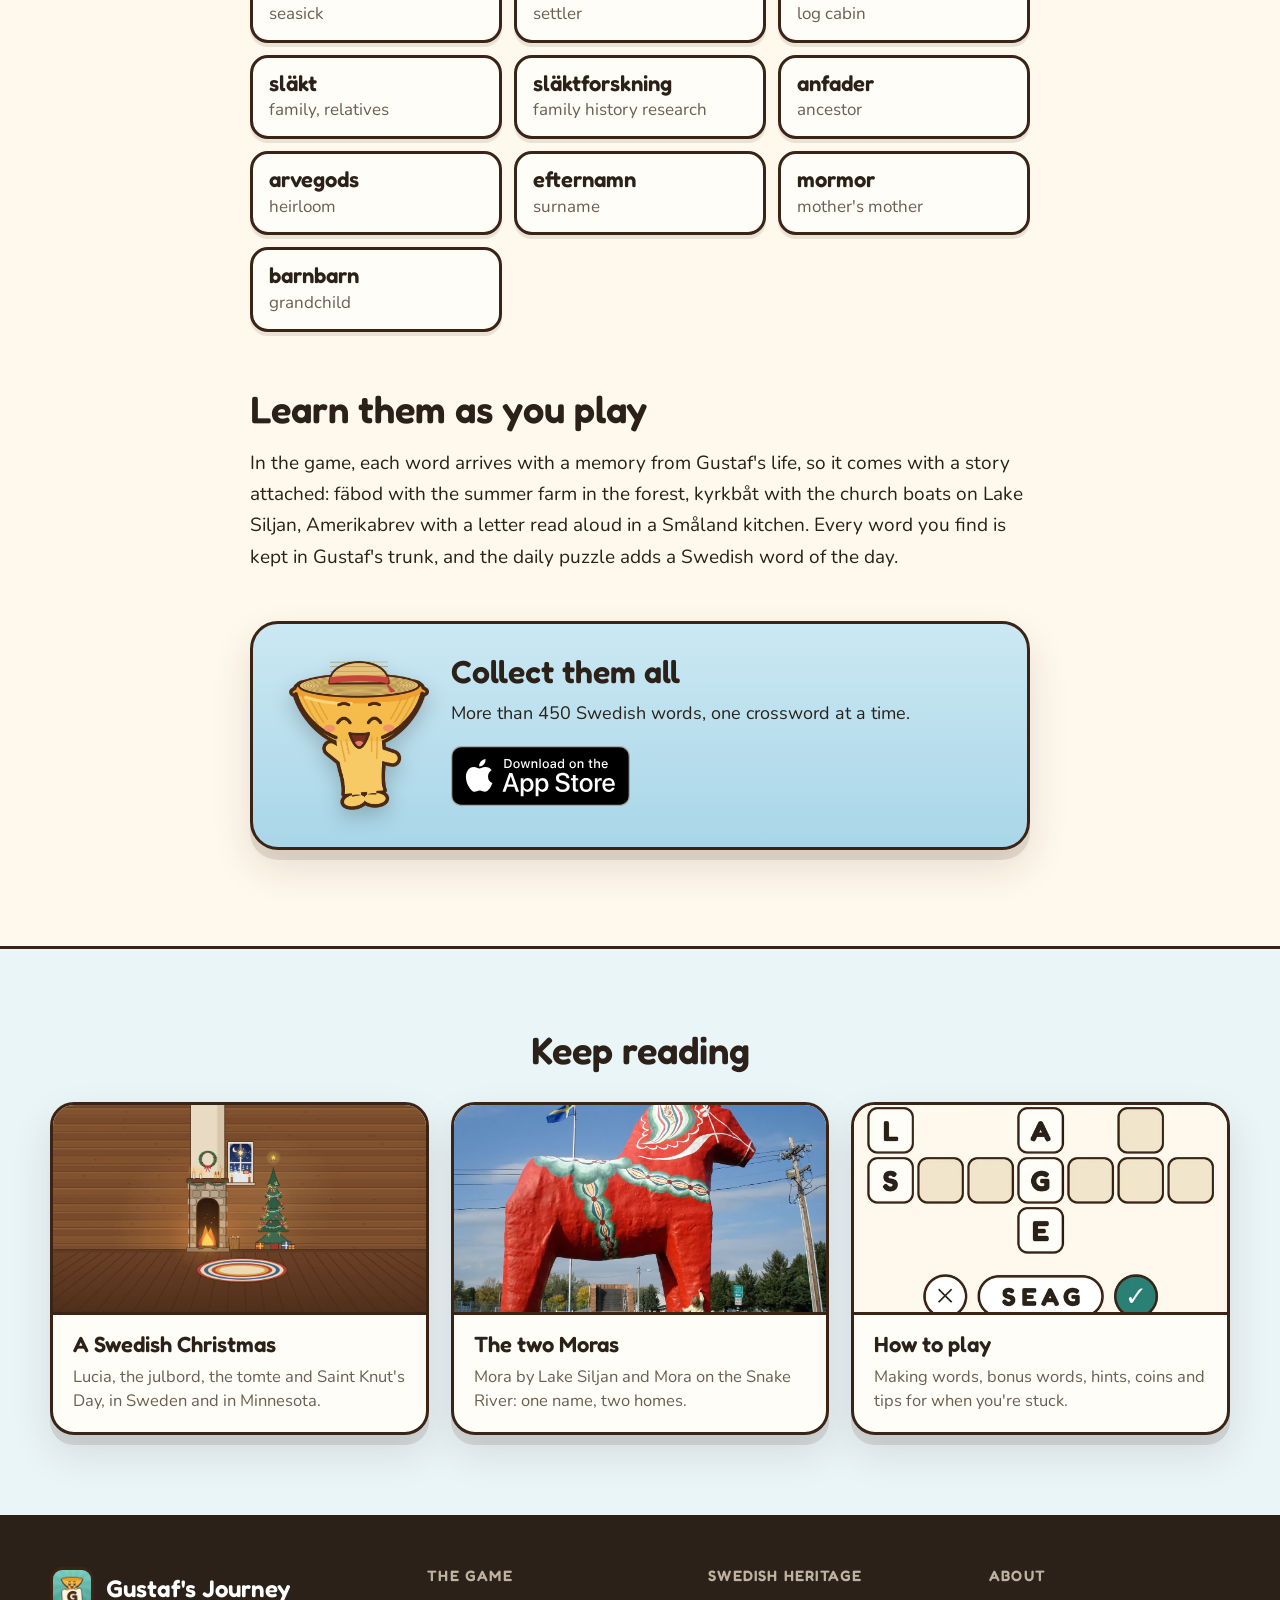
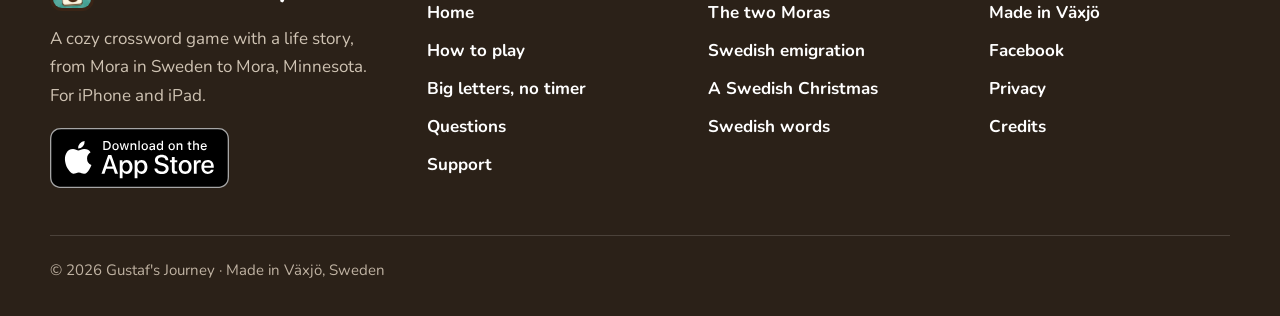
<file: swedish-words/index.html>
<!doctype html>
<html lang="en">
<head>
  <meta charset="utf-8">
  <meta name="viewport" content="width=device-width, initial-scale=1, viewport-fit=cover">
  <title>Swedish Words and Meanings: 94 Words to Learn | Gustaf's Journey</title>
  <meta name="description" content="Learn Swedish words with their English meanings: cosy words like fika and lagom, Swedish food, Christmas and Lucia words, Dalarna traditions and emigrant history.">
  <link rel="canonical" href="https://gustafsjourney.com/swedish-words/">
  <meta name="theme-color" content="#A9D6E8">
  <meta name="apple-itunes-app" content="app-id=6825813658">
  <meta property="og:type" content="article">
  <meta property="og:site_name" content="Gustaf's Journey">
  <meta property="og:title" content="Swedish Words and Meanings: 94 Words to Learn | Gustaf's Journey">
  <meta property="og:description" content="Learn Swedish words with their English meanings: cosy words like fika and lagom, Swedish food, Christmas and Lucia words, Dalarna traditions and emigrant history.">
  <meta property="og:url" content="https://gustafsjourney.com/swedish-words/">
  <meta property="og:image" content="https://gustafsjourney.com/img/og.jpg">
  <meta name="twitter:card" content="summary_large_image">
  <link rel="icon" type="image/png" href="/favicon.png">
  <link rel="apple-touch-icon" href="/apple-touch-icon.png">
  <link rel="preload" href="/fonts/fredoka-600.woff" as="font" type="font/woff" crossorigin>
  <link rel="stylesheet" href="/css/site.css">
  <script type="application/ld+json">{"@context": "https://schema.org", "@type": "BreadcrumbList", "itemListElement": [{"@type": "ListItem", "position": 1, "name": "Gustaf's Journey", "item": "https://gustafsjourney.com/"}, {"@type": "ListItem", "position": 2, "name": "Swedish words", "item": "https://gustafsjourney.com/swedish-words/"}]}</script>
</head>
<body>
  <header class="nav">
    <div class="wrap">
      <a class="brand" href="/" aria-label="Gustaf's Journey, home"><img src="/apple-touch-icon.png" alt="" width="44" height="44">Gustaf's Journey</a>
      <nav class="nav-links" aria-label="Main"><a href="/#story">The story</a><a href="/how-to-play/">How to play</a><a href="/swedish-words/" aria-current="page">Swedish words</a><a href="/about/">About</a></nav>
      <a class="btn" href="https://apps.apple.com/app/apple-store/id6825813658?pt=121666913&amp;ct=website&amp;mt=8"><svg viewBox="0 0 24 24" aria-hidden="true"><path d="M16.37 12.6c-.02-2.13 1.74-3.15 1.82-3.2-1-1.45-2.54-1.65-3.08-1.67-1.3-.13-2.55.77-3.21.77-.67 0-1.69-.75-2.78-.73-1.42.02-2.74.83-3.48 2.11-1.49 2.58-.38 6.39 1.06 8.48.71 1.02 1.55 2.17 2.65 2.13 1.07-.04 1.47-.69 2.76-.69 1.28 0 1.65.69 2.77.67 1.15-.02 1.87-1.04 2.57-2.07.82-1.18 1.15-2.33 1.17-2.39-.03-.01-2.24-.86-2.25-3.41zM14.26 6.35c.58-.71.98-1.69.87-2.68-.84.04-1.87.57-2.47 1.27-.54.62-1.02 1.63-.89 2.59.94.07 1.9-.47 2.49-1.18z"/></svg>Download</a>
    </div>
  </header>
  <main>
    <section class="page-hero">
      <div class="wrap grid">
        <div>
          <p class="crumbs"><a href="/">Gustaf's Journey</a> · Swedish words</p>
          <h1>Swedish words, with their English meanings</h1>
          <p class="lead">Every level of Gustaf's Journey ends with a Swedish word, and the game has more than 450 of them. Here are 94 favourites, from fika to fäbod.</p>
          <div class="hero-cta"><a class="store-badge" href="https://apps.apple.com/app/apple-store/id6825813658?pt=121666913&amp;ct=website&amp;mt=8"><img src="/app-store-badge.svg" alt="Download on the App Store" width="180" height="60"></a><span>Free · iPhone &amp; iPad</span></div>
        </div>
        <div class="phone-art"><div class="mini-phone"><img src="/img/screen-card.webp" alt="A memory card with the Swedish word fäbod, summer farm" width="640" height="1391"></div><img class="who" src="/img/kantis-cheer.webp" alt="Kantis cheering" width="489" height="520"></div>
      </div>
    </section>
    <div class="shore" aria-hidden="true"><svg viewBox="0 0 1440 36" preserveAspectRatio="none"><path d="M0 18 C 120 4, 240 32, 360 18 S 600 4, 720 18 S 960 32, 1080 18 S 1320 4, 1440 18 V36 H0z" fill="#FFF8EC"/><path d="M0 18 C 120 4, 240 32, 360 18 S 600 4, 720 18 S 960 32, 1080 18 S 1320 4, 1440 18" fill="none" stroke="#3A2416" stroke-width="3"/></svg></div>
    <article class="article">
<h2>Cosy everyday words</h2>
<ul class="words"><li><b lang="sv">hej</b><span>hello</span></li><li><b lang="sv">tack</b><span>thank you</span></li><li><b lang="sv">fika</b><span>coffee break</span></li><li><b lang="sv">påtår</b><span>second cup</span></li><li><b lang="sv">lagom</b><span>just right</span></li><li><b lang="sv">mysig</b><span>cosy</span></li><li><b lang="sv">kram</b><span>hug</span></li><li><b lang="sv">fredagsmys</b><span>cosy Friday</span></li><li><b lang="sv">lördagsgodis</b><span>Saturday sweets</span></li><li><b lang="sv">smultronställe</b><span>favourite place</span></li><li><b lang="sv">resfeber</b><span>travel nerves</span></li><li><b lang="sv">gökotta</b><span>dawn birdsong outing</span></li><li><b lang="sv">mångata</b><span>moonlight on water</span></li><li><b lang="sv">tack för maten</b><span>thanks for the food</span></li><li><b lang="sv">friluftsliv</b><span>outdoor life</span></li><li><b lang="sv">allemansrätten</b><span>the right to roam</span></li></ul>
<h2>Food and fika</h2>
<ul class="words"><li><b lang="sv">knäckebröd</b><span>crispbread</span></li><li><b lang="sv">kanelbulle</b><span>cinnamon bun</span></li><li><b lang="sv">kardemumma</b><span>cardamom</span></li><li><b lang="sv">semla</b><span>cream bun</span></li><li><b lang="sv">kladdkaka</b><span>sticky chocolate cake</span></li><li><b lang="sv">prinsesstårta</b><span>princess cake</span></li><li><b lang="sv">köttbullar</b><span>meatballs</span></li><li><b lang="sv">lingonsylt</b><span>lingonberry jam</span></li><li><b lang="sv">hjortron</b><span>cloudberry</span></li><li><b lang="sv">plättar</b><span>small Swedish pancakes</span></li><li><b lang="sv">blåbärssoppa</b><span>blueberry soup</span></li><li><b lang="sv">tunnbröd</b><span>thin flatbread</span></li><li><b lang="sv">smörgåsbord</b><span>buffet</span></li><li><b lang="sv">sill</b><span>herring</span></li><li><b lang="sv">kräftskiva</b><span>crayfish party</span></li><li><b lang="sv">jordgubbar</b><span>strawberries</span></li></ul>
<aside class="fact"><img class="" src="/img/kantis-wave.webp" alt="" width="461" height="520"><p><b>Did you know?</b>Swedish grandparents tell you which side of the family they're on. <span lang="sv">Mormor</span> is your mother's mother and <span lang="sv">farmor</span> your father's mother; the grandfathers are <span lang="sv">morfar</span> and <span lang="sv">farfar</span>.</p></aside>
<h2>Christmas and Lucia</h2>
<ul class="words"><li><b lang="sv">ljus</b><span>light, and also candle</span></li><li><b lang="sv">lussekatt</b><span>saffron bun</span></li><li><b lang="sv">stjärngosse</b><span>star boy</span></li><li><b lang="sv">tärna</b><span>Lucia's attendant</span></li><li><b lang="sv">adventsljusstake</b><span>Advent candlestick</span></li><li><b lang="sv">pepparkaka</b><span>gingerbread biscuit</span></li><li><b lang="sv">julgran</b><span>Christmas tree</span></li><li><b lang="sv">julbock</b><span>Christmas goat</span></li><li><b lang="sv">julklapp</b><span>Christmas present</span></li><li><b lang="sv">julbord</b><span>Christmas table</span></li><li><b lang="sv">julotta</b><span>early Christmas service</span></li><li><b lang="sv">tomte</b><span>farm gnome</span></li><li><b lang="sv">dopp i grytan</b><span>dip in the pot</span></li><li><b lang="sv">lutfisk</b><span>lye fish</span></li><li><b lang="sv">mandel</b><span>almond</span></li><li><b lang="sv">glögg</b><span>mulled wine</span></li><li><b lang="sv">tjugondag Knut</b><span>Saint Knut's Day</span></li></ul>
<h2>Dalarna and old farm life</h2>
<ul class="words"><li><b lang="sv">dalahäst</b><span>Dala horse</span></li><li><b lang="sv">fäbod</b><span>summer farm</span></li><li><b lang="sv">kulning</b><span>herding call</span></li><li><b lang="sv">koskälla</b><span>cowbell</span></li><li><b lang="sv">gärdesgård</b><span>roundpole fence</span></li><li><b lang="sv">hässja</b><span>hay-drying rack</span></li><li><b lang="sv">kurbits</b><span>Dalarna flower painting</span></li><li><b lang="sv">kyrkbåt</b><span>church boat</span></li><li><b lang="sv">moraklocka</b><span>Mora clock</span></li><li><b lang="sv">rödfärg</b><span>red paint</span></li><li><b lang="sv">slöjd</b><span>handicraft</span></li><li><b lang="sv">folkdräkt</b><span>folk costume</span></li><li><b lang="sv">midsommarstång</b><span>maypole</span></li><li><b lang="sv">blomsterkrans</b><span>flower crown</span></li><li><b lang="sv">torp</b><span>croft</span></li></ul>
<aside class="fact"><img class="" src="/img/kantis-wave.webp" alt="" width="461" height="520"><p><b>Did you know?</b>Swedes measure long distances in <span lang="sv">mil</span>, and a Swedish mile is ten kilometres. The Vasaloppet ski race to Mora is 90 kilometres long, so Swedes call it nine mil.</p></aside>
<h2>Nature</h2>
<ul class="words"><li><b lang="sv">sjö</b><span>lake</span></li><li><b lang="sv">skog</b><span>forest</span></li><li><b lang="sv">gran</b><span>spruce</span></li><li><b lang="sv">björk</b><span>birch</span></li><li><b lang="sv">älg</b><span>moose</span></li><li><b lang="sv">lom</b><span>loon</span></li><li><b lang="sv">kantarell</b><span>chanterelle (where Kantis's name comes from)</span></li><li><b lang="sv">karljohan</b><span>porcini</span></li><li><b lang="sv">fjäll</b><span>mountain</span></li><li><b lang="sv">skärgård</b><span>archipelago</span></li><li><b lang="sv">norrsken</b><span>northern lights</span></li><li><b lang="sv">midnattssol</b><span>midnight sun</span></li><li><b lang="sv">ljusa nätter</b><span>light nights</span></li><li><b lang="sv">snöflinga</b><span>snowflake</span></li></ul>
<h2>Emigration and family</h2>
<ul class="words"><li><b lang="sv">utvandrare</b><span>emigrant</span></li><li><b lang="sv">Amerikabrev</b><span>letter from America</span></li><li><b lang="sv">kista</b><span>chest, trunk</span></li><li><b lang="sv">biljett</b><span>ticket</span></li><li><b lang="sv">ångare</b><span>steamer</span></li><li><b lang="sv">mellandäck</b><span>steerage</span></li><li><b lang="sv">sjösjuk</b><span>seasick</span></li><li><b lang="sv">nybyggare</b><span>settler</span></li><li><b lang="sv">timmerstuga</b><span>log cabin</span></li><li><b lang="sv">släkt</b><span>family, relatives</span></li><li><b lang="sv">släktforskning</b><span>family history research</span></li><li><b lang="sv">anfader</b><span>ancestor</span></li><li><b lang="sv">arvegods</b><span>heirloom</span></li><li><b lang="sv">efternamn</b><span>surname</span></li><li><b lang="sv">mormor</b><span>mother's mother</span></li><li><b lang="sv">barnbarn</b><span>grandchild</span></li></ul>
<h2>Learn them as you play</h2>
<p>In the game, each word arrives with a memory from Gustaf's life, so it comes with a story attached: <span lang="sv">fäbod</span> with the summer farm in the forest, <span lang="sv">kyrkbåt</span> with the church boats on Lake Siljan, <span lang="sv">Amerikabrev</span> with a letter read aloud in a Småland kitchen. Every word you find is kept in Gustaf's trunk, and the daily puzzle adds a Swedish word of the day.</p>
<div class="cta-card"><img class="k" src="/img/kantis-cheer.webp" alt="Kantis the chanterelle" width="489" height="520"><div><h2>Collect them all</h2><p>More than 450 Swedish words, one crossword at a time.</p><a class="store-badge" href="https://apps.apple.com/app/apple-store/id6825813658?pt=121666913&amp;ct=website&amp;mt=8"><img src="/app-store-badge.svg" alt="Download on the App Store" width="180" height="60"></a></div></div>

    </article>
    <section class="more" aria-labelledby="more-title">
      <div class="wrap">
        <h2 id="more-title">Keep reading</h2>
        <div class="more-grid"><a class="card" href="/swedish-christmas/"><img src="/img/scene-christmas.webp" alt="" width="1080" height="675" loading="lazy"><span>A Swedish Christmas<small>Lucia, the julbord, the tomte and Saint Knut's Day, in Sweden and in Minnesota.</small></span></a><a class="card" href="/mora-minnesota/"><img src="/img/photo-mora-mn-dala-horse.webp" alt="" width="1080" height="675" loading="lazy"><span>The two Moras<small>Mora by Lake Siljan and Mora on the Snake River: one name, two homes.</small></span></a><a class="card" href="/how-to-play/"><img src="/img/screen-level.webp" alt="" width="1080" height="675" loading="lazy"><span>How to play<small>Making words, bonus words, hints, coins and tips for when you're stuck.</small></span></a></div>
      </div>
    </section>
  </main>
  <footer>
    <div class="wrap foot">
      <div>
        <a class="brand" href="/"><img src="/apple-touch-icon.png" alt="" width="44" height="44">Gustaf's Journey</a>
        <p>A cozy crossword game with a life story, from Mora in Sweden to Mora, Minnesota. For iPhone and iPad.</p>
        <a class="store-badge" href="https://apps.apple.com/app/apple-store/id6825813658?pt=121666913&amp;ct=website&amp;mt=8"><img src="/app-store-badge.svg" alt="Download on the App Store" width="180" height="60"></a>
      </div>
      <nav aria-label="The game"><h2>The game</h2><a href="/">Home</a><a href="/how-to-play/">How to play</a><a href="/word-games-for-seniors/">Big letters, no timer</a><a href="/#faq">Questions</a><a href="/support/">Support</a></nav>
      <nav aria-label="Swedish heritage"><h2>Swedish heritage</h2><a href="/mora-minnesota/">The two Moras</a><a href="/swedish-emigration/">Swedish emigration</a><a href="/swedish-christmas/">A Swedish Christmas</a><a href="/swedish-words/">Swedish words</a></nav>
      <nav aria-label="About"><h2>About</h2><a href="/about/">Made in Växjö</a><a href="https://www.facebook.com/gustafsjourney">Facebook</a><a href="/privacy/">Privacy</a><a href="/credits/">Credits</a></nav>
    </div>
    <div class="wrap foot-bottom">© 2026 Gustaf's Journey · Made in Växjö, Sweden</div>
  </footer>
</body>
</html>
</file>
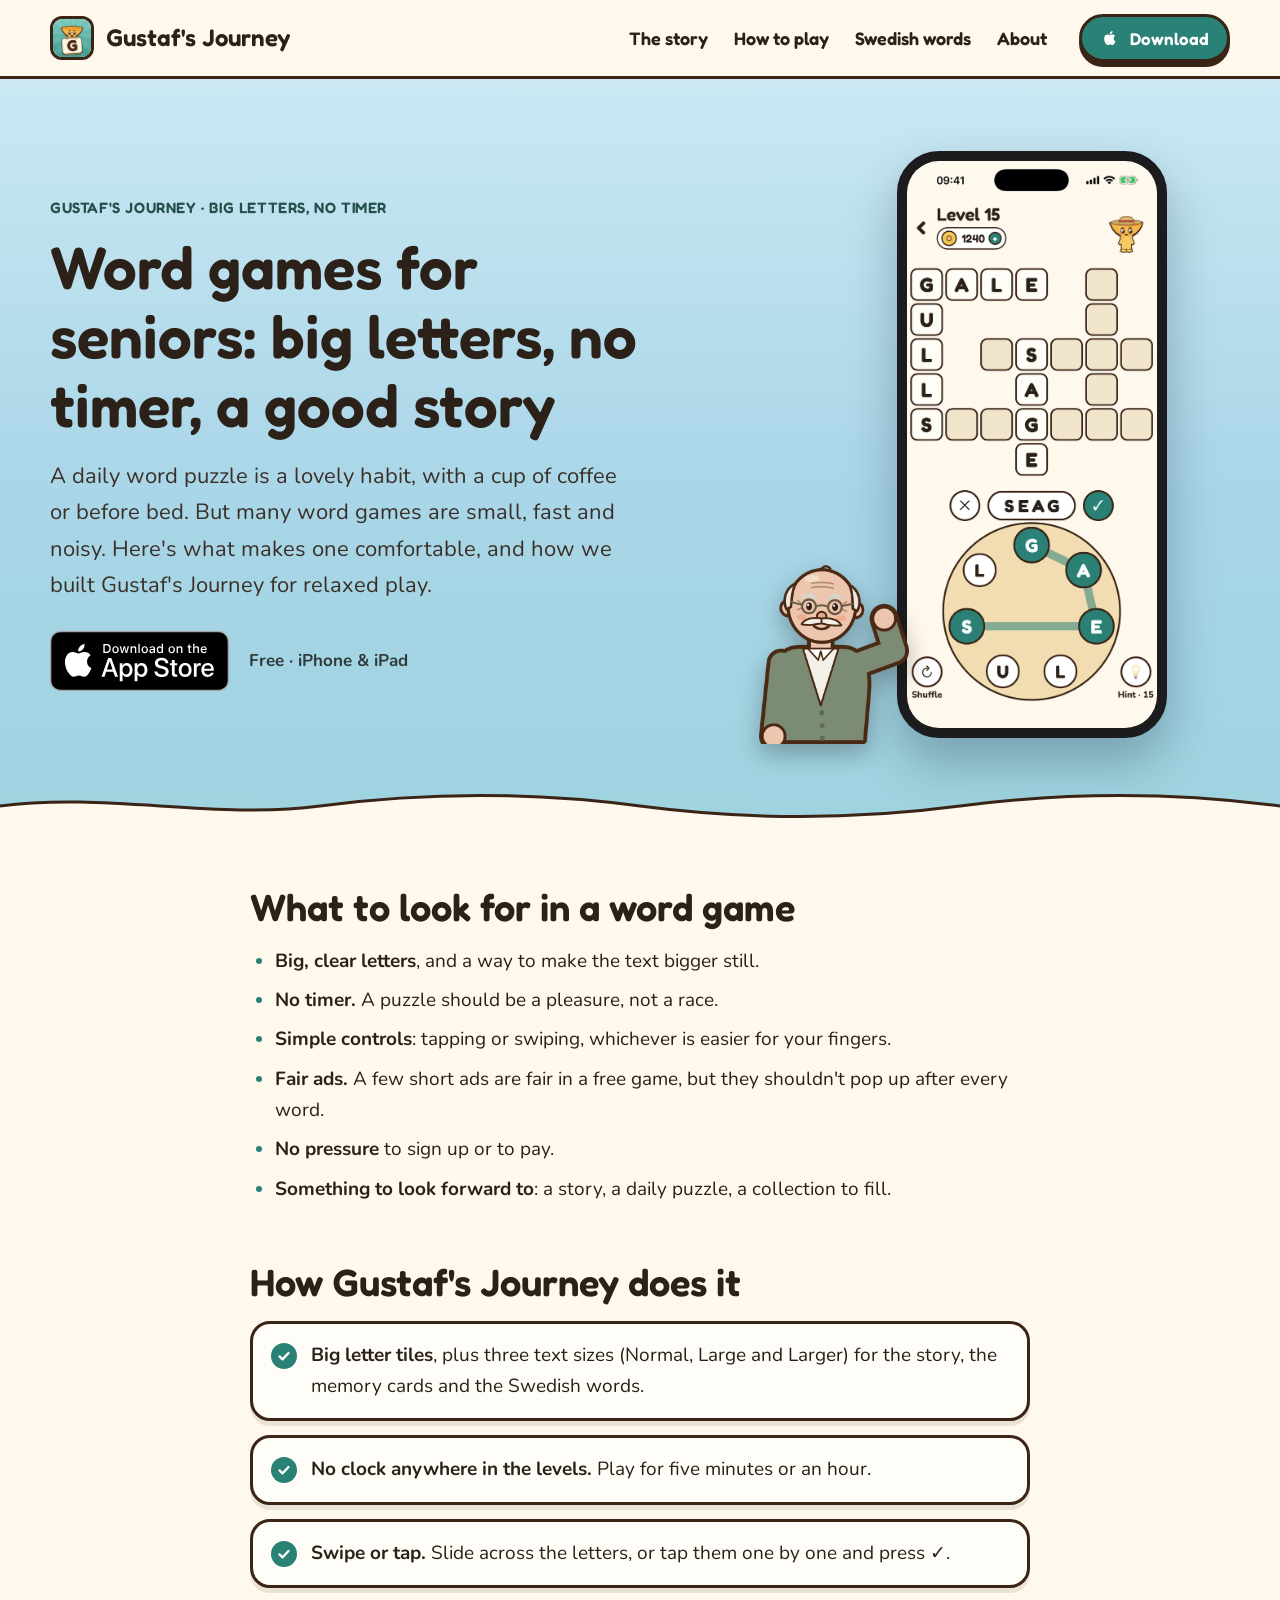
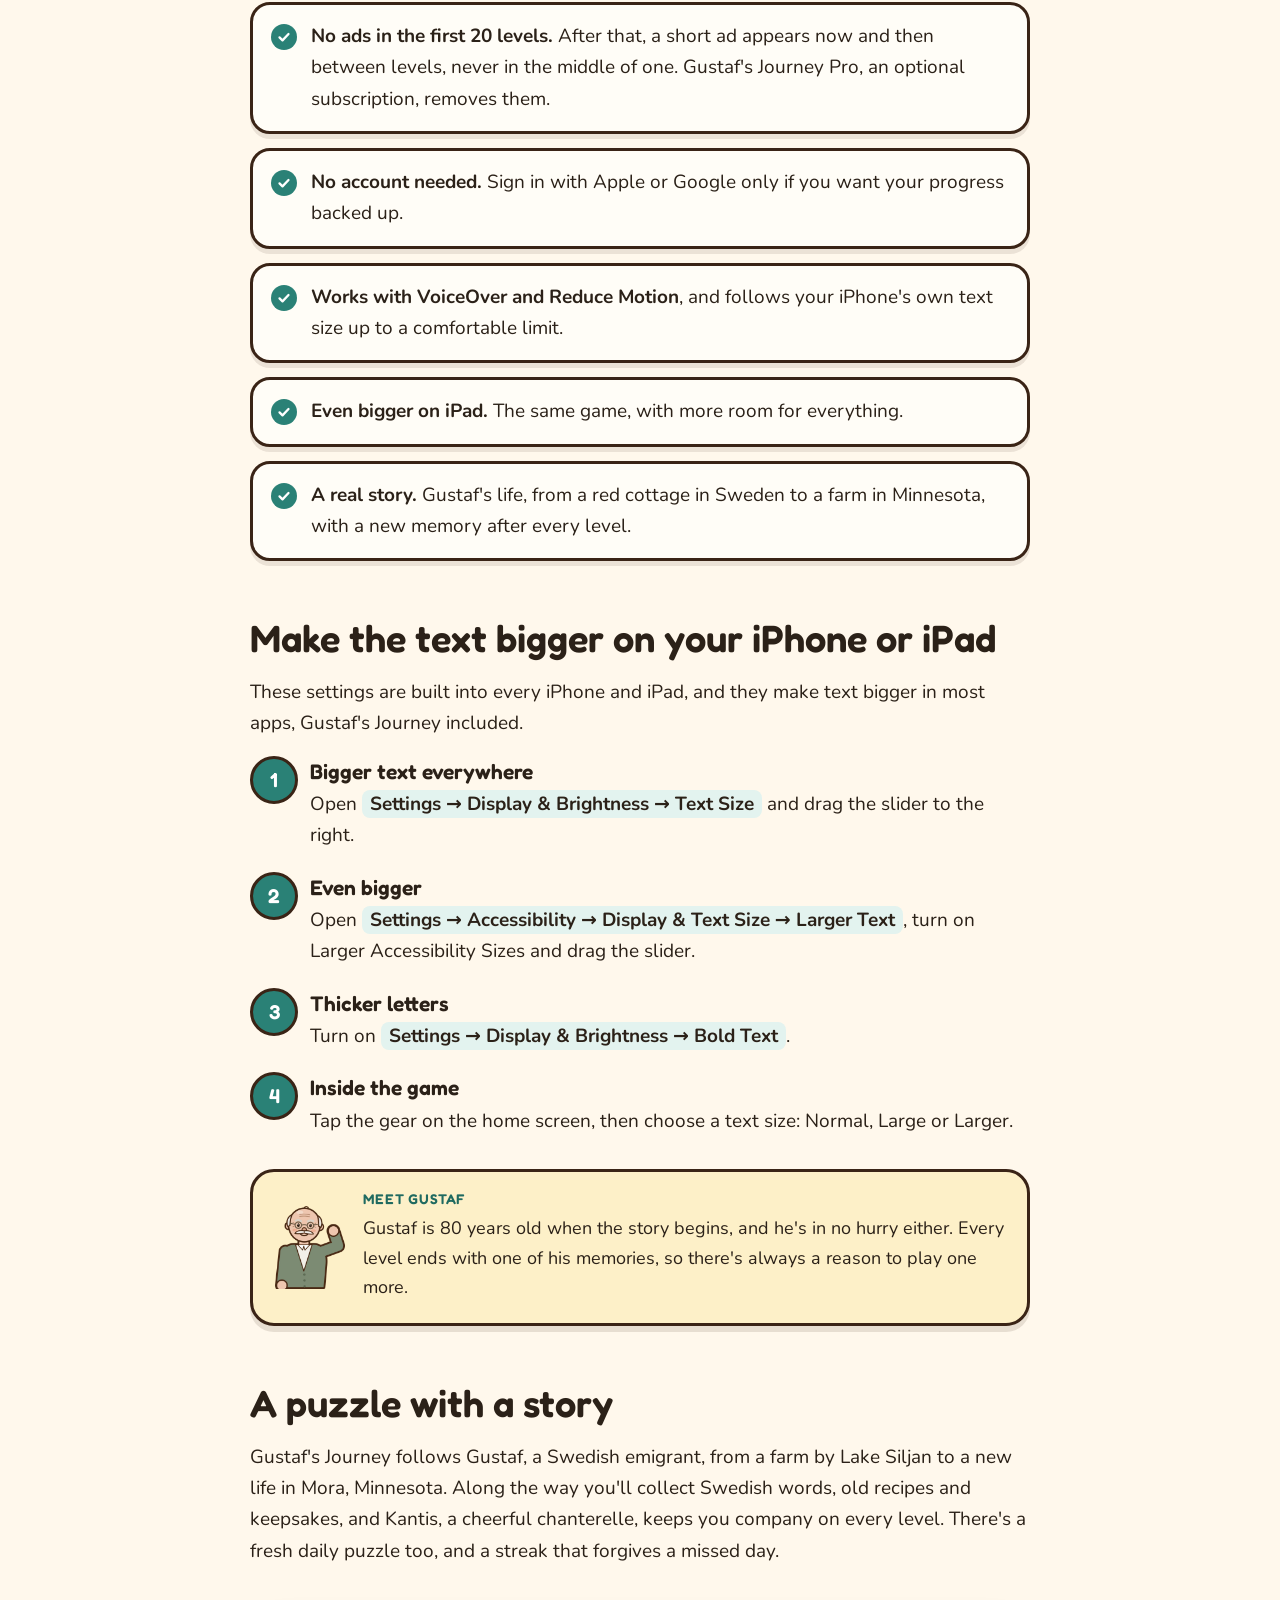
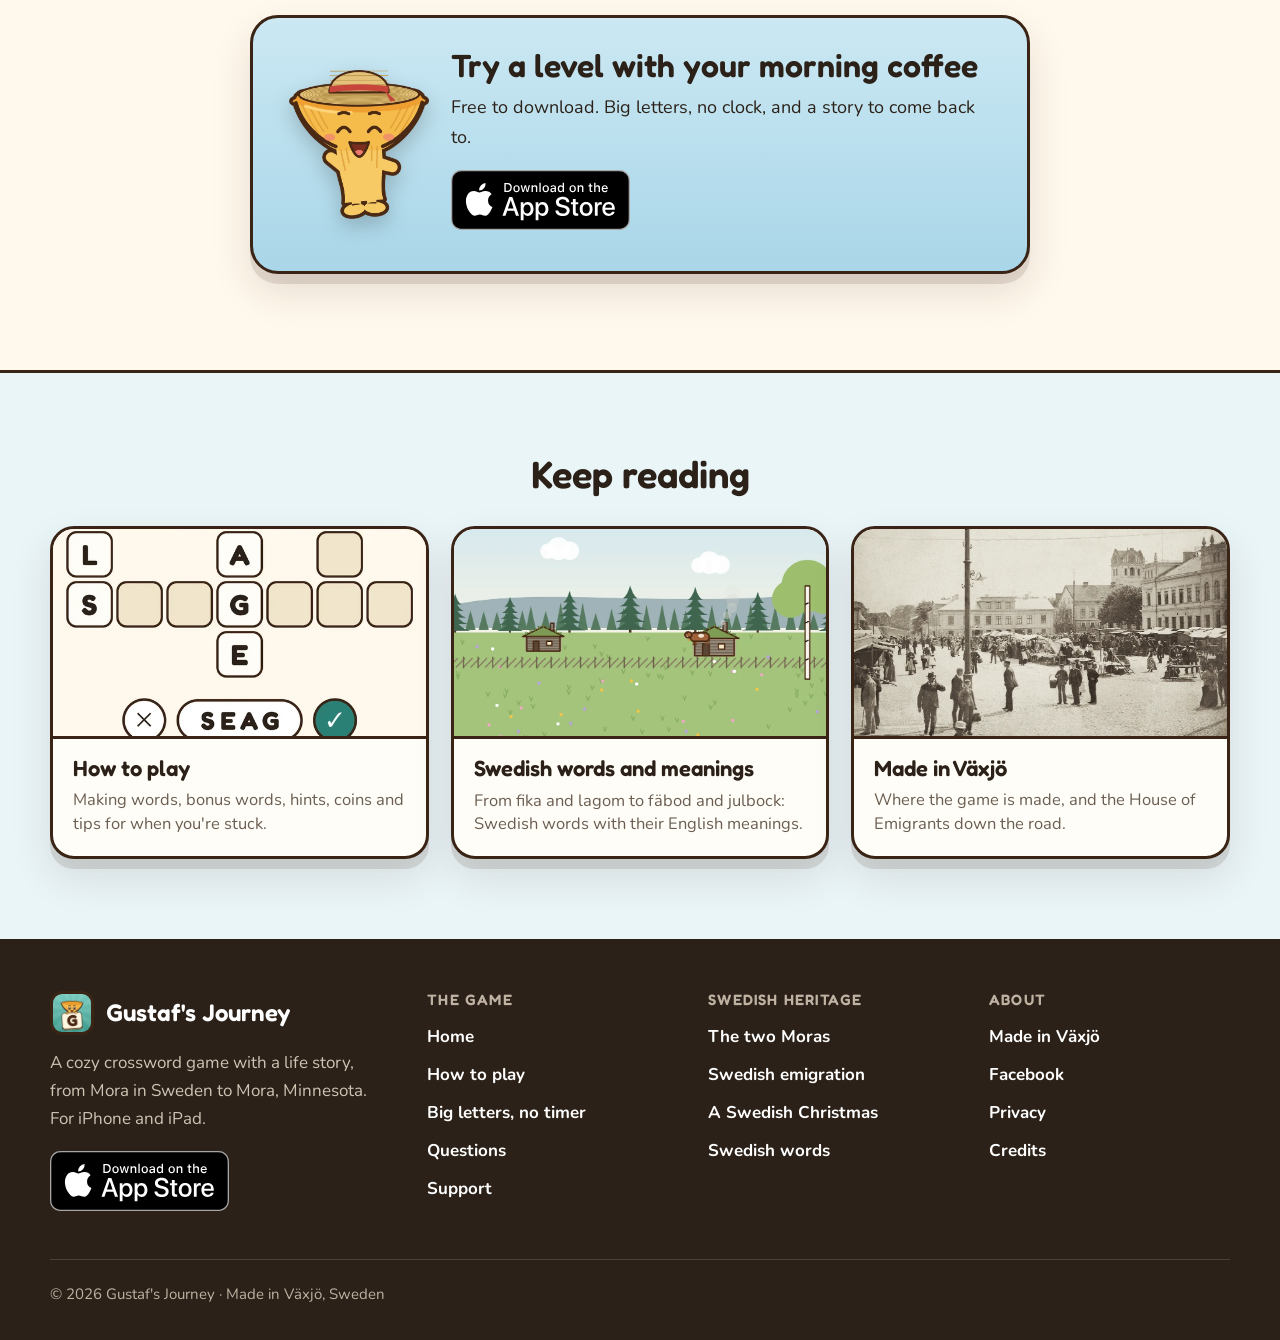
<file: word-games-for-seniors/index.html>
<!doctype html>
<html lang="en">
<head>
  <meta charset="utf-8">
  <meta name="viewport" content="width=device-width, initial-scale=1, viewport-fit=cover">
  <title>Word Games for Seniors: A Relaxing Crossword Game with Big Letters | Gustaf's Journey</title>
  <meta name="description" content="Looking for a relaxing word game for iPhone or iPad with big letters and no timer? What to look for, how to make text bigger on your iPhone, and a cozy crossword game with a life story.">
  <link rel="canonical" href="https://gustafsjourney.com/word-games-for-seniors/">
  <meta name="theme-color" content="#A9D6E8">
  <meta name="apple-itunes-app" content="app-id=6825813658">
  <meta property="og:type" content="article">
  <meta property="og:site_name" content="Gustaf's Journey">
  <meta property="og:title" content="Word Games for Seniors: A Relaxing Crossword Game with Big Letters | Gustaf's Journey">
  <meta property="og:description" content="Looking for a relaxing word game for iPhone or iPad with big letters and no timer? What to look for, how to make text bigger on your iPhone, and a cozy crossword game with a life story.">
  <meta property="og:url" content="https://gustafsjourney.com/word-games-for-seniors/">
  <meta property="og:image" content="https://gustafsjourney.com/img/og.jpg">
  <meta name="twitter:card" content="summary_large_image">
  <link rel="icon" type="image/png" href="/favicon.png">
  <link rel="apple-touch-icon" href="/apple-touch-icon.png">
  <link rel="preload" href="/fonts/fredoka-600.woff" as="font" type="font/woff" crossorigin>
  <link rel="stylesheet" href="/css/site.css">
  <script type="application/ld+json">{"@context": "https://schema.org", "@type": "BreadcrumbList", "itemListElement": [{"@type": "ListItem", "position": 1, "name": "Gustaf's Journey", "item": "https://gustafsjourney.com/"}, {"@type": "ListItem", "position": 2, "name": "Big letters, no timer", "item": "https://gustafsjourney.com/word-games-for-seniors/"}]}</script>
</head>
<body>
  <header class="nav">
    <div class="wrap">
      <a class="brand" href="/" aria-label="Gustaf's Journey, home"><img src="/apple-touch-icon.png" alt="" width="44" height="44">Gustaf's Journey</a>
      <nav class="nav-links" aria-label="Main"><a href="/#story">The story</a><a href="/how-to-play/">How to play</a><a href="/swedish-words/">Swedish words</a><a href="/about/">About</a></nav>
      <a class="btn" href="https://apps.apple.com/app/apple-store/id6825813658?pt=121666913&amp;ct=website&amp;mt=8"><svg viewBox="0 0 24 24" aria-hidden="true"><path d="M16.37 12.6c-.02-2.13 1.74-3.15 1.82-3.2-1-1.45-2.54-1.65-3.08-1.67-1.3-.13-2.55.77-3.21.77-.67 0-1.69-.75-2.78-.73-1.42.02-2.74.83-3.48 2.11-1.49 2.58-.38 6.39 1.06 8.48.71 1.02 1.55 2.17 2.65 2.13 1.07-.04 1.47-.69 2.76-.69 1.28 0 1.65.69 2.77.67 1.15-.02 1.87-1.04 2.57-2.07.82-1.18 1.15-2.33 1.17-2.39-.03-.01-2.24-.86-2.25-3.41zM14.26 6.35c.58-.71.98-1.69.87-2.68-.84.04-1.87.57-2.47 1.27-.54.62-1.02 1.63-.89 2.59.94.07 1.9-.47 2.49-1.18z"/></svg>Download</a>
    </div>
  </header>
  <main>
    <section class="page-hero">
      <div class="wrap grid">
        <div>
          <p class="crumbs"><a href="/">Gustaf's Journey</a> · Big letters, no timer</p>
          <h1>Word games for seniors: big letters, no timer, a good story</h1>
          <p class="lead">A daily word puzzle is a lovely habit, with a cup of coffee or before bed. But many word games are small, fast and noisy. Here's what makes one comfortable, and how we built Gustaf's Journey for relaxed play.</p>
          <div class="hero-cta"><a class="store-badge" href="https://apps.apple.com/app/apple-store/id6825813658?pt=121666913&amp;ct=website&amp;mt=8"><img src="/app-store-badge.svg" alt="Download on the App Store" width="180" height="60"></a><span>Free · iPhone &amp; iPad</span></div>
        </div>
        <div class="phone-art"><div class="mini-phone"><img src="/img/screen-level.webp" alt="A level with big letter tiles and the letter wheel" width="640" height="1391"></div><img class="who left" src="/img/gustaf-1952.webp" alt="Gustaf, aged 80, waving" width="468" height="560"></div>
      </div>
    </section>
    <div class="shore" aria-hidden="true"><svg viewBox="0 0 1440 36" preserveAspectRatio="none"><path d="M0 18 C 120 4, 240 32, 360 18 S 600 4, 720 18 S 960 32, 1080 18 S 1320 4, 1440 18 V36 H0z" fill="#FFF8EC"/><path d="M0 18 C 120 4, 240 32, 360 18 S 600 4, 720 18 S 960 32, 1080 18 S 1320 4, 1440 18" fill="none" stroke="#3A2416" stroke-width="3"/></svg></div>
    <article class="article">

<h2>What to look for in a word game</h2>
<ul>
  <li><strong>Big, clear letters</strong>, and a way to make the text bigger still.</li>
  <li><strong>No timer.</strong> A puzzle should be a pleasure, not a race.</li>
  <li><strong>Simple controls</strong>: tapping or swiping, whichever is easier for your fingers.</li>
  <li><strong>Fair ads.</strong> A few short ads are fair in a free game, but they shouldn't pop up after every word.</li>
  <li><strong>No pressure</strong> to sign up or to pay.</li>
  <li><strong>Something to look forward to</strong>: a story, a daily puzzle, a collection to fill.</li>
</ul>

<h2>How Gustaf's Journey does it</h2>
<ul class="features">
  <li><strong>Big letter tiles</strong>, plus three text sizes (Normal, Large and Larger) for the story, the memory cards and the Swedish words.</li>
  <li><strong>No clock anywhere in the levels.</strong> Play for five minutes or an hour.</li>
  <li><strong>Swipe or tap.</strong> Slide across the letters, or tap them one by one and press ✓.</li>
  <li><strong>No ads in the first 20 levels.</strong> After that, a short ad appears now and then between levels, never in the middle of one. Gustaf's Journey Pro, an optional subscription, removes them.</li>
  <li><strong>No account needed.</strong> Sign in with Apple or Google only if you want your progress backed up.</li>
  <li><strong>Works with VoiceOver and Reduce Motion</strong>, and follows your iPhone's own text size up to a comfortable limit.</li>
  <li><strong>Even bigger on iPad.</strong> The same game, with more room for everything.</li>
  <li><strong>A real story.</strong> Gustaf's life, from a red cottage in Sweden to a farm in Minnesota, with a new memory after every level.</li>
</ul>

<h2>Make the text bigger on your iPhone or iPad</h2>
<p>These settings are built into every iPhone and iPad, and they make text bigger in most apps, Gustaf's Journey included.</p>
<ol class="steps">
  <li><b>Bigger text everywhere</b>Open <span class="path">Settings → Display &amp; Brightness → Text Size</span> and drag the slider to the right.</li>
  <li><b>Even bigger</b>Open <span class="path">Settings → Accessibility → Display &amp; Text Size → Larger Text</span>, turn on Larger Accessibility Sizes and drag the slider.</li>
  <li><b>Thicker letters</b>Turn on <span class="path">Settings → Display &amp; Brightness → Bold Text</span>.</li>
  <li><b>Inside the game</b>Tap the gear on the home screen, then choose a text size: Normal, Large or Larger.</li>
</ol>
<aside class="fact"><img class="" src="/img/gustaf-1952.webp" alt="" width="468" height="560"><p><b>Meet Gustaf</b>Gustaf is 80 years old when the story begins, and he's in no hurry either. Every level ends with one of his memories, so there's always a reason to play one more.</p></aside>

<h2>A puzzle with a story</h2>
<p>Gustaf's Journey follows Gustaf, a Swedish emigrant, from a farm by Lake Siljan to a new life in Mora, Minnesota. Along the way you'll collect Swedish words, old recipes and keepsakes, and Kantis, a cheerful chanterelle, keeps you company on every level. There's a fresh daily puzzle too, and a streak that forgives a missed day.</p>
<div class="cta-card"><img class="k" src="/img/kantis-cheer.webp" alt="Kantis the chanterelle" width="489" height="520"><div><h2>Try a level with your morning coffee</h2><p>Free to download. Big letters, no clock, and a story to come back to.</p><a class="store-badge" href="https://apps.apple.com/app/apple-store/id6825813658?pt=121666913&amp;ct=website&amp;mt=8"><img src="/app-store-badge.svg" alt="Download on the App Store" width="180" height="60"></a></div></div>

    </article>
    <section class="more" aria-labelledby="more-title">
      <div class="wrap">
        <h2 id="more-title">Keep reading</h2>
        <div class="more-grid"><a class="card" href="/how-to-play/"><img src="/img/screen-level.webp" alt="" width="1080" height="675" loading="lazy"><span>How to play<small>Making words, bonus words, hints, coins and tips for when you're stuck.</small></span></a><a class="card" href="/swedish-words/"><img src="/img/scene-fabod.webp" alt="" width="1080" height="675" loading="lazy"><span>Swedish words and meanings<small>From fika and lagom to fäbod and julbock: Swedish words with their English meanings.</small></span></a><a class="card" href="/about/"><img src="/img/photo-vaxjo-market-1900.webp" alt="" width="1080" height="675" loading="lazy"><span>Made in Växjö<small>Where the game is made, and the House of Emigrants down the road.</small></span></a></div>
      </div>
    </section>
  </main>
  <footer>
    <div class="wrap foot">
      <div>
        <a class="brand" href="/"><img src="/apple-touch-icon.png" alt="" width="44" height="44">Gustaf's Journey</a>
        <p>A cozy crossword game with a life story, from Mora in Sweden to Mora, Minnesota. For iPhone and iPad.</p>
        <a class="store-badge" href="https://apps.apple.com/app/apple-store/id6825813658?pt=121666913&amp;ct=website&amp;mt=8"><img src="/app-store-badge.svg" alt="Download on the App Store" width="180" height="60"></a>
      </div>
      <nav aria-label="The game"><h2>The game</h2><a href="/">Home</a><a href="/how-to-play/">How to play</a><a href="/word-games-for-seniors/">Big letters, no timer</a><a href="/#faq">Questions</a><a href="/support/">Support</a></nav>
      <nav aria-label="Swedish heritage"><h2>Swedish heritage</h2><a href="/mora-minnesota/">The two Moras</a><a href="/swedish-emigration/">Swedish emigration</a><a href="/swedish-christmas/">A Swedish Christmas</a><a href="/swedish-words/">Swedish words</a></nav>
      <nav aria-label="About"><h2>About</h2><a href="/about/">Made in Växjö</a><a href="https://www.facebook.com/gustafsjourney">Facebook</a><a href="/privacy/">Privacy</a><a href="/credits/">Credits</a></nav>
    </div>
    <div class="wrap foot-bottom">© 2026 Gustaf's Journey · Made in Växjö, Sweden</div>
  </footer>
</body>
</html>
</file>
<file: css/site.css>
@font-face { font-family: "Fredoka"; font-weight: 600; font-display: swap; src: url("/fonts/fredoka-600.woff") format("woff"); }
@font-face { font-family: "Nunito"; font-weight: 400; font-display: swap; src: url("/fonts/nunito-400.woff") format("woff"); }
@font-face { font-family: "Nunito"; font-weight: 700; font-display: swap; src: url("/fonts/nunito-700.woff") format("woff"); }
:root {
  --bg: #FFF8EC; --paper: #FFFDF7; --ink: #2B2118; --muted: #6B5E52; --outline: #3A2416;
  --sky: #A9D6E8; --teal: #2A8176; --teal-dark: #1F6A60; --coral: #C23A2F; --sun: #F5C451; --sun-soft: #FDF0C8;
  --radius: 28px; --shadow: 0 10px 0 rgba(58, 36, 22, .12), 0 18px 40px rgba(58, 36, 22, .12);
}
* { box-sizing: border-box; }
html { -webkit-text-size-adjust: 100%; }
body { margin: 0; background: var(--bg); color: var(--ink); font: 400 19px/1.65 "Nunito", system-ui, -apple-system, sans-serif; overflow-x: hidden; }
img { display: block; max-width: 100%; height: auto; }
a { color: var(--teal-dark); text-underline-offset: 3px; }
h1, h2, h3 { font-family: "Fredoka", system-ui, sans-serif; font-weight: 600; line-height: 1.15; margin: 0; }
p { margin: 0; }
.wrap { width: min(1180px, 100% - 40px); margin-inline: auto; }
.btn { display: inline-flex; align-items: center; gap: 10px; font: 600 19px/1 "Fredoka", sans-serif; text-decoration: none; color: #fff; background: var(--teal); border: 3px solid var(--outline); border-radius: 999px; padding: 13px 22px; box-shadow: 0 5px 0 var(--outline); transition: transform .15s, box-shadow .15s; white-space: nowrap; }
.btn:hover { transform: translateY(2px); box-shadow: 0 3px 0 var(--outline); }
.btn svg { width: 20px; height: 20px; fill: currentColor; }
.store-badge { display: inline-block; line-height: 0; border-radius: 14px; transition: transform .2s; }
.store-badge img { height: 60px; width: auto; }
.store-badge:hover { transform: translateY(-2px) scale(1.03); }
.store-badge:focus-visible, .btn:focus-visible, .card:focus-visible { outline: 4px solid var(--coral); outline-offset: 4px; }

/* Nav */
.nav { position: sticky; top: 0; z-index: 20; background: rgba(255, 248, 236, .94); backdrop-filter: saturate(1.4) blur(10px); -webkit-backdrop-filter: saturate(1.4) blur(10px); border-bottom: 3px solid var(--outline); }
.nav .wrap { display: flex; align-items: center; gap: 24px; height: 76px; }
.brand { display: flex; align-items: center; gap: 12px; text-decoration: none; color: var(--ink); font: 600 24px/1 "Fredoka", sans-serif; }
.brand img { width: 44px; height: 44px; border-radius: 12px; border: 3px solid var(--outline); }
.nav-links { display: none; gap: 26px; margin-left: auto; }
.nav-links a { color: var(--ink); text-decoration: none; font: 600 18px/1 "Fredoka", sans-serif; }
.nav-links a:hover, .nav-links a[aria-current] { color: var(--teal-dark); }
.nav .btn { margin-left: auto; padding: 11px 18px; font-size: 17px; }
@media (min-width: 980px) { .nav-links { display: flex; } .nav .btn { margin-left: 8px; } }

/* Page hero */
.page-hero { position: relative; overflow: hidden; background: linear-gradient(#CBE8F3 0%, #A9D6E8 55%, #9FD3E0 100%); padding: clamp(36px, 6vw, 72px) 0 clamp(56px, 7vw, 84px); }
.page-hero .grid { display: grid; gap: 40px; align-items: center; }
@media (min-width: 960px) { .page-hero .grid { grid-template-columns: 1.05fr .95fr; gap: 56px; } }
.crumbs { font: 600 15px/1.3 "Fredoka", sans-serif; letter-spacing: .04em; text-transform: uppercase; margin-bottom: 16px; color: #23524C; }
.crumbs a { color: inherit; text-decoration: none; }
.crumbs a:hover { text-decoration: underline; }
.page-hero h1 { font-size: clamp(36px, 5.2vw, 60px); }
.page-hero .lead { margin-top: 18px; font-size: clamp(19px, 2vw, 22px); color: #3B3027; max-width: 34em; }
.hero-cta { margin-top: 28px; display: flex; flex-wrap: wrap; align-items: center; gap: 14px 20px; }
.hero-cta span { font-weight: 700; font-size: 17px; color: #2F3B3A; }
.art { position: relative; padding: 0 0 18px; }
.frame { border: 3px solid var(--outline); border-radius: var(--radius); overflow: hidden; background: var(--sky); box-shadow: var(--shadow); }
.frame img { width: 100%; aspect-ratio: 16 / 10; object-fit: cover; }
.art .who { position: absolute; right: -8px; bottom: 0; width: 34%; filter: drop-shadow(0 10px 12px rgba(0, 0, 0, .28)); }
.art .who.left { right: auto; left: -8px; }
.tag { position: absolute; left: 16px; top: 16px; display: inline-flex; align-items: center; gap: 10px; background: var(--paper); border: 3px solid var(--outline); border-radius: 999px; padding: 7px 14px; font: 600 17px/1.1 "Fredoka", sans-serif; box-shadow: 0 4px 0 rgba(58, 36, 22, .15); }
.tag img { height: 22px; width: auto; border-radius: 3px; }
.split { display: grid; grid-template-columns: 1fr 1fr; gap: 14px; }
.split .frame img { aspect-ratio: 4 / 5; }
.split figure { margin: 0; }
.split .pic { position: relative; }
.split .pos-right { object-position: 80% 50%; }
.split .flag { position: absolute; left: 50%; bottom: -22px; transform: translateX(-50%); height: 46px; width: auto; filter: drop-shadow(0 4px 6px rgba(0, 0, 0, .25)); }
.split figcaption { text-align: center; margin-top: 30px; font: 600 19px/1.2 "Fredoka", sans-serif; }
.phone-art { display: flex; align-items: flex-end; justify-content: center; }
.mini-phone { flex: none; width: min(270px, 58vw); aspect-ratio: 640 / 1391; border: 10px solid #1C1C1E; border-radius: 42px; overflow: hidden; background: #000; box-shadow: 0 24px 50px rgba(20, 40, 60, .3); }
.mini-phone img { width: 100%; height: 100%; object-fit: cover; }
.phone-art .who { width: clamp(100px, 28%, 180px); margin: 0 0 -6px -12px; filter: drop-shadow(0 10px 12px rgba(0, 0, 0, .28)); }
.phone-art .who.left { order: -1; margin: 0 -12px -6px 0; }
.shore { position: relative; height: 0; }
.shore svg { position: absolute; left: 0; right: 0; top: -34px; width: 100%; height: 36px; }

/* Article */
.article { width: min(780px, 100% - 40px); margin: 0 auto; padding: clamp(40px, 6vw, 64px) 0 20px; }
.article > h2 { font-size: clamp(28px, 3.6vw, 38px); margin: 56px 0 16px; }
.article > h2:first-child { margin-top: 0; }
.article h3 { font-size: 24px; margin: 34px 0 10px; }
.article p { margin: 0 0 18px; }
.article ul, .article ol { margin: 0 0 22px; padding-left: 1.3em; }
.article li { margin: 8px 0; }
.article li::marker { color: var(--teal); font-weight: 700; }
.article strong { font-weight: 700; }
.article figure { margin: 34px 0; }
.article figcaption { margin-top: 12px; font-size: 16px; color: var(--muted); text-align: center; }
.date { display: inline-block; margin: 56px 0 10px; font: 600 15px/1 "Fredoka", sans-serif; letter-spacing: .06em; text-transform: uppercase; color: #fff; background: var(--coral); border: 3px solid var(--outline); border-radius: 999px; padding: 8px 14px; }
.date + h2 { margin-top: 0 !important; }
.fact { display: grid; grid-template-columns: 70px 1fr; gap: 18px; align-items: center; background: var(--sun-soft); border: 3px solid var(--outline); border-radius: 24px; padding: 20px 22px; margin: 32px 0; box-shadow: 0 6px 0 rgba(58, 36, 22, .12); }
.fact img { width: 70px; }
.fact p { margin: 0; font-size: 18px; }
.fact b { display: block; font: 600 14px/1 "Fredoka", sans-serif; letter-spacing: .06em; text-transform: uppercase; color: var(--teal-dark); margin-bottom: 8px; }
.path { font-weight: 700; background: #E3F3EF; border-radius: 8px; padding: 1px 8px; white-space: normal; }
ol.steps { list-style: none; padding: 0; counter-reset: step; }
ol.steps > li { counter-increment: step; position: relative; padding-left: 60px; margin: 0 0 22px; min-height: 44px; }
ol.steps > li::before { content: counter(step); position: absolute; left: 0; top: -2px; width: 42px; height: 42px; border-radius: 50%; background: var(--teal); color: #fff; border: 3px solid var(--outline); display: grid; place-items: center; font: 600 20px/1 "Fredoka", sans-serif; }
ol.steps > li b:first-child { display: block; font: 600 21px/1.3 "Fredoka", sans-serif; margin-bottom: 4px; }
.shots { display: grid; grid-template-columns: repeat(auto-fit, minmax(200px, 1fr)); gap: 26px; margin: 30px 0 36px; }
.shots figure { margin: 0 !important; }
.shots .mini-phone { width: 100%; max-width: 230px; margin: 0 auto; border-width: 8px; border-radius: 36px; box-shadow: 0 14px 34px rgba(20, 40, 60, .22); }
.features { list-style: none; padding: 0 !important; display: grid; gap: 14px; }
.features li { margin: 0 !important; background: var(--paper); border: 3px solid var(--outline); border-radius: 20px; padding: 16px 20px 16px 58px; position: relative; box-shadow: 0 5px 0 rgba(58, 36, 22, .1); }
.features li::before { content: ""; position: absolute; left: 18px; top: 19px; width: 26px; height: 26px; border-radius: 50%; background: var(--teal) url("data:image/svg+xml,%3Csvg xmlns='http://www.w3.org/2000/svg' viewBox='0 0 24 24'%3E%3Cpath d='M6 12.5l4 4L18 8' fill='none' stroke='%23fff' stroke-width='3' stroke-linecap='round' stroke-linejoin='round'/%3E%3C/svg%3E") center / 18px no-repeat; }

/* Word cards */
.words { display: grid; grid-template-columns: repeat(auto-fill, minmax(200px, 1fr)); gap: 12px; margin: 18px 0 34px; padding: 0; list-style: none; }
.words li { margin: 0 !important; background: var(--paper); border: 3px solid var(--outline); border-radius: 18px; padding: 12px 16px 14px; box-shadow: 0 4px 0 rgba(58, 36, 22, .1); }
.words b { display: block; font: 600 22px/1.25 "Fredoka", sans-serif; color: var(--ink); }
.words span { display: block; color: var(--muted); font-size: 17px; line-height: 1.35; margin-top: 2px; }
.chips { display: flex; flex-wrap: wrap; gap: 10px; margin: 8px 0 26px; padding: 0; list-style: none; }
.chips li { margin: 0 !important; background: var(--paper); border: 3px solid var(--outline); border-radius: 999px; padding: 6px 14px; font-size: 17px; }
.chips b { font-family: "Fredoka", sans-serif; font-weight: 600; }

/* CTA */
.cta-card { display: grid; gap: 22px; align-items: center; text-align: center; background: linear-gradient(#CBE8F3, #A9D6E8); border: 3px solid var(--outline); border-radius: var(--radius); padding: 28px; margin: 48px 0 20px; box-shadow: var(--shadow); }
.cta-card img.k { width: 140px; margin: 0 auto; filter: drop-shadow(0 8px 10px rgba(0, 0, 0, .2)); }
.cta-card h2 { font-size: clamp(26px, 3.2vw, 32px); }
.cta-card p { margin: 8px 0 18px; font-size: 18px; }
@media (min-width: 700px) { .cta-card { grid-template-columns: auto 1fr; text-align: left; padding: 30px 36px; } }

/* Keep reading */
.more { background: #EAF5F8; border-top: 3px solid var(--outline); padding: clamp(52px, 7vw, 80px) 0; margin-top: 56px; }
.more h2 { text-align: center; font-size: clamp(28px, 3.6vw, 38px); margin-bottom: 30px; }
.more-grid { display: grid; gap: 22px; grid-template-columns: repeat(auto-fit, minmax(250px, 1fr)); }
.card { display: block; text-decoration: none; color: var(--ink); background: var(--paper); border: 3px solid var(--outline); border-radius: 24px; overflow: hidden; box-shadow: var(--shadow); transition: transform .2s; }
.card:hover { transform: translateY(-3px); }
.card img { width: 100%; aspect-ratio: 16 / 9; object-fit: cover; border-bottom: 3px solid var(--outline); }
.card span { display: block; padding: 16px 20px 20px; font: 600 22px/1.25 "Fredoka", sans-serif; }
.card small { display: block; margin-top: 6px; font: 400 16.5px/1.45 "Nunito", sans-serif; color: var(--muted); }

/* Footer */
footer { background: var(--ink); color: #EFE5D6; padding: 52px 0 calc(34px + env(safe-area-inset-bottom)); font-size: 17px; }
.foot { display: grid; gap: 34px 40px; grid-template-columns: 1fr; }
@media (min-width: 760px) { .foot { grid-template-columns: 1.4fr 1fr 1fr 1fr; } }
.foot .brand { color: #fff; }
.foot p { margin: 14px 0 18px; color: #CFC3B3; max-width: 22em; }
.foot nav { display: flex; flex-direction: column; gap: 10px; }
.foot h2 { font-size: 15px; letter-spacing: .08em; text-transform: uppercase; color: #BFB2A2; margin-bottom: 4px; }
.foot a { color: #fff; text-decoration: none; font-weight: 700; }
.foot a:hover { text-decoration: underline; }
.foot-bottom { margin-top: 38px; padding-top: 22px; border-top: 1px solid rgba(255, 255, 255, .15); color: #BFB2A2; font-size: 15px; }
.visually-hidden { position: absolute; width: 1px; height: 1px; overflow: hidden; clip: rect(0 0 0 0); white-space: nowrap; }
.article .words, .article .chips { padding-left: 0; }

/* Real photos */
.frame { position: relative; }
.frame.natural img { aspect-ratio: auto; }
.credit { display: block; margin-top: 4px; font-size: 13.5px; line-height: 1.4; color: var(--muted); }
.credit a { color: inherit; }
.art .credit { margin: 10px 4px 0; max-width: 62%; }
.lbl { position: absolute; left: 10px; top: 10px; background: var(--paper); border: 2px solid var(--outline); border-radius: 999px; padding: 4px 11px; font: 600 14px/1 "Fredoka", sans-serif; box-shadow: 0 3px 0 rgba(58, 36, 22, .15); }
.lbl.game { background: var(--sun); }
.pair, .trio, .quad { display: grid; gap: 16px; margin: 34px 0; }
.pair { grid-template-columns: 1fr 1fr; }
.quad { grid-template-columns: 1fr 1fr; }
.trio { grid-template-columns: 1fr; }
@media (min-width: 640px) { .trio { grid-template-columns: repeat(3, 1fr); } }
@media (max-width: 520px) { .pair, .quad { grid-template-columns: 1fr; } }
.pair figure, .trio figure, .quad figure { margin: 0 !important; }
.pair .frame img, .trio .frame img, .quad .frame img { aspect-ratio: 4 / 3; }
.pair figcaption, .trio figcaption, .quad figcaption { text-align: left; font-size: 15.5px; }
.group-cap { margin: -18px 0 30px; font-size: 16px; color: var(--muted); text-align: center; }
figure.narrow { max-width: 440px; margin-inline: auto !important; }
.split figcaption .credit { font: 400 12.5px/1.35 "Nunito", sans-serif; }
.sources { font-size: 16.5px; color: var(--muted); padding-left: 1.2em !important; }
.sources li { margin: 4px 0 !important; }
.sources-intro { font-size: 17px; color: var(--muted); }
</file>
